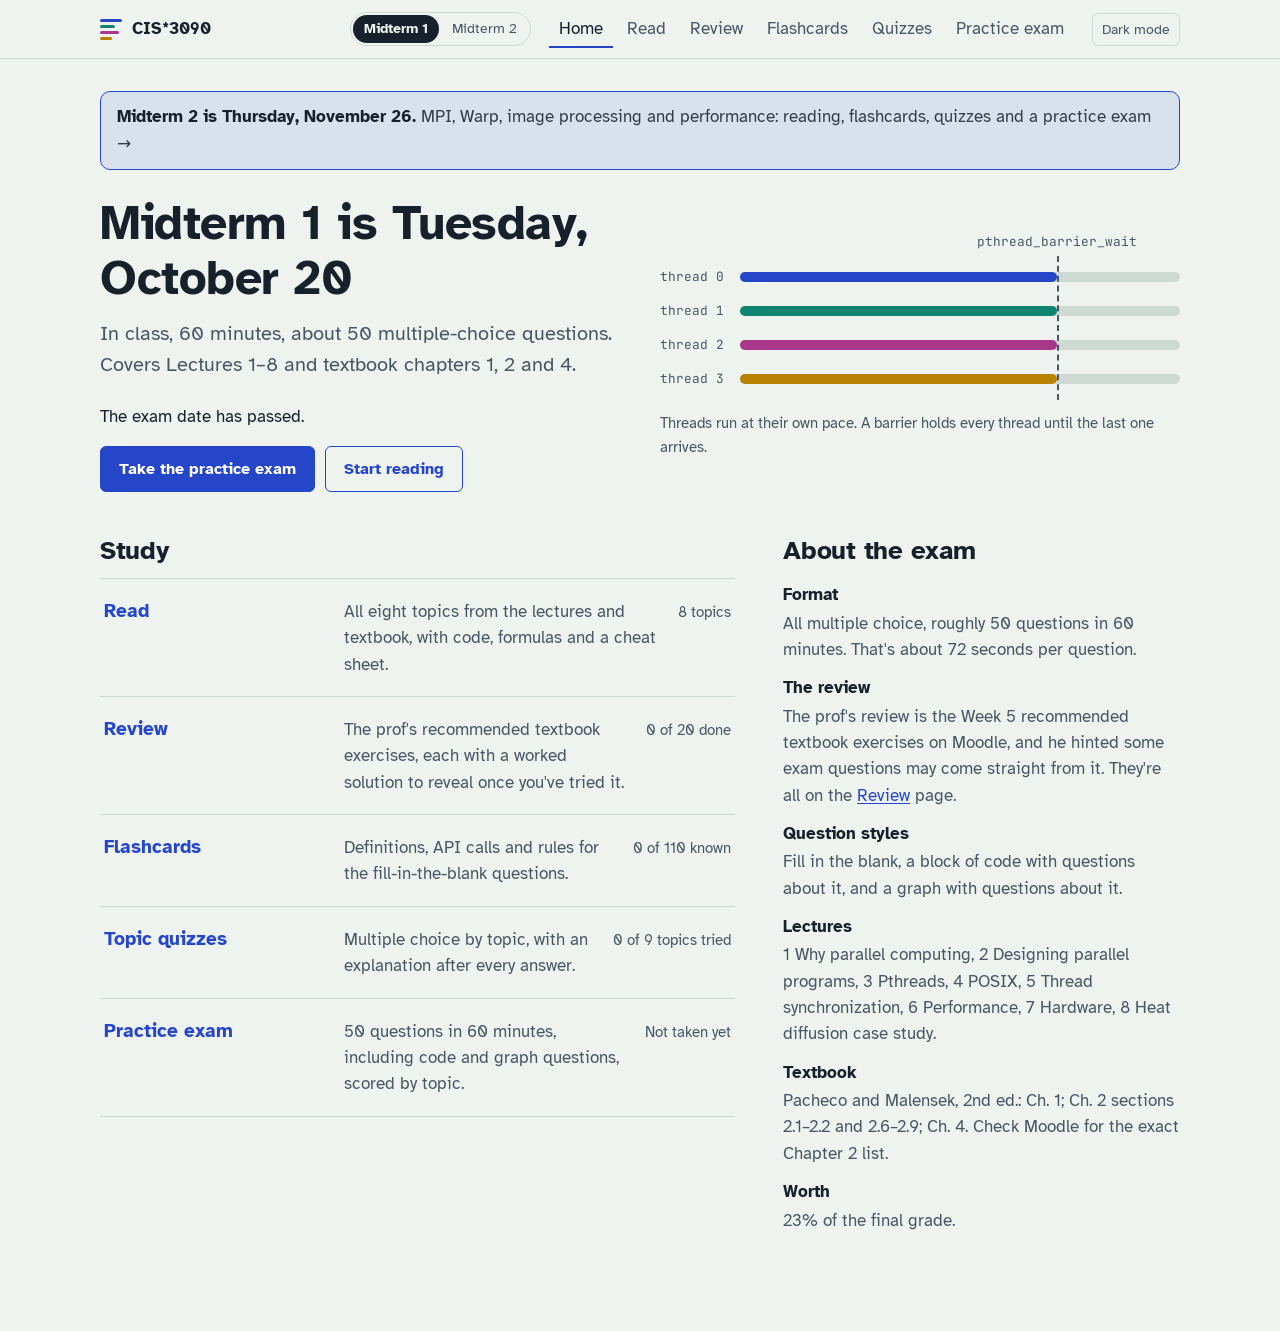
<file: index.html>
<!doctype html>
<html lang="en">
<head>
  <meta charset="utf-8">
  <meta name="viewport" content="width=device-width, initial-scale=1">
  <title>CIS*3090 Midterm 1 Study</title>
  <meta name="description" content="Reading, flashcards, topic quizzes and a timed practice exam for CIS*3090 Parallel Programming Midterm 1.">
  <link rel="preconnect" href="https://fonts.googleapis.com">
  <link rel="preconnect" href="https://fonts.gstatic.com" crossorigin>
  <link href="https://fonts.googleapis.com/css2?family=Atkinson+Hyperlegible:wght@400;700&family=JetBrains+Mono:wght@400;600&display=swap" rel="stylesheet">
  <link rel="stylesheet" href="assets/style.css">
  <link rel="icon" href="data:image/svg+xml,%3Csvg xmlns='http://www.w3.org/2000/svg' viewBox='0 0 16 16'%3E%3Crect y='1' width='16' height='2.5' rx='1' fill='%232546c9'/%3E%3Crect y='5' width='11' height='2.5' rx='1' fill='%230e8570'/%3E%3Crect y='9' width='14' height='2.5' rx='1' fill='%23a8378a'/%3E%3Crect y='13' width='8' height='2.5' rx='1' fill='%23b98200'/%3E%3C/svg%3E">
</head>
<body data-page="home">
  <header id="site-header"></header>
  <main>
    <a class="next-exam" href="m2/index.html"><strong>Midterm 2 is Thursday, November 26.</strong> <span>MPI, Warp, image processing and performance: reading, flashcards, quizzes and a practice exam →</span></a>
    <section class="hero">
      <div>
        <h1>Midterm 1 is Tuesday, October 20</h1>
        <p class="when">In class, 60 minutes, about 50 multiple-choice questions. Covers Lectures 1–8 and textbook chapters 1, 2 and 4.</p>
        <p class="countdown" id="countdown"></p>
        <div class="btn-row">
          <a class="btn" href="exam.html">Take the practice exam</a>
          <a class="btn secondary" href="read.html">Start reading</a>
        </div>
      </div>
      <figure class="lanes" aria-label="Four threads progress at different speeds and all stop at a barrier">
        <div class="lane-box">
          <span class="barrier-label" aria-hidden="true">pthread_barrier_wait</span>
          <div class="lane"><span class="lane-name">thread 0</span><div class="lane-track"><div class="lane-bar"></div></div></div>
          <div class="lane"><span class="lane-name">thread 1</span><div class="lane-track"><div class="lane-bar"></div></div></div>
          <div class="lane"><span class="lane-name">thread 2</span><div class="lane-track"><div class="lane-bar"></div></div></div>
          <div class="lane"><span class="lane-name">thread 3</span><div class="lane-track"><div class="lane-bar"></div></div></div>
          <div class="barrier-line" aria-hidden="true"></div>
        </div>
        <figcaption class="lanes-caption">Threads run at their own pace. A barrier holds every thread until the last one arrives.</figcaption>
      </figure>
    </section>

    <div class="home-grid">
      <section aria-labelledby="study-h">
        <h2 id="study-h" style="margin-top:0">Study</h2>
        <ul class="study-list">
          <li><a href="read.html"><span class="name">Read</span><span class="desc">All eight topics from the lectures and textbook, with code, formulas and a cheat sheet.</span><span class="stat" id="stat-read">8 topics</span></a></li>
          <li><a href="review.html"><span class="name">Review</span><span class="desc">The prof's recommended textbook exercises, each with a worked solution to reveal once you've tried it.</span><span class="stat" id="stat-review"></span></a></li>
          <li><a href="flashcards.html"><span class="name">Flashcards</span><span class="desc">Definitions, API calls and rules for the fill-in-the-blank questions.</span><span class="stat" id="stat-cards"></span></a></li>
          <li><a href="quiz.html"><span class="name">Topic quizzes</span><span class="desc">Multiple choice by topic, with an explanation after every answer.</span><span class="stat" id="stat-quiz"></span></a></li>
          <li><a href="exam.html"><span class="name">Practice exam</span><span class="desc">50 questions in 60 minutes, including code and graph questions, scored by topic.</span><span class="stat" id="stat-exam"></span></a></li>
        </ul>
      </section>

      <aside aria-labelledby="facts-h">
        <h2 id="facts-h" style="margin-top:0">About the exam</h2>
        <dl class="facts">
          <dt>Format</dt>
          <dd>All multiple choice, roughly 50 questions in 60 minutes. That's about 72 seconds per question.</dd>
          <dt>The review</dt>
          <dd>The prof's review is the Week 5 recommended textbook exercises on Moodle, and he hinted some exam questions may come straight from it. They're all on the <a href="review.html">Review</a> page.</dd>
          <dt>Question styles</dt>
          <dd>Fill in the blank, a block of code with questions about it, and a graph with questions about it.</dd>
          <dt>Lectures</dt>
          <dd>1 Why parallel computing, 2 Designing parallel programs, 3 Pthreads, 4 POSIX, 5 Thread synchronization, 6 Performance, 7 Hardware, 8 Heat diffusion case study.</dd>
          <dt>Textbook</dt>
          <dd>Pacheco and Malensek, 2nd ed.: Ch. 1; Ch. 2 sections 2.1–2.2 and 2.6–2.9; Ch. 4. Check Moodle for the exact Chapter 2 list.</dd>
          <dt>Worth</dt>
          <dd>23% of the final grade.</dd>
        </dl>
      </aside>
    </div>
  </main>

  <script src="assets/common.js"></script>
  <script src="data/flashcards.js"></script>
  <script src="data/bank.js"></script>
  <script src="data/review.js"></script>
  <script>
    (function () {
      const S = window.Study;
      const d = S.daysUntilExam();
      const cd = document.getElementById('countdown');
      if (d > 1) cd.innerHTML = '<strong>' + d + '</strong> days to go.';
      else if (d === 1) cd.innerHTML = '<strong>Tomorrow.</strong> Review the cheat sheet and sleep.';
      else if (d === 0) cd.innerHTML = '<strong>Today.</strong> Good luck.';
      else cd.textContent = 'The exam date has passed.';

      const known = S.store.get('cardsKnown', []);
      document.getElementById('stat-cards').textContent = known.length + ' of ' + window.FLASHCARDS.length + ' known';

      const rdone = S.store.get('reviewDone', []);
      document.getElementById('stat-review').textContent = rdone.length + ' of 20 done';

      const best = S.store.get('quizBest', {});
      const done = S.TOPIC_ORDER.filter(t => best[t]).length;
      document.getElementById('stat-quiz').textContent = done + ' of ' + S.TOPIC_ORDER.length + ' topics tried';

      const attempts = S.store.get('examAttempts', []);
      document.getElementById('stat-exam').textContent = attempts.length
        ? 'Best ' + Math.max.apply(null, attempts.map(a => Math.round(100 * a.score / a.total))) + '%'
        : 'Not taken yet';
    })();
  </script>
</body>
</html>
</file>
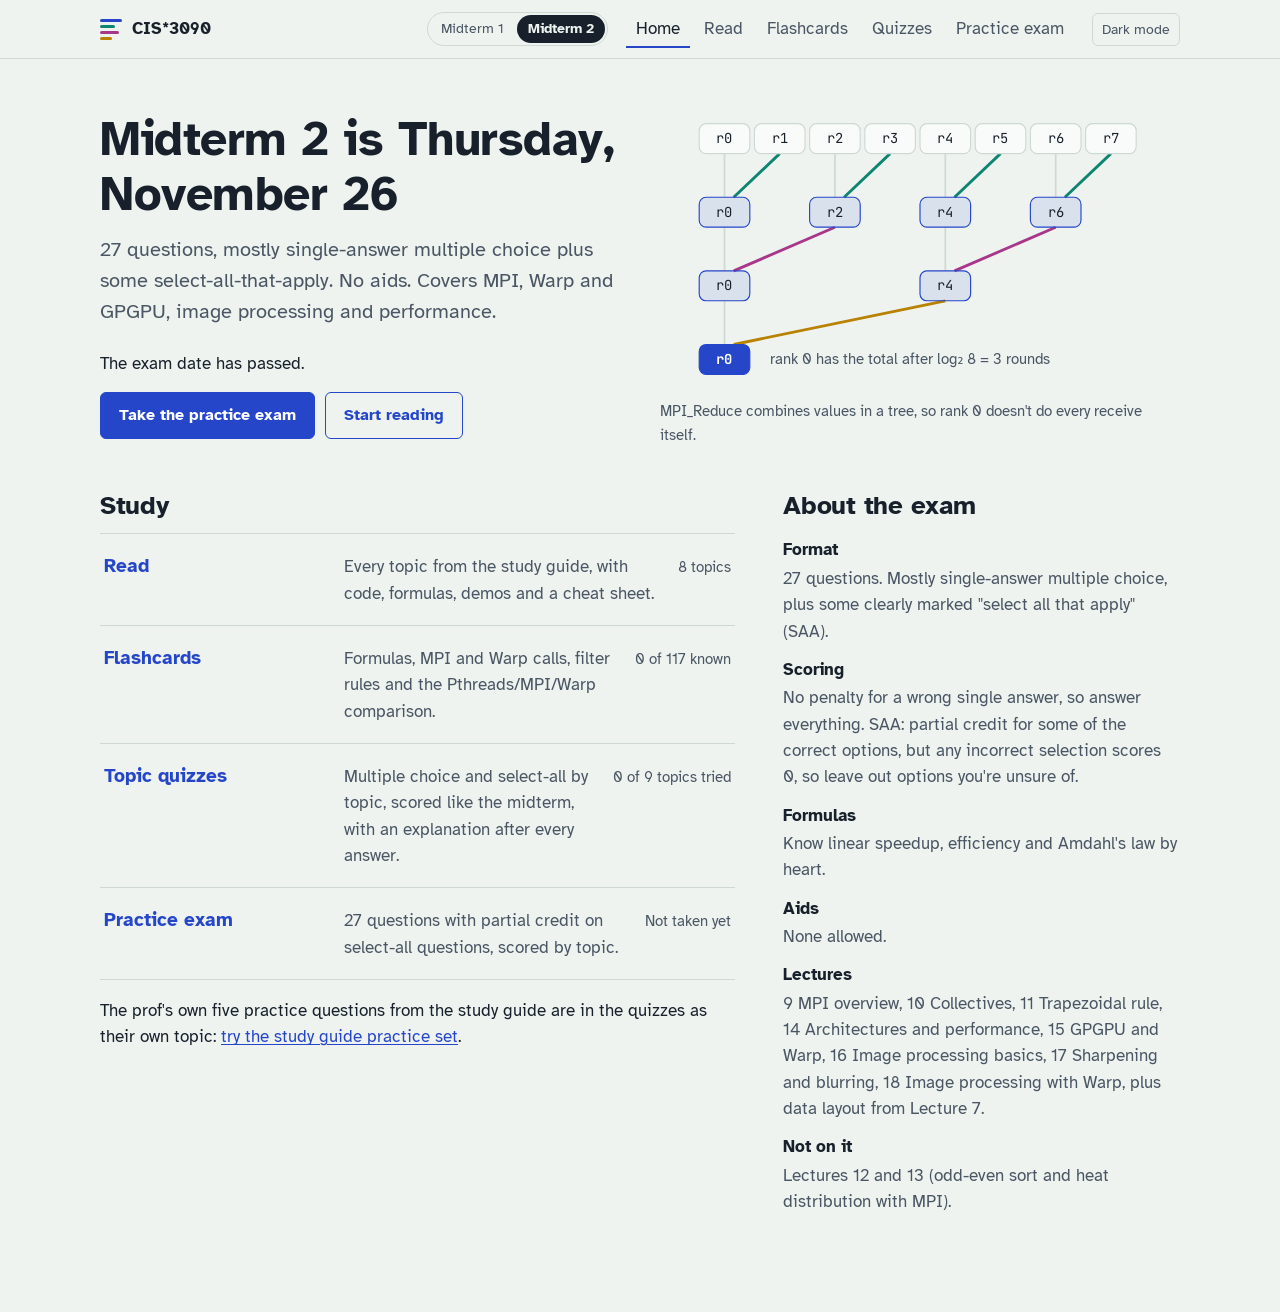
<file: m2/index.html>
<!doctype html>
<html lang="en" data-exam="mt2">
<head>
  <meta charset="utf-8">
  <meta name="viewport" content="width=device-width, initial-scale=1">
  <title>CIS*3090 Midterm 2 Study</title>
  <meta name="description" content="Reading, flashcards, topic quizzes and a timed practice exam for CIS*3090 Parallel Programming Midterm 2: MPI, Warp and image processing.">
  <link rel="preconnect" href="https://fonts.googleapis.com">
  <link rel="preconnect" href="https://fonts.gstatic.com" crossorigin>
  <link href="https://fonts.googleapis.com/css2?family=Atkinson+Hyperlegible:wght@400;700&family=JetBrains+Mono:wght@400;600&display=swap" rel="stylesheet">
  <link rel="stylesheet" href="../assets/style.css">
  <link rel="icon" href="data:image/svg+xml,%3Csvg xmlns='http://www.w3.org/2000/svg' viewBox='0 0 16 16'%3E%3Crect y='1' width='16' height='2.5' rx='1' fill='%232546c9'/%3E%3Crect y='5' width='11' height='2.5' rx='1' fill='%230e8570'/%3E%3Crect y='9' width='14' height='2.5' rx='1' fill='%23a8378a'/%3E%3Crect y='13' width='8' height='2.5' rx='1' fill='%23b98200'/%3E%3C/svg%3E">
</head>
<body data-page="home">
  <header id="site-header"></header>
  <main>
    <section class="hero">
      <div>
        <h1>Midterm 2 is Thursday, November 26</h1>
        <p class="when">27 questions, mostly single-answer multiple choice plus some select-all-that-apply. No aids. Covers MPI, Warp and GPGPU, image processing and performance.</p>
        <p class="countdown" id="countdown"></p>
        <div class="btn-row">
          <a class="btn" href="exam.html">Take the practice exam</a>
          <a class="btn secondary" href="read.html">Start reading</a>
        </div>
      </div>
      <figure class="tree-fig" aria-label="Eight MPI ranks combine their values in three rounds, ending on rank 0, as MPI_Reduce does">
        <svg viewBox="0 0 400 244" role="img" aria-hidden="true" font-family="var(--mono)" font-size="12"><line x1="30.0" y1="44" x2="30.0" y2="82" stroke="var(--rule)" stroke-width="1.5"/><line x1="78.0" y1="44" x2="38.0" y2="82" stroke="var(--t1)" stroke-width="2.5"/><line x1="126.0" y1="44" x2="126.0" y2="82" stroke="var(--rule)" stroke-width="1.5"/><line x1="174.0" y1="44" x2="134.0" y2="82" stroke="var(--t1)" stroke-width="2.5"/><line x1="222.0" y1="44" x2="222.0" y2="82" stroke="var(--rule)" stroke-width="1.5"/><line x1="270.0" y1="44" x2="230.0" y2="82" stroke="var(--t1)" stroke-width="2.5"/><line x1="318.0" y1="44" x2="318.0" y2="82" stroke="var(--rule)" stroke-width="1.5"/><line x1="366.0" y1="44" x2="326.0" y2="82" stroke="var(--t1)" stroke-width="2.5"/><line x1="30.0" y1="108" x2="30.0" y2="146" stroke="var(--rule)" stroke-width="1.5"/><line x1="126.0" y1="108" x2="38.0" y2="146" stroke="var(--t2)" stroke-width="2.5"/><line x1="222.0" y1="108" x2="222.0" y2="146" stroke="var(--rule)" stroke-width="1.5"/><line x1="318.0" y1="108" x2="230.0" y2="146" stroke="var(--t2)" stroke-width="2.5"/><line x1="30.0" y1="172" x2="30.0" y2="210" stroke="var(--rule)" stroke-width="1.5"/><line x1="222.0" y1="172" x2="38.0" y2="210" stroke="var(--t3)" stroke-width="2.5"/><rect x="8" y="18" width="44" height="26" rx="6" fill="var(--paper-2)" stroke="var(--rule)"/><rect x="56" y="18" width="44" height="26" rx="6" fill="var(--paper-2)" stroke="var(--rule)"/><rect x="104" y="18" width="44" height="26" rx="6" fill="var(--paper-2)" stroke="var(--rule)"/><rect x="152" y="18" width="44" height="26" rx="6" fill="var(--paper-2)" stroke="var(--rule)"/><rect x="200" y="18" width="44" height="26" rx="6" fill="var(--paper-2)" stroke="var(--rule)"/><rect x="248" y="18" width="44" height="26" rx="6" fill="var(--paper-2)" stroke="var(--rule)"/><rect x="296" y="18" width="44" height="26" rx="6" fill="var(--paper-2)" stroke="var(--rule)"/><rect x="344" y="18" width="44" height="26" rx="6" fill="var(--paper-2)" stroke="var(--rule)"/><rect x="8" y="82" width="44" height="26" rx="6" fill="var(--accent-soft)" stroke="var(--accent)"/><rect x="104" y="82" width="44" height="26" rx="6" fill="var(--accent-soft)" stroke="var(--accent)"/><rect x="200" y="82" width="44" height="26" rx="6" fill="var(--accent-soft)" stroke="var(--accent)"/><rect x="296" y="82" width="44" height="26" rx="6" fill="var(--accent-soft)" stroke="var(--accent)"/><rect x="8" y="146" width="44" height="26" rx="6" fill="var(--accent-soft)" stroke="var(--accent)"/><rect x="200" y="146" width="44" height="26" rx="6" fill="var(--accent-soft)" stroke="var(--accent)"/><rect x="8" y="210" width="44" height="26" rx="6" fill="var(--accent)" stroke="var(--accent)"/><text x="30.0" y="35" text-anchor="middle" fill="var(--ink)">r0</text><text x="78.0" y="35" text-anchor="middle" fill="var(--ink)">r1</text><text x="126.0" y="35" text-anchor="middle" fill="var(--ink)">r2</text><text x="174.0" y="35" text-anchor="middle" fill="var(--ink)">r3</text><text x="222.0" y="35" text-anchor="middle" fill="var(--ink)">r4</text><text x="270.0" y="35" text-anchor="middle" fill="var(--ink)">r5</text><text x="318.0" y="35" text-anchor="middle" fill="var(--ink)">r6</text><text x="366.0" y="35" text-anchor="middle" fill="var(--ink)">r7</text><text x="30.0" y="99" text-anchor="middle" fill="var(--ink)">r0</text><text x="126.0" y="99" text-anchor="middle" fill="var(--ink)">r2</text><text x="222.0" y="99" text-anchor="middle" fill="var(--ink)">r4</text><text x="318.0" y="99" text-anchor="middle" fill="var(--ink)">r6</text><text x="30.0" y="163" text-anchor="middle" fill="var(--ink)">r0</text><text x="222.0" y="163" text-anchor="middle" fill="var(--ink)">r4</text><text x="30.0" y="227" text-anchor="middle" fill="var(--accent-ink)" font-weight="700">r0</text><text x="70" y="227" fill="var(--ink-2)" font-family="var(--font)" font-size="13">rank 0 has the total after log₂ 8 = 3 rounds</text></svg>
        <figcaption class="lanes-caption">MPI_Reduce combines values in a tree, so rank 0 doesn't do every receive itself.</figcaption>
      </figure>
    </section>

    <div class="home-grid">
      <section aria-labelledby="study-h">
        <h2 id="study-h" style="margin-top:0">Study</h2>
        <ul class="study-list">
          <li><a href="read.html"><span class="name">Read</span><span class="desc">Every topic from the study guide, with code, formulas, demos and a cheat sheet.</span><span class="stat">8 topics</span></a></li>
          <li><a href="flashcards.html"><span class="name">Flashcards</span><span class="desc">Formulas, MPI and Warp calls, filter rules and the Pthreads/MPI/Warp comparison.</span><span class="stat" id="stat-cards"></span></a></li>
          <li><a href="quiz.html"><span class="name">Topic quizzes</span><span class="desc">Multiple choice and select-all by topic, scored like the midterm, with an explanation after every answer.</span><span class="stat" id="stat-quiz"></span></a></li>
          <li><a href="exam.html"><span class="name">Practice exam</span><span class="desc">27 questions with partial credit on select-all questions, scored by topic.</span><span class="stat" id="stat-exam"></span></a></li>
        </ul>
        <p style="margin-top:18px">The prof's own five practice questions from the study guide are in the quizzes as their own topic: <a href="quiz.html?topic=guide&amp;all=1">try the study guide practice set</a>.</p>
      </section>

      <aside aria-labelledby="facts-h">
        <h2 id="facts-h" style="margin-top:0">About the exam</h2>
        <dl class="facts">
          <dt>Format</dt>
          <dd>27 questions. Mostly single-answer multiple choice, plus some clearly marked "select all that apply" (SAA).</dd>
          <dt>Scoring</dt>
          <dd>No penalty for a wrong single answer, so answer everything. SAA: partial credit for some of the correct options, but any incorrect selection scores 0, so leave out options you're unsure of.</dd>
          <dt>Formulas</dt>
          <dd>Know linear speedup, efficiency and Amdahl's law by heart.</dd>
          <dt>Aids</dt>
          <dd>None allowed.</dd>
          <dt>Lectures</dt>
          <dd>9 MPI overview, 10 Collectives, 11 Trapezoidal rule, 14 Architectures and performance, 15 GPGPU and Warp, 16 Image processing basics, 17 Sharpening and blurring, 18 Image processing with Warp, plus data layout from Lecture 7.</dd>
          <dt>Not on it</dt>
          <dd>Lectures 12 and 13 (odd-even sort and heat distribution with MPI).</dd>
        </dl>
      </aside>
    </div>
  </main>

  <script src="../assets/common.js"></script>
  <script src="data/flashcards.js"></script>
  <script src="data/bank.js"></script>
  <script>
    (function () {
      const S = window.Study;
      const d = S.daysUntilExam();
      const cd = document.getElementById('countdown');
      if (d > 1) cd.innerHTML = '<strong>' + d + '</strong> days to go.';
      else if (d === 1) cd.innerHTML = '<strong>Tomorrow.</strong> Review the cheat sheet and sleep.';
      else if (d === 0) cd.innerHTML = '<strong>Today.</strong> Good luck.';
      else cd.textContent = 'The exam date has passed.';

      const known = S.store.get('cardsKnown', []);
      document.getElementById('stat-cards').textContent = known.length + ' of ' + window.FLASHCARDS.length + ' known';

      const best = S.store.get('quizBest', {});
      const done = S.TOPIC_ORDER.filter(t => best[t]).length;
      document.getElementById('stat-quiz').textContent = done + ' of ' + S.TOPIC_ORDER.length + ' topics tried';

      const attempts = S.store.get('examAttempts', []);
      document.getElementById('stat-exam').textContent = attempts.length
        ? 'Best ' + Math.max.apply(null, attempts.map(a => Math.round(100 * a.score / a.total))) + '%'
        : 'Not taken yet';
    })();
  </script>
</body>
</html>
</file>
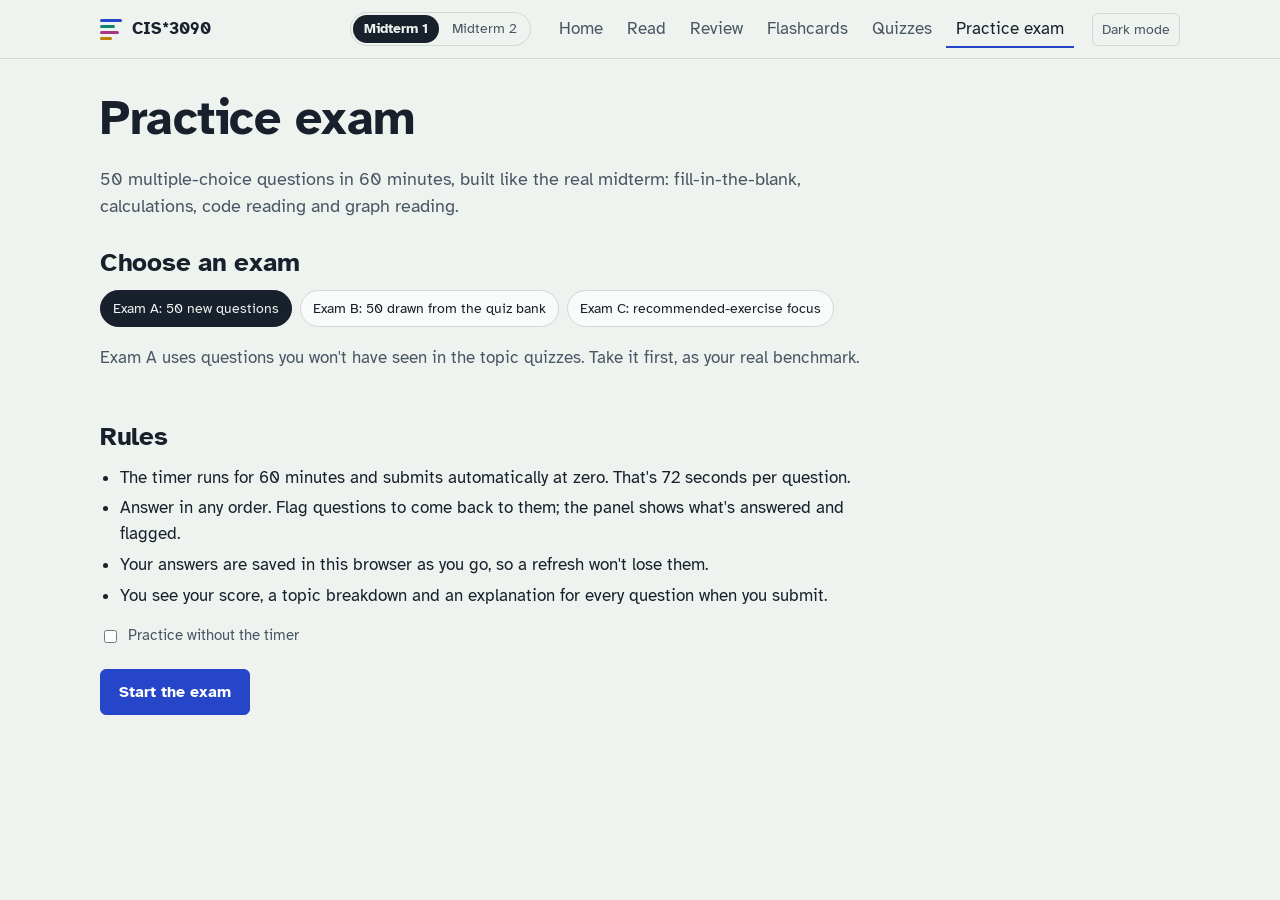
<file: exam.html>
<!doctype html>
<html lang="en">
<head>
  <meta charset="utf-8">
  <meta name="viewport" content="width=device-width, initial-scale=1">
  <title>Practice exam — CIS*3090 Midterm 1 Study</title>
  <link rel="preconnect" href="https://fonts.googleapis.com">
  <link rel="preconnect" href="https://fonts.gstatic.com" crossorigin>
  <link href="https://fonts.googleapis.com/css2?family=Atkinson+Hyperlegible:wght@400;700&family=JetBrains+Mono:wght@400;600&display=swap" rel="stylesheet">
  <link rel="stylesheet" href="assets/style.css">
</head>
<body data-page="exam">
  <header id="site-header"></header>
  <main>
    <!-- Start -->
    <div id="start" class="start-panel">
      <div class="page-head">
        <h1>Practice exam</h1>
        <p>50 multiple-choice questions in 60 minutes, built like the real midterm: fill-in-the-blank, calculations, code reading and graph reading.</p>
      </div>
      <h2 style="margin-top:0">Choose an exam</h2>
      <div class="chip-row" role="radiogroup" aria-label="Exam version" id="versions">
        <button class="chip" type="button" role="radio" data-v="A" aria-pressed="true" aria-checked="true">Exam A: 50 new questions</button>
        <button class="chip" type="button" role="radio" data-v="B" aria-pressed="false" aria-checked="false">Exam B: 50 drawn from the quiz bank</button>
        <button class="chip" type="button" role="radio" data-v="C" aria-pressed="false" aria-checked="false">Exam C: recommended-exercise focus</button>
      </div>
      <p class="muted" id="version-note">Exam A uses questions you won't have seen in the topic quizzes. Take it first, as your real benchmark.</p>
      <h2>Rules</h2>
      <ul class="rules">
        <li>The timer runs for 60 minutes and submits automatically at zero. That's 72 seconds per question.</li>
        <li>Answer in any order. Flag questions to come back to them; the panel shows what's answered and flagged.</li>
        <li>Your answers are saved in this browser as you go, so a refresh won't lose them.</li>
        <li>You see your score, a topic breakdown and an explanation for every question when you submit.</li>
      </ul>
      <p><label class="inline"><input type="checkbox" id="untimed"> Practice without the timer</label></p>
      <div class="btn-row" style="margin-top:18px">
        <button class="btn" type="button" id="begin">Start the exam</button>
        <button class="btn secondary" type="button" id="resume" hidden>Resume exam in progress</button>
      </div>
      <div id="history"></div>
    </div>

    <!-- In progress -->
    <div id="exam" hidden>
      <div class="exam-layout">
        <div id="questions"></div>
        <aside class="exam-side" id="side" aria-label="Exam progress">
          <div class="timer" id="timer" role="timer" aria-live="off">60:00</div>
          <div class="pace" id="pace"></div>
          <div class="btn-row" style="margin-bottom:8px">
            <button class="btn" type="button" id="submit">Submit exam</button>
            <button class="btn quiet grid-toggle" type="button" id="toggle-grid" aria-expanded="false">Questions</button>
          </div>
          <div class="qgrid" id="grid"></div>
          <div class="legend">
            <span><span class="kbd" style="background:var(--ink);color:var(--paper)">12</span> answered</span>
            <span><span class="kbd">12</span> not answered; a gold dot means flagged</span>
          </div>
        </aside>
      </div>
    </div>

    <!-- Results -->
    <div id="results" hidden>
      <div class="exam-layout">
        <div>
          <h1 id="res-title">Exam results</h1>
          <p class="score-big" id="res-score"></p>
          <p class="muted" id="res-sub"></p>
          <h2>By topic</h2>
          <div class="table-wrap"><table class="breakdown" id="by-topic"></table></div>
          <h2>By question type</h2>
          <div class="table-wrap"><table class="breakdown" id="by-kind"></table></div>
          <h2>Review</h2>
          <div class="chip-row" id="review-filter" role="group" aria-label="Show">
            <button class="chip" type="button" data-f="missed" aria-pressed="true">Missed</button>
            <button class="chip" type="button" data-f="flagged" aria-pressed="false">Flagged</button>
            <button class="chip" type="button" data-f="all" aria-pressed="false">All questions</button>
          </div>
          <div id="review"></div>
          <div class="btn-row" style="margin-top:20px">
            <button class="btn" type="button" id="new-exam">Take another exam</button>
            <a class="btn secondary" href="quiz.html">Practice weak topics</a>
          </div>
        </div>
        <aside class="exam-side">
          <div class="qgrid" id="res-grid" style="display:grid"></div>
          <div class="legend"><span>Green = correct, red = wrong or blank. Click a number to jump to it.</span></div>
        </aside>
      </div>
    </div>
  </main>

  <script src="assets/common.js"></script>
  <script src="data/bank.js"></script>
  <script src="data/review.js"></script>
  <script src="data/exam.js"></script>
  <script>
  (function () {
    const S = window.Study;
    const el = id => document.getElementById(id);
    const LETTERS = ['A', 'B', 'C', 'D'];
    const DURATION = 60 * 60 * 1000;
    const BY_ID = {};
    window.QUIZ_BANK.concat(window.EXAM_A).forEach(q => { BY_ID[q.id] = q; });

    let version = 'A', st = null, tick = null;

    /* ---------- start screen ---------- */
    el('versions').querySelectorAll('button').forEach(b => b.addEventListener('click', () => {
      version = b.dataset.v;
      el('versions').querySelectorAll('button').forEach(x => { x.setAttribute('aria-pressed', String(x === b)); x.setAttribute('aria-checked', String(x === b)); });
      el('version-note').textContent = version === 'A'
        ? 'Exam A uses questions you won\'t have seen in the topic quizzes. Take it first, as your real benchmark.'
        : version === 'C'
        ? 'Exam C has all 26 questions built from the prof\'s recommended exercises, plus 24 drawn from the other topics. The prof hinted some exam questions may come straight from that list.'
        : 'Exam B draws a fresh random 50 from the quiz bank each time, spread across all topics.';
    }));

    function buildExamC() {
      const review = window.REVIEW_BANK.slice();
      const others = S.shuffle(window.QUIZ_BANK.filter(q => q.topic !== 'review')).slice(0, 50 - review.length);
      return others.concat(review).sort((a, b) => S.TOPIC_ORDER.indexOf(a.topic) - S.TOPIC_ORDER.indexOf(b.topic));
    }

    function buildExamB() {
      const bank = window.QUIZ_BANK;
      const picked = [];
      S.TOPIC_ORDER.forEach(t => {
        const pool = S.shuffle(bank.filter(q => q.topic === t));
        picked.push.apply(picked, pool.slice(0, Math.round(50 * pool.length / bank.length)));
      });
      const rest = S.shuffle(bank.filter(q => picked.indexOf(q) < 0));
      while (picked.length < 50) picked.push(rest.shift());
      while (picked.length > 50) picked.pop();
      return picked.sort((a, b) => S.TOPIC_ORDER.indexOf(a.topic) - S.TOPIC_ORDER.indexOf(b.topic));
    }

    function begin() {
      const qs = version === 'A' ? window.EXAM_A.slice() : version === 'C' ? buildExamC() : buildExamB();
      const orders = {};
      qs.forEach(q => { orders[q.id] = S.optionOrder(q); });
      st = { version: version, ids: qs.map(q => q.id), orders: orders, answers: {}, flags: {}, start: Date.now(), timed: !el('untimed').checked };
      save();
      openExam();
    }

    function save() { S.store.set('examInProgress', st); }

    function showHistory() {
      const attempts = S.store.get('examAttempts', []);
      const inProgress = S.store.get('examInProgress', null);
      el('resume').hidden = !inProgress;
      if (!attempts.length) { el('history').innerHTML = ''; return; }
      el('history').innerHTML = '<h2>Past attempts</h2><div class="table-wrap"><table><thead><tr><th>Date</th><th>Exam</th><th>Score</th><th>Time used</th></tr></thead><tbody>' +
        attempts.slice().reverse().map(a => '<tr><td>' + new Date(a.when).toLocaleString() + '</td><td>' + a.version + '</td><td>' + a.score + ' / ' + a.total + ' (' + Math.round(100 * a.score / a.total) + '%)</td><td>' + fmtTime(a.used) + '</td></tr>').join('') +
        '</tbody></table></div>';
    }

    /* ---------- exam ---------- */
    function openExam() {
      el('start').hidden = true; el('results').hidden = true; el('exam').hidden = false;
      const qs = st.ids.map(id => BY_ID[id]);
      el('questions').innerHTML = qs.map((q, i) => {
        const ord = st.orders[q.id];
        return '<section class="exam-q" id="q-' + i + '">' +
          '<div class="q-meta"><span>Question ' + (i + 1) + ' of ' + qs.length + '</span><span>' + S.KIND_LABEL[q.kind] + '</span></div>' +
          S.stemHTML(q) +
          '<div class="options" role="radiogroup" aria-label="Question ' + (i + 1) + ' choices">' +
          ord.map((oi, k) => '<button class="option" type="button" role="radio" data-i="' + i + '" data-o="' + oi + '" aria-checked="' + (st.answers[q.id] === oi) + '"><span class="letter">' + LETTERS[k] + '</span><span>' + S.md(q.options[oi]) + '</span></button>').join('') +
          '</div><div class="btn-row"><button class="btn quiet flag-btn" type="button" data-i="' + i + '" aria-pressed="' + Boolean(st.flags[q.id]) + '">' + (st.flags[q.id] ? 'Flagged' : 'Flag for review') + '</button>' +
          '<button class="btn quiet clear-btn" type="button" data-i="' + i + '">Clear answer</button></div></section>';
      }).join('');

      el('questions').querySelectorAll('.option').forEach(b => b.addEventListener('click', () => {
        const i = Number(b.dataset.i), q = BY_ID[st.ids[i]];
        st.answers[q.id] = Number(b.dataset.o);
        b.parentElement.querySelectorAll('.option').forEach(x => x.setAttribute('aria-checked', String(x === b)));
        save(); updateGrid();
      }));
      el('questions').querySelectorAll('.flag-btn').forEach(b => b.addEventListener('click', () => {
        const q = BY_ID[st.ids[Number(b.dataset.i)]];
        st.flags[q.id] = !st.flags[q.id];
        b.setAttribute('aria-pressed', String(st.flags[q.id]));
        b.textContent = st.flags[q.id] ? 'Flagged' : 'Flag for review';
        save(); updateGrid();
      }));
      el('questions').querySelectorAll('.clear-btn').forEach(b => b.addEventListener('click', () => {
        const i = Number(b.dataset.i), q = BY_ID[st.ids[i]];
        delete st.answers[q.id];
        el('q-' + i).querySelectorAll('.option').forEach(x => x.setAttribute('aria-checked', 'false'));
        save(); updateGrid();
      }));

      el('grid').innerHTML = st.ids.map((id, i) => '<button type="button" data-i="' + i + '">' + (i + 1) + '</button>').join('');
      el('grid').querySelectorAll('button').forEach(b => b.addEventListener('click', () => jump(Number(b.dataset.i))));
      updateGrid();

      clearInterval(tick);
      if (st.timed) { tick = setInterval(updateTimer, 1000); updateTimer(); }
      else { el('timer').textContent = 'Untimed'; el('pace').textContent = ''; }
      window.scrollTo(0, 0);
    }

    function jump(i) {
      const target = el('q-' + i) || el('rq-' + i);
      if (target) target.scrollIntoView({ behavior: 'smooth', block: 'start' });
      el('side').classList.remove('open'); el('toggle-grid').setAttribute('aria-expanded', 'false');
    }

    function updateGrid() {
      const n = Object.keys(st.answers).length;
      el('grid').querySelectorAll('button').forEach((b, i) => {
        const id = st.ids[i];
        b.classList.toggle('answered', st.answers[id] !== undefined);
        b.classList.toggle('flagged', Boolean(st.flags[id]));
        b.setAttribute('aria-label', 'Question ' + (i + 1) + (st.answers[id] !== undefined ? ', answered' : ', not answered') + (st.flags[id] ? ', flagged' : ''));
      });
      el('submit').textContent = 'Submit exam (' + n + '/' + st.ids.length + ')';
      if (!st.timed) el('pace').textContent = n + ' of ' + st.ids.length + ' answered';
    }

    function fmtTime(ms) {
      const s = Math.max(0, Math.round(ms / 1000));
      return Math.floor(s / 60) + ':' + String(s % 60).padStart(2, '0');
    }

    function updateTimer() {
      const elapsed = Date.now() - st.start;
      const left = DURATION - elapsed;
      el('timer').textContent = fmtTime(left);
      el('timer').classList.toggle('low', left < 5 * 60 * 1000);
      const target = Math.min(st.ids.length, Math.floor(elapsed / 72000) + 1);
      const n = Object.keys(st.answers).length;
      el('pace').textContent = n + ' of ' + st.ids.length + ' answered. On a 72-second pace you\'d be at question ' + target + '.';
      if (left <= 0) { clearInterval(tick); submit(true); }
    }

    function submit(auto) {
      const blank = st.ids.length - Object.keys(st.answers).length;
      if (!auto && blank > 0 && !window.confirm(blank + ' question' + (blank === 1 ? ' is' : 's are') + ' unanswered. Submit anyway?')) return;
      clearInterval(tick);
      const qs = st.ids.map(id => BY_ID[id]);
      const score = qs.filter(q => st.answers[q.id] === q.answer).length;
      const used = Math.min(Date.now() - st.start, DURATION);
      const attempts = S.store.get('examAttempts', []);
      attempts.push({ when: Date.now(), version: st.version, score: score, total: qs.length, used: used });
      S.store.set('examAttempts', attempts);
      S.store.remove('examInProgress');
      showResults(qs, score, used, auto);
    }

    /* ---------- results ---------- */
    let reviewFilter = 'missed', lastQs = [];
    function showResults(qs, score, used, auto) {
      lastQs = qs;
      el('exam').hidden = true; el('results').hidden = false;
      const pct = Math.round(100 * score / qs.length);
      el('res-title').textContent = 'Exam ' + st.version + ' results';
      el('res-score').textContent = score + ' / ' + qs.length + ' (' + pct + '%)';
      el('res-sub').textContent = (auto ? 'Time ran out. ' : '') + (st.timed ? 'Time used: ' + fmtTime(used) + ' of 60:00.' : 'Untimed attempt.');

      function table(keys, keyOf, label) {
        const rows = keys.map(k => {
          const sub = qs.filter(q => keyOf(q) === k);
          if (!sub.length) return '';
          const right = sub.filter(q => st.answers[q.id] === q.answer).length;
          const p = Math.round(100 * right / sub.length);
          return '<tr><td>' + S.esc(label(k)) + '</td><td class="bar-cell"><div class="mini-bar"><span style="width:' + p + '%"></span></div></td><td>' + right + ' / ' + sub.length + '</td></tr>';
        }).join('');
        return '<thead><tr><th>Area</th><th class="bar-cell">Score</th><th>Correct</th></tr></thead><tbody>' + rows + '</tbody>';
      }
      el('by-topic').innerHTML = table(S.TOPIC_ORDER, q => q.topic, k => S.TOPICS[k]);
      el('by-kind').innerHTML = table(['concept', 'calc', 'code', 'graph'], q => q.kind, k => S.KIND_LABEL[k]);

      el('res-grid').innerHTML = qs.map((q, i) => '<button type="button" data-i="' + i + '" class="' + (st.answers[q.id] === q.answer ? 'right' : 'miss') + '">' + (i + 1) + '</button>').join('');
      el('res-grid').querySelectorAll('button').forEach(b => b.addEventListener('click', () => {
        if (reviewFilter !== 'all') setFilter('all');
        jump(Number(b.dataset.i));
      }));
      renderReview();
      window.scrollTo(0, 0);
    }

    function setFilter(f) {
      reviewFilter = f;
      el('review-filter').querySelectorAll('button').forEach(x => x.setAttribute('aria-pressed', String(x.dataset.f === f)));
      renderReview();
    }
    el('review-filter').querySelectorAll('button').forEach(b => b.addEventListener('click', () => setFilter(b.dataset.f)));

    function renderReview() {
      const items = lastQs.map((q, i) => ({ q: q, i: i })).filter(o => {
        const ok = st.answers[o.q.id] === o.q.answer;
        return reviewFilter === 'all' || (reviewFilter === 'missed' && !ok) || (reviewFilter === 'flagged' && st.flags[o.q.id]);
      });
      if (!items.length) {
        el('review').innerHTML = '<p>' + (reviewFilter === 'missed' ? 'You missed nothing.' : 'You didn\'t flag any questions.') + '</p>';
        return;
      }
      el('review').innerHTML = items.map(o => {
        const q = o.q, ord = st.orders[q.id], mine = st.answers[q.id], ok = mine === q.answer;
        return '<section class="exam-q" id="rq-' + o.i + '"><div class="q-meta"><span>Question ' + (o.i + 1) + '</span><span>' + S.TOPICS[q.topic] + '</span><span>' + S.KIND_LABEL[q.kind] + '</span></div>' +
          S.stemHTML(q) + '<div class="options">' +
          ord.map((oi, k) => '<div class="option' + (oi === q.answer ? ' correct' : (oi === mine ? ' wrong' : '')) + '"><span class="letter">' + LETTERS[k] + '</span><span>' + S.md(q.options[oi]) + '</span></div>').join('') +
          '</div><div class="feedback ' + (ok ? 'ok' : 'no') + '"><strong>' + (ok ? 'Correct.' : (mine === undefined ? 'Not answered.' : 'Incorrect.')) + '</strong>' + S.md(q.why) + '</div></section>';
      }).join('');
    }

    /* ---------- wiring ---------- */
    el('begin').addEventListener('click', () => {
      if (S.store.get('examInProgress', null) && !window.confirm('Start a new exam? Your exam in progress will be discarded.')) return;
      begin();
    });
    el('resume').addEventListener('click', () => {
      st = S.store.get('examInProgress', null);
      if (!st || !st.ids.every(id => BY_ID[id])) { S.store.remove('examInProgress'); showHistory(); return; }
      if (st.timed && Date.now() - st.start >= DURATION) { openExam(); submit(true); return; }
      openExam();
    });
    el('submit').addEventListener('click', () => submit(false));
    el('toggle-grid').addEventListener('click', () => {
      const open = el('side').classList.toggle('open');
      el('toggle-grid').setAttribute('aria-expanded', String(open));
    });
    el('new-exam').addEventListener('click', () => {
      el('results').hidden = true; el('start').hidden = false; showHistory(); window.scrollTo(0, 0);
    });

    showHistory();
  })();
  </script>
</body>
</html>
</file>
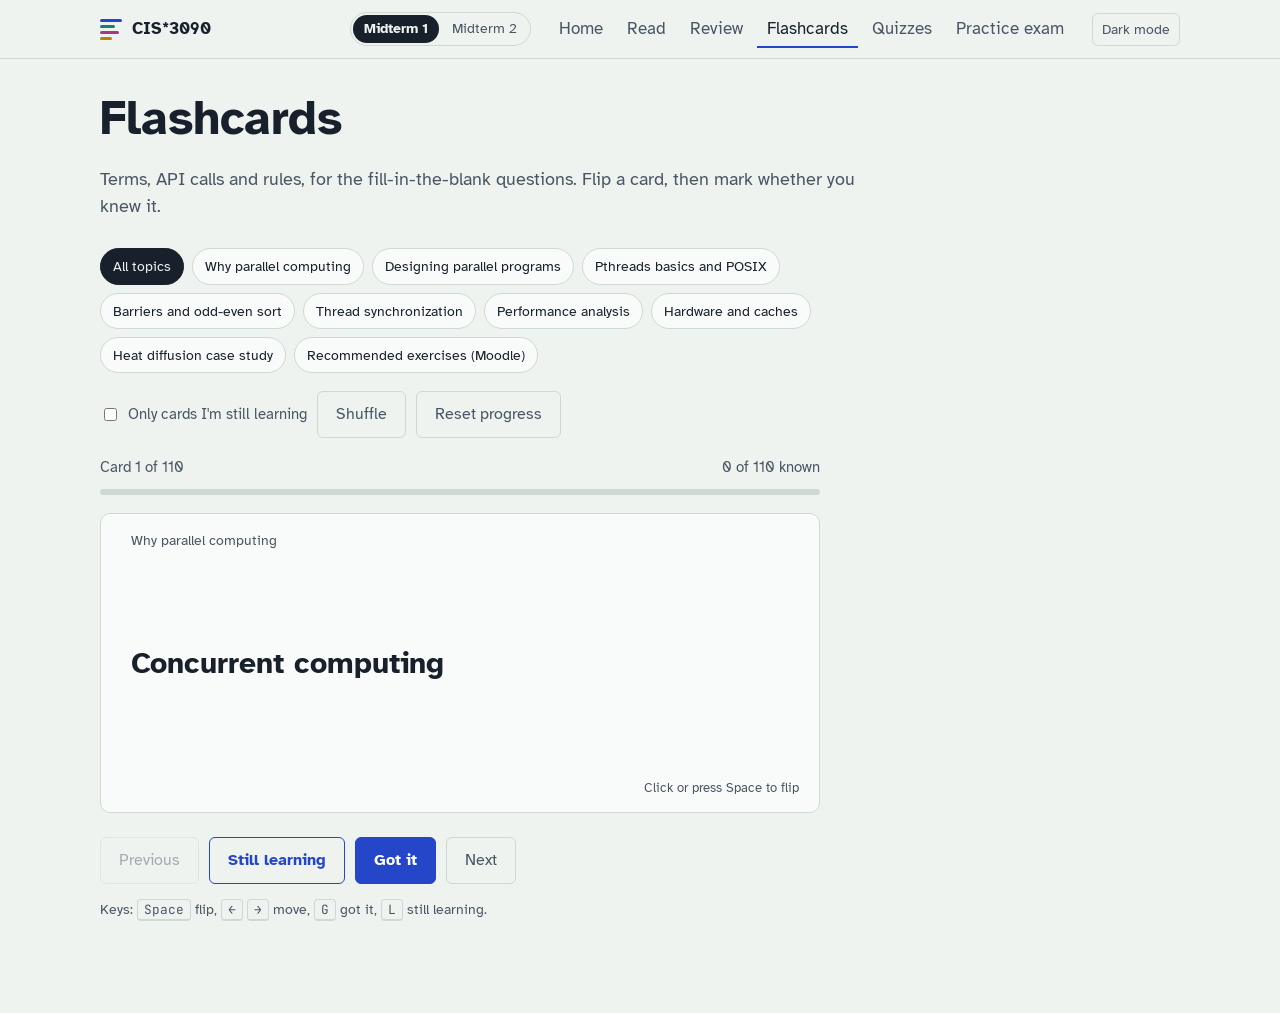
<file: flashcards.html>
<!doctype html>
<html lang="en">
<head>
  <meta charset="utf-8">
  <meta name="viewport" content="width=device-width, initial-scale=1">
  <title>Flashcards — CIS*3090 Midterm 1 Study</title>
  <link rel="preconnect" href="https://fonts.googleapis.com">
  <link rel="preconnect" href="https://fonts.gstatic.com" crossorigin>
  <link href="https://fonts.googleapis.com/css2?family=Atkinson+Hyperlegible:wght@400;700&family=JetBrains+Mono:wght@400;600&display=swap" rel="stylesheet">
  <link rel="stylesheet" href="assets/style.css">
</head>
<body data-page="flashcards">
  <header id="site-header"></header>
  <main>
    <div class="page-head">
      <h1>Flashcards</h1>
      <p>Terms, API calls and rules, for the fill-in-the-blank questions. Flip a card, then mark whether you knew it.</p>
    </div>

    <div class="fc-wrap">
      <div class="chip-row" id="topics" role="group" aria-label="Topic"></div>
      <div class="btn-row" style="margin-bottom:18px">
        <label class="inline"><input type="checkbox" id="learning-only"> Only cards I'm still learning</label>
        <button class="btn quiet" type="button" id="shuffle">Shuffle</button>
        <button class="btn quiet" type="button" id="reset">Reset progress</button>
      </div>

      <div class="fc-meta"><span id="position"></span><span id="known-count"></span></div>
      <div class="fc-progress" aria-hidden="true"><span id="known-bar"></span></div>

      <div id="stage">
        <div class="card-stage">
          <button class="flashcard" id="card" type="button" aria-live="polite">
            <div class="face front"><span class="topic-tag" id="front-topic"></span><div class="text" id="front-text"></div><span class="hint">Click or press Space to flip</span></div>
            <div class="face back"><span class="topic-tag" id="back-topic"></span><div class="text" id="back-text"></div></div>
          </button>
        </div>
        <div class="btn-row">
          <button class="btn quiet" type="button" id="prev">Previous</button>
          <button class="btn secondary" type="button" id="again">Still learning</button>
          <button class="btn" type="button" id="got">Got it</button>
          <button class="btn quiet" type="button" id="next">Next</button>
        </div>
        <p class="muted" style="margin-top:14px;font-size:0.9rem">Keys: <span class="kbd">Space</span> flip, <span class="kbd">←</span> <span class="kbd">→</span> move, <span class="kbd">G</span> got it, <span class="kbd">L</span> still learning.</p>
      </div>
      <div id="empty" hidden>
        <p class="lead"><strong>You know every card in this set.</strong></p>
        <p>Turn off "Only cards I'm still learning" to review them all, or pick another topic.</p>
      </div>
    </div>
  </main>

  <script src="assets/common.js"></script>
  <script src="data/flashcards.js"></script>
  <script>
  (function () {
    const S = window.Study;
    const ALL = window.FLASHCARDS.map((c, i) => Object.assign({ key: c.topic + ':' + c.front }, c));
    let known = new Set(S.store.get('cardsKnown', []));
    let topic = 'all', learningOnly = false, deck = [], pos = 0;

    const el = id => document.getElementById(id);
    const card = el('card');

    function saveKnown() { S.store.set('cardsKnown', Array.from(known)); }

    function buildTopics() {
      const host = el('topics');
      const opts = [['all', 'All topics']].concat(S.TOPIC_ORDER.filter(t => ALL.some(c => c.topic === t)).map(t => [t, S.TOPICS[t]]));
      host.innerHTML = opts.map(o => '<button class="chip" type="button" data-topic="' + o[0] + '" aria-pressed="' + (o[0] === topic) + '">' + S.esc(o[1]) + '</button>').join('');
      host.querySelectorAll('button').forEach(b => b.addEventListener('click', () => {
        topic = b.dataset.topic;
        host.querySelectorAll('button').forEach(x => x.setAttribute('aria-pressed', String(x === b)));
        buildDeck(false);
      }));
    }

    function buildDeck(shuffled) {
      let cards = ALL.filter(c => topic === 'all' || c.topic === topic);
      if (learningOnly) cards = cards.filter(c => !known.has(c.key));
      deck = shuffled ? S.shuffle(cards) : cards;
      pos = 0;
      render();
    }

    function render() {
      const inTopic = ALL.filter(c => topic === 'all' || c.topic === topic);
      const k = inTopic.filter(c => known.has(c.key)).length;
      el('known-count').textContent = k + ' of ' + inTopic.length + ' known';
      el('known-bar').style.width = (inTopic.length ? (100 * k / inTopic.length) : 0) + '%';
      if (!deck.length) {
        el('stage').hidden = true; el('empty').hidden = false; el('position').textContent = '';
        return;
      }
      el('stage').hidden = false; el('empty').hidden = true;
      const c = deck[pos];
      card.classList.remove('flipped');
      el('front-text').innerHTML = S.md(c.front);
      el('back-text').innerHTML = S.md(c.back);
      const t = S.TOPICS[c.topic] + (known.has(c.key) ? ', marked known' : '');
      el('front-topic').textContent = t; el('back-topic').textContent = t;
      el('position').textContent = 'Card ' + (pos + 1) + ' of ' + deck.length;
      el('prev').disabled = pos === 0;
    }

    function flip() { card.classList.toggle('flipped'); }
    function move(d) {
      if (!deck.length) return;
      pos = Math.min(Math.max(pos + d, 0), deck.length - 1);
      render();
    }
    function mark(isKnown) {
      if (!deck.length) return;
      const c = deck[pos];
      if (isKnown) known.add(c.key); else known.delete(c.key);
      saveKnown();
      if (learningOnly && isKnown) {
        deck.splice(pos, 1);
        if (pos >= deck.length) pos = Math.max(0, deck.length - 1);
        render();
      } else if (pos < deck.length - 1) { move(1); } else { render(); }
    }

    card.addEventListener('click', flip);
    el('prev').addEventListener('click', () => move(-1));
    el('next').addEventListener('click', () => move(1));
    el('got').addEventListener('click', () => mark(true));
    el('again').addEventListener('click', () => mark(false));
    el('shuffle').addEventListener('click', () => buildDeck(true));
    el('learning-only').addEventListener('change', e => { learningOnly = e.target.checked; buildDeck(false); });
    el('reset').addEventListener('click', () => {
      if (!window.confirm('Mark every card as still learning?')) return;
      known = new Set(); saveKnown(); buildDeck(false);
    });
    document.addEventListener('keydown', e => {
      if (e.target.closest && e.target.closest('input, select, textarea')) return;
      if (e.key === ' ' || e.key === 'Enter') { if (e.target === card || e.target === document.body) { e.preventDefault(); flip(); } }
      else if (e.key === 'ArrowRight') move(1);
      else if (e.key === 'ArrowLeft') move(-1);
      else if (e.key === 'g' || e.key === 'G') mark(true);
      else if (e.key === 'l' || e.key === 'L') mark(false);
    });

    buildTopics();
    buildDeck(false);
  })();
  </script>
</body>
</html>
</file>
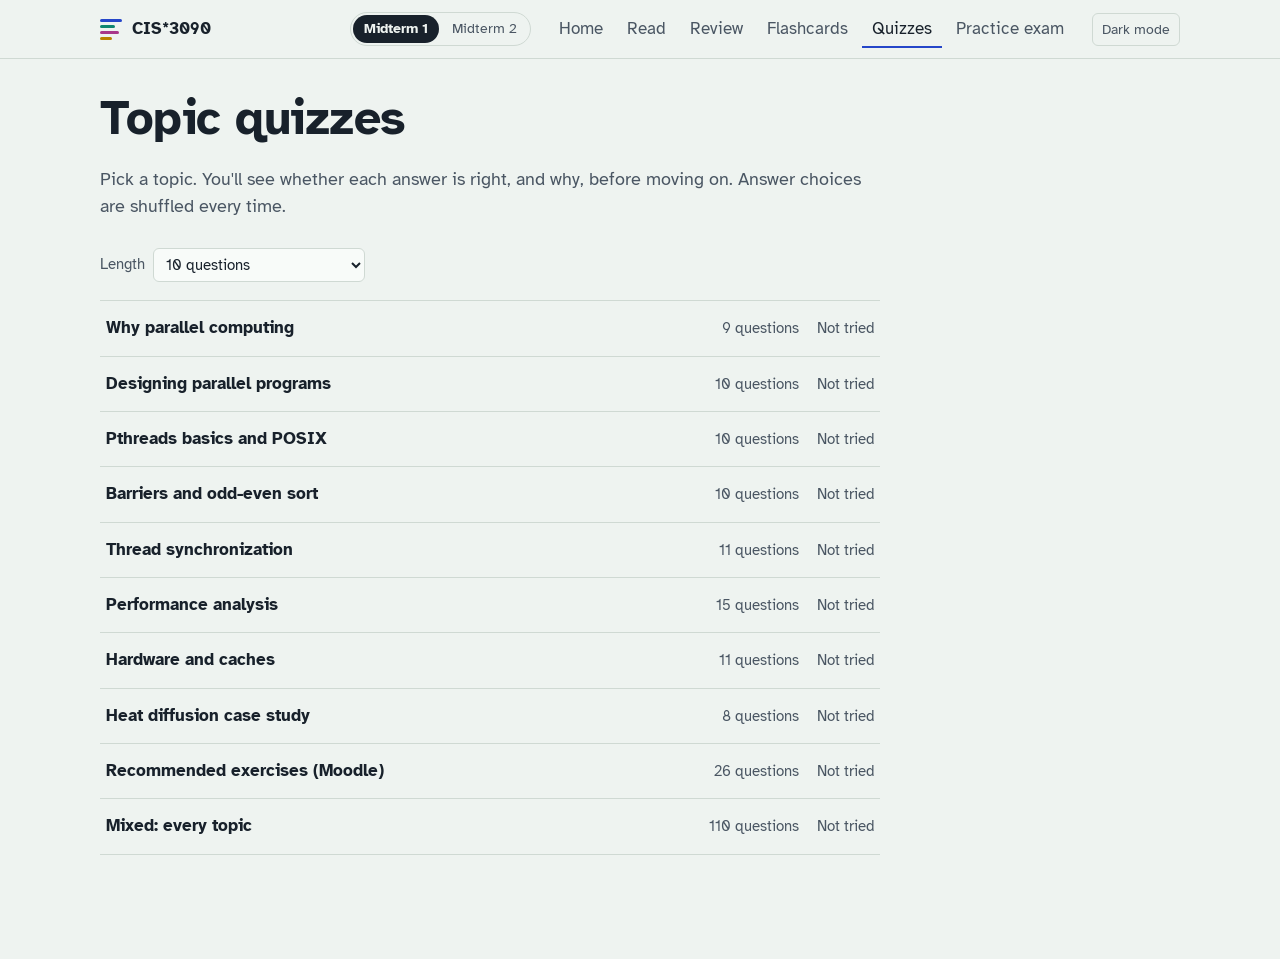
<file: quiz.html>
<!doctype html>
<html lang="en">
<head>
  <meta charset="utf-8">
  <meta name="viewport" content="width=device-width, initial-scale=1">
  <title>Quizzes — CIS*3090 Midterm 1 Study</title>
  <link rel="preconnect" href="https://fonts.googleapis.com">
  <link rel="preconnect" href="https://fonts.gstatic.com" crossorigin>
  <link href="https://fonts.googleapis.com/css2?family=Atkinson+Hyperlegible:wght@400;700&family=JetBrains+Mono:wght@400;600&display=swap" rel="stylesheet">
  <link rel="stylesheet" href="assets/style.css">
</head>
<body data-page="quiz">
  <header id="site-header"></header>
  <main>
    <div id="picker">
      <div class="page-head">
        <h1>Topic quizzes</h1>
        <p>Pick a topic. You'll see whether each answer is right, and why, before moving on. Answer choices are shuffled every time.</p>
      </div>
      <div class="btn-row" style="margin-bottom:18px">
        <label class="inline">Length
          <select id="length">
            <option value="10">10 questions</option>
            <option value="all">Every question in the topic</option>
          </select>
        </label>
      </div>
      <ul class="topic-picker" id="topic-list"></ul>
    </div>

    <div id="runner" hidden>
      <div class="qcard">
        <div class="progress-line" aria-hidden="true"><span id="bar"></span></div>
        <div class="q-meta"><span id="q-pos"></span><span id="q-topic"></span><span id="q-kind"></span></div>
        <div id="stem"></div>
        <div class="options" id="options" role="group" aria-label="Answer choices"></div>
        <div id="feedback"></div>
        <div class="btn-row">
          <button class="btn" type="button" id="next" hidden>Next question</button>
          <button class="btn quiet" type="button" id="quit">End quiz</button>
        </div>
        <p class="muted" style="margin-top:14px;font-size:0.9rem">Keys: <span class="kbd">A</span>–<span class="kbd">D</span> or <span class="kbd">1</span>–<span class="kbd">4</span> to answer, <span class="kbd">Enter</span> for the next question.</p>
      </div>
    </div>

    <div id="results" hidden>
      <div class="qcard">
        <h1 id="r-title">Quiz complete</h1>
        <p class="score-big" id="r-score"></p>
        <p class="muted" id="r-sub"></p>
        <div class="btn-row" style="margin:18px 0 30px">
          <button class="btn" type="button" id="retry-missed">Retry the ones I missed</button>
          <button class="btn secondary" type="button" id="again">New quiz on this topic</button>
          <button class="btn quiet" type="button" id="back">All topics</button>
        </div>
        <div id="review"></div>
      </div>
    </div>
  </main>

  <script src="assets/common.js"></script>
  <script src="data/bank.js"></script>
  <script src="data/review.js"></script>
  <script>
  (function () {
    const S = window.Study;
    const BANK = window.QUIZ_BANK;
    const el = id => document.getElementById(id);
    const LETTERS = ['A', 'B', 'C', 'D'];

    let topic = null, list = [], idx = 0, order = [], answered = false, results = [];

    function bestMap() { return S.store.get('quizBest', {}); }

    function buildPicker() {
      const best = bestMap();
      const rows = S.TOPIC_ORDER.map(t => {
        const n = BANK.filter(q => q.topic === t).length;
        const b = best[t];
        return '<li><button type="button" data-topic="' + t + '"><span class="t-name">' + S.esc(S.TOPICS[t]) + '</span>' +
          '<span class="t-count">' + n + ' questions</span>' +
          '<span class="t-best">' + (b ? 'Best ' + b.pct + '%' : 'Not tried') + '</span></button></li>';
      });
      const bm = best.mixed;
      rows.push('<li><button type="button" data-topic="mixed"><span class="t-name">Mixed: every topic</span>' +
        '<span class="t-count">' + BANK.length + ' questions</span>' +
        '<span class="t-best">' + (bm ? 'Best ' + bm.pct + '%' : 'Not tried') + '</span></button></li>');
      el('topic-list').innerHTML = rows.join('');
      el('topic-list').querySelectorAll('button').forEach(b => b.addEventListener('click', () => start(b.dataset.topic)));
    }

    function start(t, questions) {
      topic = t;
      if (questions) list = questions;
      else {
        const pool = t === 'mixed' ? BANK : BANK.filter(q => q.topic === t);
        const len = el('length').value === 'all' ? pool.length : Math.min(t === 'mixed' ? 20 : 10, pool.length);
        list = S.shuffle(pool).slice(0, len);
      }
      idx = 0; results = [];
      el('picker').hidden = true; el('results').hidden = true; el('runner').hidden = false;
      show();
      window.scrollTo(0, 0);
    }

    function show() {
      const q = list[idx];
      order = S.optionOrder(q);
      answered = false;
      el('bar').style.width = (100 * idx / list.length) + '%';
      el('q-pos').textContent = 'Question ' + (idx + 1) + ' of ' + list.length;
      el('q-topic').textContent = S.TOPICS[q.topic];
      el('q-kind').textContent = S.KIND_LABEL[q.kind];
      el('stem').innerHTML = S.stemHTML(q);
      el('options').innerHTML = order.map((oi, k) =>
        '<button class="option" type="button" data-k="' + k + '"><span class="letter">' + LETTERS[k] + '</span><span>' + S.md(q.options[oi]) + '</span></button>').join('');
      el('options').querySelectorAll('.option').forEach(b => b.addEventListener('click', () => answer(Number(b.dataset.k))));
      el('feedback').innerHTML = '';
      el('next').hidden = true;
    }

    function answer(k) {
      if (answered) return;
      answered = true;
      const q = list[idx];
      const chosen = order[k];
      const ok = chosen === q.answer;
      results.push({ q: q, chosen: chosen, ok: ok });
      const btns = el('options').querySelectorAll('.option');
      btns.forEach((b, j) => {
        b.disabled = true;
        if (order[j] === q.answer) b.classList.add('correct');
        else if (j === k) b.classList.add('wrong');
      });
      const correctLetter = LETTERS[order.indexOf(q.answer)];
      el('feedback').innerHTML = '<div class="feedback ' + (ok ? 'ok' : 'no') + '" role="status"><strong>' +
        (ok ? 'Correct.' : 'Not quite. The answer is ' + correctLetter + '.') + '</strong>' + S.md(q.why) + '</div>';
      el('next').hidden = false;
      el('next').textContent = idx === list.length - 1 ? 'See results' : 'Next question';
      el('next').focus();
    }

    function next() {
      if (!answered) return;
      if (idx < list.length - 1) { idx++; show(); window.scrollTo(0, 0); }
      else finish();
    }

    function finish() {
      el('runner').hidden = true; el('results').hidden = false;
      const score = results.filter(r => r.ok).length;
      const pct = Math.round(100 * score / results.length);
      el('r-score').textContent = score + ' / ' + results.length;
      el('r-title').textContent = (topic === 'mixed' ? 'Mixed quiz' : S.TOPICS[topic]) + ' complete';
      el('r-sub').textContent = pct + '%' + (pct >= 80 ? '. Solid — try the practice exam next.' : '. Reread this topic, then retry the ones you missed.');
      const best = bestMap();
      if (!best[topic] || pct > best[topic].pct) { best[topic] = { score: score, total: results.length, pct: pct }; S.store.set('quizBest', best); }
      const missed = results.filter(r => !r.ok);
      el('retry-missed').hidden = missed.length === 0;
      el('review').innerHTML = missed.length
        ? '<h2>Review what you missed</h2>' + missed.map(r =>
            '<div class="exam-q">' + S.stemHTML(r.q) +
            '<p><strong>Your answer:</strong> ' + S.md(r.q.options[r.chosen]) + '<br><strong>Correct:</strong> ' + S.md(r.q.options[r.q.answer]) + '</p>' +
            '<div class="feedback ok">' + S.md(r.q.why) + '</div></div>').join('')
        : '<p>No misses. Nice work.</p>';
      window.scrollTo(0, 0);
    }

    el('next').addEventListener('click', next);
    el('quit').addEventListener('click', () => { if (results.length) finish(); else back(); });
    function back() { el('runner').hidden = true; el('results').hidden = true; el('picker').hidden = false; buildPicker(); window.scrollTo(0, 0); }
    el('back').addEventListener('click', back);
    el('again').addEventListener('click', () => start(topic));
    el('retry-missed').addEventListener('click', () => start(topic, S.shuffle(results.filter(r => !r.ok).map(r => r.q))));

    document.addEventListener('keydown', e => {
      if (el('runner').hidden) return;
      if (e.target.closest && e.target.closest('select, input')) return;
      const key = e.key.toUpperCase();
      const k = LETTERS.indexOf(key) >= 0 ? LETTERS.indexOf(key) : ['1', '2', '3', '4'].indexOf(e.key);
      if (k >= 0 && !answered) { e.preventDefault(); answer(k); }
      else if (e.key === 'Enter' && answered && document.activeElement !== el('next')) { e.preventDefault(); next(); }
    });

    buildPicker();
    const want = new URLSearchParams(window.location.search).get('topic');
    if (want && (want === 'mixed' || S.TOPICS[want])) {
      if (new URLSearchParams(window.location.search).get('all')) el('length').value = 'all';
      start(want);
    }
  })();
  </script>
</body>
</html>
</file>
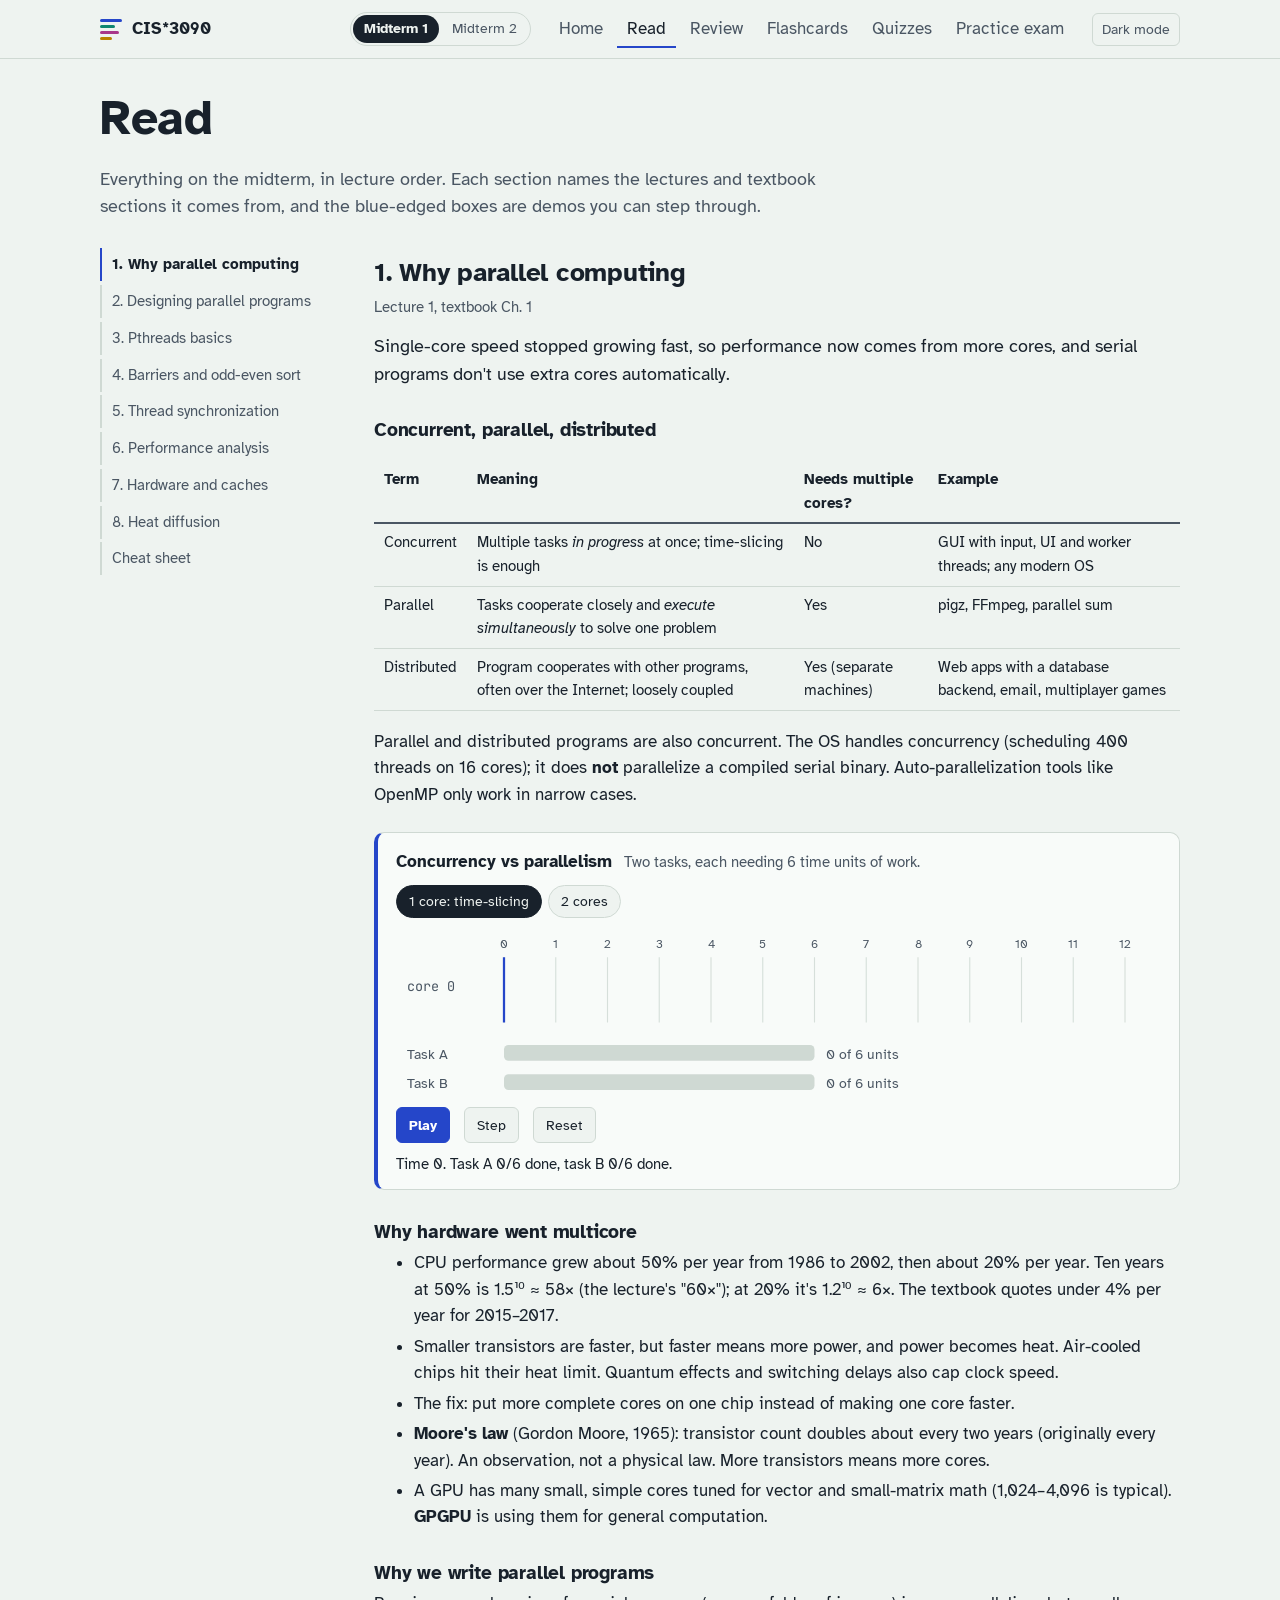
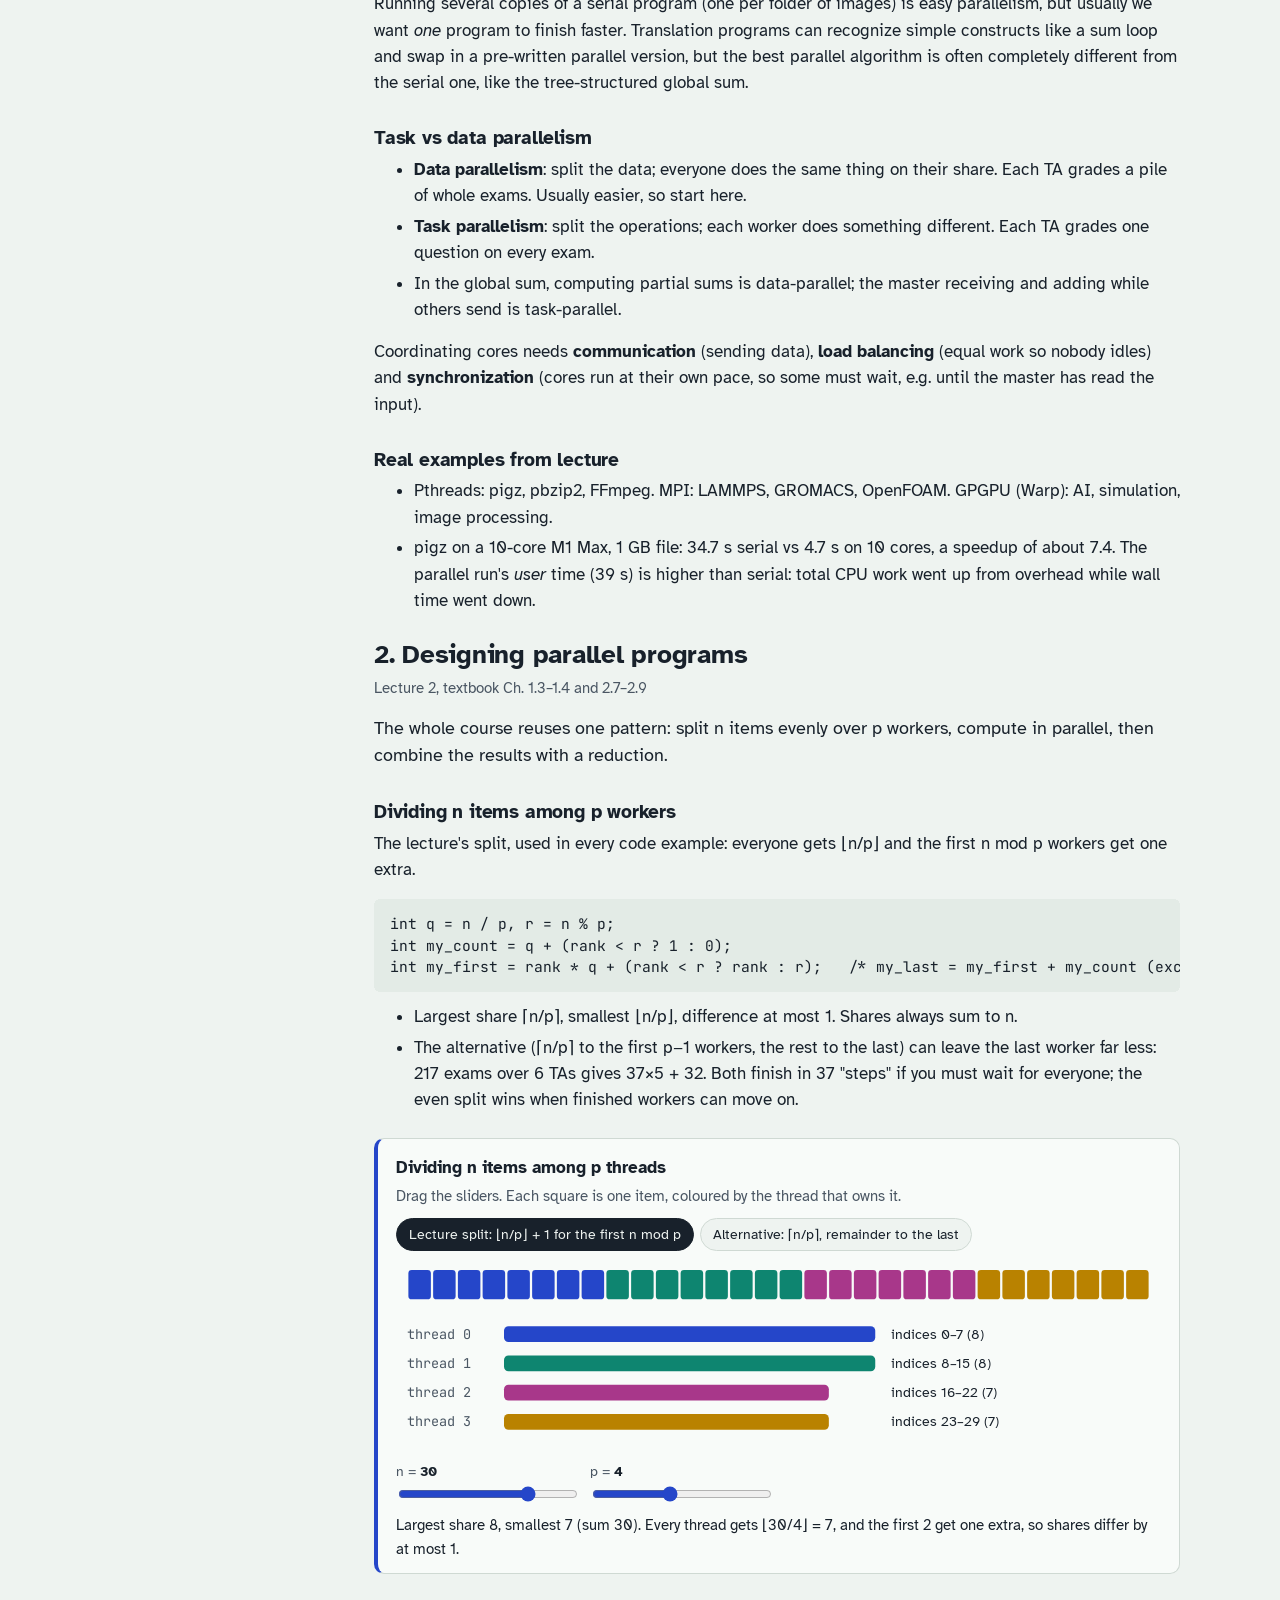
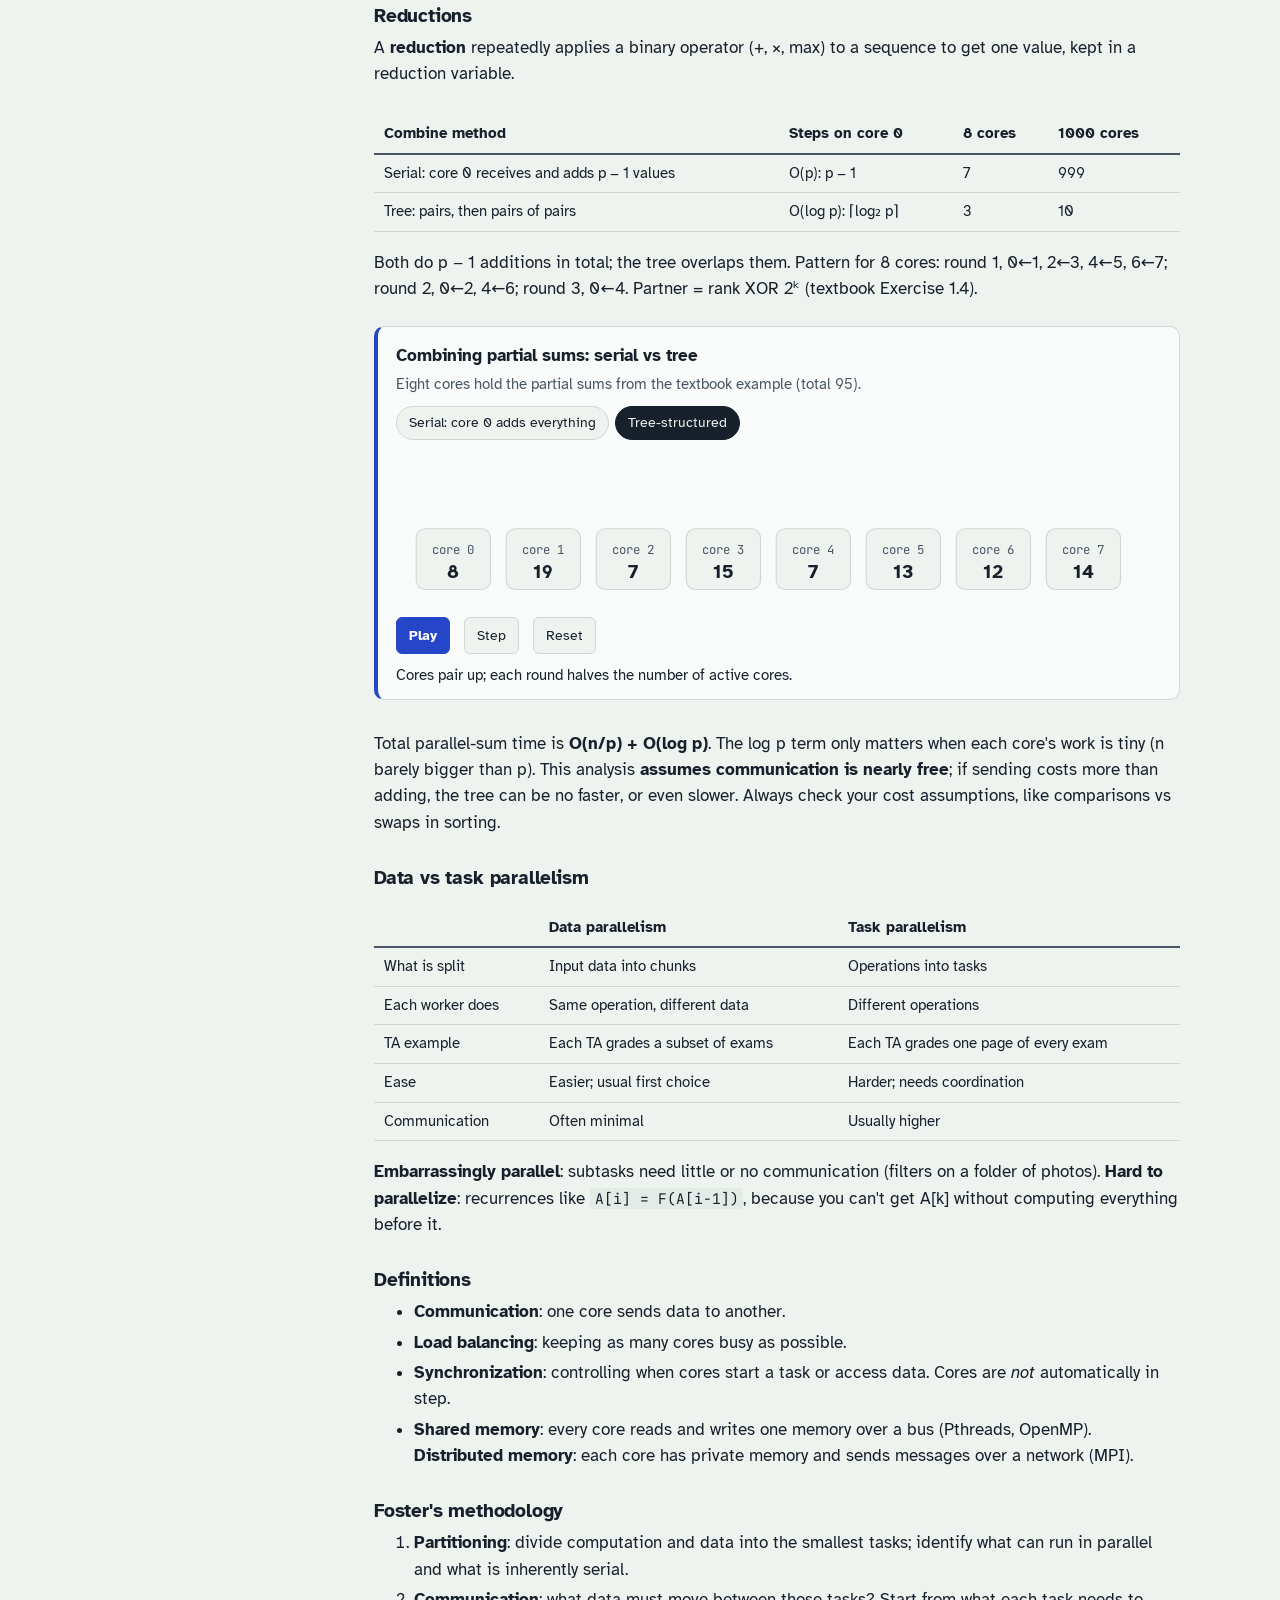
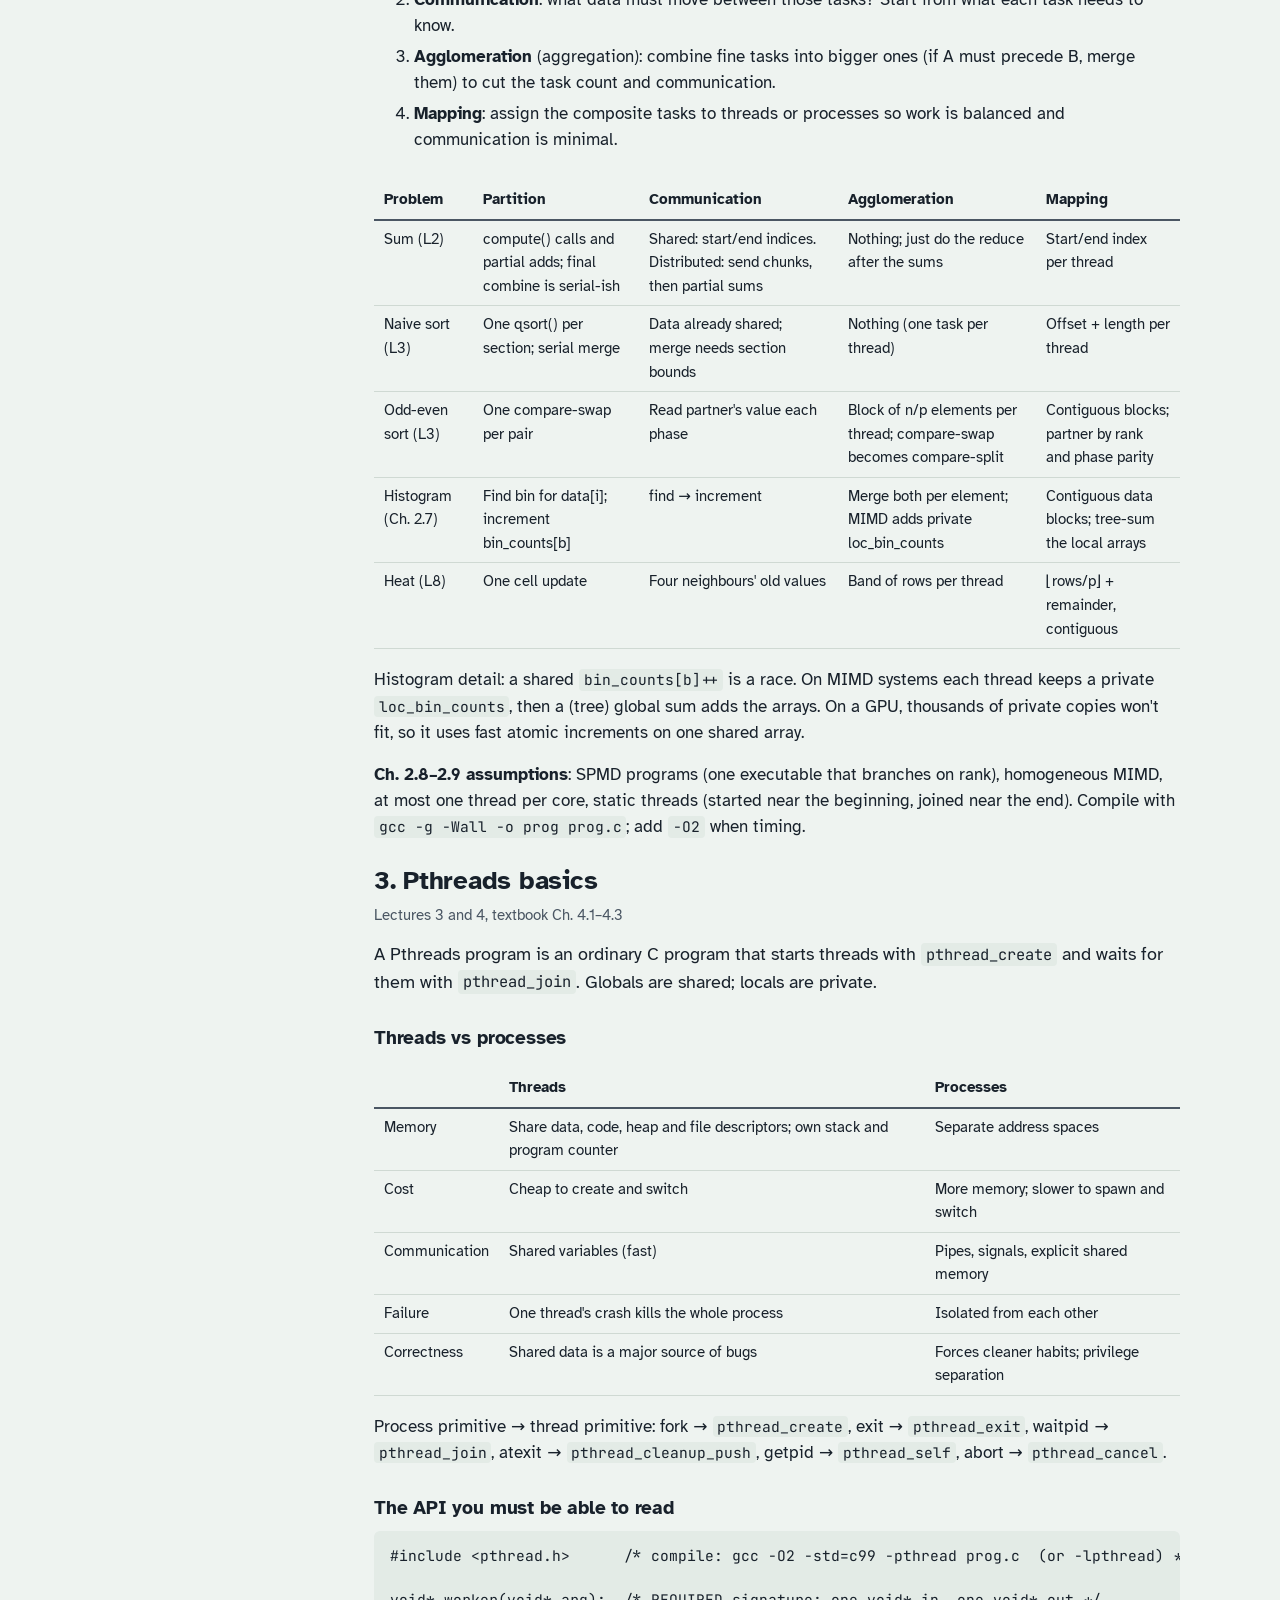
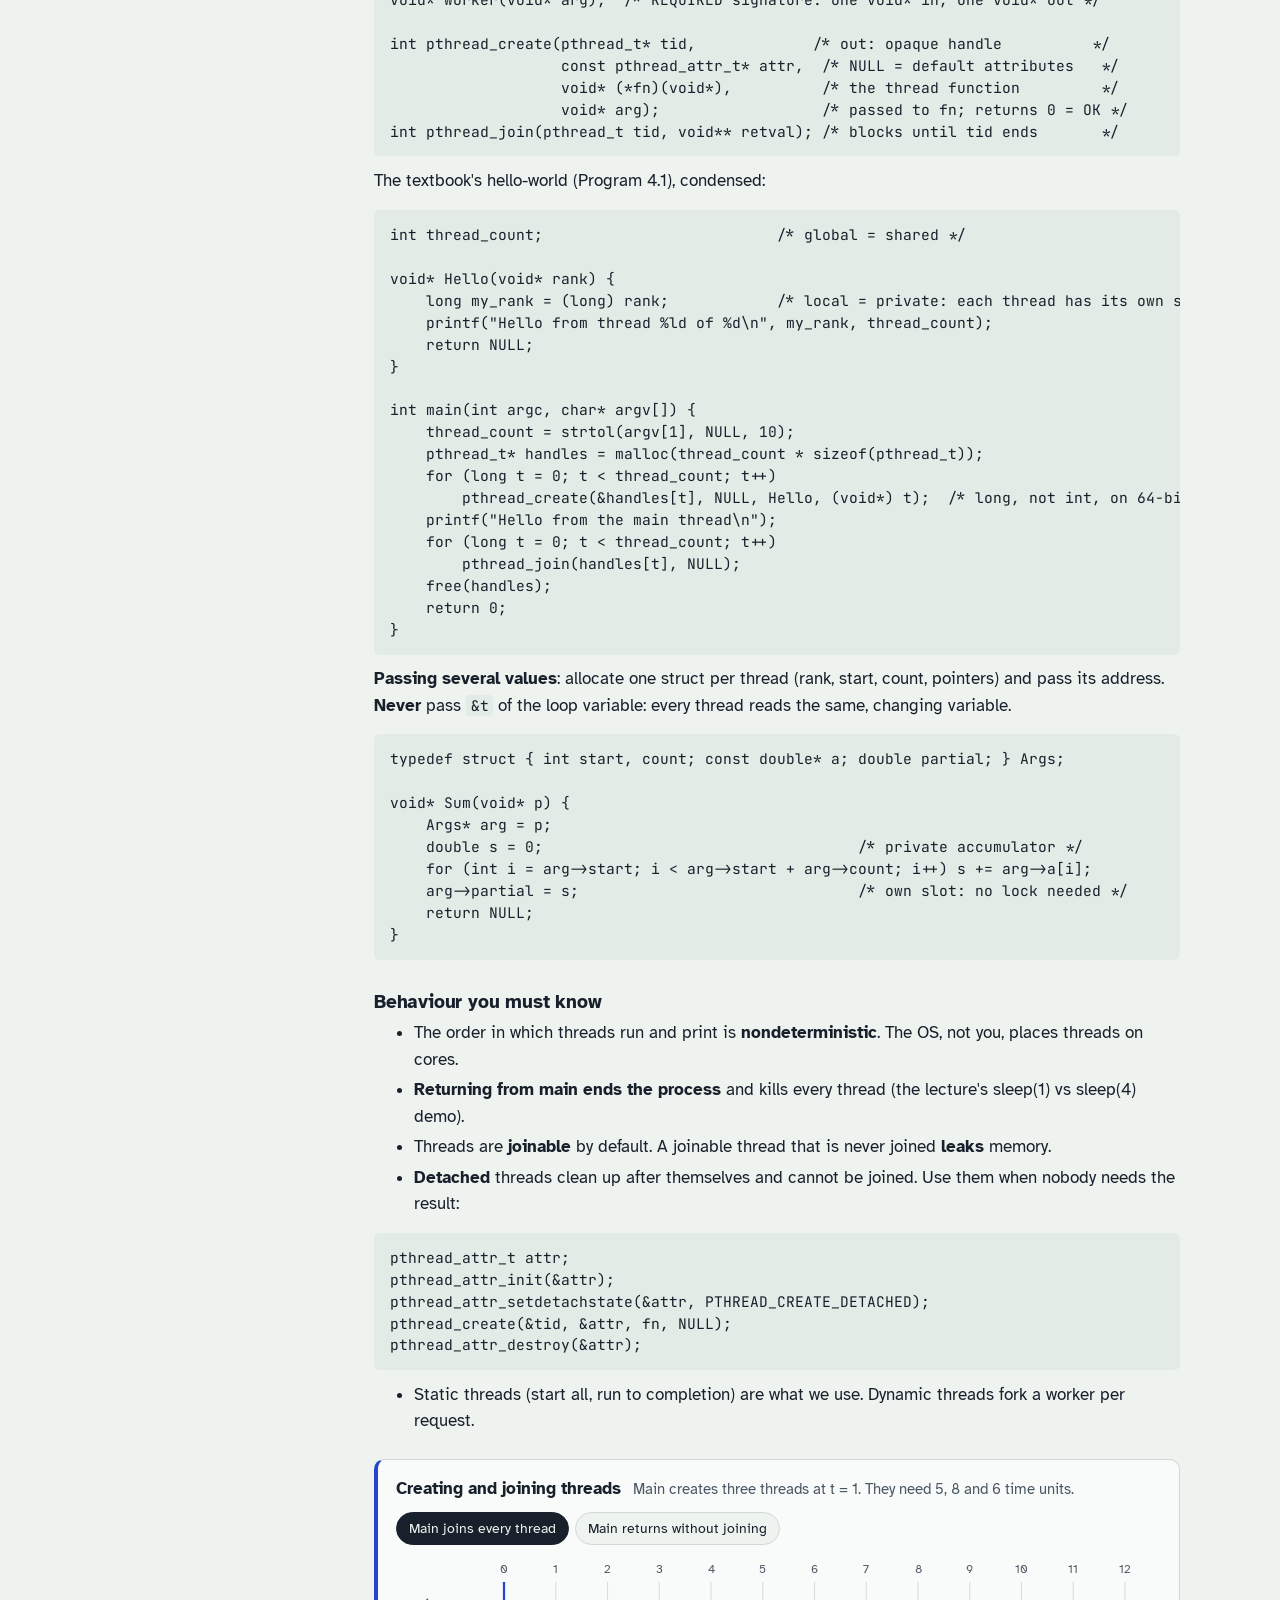
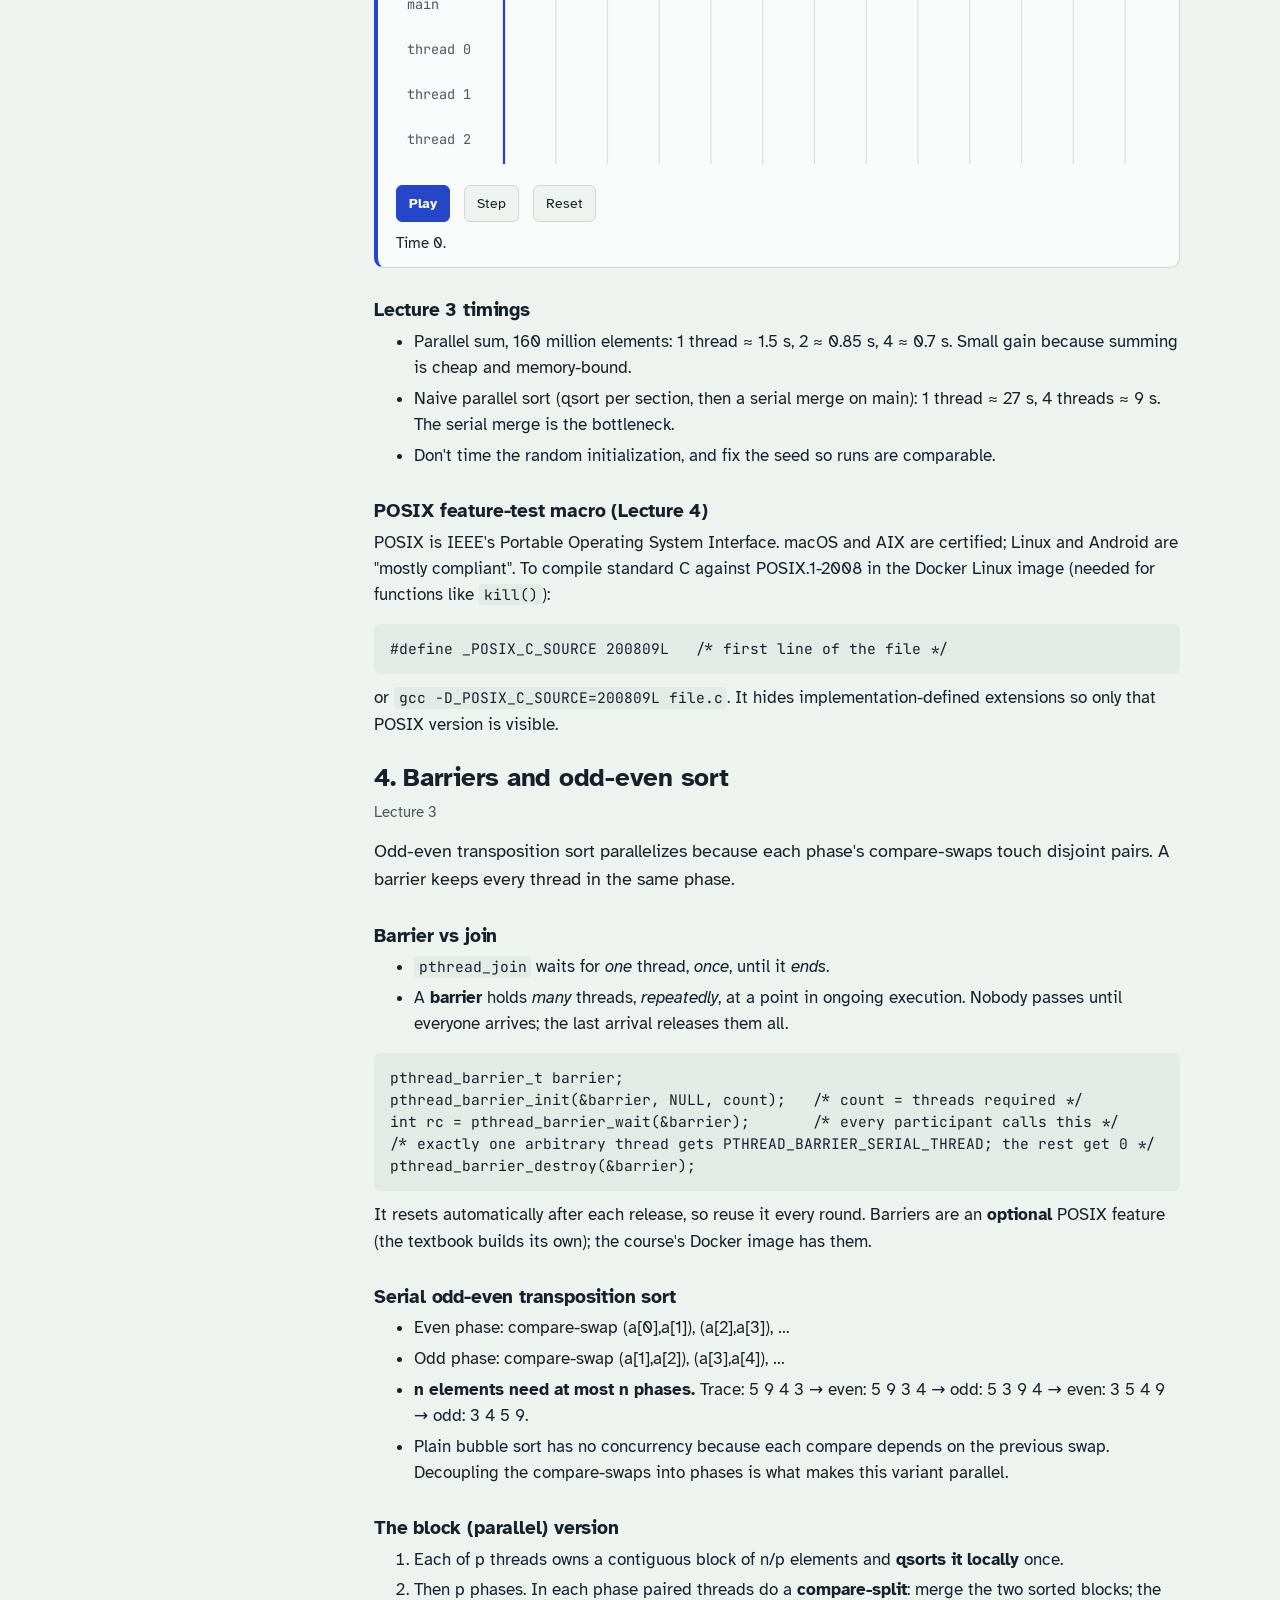
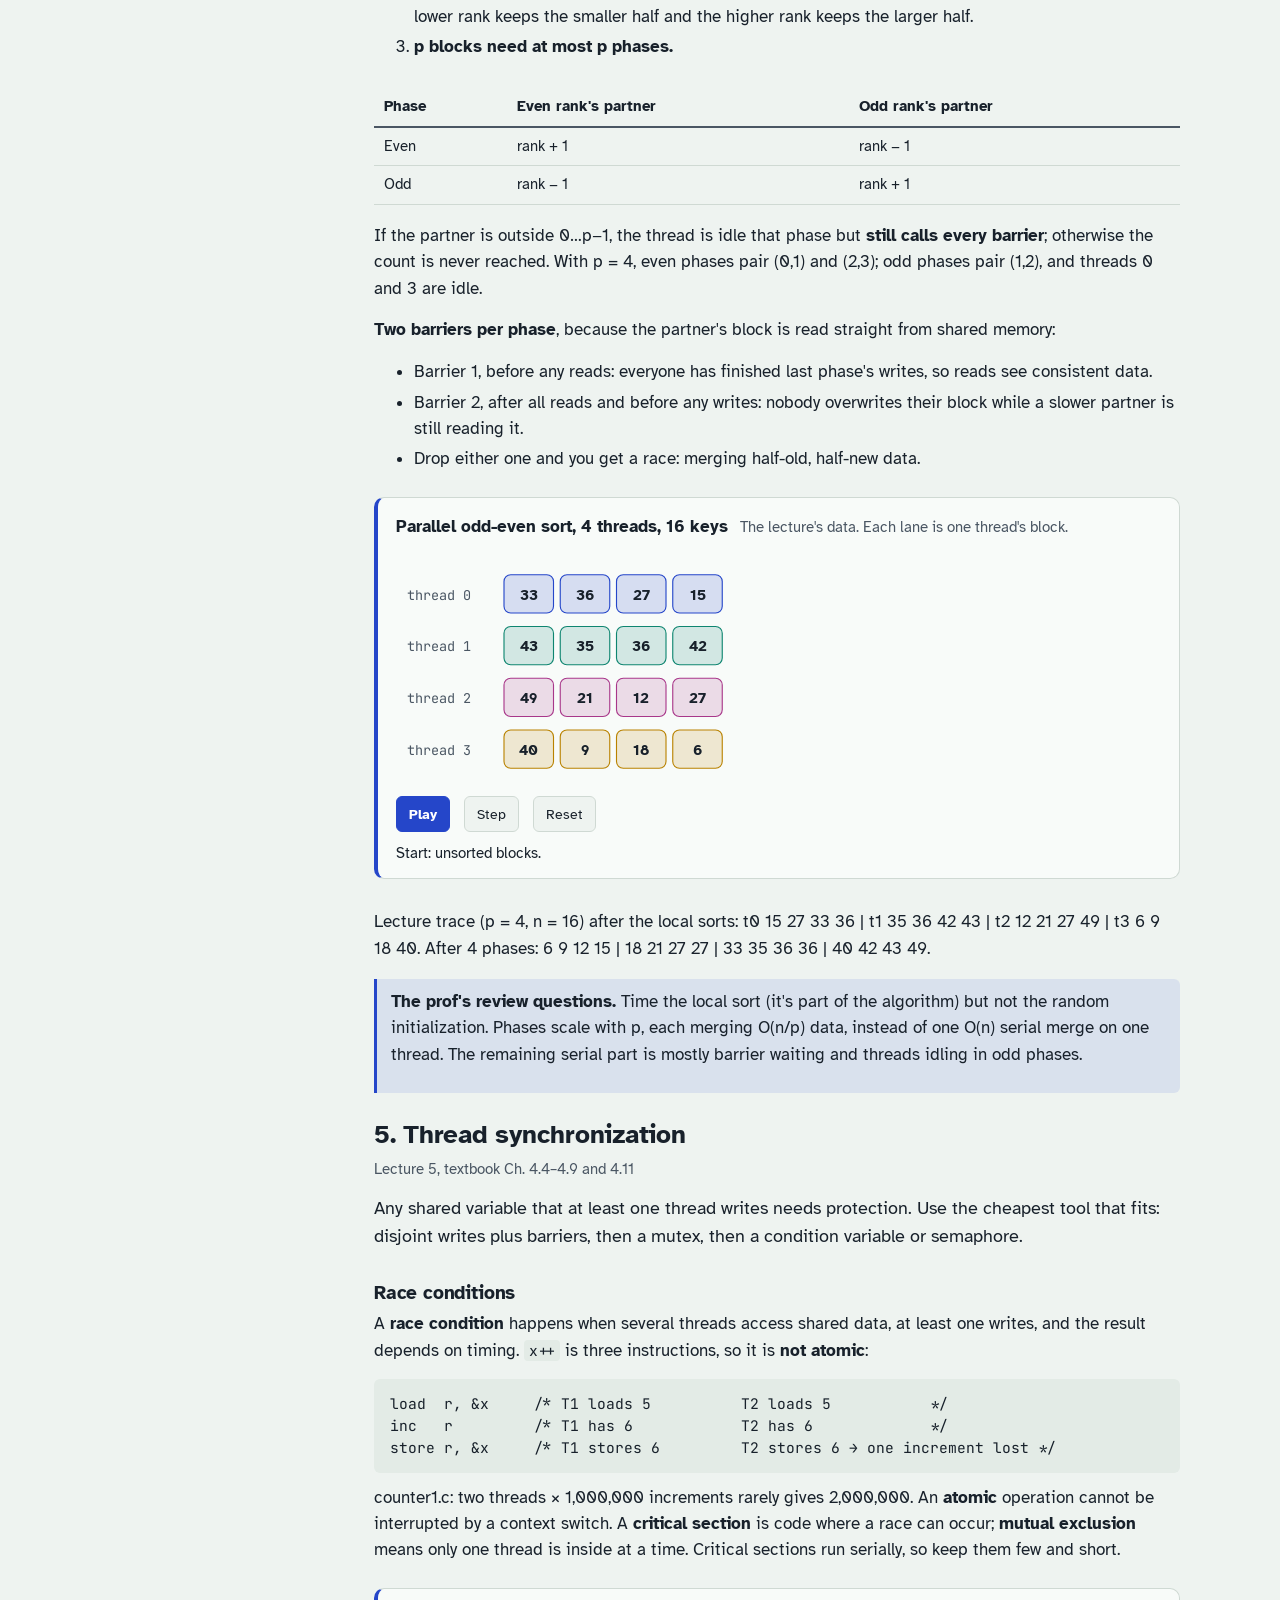
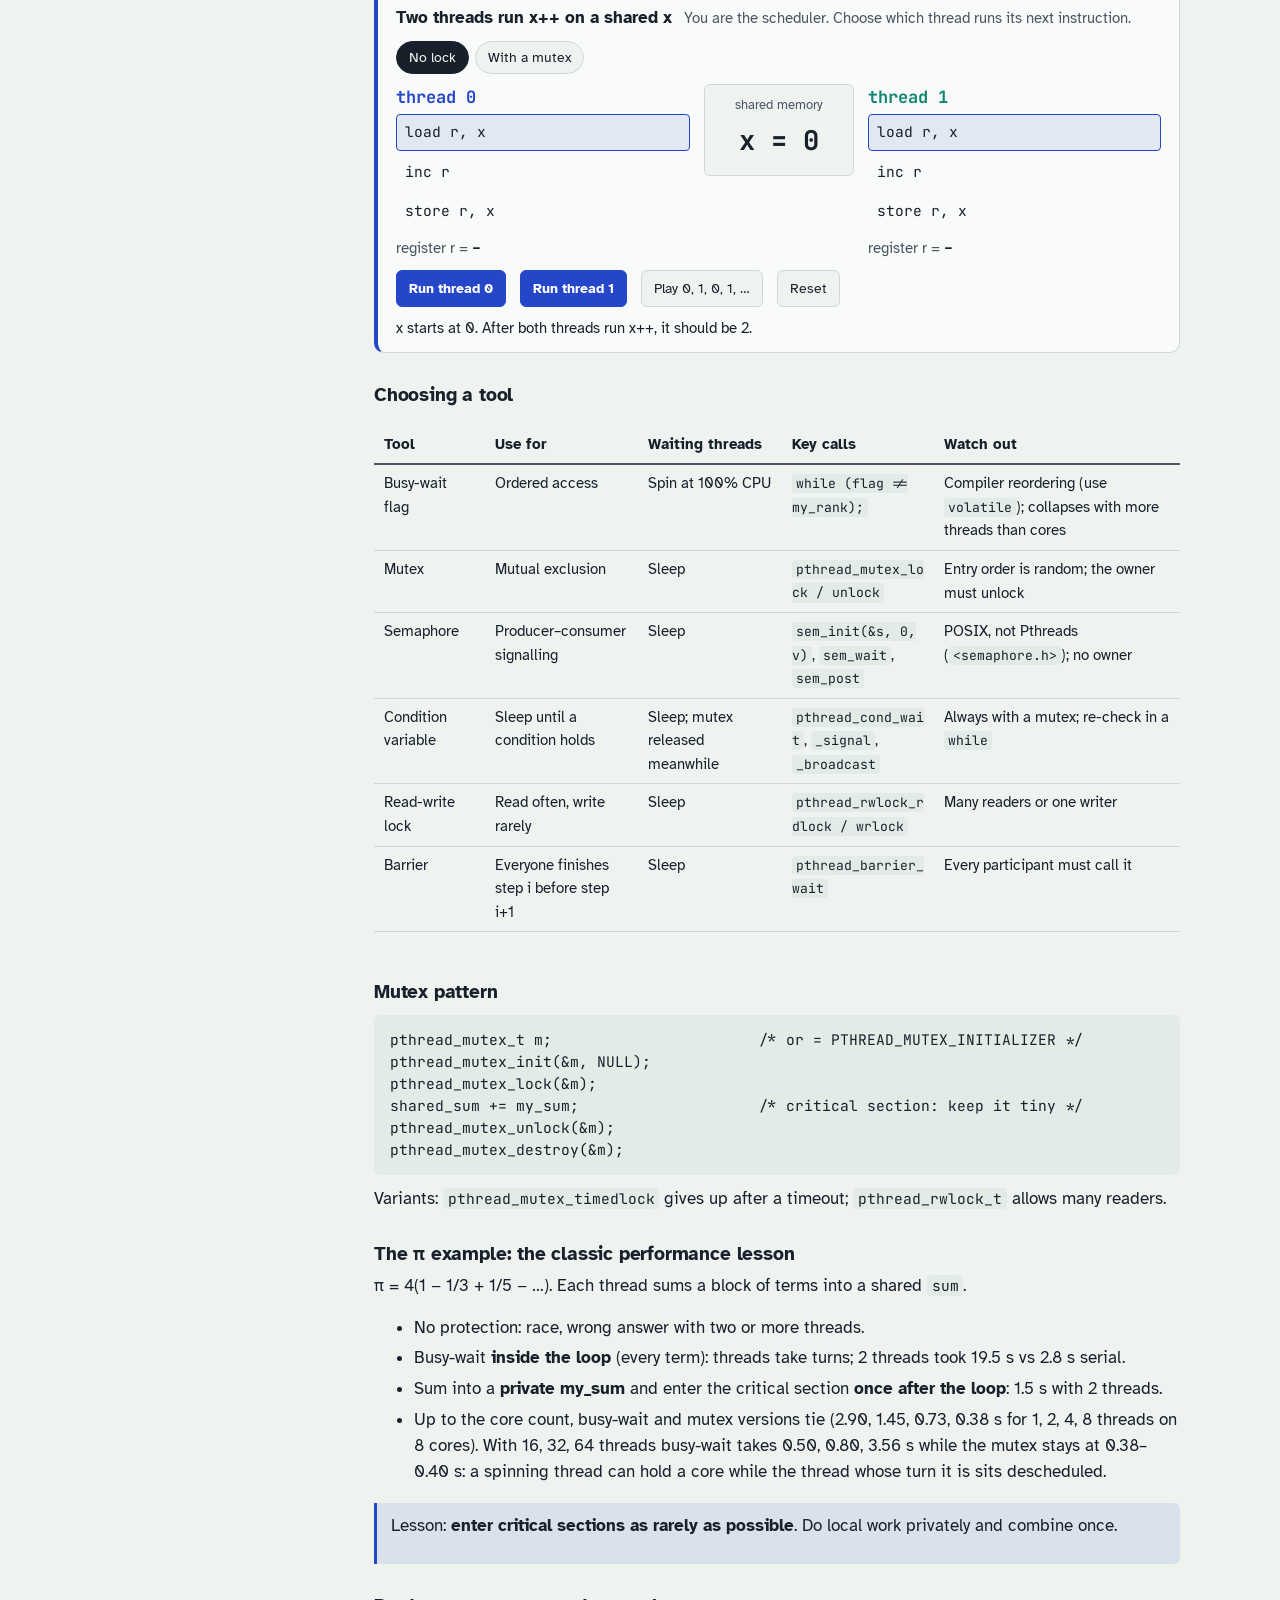
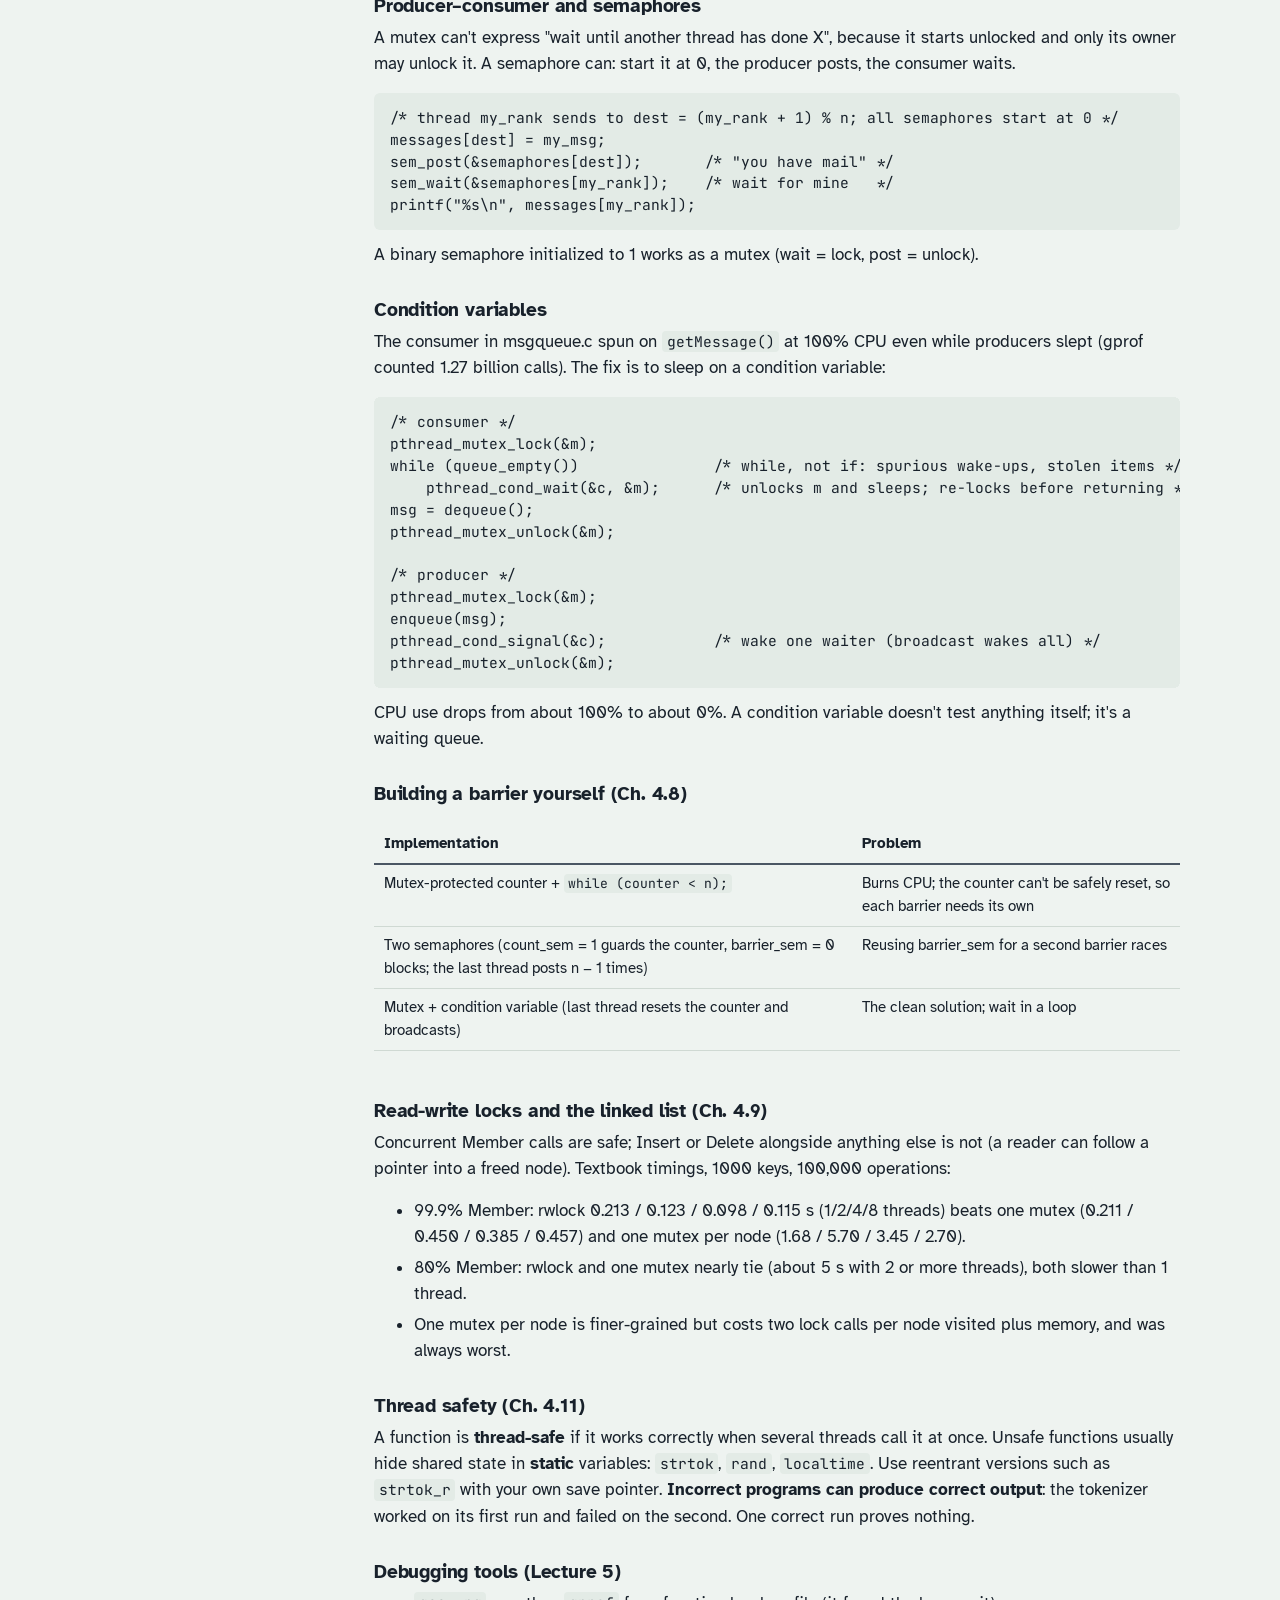
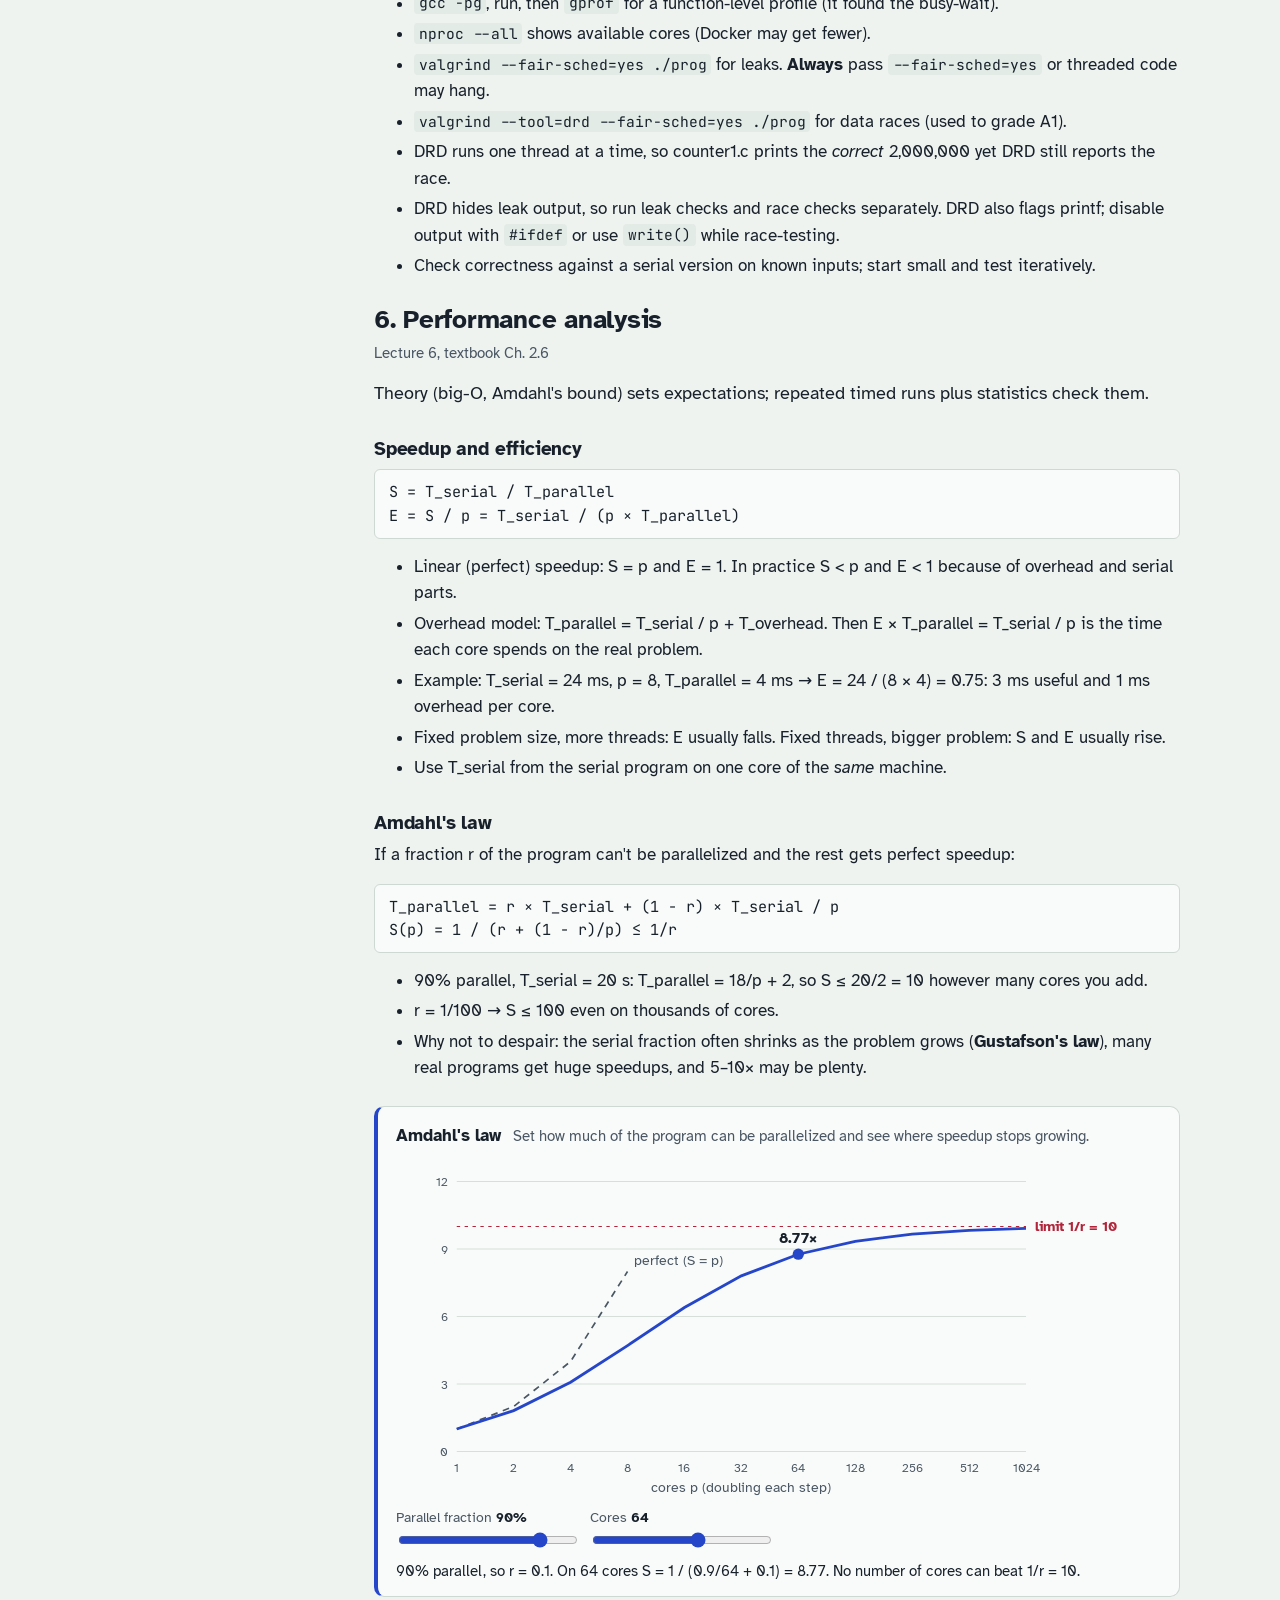
<file: read.html>
<!doctype html>
<html lang="en">
<head>
  <meta charset="utf-8">
  <meta name="viewport" content="width=device-width, initial-scale=1">
  <title>Read — CIS*3090 Midterm 1 Study</title>
  <link rel="preconnect" href="https://fonts.googleapis.com">
  <link rel="preconnect" href="https://fonts.gstatic.com" crossorigin>
  <link href="https://fonts.googleapis.com/css2?family=Atkinson+Hyperlegible:wght@400;700&family=JetBrains+Mono:wght@400;600&display=swap" rel="stylesheet">
  <link rel="stylesheet" href="assets/style.css">
</head>
<body data-page="read">
  <header id="site-header"></header>
  <main>
    <div class="page-head">
      <h1>Read</h1>
      <p>Everything on the midterm, in lecture order. Each section names the lectures and textbook sections it comes from, and the blue-edged boxes are demos you can step through.</p>
    </div>

    <div class="reading">
      <nav class="toc" aria-label="Sections">
        <ol>
          <li><a href="#why">1. Why parallel computing</a></li>
          <li><a href="#design">2. Designing parallel programs</a></li>
          <li><a href="#pthreads">3. Pthreads basics</a></li>
          <li><a href="#oddeven">4. Barriers and odd-even sort</a></li>
          <li><a href="#sync">5. Thread synchronization</a></li>
          <li><a href="#perf">6. Performance analysis</a></li>
          <li><a href="#hw">7. Hardware and caches</a></li>
          <li><a href="#heat">8. Heat diffusion</a></li>
          <li><a href="#cheat">Cheat sheet</a></li>
        </ol>
      </nav>

      <article class="article">

<!-- ================= 1 ================= -->
<section id="why">
<h2>1. Why parallel computing</h2>
<p class="source">Lecture 1, textbook Ch. 1</p>
<p class="lead">Single-core speed stopped growing fast, so performance now comes from more cores, and serial programs don't use extra cores automatically.</p>

<h3>Concurrent, parallel, distributed</h3>
<div class="table-wrap"><table>
<thead><tr><th>Term</th><th>Meaning</th><th>Needs multiple cores?</th><th>Example</th></tr></thead>
<tbody>
<tr><td>Concurrent</td><td>Multiple tasks <em>in progress</em> at once; time-slicing is enough</td><td>No</td><td>GUI with input, UI and worker threads; any modern OS</td></tr>
<tr><td>Parallel</td><td>Tasks cooperate closely and <em>execute simultaneously</em> to solve one problem</td><td>Yes</td><td>pigz, FFmpeg, parallel sum</td></tr>
<tr><td>Distributed</td><td>Program cooperates with other programs, often over the Internet; loosely coupled</td><td>Yes (separate machines)</td><td>Web apps with a database backend, email, multiplayer games</td></tr>
</tbody></table></div>
<p>Parallel and distributed programs are also concurrent. The OS handles concurrency (scheduling 400 threads on 16 cores); it does <strong>not</strong> parallelize a compiled serial binary. Auto-parallelization tools like OpenMP only work in narrow cases.</p>

<div class="demo" data-demo="concurrency"></div>
<h3>Why hardware went multicore</h3>
<ul>
<li>CPU performance grew about 50% per year from 1986 to 2002, then about 20% per year. Ten years at 50% is 1.5¹⁰ ≈ 58× (the lecture's "60×"); at 20% it's 1.2¹⁰ ≈ 6×. The textbook quotes under 4% per year for 2015–2017.</li>
<li>Smaller transistors are faster, but faster means more power, and power becomes heat. Air-cooled chips hit their heat limit. Quantum effects and switching delays also cap clock speed.</li>
<li>The fix: put more complete cores on one chip instead of making one core faster.</li>
<li><strong>Moore's law</strong> (Gordon Moore, 1965): transistor count doubles about every two years (originally every year). An observation, not a physical law. More transistors means more cores.</li>
<li>A GPU has many small, simple cores tuned for vector and small-matrix math (1,024–4,096 is typical). <strong>GPGPU</strong> is using them for general computation.</li>
</ul>

<h3>Why we write parallel programs</h3>
<p>Running several copies of a serial program (one per folder of images) is easy parallelism, but usually we want <em>one</em> program to finish faster. Translation programs can recognize simple constructs like a sum loop and swap in a pre-written parallel version, but the best parallel algorithm is often completely different from the serial one, like the tree-structured global sum.</p>

<h3>Task vs data parallelism</h3>
<ul>
<li><strong>Data parallelism</strong>: split the data; everyone does the same thing on their share. Each TA grades a pile of whole exams. Usually easier, so start here.</li>
<li><strong>Task parallelism</strong>: split the operations; each worker does something different. Each TA grades one question on every exam.</li>
<li>In the global sum, computing partial sums is data-parallel; the master receiving and adding while others send is task-parallel.</li>
</ul>
<p>Coordinating cores needs <strong>communication</strong> (sending data), <strong>load balancing</strong> (equal work so nobody idles) and <strong>synchronization</strong> (cores run at their own pace, so some must wait, e.g. until the master has read the input).</p>

<h3>Real examples from lecture</h3>
<ul>
<li>Pthreads: pigz, pbzip2, FFmpeg. MPI: LAMMPS, GROMACS, OpenFOAM. GPGPU (Warp): AI, simulation, image processing.</li>
<li>pigz on a 10-core M1 Max, 1 GB file: 34.7 s serial vs 4.7 s on 10 cores, a speedup of about 7.4. The parallel run's <em>user</em> time (39 s) is higher than serial: total CPU work went up from overhead while wall time went down.</li>
</ul>
</section>

<!-- ================= 2 ================= -->
<section id="design">
<h2>2. Designing parallel programs</h2>
<p class="source">Lecture 2, textbook Ch. 1.3–1.4 and 2.7–2.9</p>
<p class="lead">The whole course reuses one pattern: split n items evenly over p workers, compute in parallel, then combine the results with a reduction.</p>

<h3>Dividing n items among p workers</h3>
<p>The lecture's split, used in every code example: everyone gets ⌊n/p⌋ and the first n mod p workers get one extra.</p>
<pre><code>int q = n / p, r = n % p;
int my_count = q + (rank &lt; r ? 1 : 0);
int my_first = rank * q + (rank &lt; r ? rank : r);   /* my_last = my_first + my_count (exclusive) */</code></pre>
<ul>
<li>Largest share ⌈n/p⌉, smallest ⌊n/p⌋, difference at most 1. Shares always sum to n.</li>
<li>The alternative (⌈n/p⌉ to the first p−1 workers, the rest to the last) can leave the last worker far less: 217 exams over 6 TAs gives 37×5 + 32. Both finish in 37 "steps" if you must wait for everyone; the even split wins when finished workers can move on.</li>
</ul>

<div class="demo" data-demo="split"></div>
<h3>Reductions</h3>
<p>A <strong>reduction</strong> repeatedly applies a binary operator (+, ×, max) to a sequence to get one value, kept in a reduction variable.</p>
<div class="table-wrap"><table>
<thead><tr><th>Combine method</th><th>Steps on core 0</th><th>8 cores</th><th>1000 cores</th></tr></thead>
<tbody>
<tr><td>Serial: core 0 receives and adds p − 1 values</td><td>O(p): p − 1</td><td>7</td><td>999</td></tr>
<tr><td>Tree: pairs, then pairs of pairs</td><td>O(log p): ⌈log₂ p⌉</td><td>3</td><td>10</td></tr>
</tbody></table></div>
<p>Both do p − 1 additions in total; the tree overlaps them. Pattern for 8 cores: round 1, 0←1, 2←3, 4←5, 6←7; round 2, 0←2, 4←6; round 3, 0←4. Partner = rank XOR 2ᵏ (textbook Exercise 1.4).</p>
<div class="demo" data-demo="reduction"></div>
<p>Total parallel-sum time is <strong>O(n/p) + O(log p)</strong>. The log p term only matters when each core's work is tiny (n barely bigger than p). This analysis <strong>assumes communication is nearly free</strong>; if sending costs more than adding, the tree can be no faster, or even slower. Always check your cost assumptions, like comparisons vs swaps in sorting.</p>

<h3>Data vs task parallelism</h3>
<div class="table-wrap"><table>
<thead><tr><th></th><th>Data parallelism</th><th>Task parallelism</th></tr></thead>
<tbody>
<tr><td>What is split</td><td>Input data into chunks</td><td>Operations into tasks</td></tr>
<tr><td>Each worker does</td><td>Same operation, different data</td><td>Different operations</td></tr>
<tr><td>TA example</td><td>Each TA grades a subset of exams</td><td>Each TA grades one page of every exam</td></tr>
<tr><td>Ease</td><td>Easier; usual first choice</td><td>Harder; needs coordination</td></tr>
<tr><td>Communication</td><td>Often minimal</td><td>Usually higher</td></tr>
</tbody></table></div>
<p><strong>Embarrassingly parallel</strong>: subtasks need little or no communication (filters on a folder of photos). <strong>Hard to parallelize</strong>: recurrences like <code>A[i] = F(A[i-1])</code>, because you can't get A[k] without computing everything before it.</p>

<h3>Definitions</h3>
<ul>
<li><strong>Communication</strong>: one core sends data to another.</li>
<li><strong>Load balancing</strong>: keeping as many cores busy as possible.</li>
<li><strong>Synchronization</strong>: controlling when cores start a task or access data. Cores are <em>not</em> automatically in step.</li>
<li><strong>Shared memory</strong>: every core reads and writes one memory over a bus (Pthreads, OpenMP). <strong>Distributed memory</strong>: each core has private memory and sends messages over a network (MPI).</li>
</ul>

<h3>Foster's methodology</h3>
<ol>
<li><strong>Partitioning</strong>: divide computation and data into the smallest tasks; identify what can run in parallel and what is inherently serial.</li>
<li><strong>Communication</strong>: what data must move between those tasks? Start from what each task needs to know.</li>
<li><strong>Agglomeration</strong> (aggregation): combine fine tasks into bigger ones (if A must precede B, merge them) to cut the task count and communication.</li>
<li><strong>Mapping</strong>: assign the composite tasks to threads or processes so work is balanced and communication is minimal.</li>
</ol>
<div class="table-wrap"><table>
<thead><tr><th>Problem</th><th>Partition</th><th>Communication</th><th>Agglomeration</th><th>Mapping</th></tr></thead>
<tbody>
<tr><td>Sum (L2)</td><td>compute() calls and partial adds; final combine is serial-ish</td><td>Shared: start/end indices. Distributed: send chunks, then partial sums</td><td>Nothing; just do the reduce after the sums</td><td>Start/end index per thread</td></tr>
<tr><td>Naive sort (L3)</td><td>One qsort() per section; serial merge</td><td>Data already shared; merge needs section bounds</td><td>Nothing (one task per thread)</td><td>Offset + length per thread</td></tr>
<tr><td>Odd-even sort (L3)</td><td>One compare-swap per pair</td><td>Read partner's value each phase</td><td>Block of n/p elements per thread; compare-swap becomes compare-split</td><td>Contiguous blocks; partner by rank and phase parity</td></tr>
<tr><td>Histogram (Ch. 2.7)</td><td>Find bin for data[i]; increment bin_counts[b]</td><td>find → increment</td><td>Merge both per element; MIMD adds private loc_bin_counts</td><td>Contiguous data blocks; tree-sum the local arrays</td></tr>
<tr><td>Heat (L8)</td><td>One cell update</td><td>Four neighbours' old values</td><td>Band of rows per thread</td><td>⌊rows/p⌋ + remainder, contiguous</td></tr>
</tbody></table></div>
<p>Histogram detail: a shared <code>bin_counts[b]++</code> is a race. On MIMD systems each thread keeps a private <code>loc_bin_counts</code>, then a (tree) global sum adds the arrays. On a GPU, thousands of private copies won't fit, so it uses fast atomic increments on one shared array.</p>
<p><strong>Ch. 2.8–2.9 assumptions</strong>: SPMD programs (one executable that branches on rank), homogeneous MIMD, at most one thread per core, static threads (started near the beginning, joined near the end). Compile with <code>gcc -g -Wall -o prog prog.c</code>; add <code>-O2</code> when timing.</p>
</section>

<!-- ================= 3 ================= -->
<section id="pthreads">
<h2>3. Pthreads basics</h2>
<p class="source">Lectures 3 and 4, textbook Ch. 4.1–4.3</p>
<p class="lead">A Pthreads program is an ordinary C program that starts threads with <code>pthread_create</code> and waits for them with <code>pthread_join</code>. Globals are shared; locals are private.</p>

<h3>Threads vs processes</h3>
<div class="table-wrap"><table>
<thead><tr><th></th><th>Threads</th><th>Processes</th></tr></thead>
<tbody>
<tr><td>Memory</td><td>Share data, code, heap and file descriptors; own stack and program counter</td><td>Separate address spaces</td></tr>
<tr><td>Cost</td><td>Cheap to create and switch</td><td>More memory; slower to spawn and switch</td></tr>
<tr><td>Communication</td><td>Shared variables (fast)</td><td>Pipes, signals, explicit shared memory</td></tr>
<tr><td>Failure</td><td>One thread's crash kills the whole process</td><td>Isolated from each other</td></tr>
<tr><td>Correctness</td><td>Shared data is a major source of bugs</td><td>Forces cleaner habits; privilege separation</td></tr>
</tbody></table></div>
<p>Process primitive → thread primitive: fork → <code>pthread_create</code>, exit → <code>pthread_exit</code>, waitpid → <code>pthread_join</code>, atexit → <code>pthread_cleanup_push</code>, getpid → <code>pthread_self</code>, abort → <code>pthread_cancel</code>.</p>

<h3>The API you must be able to read</h3>
<pre><code>#include &lt;pthread.h&gt;      /* compile: gcc -O2 -std=c99 -pthread prog.c  (or -lpthread) */

void* worker(void* arg);  /* REQUIRED signature: one void* in, one void* out */

int pthread_create(pthread_t* tid,             /* out: opaque handle          */
                   const pthread_attr_t* attr,  /* NULL = default attributes   */
                   void* (*fn)(void*),          /* the thread function         */
                   void* arg);                  /* passed to fn; returns 0 = OK */
int pthread_join(pthread_t tid, void** retval); /* blocks until tid ends       */</code></pre>
<p>The textbook's hello-world (Program 4.1), condensed:</p>
<pre><code>int thread_count;                          /* global = shared */

void* Hello(void* rank) {
    long my_rank = (long) rank;            /* local = private: each thread has its own stack */
    printf("Hello from thread %ld of %d\n", my_rank, thread_count);
    return NULL;
}

int main(int argc, char* argv[]) {
    thread_count = strtol(argv[1], NULL, 10);
    pthread_t* handles = malloc(thread_count * sizeof(pthread_t));
    for (long t = 0; t &lt; thread_count; t++)
        pthread_create(&amp;handles[t], NULL, Hello, (void*) t);  /* long, not int, on 64-bit */
    printf("Hello from the main thread\n");
    for (long t = 0; t &lt; thread_count; t++)
        pthread_join(handles[t], NULL);
    free(handles);
    return 0;
}</code></pre>
<p><strong>Passing several values</strong>: allocate one struct per thread (rank, start, count, pointers) and pass its address. <strong>Never</strong> pass <code>&amp;t</code> of the loop variable: every thread reads the same, changing variable.</p>
<pre><code>typedef struct { int start, count; const double* a; double partial; } Args;

void* Sum(void* p) {
    Args* arg = p;
    double s = 0;                                   /* private accumulator */
    for (int i = arg-&gt;start; i &lt; arg-&gt;start + arg-&gt;count; i++) s += arg-&gt;a[i];
    arg-&gt;partial = s;                               /* own slot: no lock needed */
    return NULL;
}</code></pre>

<h3>Behaviour you must know</h3>
<ul>
<li>The order in which threads run and print is <strong>nondeterministic</strong>. The OS, not you, places threads on cores.</li>
<li><strong>Returning from main ends the process</strong> and kills every thread (the lecture's sleep(1) vs sleep(4) demo).</li>
<li>Threads are <strong>joinable</strong> by default. A joinable thread that is never joined <strong>leaks</strong> memory.</li>
<li><strong>Detached</strong> threads clean up after themselves and cannot be joined. Use them when nobody needs the result:</li>
</ul>
<pre><code>pthread_attr_t attr;
pthread_attr_init(&amp;attr);
pthread_attr_setdetachstate(&amp;attr, PTHREAD_CREATE_DETACHED);
pthread_create(&amp;tid, &amp;attr, fn, NULL);
pthread_attr_destroy(&amp;attr);</code></pre>
<ul>
<li>Static threads (start all, run to completion) are what we use. Dynamic threads fork a worker per request.</li>
</ul>

<div class="demo" data-demo="join"></div>
<h3>Lecture 3 timings</h3>
<ul>
<li>Parallel sum, 160 million elements: 1 thread ≈ 1.5 s, 2 ≈ 0.85 s, 4 ≈ 0.7 s. Small gain because summing is cheap and memory-bound.</li>
<li>Naive parallel sort (qsort per section, then a serial merge on main): 1 thread ≈ 27 s, 4 threads ≈ 9 s. The serial merge is the bottleneck.</li>
<li>Don't time the random initialization, and fix the seed so runs are comparable.</li>
</ul>

<h3>POSIX feature-test macro (Lecture 4)</h3>
<p>POSIX is IEEE's Portable Operating System Interface. macOS and AIX are certified; Linux and Android are "mostly compliant". To compile standard C against POSIX.1-2008 in the Docker Linux image (needed for functions like <code>kill()</code>):</p>
<pre><code>#define _POSIX_C_SOURCE 200809L   /* first line of the file */</code></pre>
<p>or <code>gcc -D_POSIX_C_SOURCE=200809L file.c</code>. It hides implementation-defined extensions so only that POSIX version is visible.</p>
</section>

<!-- ================= 4 ================= -->
<section id="oddeven">
<h2>4. Barriers and odd-even sort</h2>
<p class="source">Lecture 3</p>
<p class="lead">Odd-even transposition sort parallelizes because each phase's compare-swaps touch disjoint pairs. A barrier keeps every thread in the same phase.</p>

<h3>Barrier vs join</h3>
<ul>
<li><code>pthread_join</code> waits for <em>one</em> thread, <em>once</em>, until it <em>ends</em>.</li>
<li>A <strong>barrier</strong> holds <em>many</em> threads, <em>repeatedly</em>, at a point in ongoing execution. Nobody passes until everyone arrives; the last arrival releases them all.</li>
</ul>
<pre><code>pthread_barrier_t barrier;
pthread_barrier_init(&amp;barrier, NULL, count);   /* count = threads required */
int rc = pthread_barrier_wait(&amp;barrier);       /* every participant calls this */
/* exactly one arbitrary thread gets PTHREAD_BARRIER_SERIAL_THREAD; the rest get 0 */
pthread_barrier_destroy(&amp;barrier);</code></pre>
<p>It resets automatically after each release, so reuse it every round. Barriers are an <strong>optional</strong> POSIX feature (the textbook builds its own); the course's Docker image has them.</p>

<h3>Serial odd-even transposition sort</h3>
<ul>
<li>Even phase: compare-swap (a[0],a[1]), (a[2],a[3]), …</li>
<li>Odd phase: compare-swap (a[1],a[2]), (a[3],a[4]), …</li>
<li><strong>n elements need at most n phases.</strong> Trace: 5 9 4 3 → even: 5 9 3 4 → odd: 5 3 9 4 → even: 3 5 4 9 → odd: 3 4 5 9.</li>
<li>Plain bubble sort has no concurrency because each compare depends on the previous swap. Decoupling the compare-swaps into phases is what makes this variant parallel.</li>
</ul>

<h3>The block (parallel) version</h3>
<ol>
<li>Each of p threads owns a contiguous block of n/p elements and <strong>qsorts it locally</strong> once.</li>
<li>Then p phases. In each phase paired threads do a <strong>compare-split</strong>: merge the two sorted blocks; the lower rank keeps the smaller half and the higher rank keeps the larger half.</li>
<li><strong>p blocks need at most p phases.</strong></li>
</ol>
<div class="table-wrap"><table>
<thead><tr><th>Phase</th><th>Even rank's partner</th><th>Odd rank's partner</th></tr></thead>
<tbody>
<tr><td>Even</td><td>rank + 1</td><td>rank − 1</td></tr>
<tr><td>Odd</td><td>rank − 1</td><td>rank + 1</td></tr>
</tbody></table></div>
<p>If the partner is outside 0…p−1, the thread is idle that phase but <strong>still calls every barrier</strong>; otherwise the count is never reached. With p = 4, even phases pair (0,1) and (2,3); odd phases pair (1,2), and threads 0 and 3 are idle.</p>
<p><strong>Two barriers per phase</strong>, because the partner's block is read straight from shared memory:</p>
<ul>
<li>Barrier 1, before any reads: everyone has finished last phase's writes, so reads see consistent data.</li>
<li>Barrier 2, after all reads and before any writes: nobody overwrites their block while a slower partner is still reading it.</li>
<li>Drop either one and you get a race: merging half-old, half-new data.</li>
</ul>
<div class="demo" data-demo="oddeven"></div>
<p>Lecture trace (p = 4, n = 16) after the local sorts: t0 15 27 33 36 | t1 35 36 42 43 | t2 12 21 27 49 | t3 6 9 18 40. After 4 phases: 6 9 12 15 | 18 21 27 27 | 33 35 36 36 | 40 42 43 49.</p>
<div class="callout">
<p><strong>The prof's review questions.</strong> Time the local sort (it's part of the algorithm) but not the random initialization. Phases scale with p, each merging O(n/p) data, instead of one O(n) serial merge on one thread. The remaining serial part is mostly barrier waiting and threads idling in odd phases.</p>
</div>
</section>

<!-- ================= 5 ================= -->
<section id="sync">
<h2>5. Thread synchronization</h2>
<p class="source">Lecture 5, textbook Ch. 4.4–4.9 and 4.11</p>
<p class="lead">Any shared variable that at least one thread writes needs protection. Use the cheapest tool that fits: disjoint writes plus barriers, then a mutex, then a condition variable or semaphore.</p>

<h3>Race conditions</h3>
<p>A <strong>race condition</strong> happens when several threads access shared data, at least one writes, and the result depends on timing. <code>x++</code> is three instructions, so it is <strong>not atomic</strong>:</p>
<pre><code>load  r, &amp;x     /* T1 loads 5          T2 loads 5           */
inc   r         /* T1 has 6            T2 has 6             */
store r, &amp;x     /* T1 stores 6         T2 stores 6 → one increment lost */</code></pre>
<p>counter1.c: two threads × 1,000,000 increments rarely gives 2,000,000. An <strong>atomic</strong> operation cannot be interrupted by a context switch. A <strong>critical section</strong> is code where a race can occur; <strong>mutual exclusion</strong> means only one thread is inside at a time. Critical sections run serially, so keep them few and short.</p>

<div class="demo" data-demo="race"></div>
<h3>Choosing a tool</h3>
<div class="table-wrap"><table>
<thead><tr><th>Tool</th><th>Use for</th><th>Waiting threads</th><th>Key calls</th><th>Watch out</th></tr></thead>
<tbody>
<tr><td>Busy-wait flag</td><td>Ordered access</td><td>Spin at 100% CPU</td><td><code>while (flag != my_rank);</code></td><td>Compiler reordering (use <code>volatile</code>); collapses with more threads than cores</td></tr>
<tr><td>Mutex</td><td>Mutual exclusion</td><td>Sleep</td><td><code>pthread_mutex_lock / unlock</code></td><td>Entry order is random; the owner must unlock</td></tr>
<tr><td>Semaphore</td><td>Producer–consumer signalling</td><td>Sleep</td><td><code>sem_init(&amp;s, 0, v)</code>, <code>sem_wait</code>, <code>sem_post</code></td><td>POSIX, not Pthreads (<code>&lt;semaphore.h&gt;</code>); no owner</td></tr>
<tr><td>Condition variable</td><td>Sleep until a condition holds</td><td>Sleep; mutex released meanwhile</td><td><code>pthread_cond_wait</code>, <code>_signal</code>, <code>_broadcast</code></td><td>Always with a mutex; re-check in a <code>while</code></td></tr>
<tr><td>Read-write lock</td><td>Read often, write rarely</td><td>Sleep</td><td><code>pthread_rwlock_rdlock / wrlock</code></td><td>Many readers or one writer</td></tr>
<tr><td>Barrier</td><td>Everyone finishes step i before step i+1</td><td>Sleep</td><td><code>pthread_barrier_wait</code></td><td>Every participant must call it</td></tr>
</tbody></table></div>

<h3>Mutex pattern</h3>
<pre><code>pthread_mutex_t m;                       /* or = PTHREAD_MUTEX_INITIALIZER */
pthread_mutex_init(&amp;m, NULL);
pthread_mutex_lock(&amp;m);
shared_sum += my_sum;                    /* critical section: keep it tiny */
pthread_mutex_unlock(&amp;m);
pthread_mutex_destroy(&amp;m);</code></pre>
<p>Variants: <code>pthread_mutex_timedlock</code> gives up after a timeout; <code>pthread_rwlock_t</code> allows many readers.</p>

<h3>The π example: the classic performance lesson</h3>
<p>π = 4(1 − 1/3 + 1/5 − …). Each thread sums a block of terms into a shared <code>sum</code>.</p>
<ul>
<li>No protection: race, wrong answer with two or more threads.</li>
<li>Busy-wait <strong>inside the loop</strong> (every term): threads take turns; 2 threads took 19.5 s vs 2.8 s serial.</li>
<li>Sum into a <strong>private my_sum</strong> and enter the critical section <strong>once after the loop</strong>: 1.5 s with 2 threads.</li>
<li>Up to the core count, busy-wait and mutex versions tie (2.90, 1.45, 0.73, 0.38 s for 1, 2, 4, 8 threads on 8 cores). With 16, 32, 64 threads busy-wait takes 0.50, 0.80, 3.56 s while the mutex stays at 0.38–0.40 s: a spinning thread can hold a core while the thread whose turn it is sits descheduled.</li>
</ul>
<div class="callout"><p>Lesson: <strong>enter critical sections as rarely as possible</strong>. Do local work privately and combine once.</p></div>

<h3>Producer–consumer and semaphores</h3>
<p>A mutex can't express "wait until another thread has done X", because it starts unlocked and only its owner may unlock it. A semaphore can: start it at 0, the producer posts, the consumer waits.</p>
<pre><code>/* thread my_rank sends to dest = (my_rank + 1) % n; all semaphores start at 0 */
messages[dest] = my_msg;
sem_post(&amp;semaphores[dest]);       /* "you have mail" */
sem_wait(&amp;semaphores[my_rank]);    /* wait for mine   */
printf("%s\n", messages[my_rank]);</code></pre>
<p>A binary semaphore initialized to 1 works as a mutex (wait = lock, post = unlock).</p>

<h3>Condition variables</h3>
<p>The consumer in msgqueue.c spun on <code>getMessage()</code> at 100% CPU even while producers slept (gprof counted 1.27 billion calls). The fix is to sleep on a condition variable:</p>
<pre><code>/* consumer */
pthread_mutex_lock(&amp;m);
while (queue_empty())               /* while, not if: spurious wake-ups, stolen items */
    pthread_cond_wait(&amp;c, &amp;m);      /* unlocks m and sleeps; re-locks before returning */
msg = dequeue();
pthread_mutex_unlock(&amp;m);

/* producer */
pthread_mutex_lock(&amp;m);
enqueue(msg);
pthread_cond_signal(&amp;c);            /* wake one waiter (broadcast wakes all) */
pthread_mutex_unlock(&amp;m);</code></pre>
<p>CPU use drops from about 100% to about 0%. A condition variable doesn't test anything itself; it's a waiting queue.</p>

<h3>Building a barrier yourself (Ch. 4.8)</h3>
<div class="table-wrap"><table>
<thead><tr><th>Implementation</th><th>Problem</th></tr></thead>
<tbody>
<tr><td>Mutex-protected counter + <code>while (counter &lt; n);</code></td><td>Burns CPU; the counter can't be safely reset, so each barrier needs its own</td></tr>
<tr><td>Two semaphores (count_sem = 1 guards the counter, barrier_sem = 0 blocks; the last thread posts n − 1 times)</td><td>Reusing barrier_sem for a second barrier races</td></tr>
<tr><td>Mutex + condition variable (last thread resets the counter and broadcasts)</td><td>The clean solution; wait in a loop</td></tr>
</tbody></table></div>

<h3>Read-write locks and the linked list (Ch. 4.9)</h3>
<p>Concurrent Member calls are safe; Insert or Delete alongside anything else is not (a reader can follow a pointer into a freed node). Textbook timings, 1000 keys, 100,000 operations:</p>
<ul>
<li>99.9% Member: rwlock 0.213 / 0.123 / 0.098 / 0.115 s (1/2/4/8 threads) beats one mutex (0.211 / 0.450 / 0.385 / 0.457) and one mutex per node (1.68 / 5.70 / 3.45 / 2.70).</li>
<li>80% Member: rwlock and one mutex nearly tie (about 5 s with 2 or more threads), both slower than 1 thread.</li>
<li>One mutex per node is finer-grained but costs two lock calls per node visited plus memory, and was always worst.</li>
</ul>

<h3>Thread safety (Ch. 4.11)</h3>
<p>A function is <strong>thread-safe</strong> if it works correctly when several threads call it at once. Unsafe functions usually hide shared state in <strong>static</strong> variables: <code>strtok</code>, <code>rand</code>, <code>localtime</code>. Use reentrant versions such as <code>strtok_r</code> with your own save pointer. <strong>Incorrect programs can produce correct output</strong>: the tokenizer worked on its first run and failed on the second. One correct run proves nothing.</p>

<h3>Debugging tools (Lecture 5)</h3>
<ul>
<li><code>gcc -pg</code>, run, then <code>gprof</code> for a function-level profile (it found the busy-wait).</li>
<li><code>nproc --all</code> shows available cores (Docker may get fewer).</li>
<li><code>valgrind --fair-sched=yes ./prog</code> for leaks. <strong>Always</strong> pass <code>--fair-sched=yes</code> or threaded code may hang.</li>
<li><code>valgrind --tool=drd --fair-sched=yes ./prog</code> for data races (used to grade A1).</li>
<li>DRD runs one thread at a time, so counter1.c prints the <em>correct</em> 2,000,000 yet DRD still reports the race.</li>
<li>DRD hides leak output, so run leak checks and race checks separately. DRD also flags printf; disable output with <code>#ifdef</code> or use <code>write()</code> while race-testing.</li>
<li>Check correctness against a serial version on known inputs; start small and test iteratively.</li>
</ul>
</section>

<!-- ================= 6 ================= -->
<section id="perf">
<h2>6. Performance analysis</h2>
<p class="source">Lecture 6, textbook Ch. 2.6</p>
<p class="lead">Theory (big-O, Amdahl's bound) sets expectations; repeated timed runs plus statistics check them.</p>

<h3>Speedup and efficiency</h3>
<div class="formula">S = T_serial / T_parallel<br>E = S / p = T_serial / (p × T_parallel)</div>
<ul>
<li>Linear (perfect) speedup: S = p and E = 1. In practice S &lt; p and E &lt; 1 because of overhead and serial parts.</li>
<li>Overhead model: T_parallel = T_serial / p + T_overhead. Then E × T_parallel = T_serial / p is the time each core spends on the real problem.</li>
<li>Example: T_serial = 24 ms, p = 8, T_parallel = 4 ms → E = 24 / (8 × 4) = 0.75: 3 ms useful and 1 ms overhead per core.</li>
<li>Fixed problem size, more threads: E usually falls. Fixed threads, bigger problem: S and E usually rise.</li>
<li>Use T_serial from the serial program on one core of the <em>same</em> machine.</li>
</ul>

<h3>Amdahl's law</h3>
<p>If a fraction r of the program can't be parallelized and the rest gets perfect speedup:</p>
<div class="formula">T_parallel = r × T_serial + (1 − r) × T_serial / p<br>S(p) = 1 / (r + (1 − r)/p) ≤ 1/r</div>
<ul>
<li>90% parallel, T_serial = 20 s: T_parallel = 18/p + 2, so S ≤ 20/2 = 10 however many cores you add.</li>
<li>r = 1/100 → S ≤ 100 even on thousands of cores.</li>
<li>Why not to despair: the serial fraction often shrinks as the problem grows (<strong>Gustafson's law</strong>), many real programs get huge speedups, and 5–10× may be plenty.</li>
</ul>

<div class="demo" data-demo="amdahl"></div>
<h3>Scalability</h3>
<p>A program is <strong>scalable</strong> if, as p grows, you can grow the problem size at some rate that keeps E constant.</p>
<ul>
<li><strong>Strongly scalable</strong>: E stays constant with the problem size <em>fixed</em>.</li>
<li><strong>Weakly scalable</strong>: E stays constant when the problem size grows <em>at the same rate as</em> p.</li>
<li>Example: T_serial = n, T_parallel = n/p + 1 → E = n / (n + p). Multiply both n and p by k: E = kn / (kn + kp) = n / (n + p). Weakly scalable.</li>
</ul>

<h3>Taking timings</h3>
<ul>
<li>Time only the part you care about, not I/O or setup. The shell's <code>time</code> measures the whole program.</li>
<li>Report <strong>wall-clock</strong> time, not CPU time; CPU time misses time spent blocked.</li>
<li>Pattern: barrier → each thread records its start → work → each records its finish → take the <strong>max</strong> elapsed.</li>
<li>Check the timer's resolution; a millisecond timer can't time a 0.001 s run.</li>
<li>The textbook reports the <strong>minimum</strong> of several runs; the lecture wants the whole distribution analysed. Know both.</li>
<li>Run at most one thread per core; more adds scheduling time and variability.</li>
</ul>

<h3>Empirical analysis, the prof's way</h3>
<ol>
<li>Hypothesize: for the sum, run time ∝ n/p + log p, so doubling p roughly halves the time, doubling n roughly doubles it, and speedup stays below p.</li>
<li>Run each (n, p) combination many times (20–25), because run time varies.</li>
<li><strong>Plot the distribution</strong> (histograms, box plots) before computing anything.</li>
<li>Compare with a statistical test (paired t-test; p-value &lt; 0.05 means unlikely to be chance). Several t-tests need a Bonferroni correction.</li>
</ol>
<div class="table-wrap"><table>
<thead><tr><th>Histogram shape</th><th>Meaning</th><th>What to do</th></tr></thead>
<tbody>
<tr><td>One roughly symmetric hill</td><td>Fine</td><td>Mean and t-test are OK (the t-test assumes normality)</td></tr>
<tr><td>Right-skewed (tail to the right)</td><td>Common: mostly near best case, occasional slow runs from scheduling or other load</td><td>Run more trials; if it stays skewed, use the <strong>median</strong> and a test that doesn't assume normality</td></tr>
<tr><td>Left-skewed</td><td>Weird: rare fast runs</td><td>Investigate</td></tr>
<tr><td>Two or more hills (bimodal)</td><td>Several distinct run-time classes; any single average is meaningless</td><td>Run more trials (too few can fake hills), check the bin count, find the cause</td></tr>
<tr><td>Flat (uniform)</td><td>Run time is random; something is badly wrong</td><td>Investigate</td></tr>
</tbody></table></div>
<p><strong>Speedup plots</strong> catch problems run-time plots hide. Observed speedup should sit <em>below</em> the perfect line y = p. <strong>Superlinear</strong> speedup, above the line, from an algorithm that can't do that usually means cache effects (smaller per-core working sets fit in cache), user error, too few trials, a timing bug, or scheduler quirks on very short runs.</p>
<p>Lecture example (25 runs, means): serial ≈ 20 s, 2 cores ≈ 12 s, 4 ≈ 6.5 s, 8 ≈ 3.5 s → S ≈ 1.67, 3.08, 5.71 and E ≈ 0.83, 0.77, 0.71.</p>
</section>

<!-- ================= 7 ================= -->
<section id="hw">
<h2>7. Hardware and caches</h2>
<p class="source">Lecture 7, textbook Ch. 2.1–2.2 and 4.10</p>
<p class="lead">Memory is far slower than the CPU, so caches and contiguous data decide real performance. ILP is the CPU's own fine-grained parallelism; threads are ours.</p>

<h3>The von Neumann model</h3>
<ul>
<li>Main memory (addressed locations holding instructions <em>and</em> data), a CPU (control unit decides which instruction runs; the ALU or datapath executes it), registers, and an interconnect (bus). The program counter holds the next instruction's address.</li>
<li><strong>von Neumann bottleneck</strong>: the CPU–memory interconnect limits how fast instructions and data arrive. CPUs execute over 100× faster than they can fetch from memory, so the CPU starves for data.</li>
<li>A process is an executable plus memory (code, stack, heap), file descriptors, security information and state. Threads share most of that and keep their own stack and program counter.</li>
</ul>

<h3>Caches</h3>
<ul>
<li><strong>Hit</strong>: the data is in cache. <strong>Miss</strong>: fetch the whole <strong>cache line</strong> (typically 8–16 times one location, e.g. 64 bytes = 8 doubles), possibly stalling.</li>
<li>Levels: L1 (smallest, fastest, per core) → L2 → L3 (largest, slowest, often shared). Check L1 first, then L2, and so on, then memory.</li>
<li><strong>Spatial locality</strong>: the next access is nearby (z[i+1] after z[i]). <strong>Temporal locality</strong>: the same location again soon.</li>
<li><strong>Write-through</strong> updates memory on every write. <strong>Write-back</strong> marks the line dirty and writes it only when evicted.</li>
<li>Mappings (16-line memory, 4-line cache): fully associative = any slot; direct-mapped = slot is line mod 4; n-way set associative = one of n slots in a set. Eviction is usually least recently used.</li>
<li><strong>Row-major order</strong>: C stores A[i][j] row after row. With i outer and j inner you walk memory contiguously. Textbook: MAX = 4, lines of 4 doubles, a 2-line direct-mapped cache: row order 4 misses, column order 16 (every access). With MAX = 1000 row order ran about 3× faster.</li>
</ul>
<div class="demo" data-demo="cache"></div>
<p>The lecture's rules for cache-friendly data: structs instead of objects, no pointers inside structs, contiguous arrays instead of linked lists, 2D arrays as 1D arrays with index math (<code>a[i*N + j]</code>), and complex objects as several flat 1D buffers (vertex, index and texture buffers in a 3D model). Contiguous data is easy to cache <em>and</em> easy to transfer, which matters for MPI and GPUs.</p>

<h3>Virtual memory (Ch. 2.2.4)</h3>
<p>Main memory acts as a cache for disk (swap space). Blocks are <strong>pages</strong> (4–16 KB). An address is a virtual page number plus a byte offset; 4 KB pages use the low 12 bits as the offset because 2¹² = 4096. A <strong>page table</strong> maps virtual to physical pages; the <strong>TLB</strong> caches recent translations (16–512 entries). A page that's only on disk causes a <strong>page fault</strong>. Virtual memory always uses write-back.</p>

<h3>Instruction-level parallelism</h3>
<p>ILP is done by the CPU and compiler (e.g. <code>-O2</code>), not by you.</p>
<div class="table-wrap"><table>
<thead><tr><th></th><th>Pipelining</th><th>Multiple issue</th></tr></thead>
<tbody>
<tr><td>Idea</td><td>Different stages of different instructions at once, like an assembly line</td><td>The same operation several times at once on duplicated units</td></tr>
<tr><td>FP add example</td><td>7 stages: fetch, compare exponents, shift, add, normalize, round, store</td><td>Two FP adders compute z[0] and z[1] together: about 500 steps for 1000 adds</td></tr>
<tr><td>Limit</td><td>Runs at the speed of the slowest stage; stalls (operand not ready, cache miss)</td><td>Needs independent instructions</td></tr>
</tbody></table></div>
<p>Pipeline timing: k stages of 1 ns and n operations take k·n ns unpipelined and k + n − 1 ns pipelined. Textbook: 1000 adds, 7 stages → 7000 ns vs 1006 ns (about 7×).</p>
<ul>
<li><strong>Static</strong> multiple issue is scheduled at compile time; <strong>dynamic</strong> at run time (<strong>superscalar</strong>).</li>
<li><strong>Speculation</strong>: guess a branch outcome or that pointers don't alias, execute ahead, and discard the result if wrong. It hides stalls even on single-issue CPUs.</li>
<li>ILP fails on dependency chains like <code>f[i] = f[i-1] + f[i-2]</code> (Fibonacci).</li>
</ul>

<div class="demo" data-demo="pipeline"></div>
<h3>Threads and hyper-threading</h3>
<ul>
<li><strong>Thread-level parallelism</strong> (our threads) is <strong>coarser-grained</strong> than ILP: whole chunks of code instead of single instructions.</li>
<li>Hardware multithreading: fine-grained (switch threads every instruction), coarse-grained (switch only on long stalls), and <strong>SMT</strong> (several threads share a superscalar core's units at once).</li>
<li><strong>Hyper-threading</strong> is Intel's SMT: each physical core appears as two. When one thread stalls on memory the other runs. It helps somewhat, but <strong>one hyper-threaded core is slower than two physical cores</strong>.</li>
</ul>

<h3>Cache coherence and false sharing</h3>
<ul>
<li><strong>Cache coherence problem</strong>: two cores cache the same variable, one writes it, and the other may keep using its stale copy. Hardware fixes this by <strong>snooping</strong> (broadcast updates on the bus; other caches invalidate their copy) or with <strong>directories</strong> (a table of which cores hold each line; scales better).</li>
<li>Coherence works on whole <strong>cache lines</strong>: one write invalidates the entire line in other caches.</li>
<li><strong>False sharing</strong>: threads write <em>different</em> variables in the <em>same</em> line, so the line bounces between caches. Results stay correct; performance collapses.</li>
<li>Textbook matrix-vector multiply (same work, 4 threads): 8,000,000 × 8 had E = 0.707 and 8000 × 8000 had E = 0.750, but 8 × 8,000,000 had E = 0.290 (Table 4.5). There y is just 8 doubles (one cache line) and every thread updates 2 of them millions of times.</li>
<li>Fixes: accumulate in a <strong>private local variable</strong> and write the shared slot once, or <strong>pad</strong> each thread's data onto its own cache line.</li>
</ul>
</section>

<!-- ================= 8 ================= -->
<section id="heat">
<h2>8. Heat diffusion case study</h2>
<p class="source">Lecture 8</p>
<p class="lead">Each iteration, every interior cell becomes the average of its four neighbours' <em>old</em> values. Threads own bands of rows, and two barriers around one serial step make it race-free without locks.</p>

<h3>The model</h3>
<ul>
<li>A 2D grid: the outer ring is fixed <strong>cold</strong> (0), a centred K × K block is fixed <strong>hot</strong> (the "candle"), and everything else updates.</li>
<li>Update rule: <code>next[i][j] = 0.25 * (cur[i-1][j] + cur[i+1][j] + cur[i][j-1] + cur[i][j+1])</code>.</li>
<li><strong>Double buffering</strong> (ping-pong buffers): read only <code>cur</code>, write only <code>next</code>, swap at the end of each step. Without two grids you'd read neighbours already at step t+1. With them, any traversal order gives bit-identical results, which is what makes this easy to parallelize.</li>
<li>Each finished grid is a <strong>frame</strong>.</li>
<li>Stop when <code>max_diff &lt; EPSILON</code> (largest per-cell change, e.g. 10⁻⁴) <strong>or</strong> the iteration cap is reached. The 16 × 16 toy run converged in 69 iterations; 512 × 512 takes about 2200. It settles into a hot-to-cold gradient, never all cold, because the source stays on.</li>
</ul>

<h3>Foster's steps</h3>
<ol>
<li><strong>Partition</strong>: one task per cell. All cells in an iteration are independent; iteration t+1 depends on all of iteration t.</li>
<li><strong>Communication</strong>: each cell reads its four neighbours' old values. In shared memory that's just a read.</li>
<li><strong>Agglomerate</strong>: a contiguous band of <strong>rows</strong> per thread, because rows are contiguous in row-major memory. Fixed boundary rows 0 and N−1 aren't assigned to anyone.</li>
<li><strong>Map</strong>: ⌊updatableRows/p⌋ rows each, with the first (updatableRows mod p) threads getting one extra. 16 × 16 on 4 threads: 14 rows → rows 1–4, 5–8, 9–11, 12–14. Each thread reads one row above and one below its band.</li>
</ol>

<h3>The per-thread loop</h3>
<pre><code>while (1) {
    localMax = 0.0;
    for (i = rowStart; i &lt; rowEnd; i++)
        for (j = 1; j &lt; N-1; j++) {
            if (is_fixed(i,j)) { next[i][j] = cur[i][j]; continue; }
            next[i][j] = 0.25*(cur[i-1][j] + cur[i+1][j] + cur[i][j-1] + cur[i][j+1]);
            localMax = fmax(localMax, fabs(next[i][j] - cur[i][j]));
        }
    thread_max_diff[tid] = localMax;          /* own slot: no lock */
    pthread_barrier_wait(&amp;b1);               /* all of next[] and max_diff[] written */
    if (tid == 0) {                           /* serial section */
        globalMax = max over thread_max_diff[];
        swap(cur, next);
        if (iter % FRAME_STRIDE == 0) writeFrame(cur);
        if (globalMax &lt; EPSILON || iter &gt;= MAX_ITERS-1) converged = 1;
        iter++;
    }
    pthread_barrier_wait(&amp;b2);               /* everyone sees the swap and converged */
    if (converged) break;
}</code></pre>
<p><strong>Why no mutexes</strong>: writes are disjoint (each thread writes only its own rows of <code>next</code> and its own <code>thread_max_diff[tid]</code>), and barriers separate the parallel phase from thread 0's serial phase. A single-threaded section must be <strong>closed on both sides</strong>: barrier 1 so thread 0 reads finished data, barrier 2 so everyone else reads thread 0's results.</p>
<div class="demo" data-demo="heat"></div>
<p>Without barrier 2, fast threads start the next iteration before the swap and the converged flag are visible, so they read the wrong grid or miss termination. A misplaced barrier shows up as visible <strong>seams at band boundaries</strong> in the rendered frames.</p>
<p>The prof's correctness test: run with 1, 4 and 7 threads and diff the frames; they must be identical. This case study returns in the MPI unit, where reading a neighbour's row becomes a <strong>halo exchange</strong> of messages.</p>
</section>

<!-- ================= Cheat sheet ================= -->
<section id="cheat">
<h2>Cheat sheet</h2>
<p class="lead">Write this from memory two days before the exam, then compare.</p>
<div class="table-wrap"><table>
<thead><tr><th>Quantity</th><th>Formula</th></tr></thead>
<tbody>
<tr><td>Speedup</td><td>S = T_serial / T_parallel</td></tr>
<tr><td>Efficiency</td><td>E = S / p = T_serial / (p · T_parallel)</td></tr>
<tr><td>Overhead model</td><td>T_parallel = T_serial / p + T_overhead</td></tr>
<tr><td>Amdahl (serial fraction r)</td><td>S = 1 / (r + (1 − r)/p) ≤ 1/r</td></tr>
<tr><td>Parallel sum time</td><td>O(n/p) + O(log p)</td></tr>
<tr><td>Serial vs tree reduction</td><td>p − 1 vs ⌈log₂ p⌉ steps</td></tr>
<tr><td>Work split</td><td>count = ⌊n/p⌋ + (rank &lt; n mod p); first = rank·⌊n/p⌋ + min(rank, n mod p)</td></tr>
<tr><td>Odd-even sort phases</td><td>at most n (elements) or p (blocks)</td></tr>
<tr><td>Pipeline, k stages, n ops</td><td>unpipelined k·n; pipelined k + n − 1</td></tr>
<tr><td>10 years of growth</td><td>1.5¹⁰ ≈ 58; 1.2¹⁰ ≈ 6.2</td></tr>
<tr><td>Weak scalability check</td><td>E(kn, kp) = E(n, p)</td></tr>
</tbody></table></div>
<div class="table-wrap"><table>
<thead><tr><th>Need</th><th>Call</th></tr></thead>
<tbody>
<tr><td>Start and wait</td><td><code>pthread_create(&amp;tid, NULL, fn, arg)</code>, <code>pthread_join(tid, &amp;ret)</code></td></tr>
<tr><td>Detach</td><td><code>pthread_attr_init</code> → <code>pthread_attr_setdetachstate(&amp;a, PTHREAD_CREATE_DETACHED)</code> → create → <code>pthread_attr_destroy</code></td></tr>
<tr><td>Mutex</td><td><code>pthread_mutex_init(&amp;m, NULL)</code>, <code>_lock</code>, <code>_unlock</code>, <code>_destroy</code>, <code>PTHREAD_MUTEX_INITIALIZER</code></td></tr>
<tr><td>Condition variable</td><td><code>pthread_cond_wait(&amp;c, &amp;m)</code> inside a while loop, <code>_signal</code>, <code>_broadcast</code></td></tr>
<tr><td>Barrier</td><td><code>pthread_barrier_init(&amp;b, NULL, n)</code>, <code>pthread_barrier_wait(&amp;b)</code></td></tr>
<tr><td>Semaphore</td><td><code>#include &lt;semaphore.h&gt;</code>, <code>sem_init(&amp;s, 0, v)</code>, <code>sem_wait</code>, <code>sem_post</code></td></tr>
<tr><td>Read-write lock</td><td><code>pthread_rwlock_rdlock</code>, <code>_wrlock</code>, <code>_unlock</code></td></tr>
<tr><td>Build</td><td><code>gcc -O2 -std=c99 -pthread x.c</code>; <code>-D_POSIX_C_SOURCE=200809L</code></td></tr>
<tr><td>Check</td><td><code>valgrind --fair-sched=yes</code>, <code>valgrind --tool=drd --fair-sched=yes</code>, <code>gcc -pg</code> + <code>gprof</code>, <code>nproc --all</code></td></tr>
</tbody></table></div>
<h3>Pitfalls the exam can test</h3>
<ul>
<li>Passing <code>&amp;loop_var</code> to pthread_create; forgetting to join (leak); main returning early.</li>
<li>Locking inside a hot loop instead of once at the end.</li>
<li><code>if</code> instead of <code>while</code> around <code>pthread_cond_wait</code>.</li>
<li>An idle thread skipping a barrier.</li>
<li>Busy-waiting with optimization on, or with more threads than cores.</li>
<li>False sharing on neighbouring per-thread slots that are written repeatedly.</li>
<li>Using the mean on skewed or bimodal timing data; trusting one correct run.</li>
</ul>
</section>

      </article>
    </div>
  </main>
  <script src="assets/common.js"></script>
  <script src="assets/demos.js"></script>
  <script>
    (function () {
      const links = Array.from(document.querySelectorAll('.toc a'));
      const sections = links.map(a => document.querySelector(a.getAttribute('href')));
      if (!('IntersectionObserver' in window)) return;
      const obs = new IntersectionObserver(entries => {
        entries.forEach(e => {
          if (e.isIntersecting) {
            links.forEach(a => a.classList.toggle('active', a.getAttribute('href') === '#' + e.target.id));
          }
        });
      }, { rootMargin: '-20% 0px -70% 0px' });
      sections.forEach(s => s && obs.observe(s));
    })();
  </script>
</body>
</html>
</file>
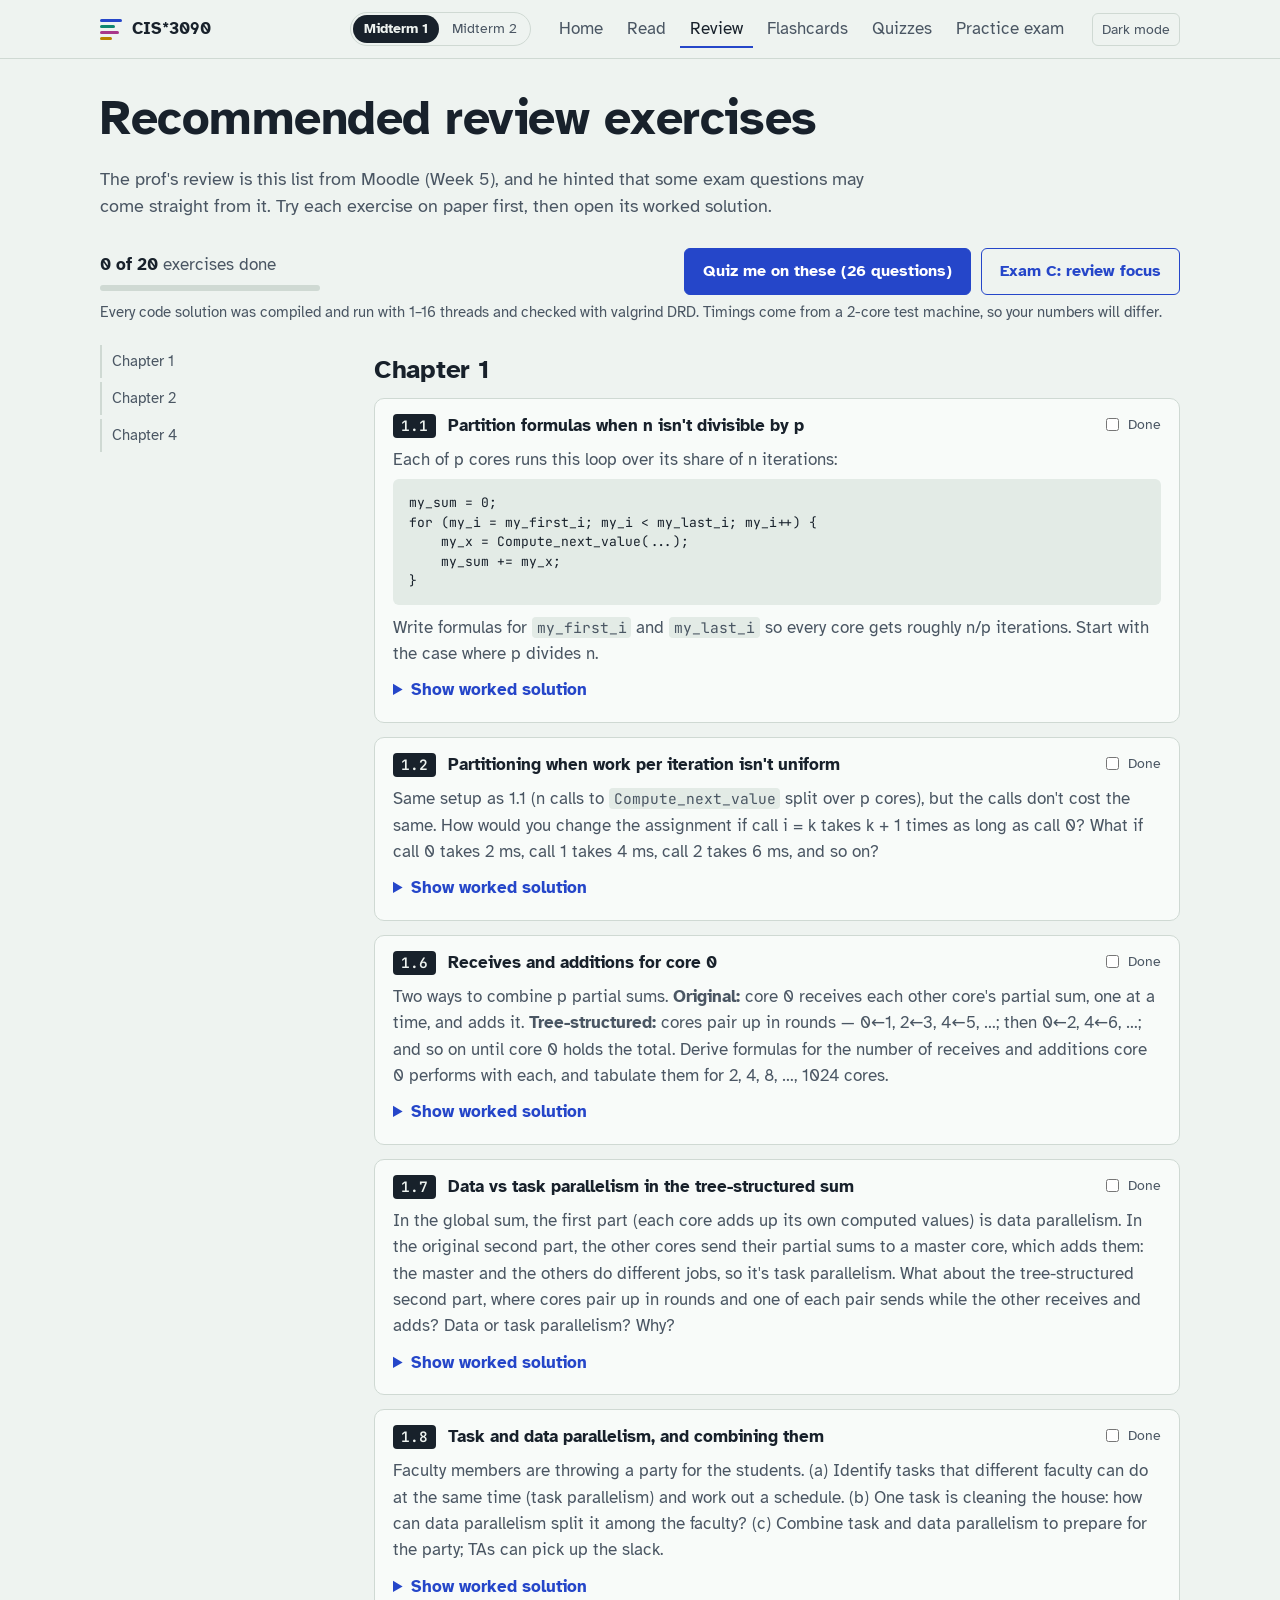
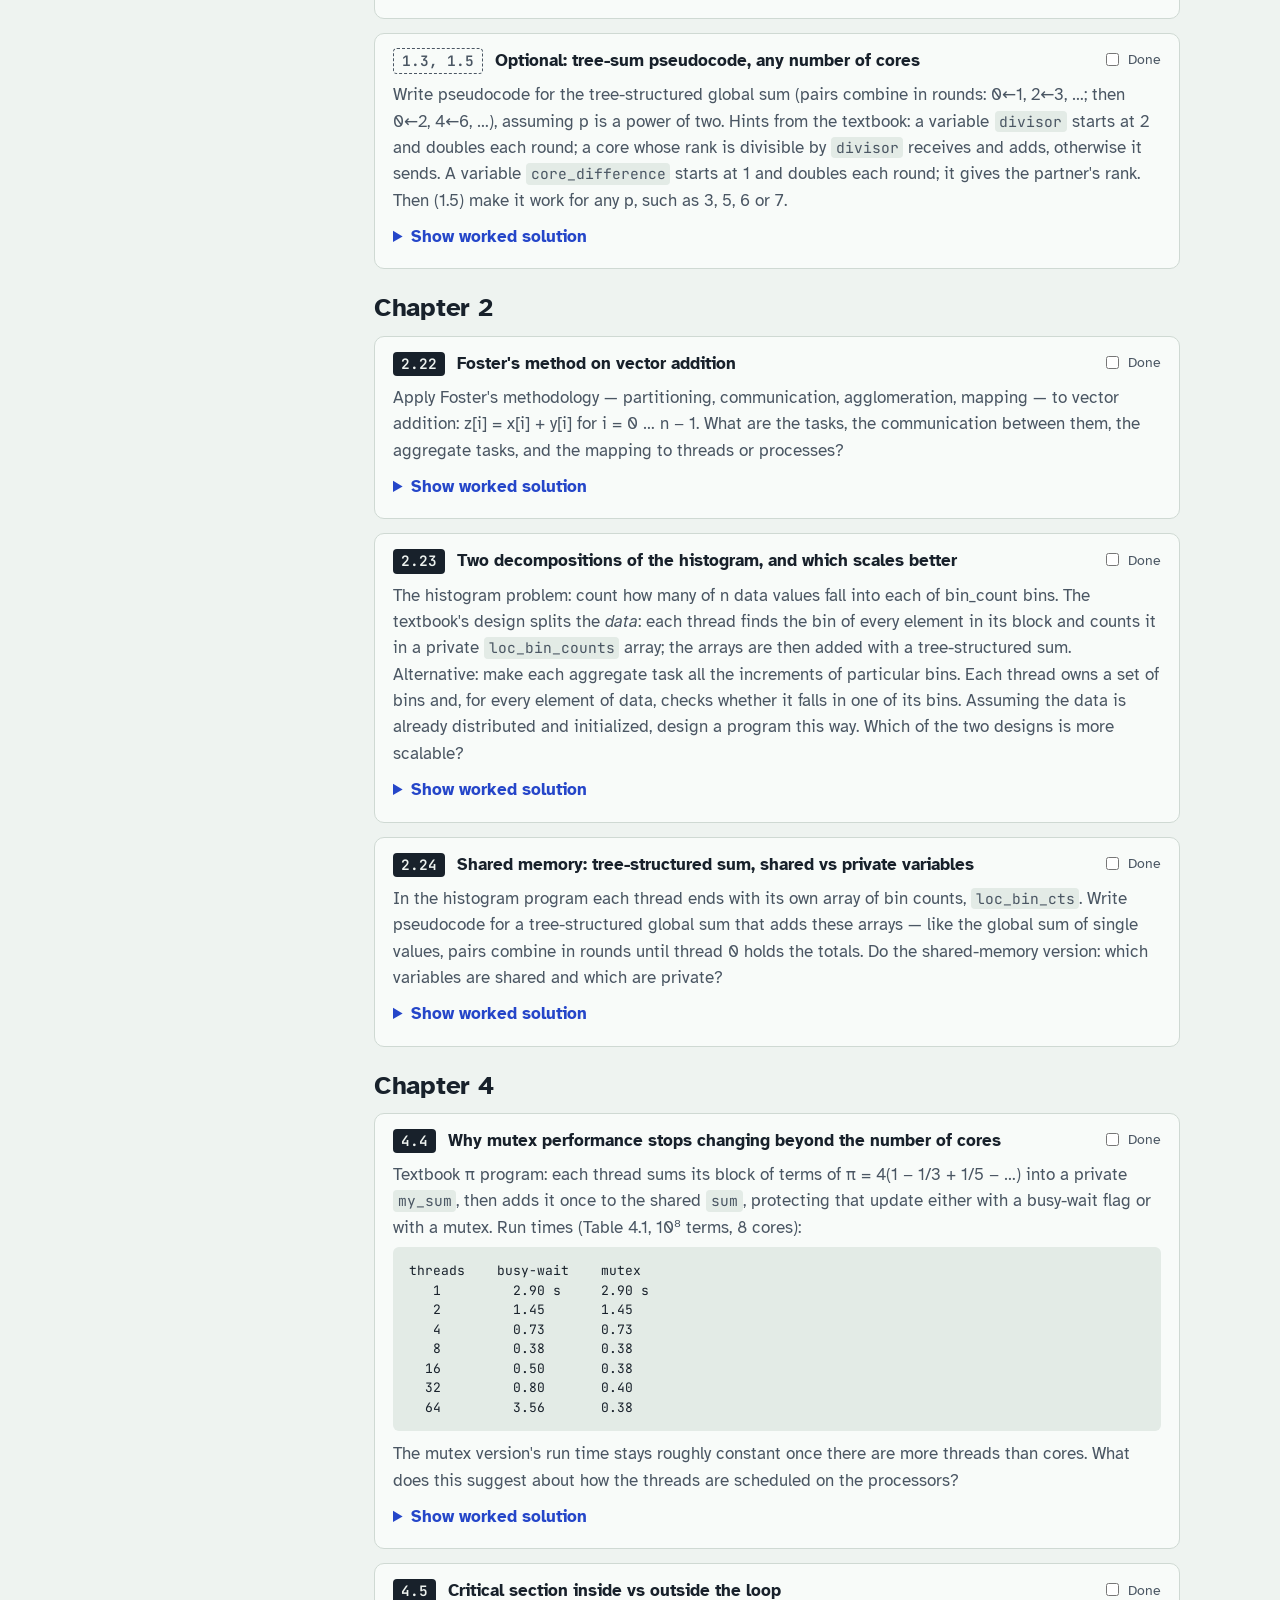
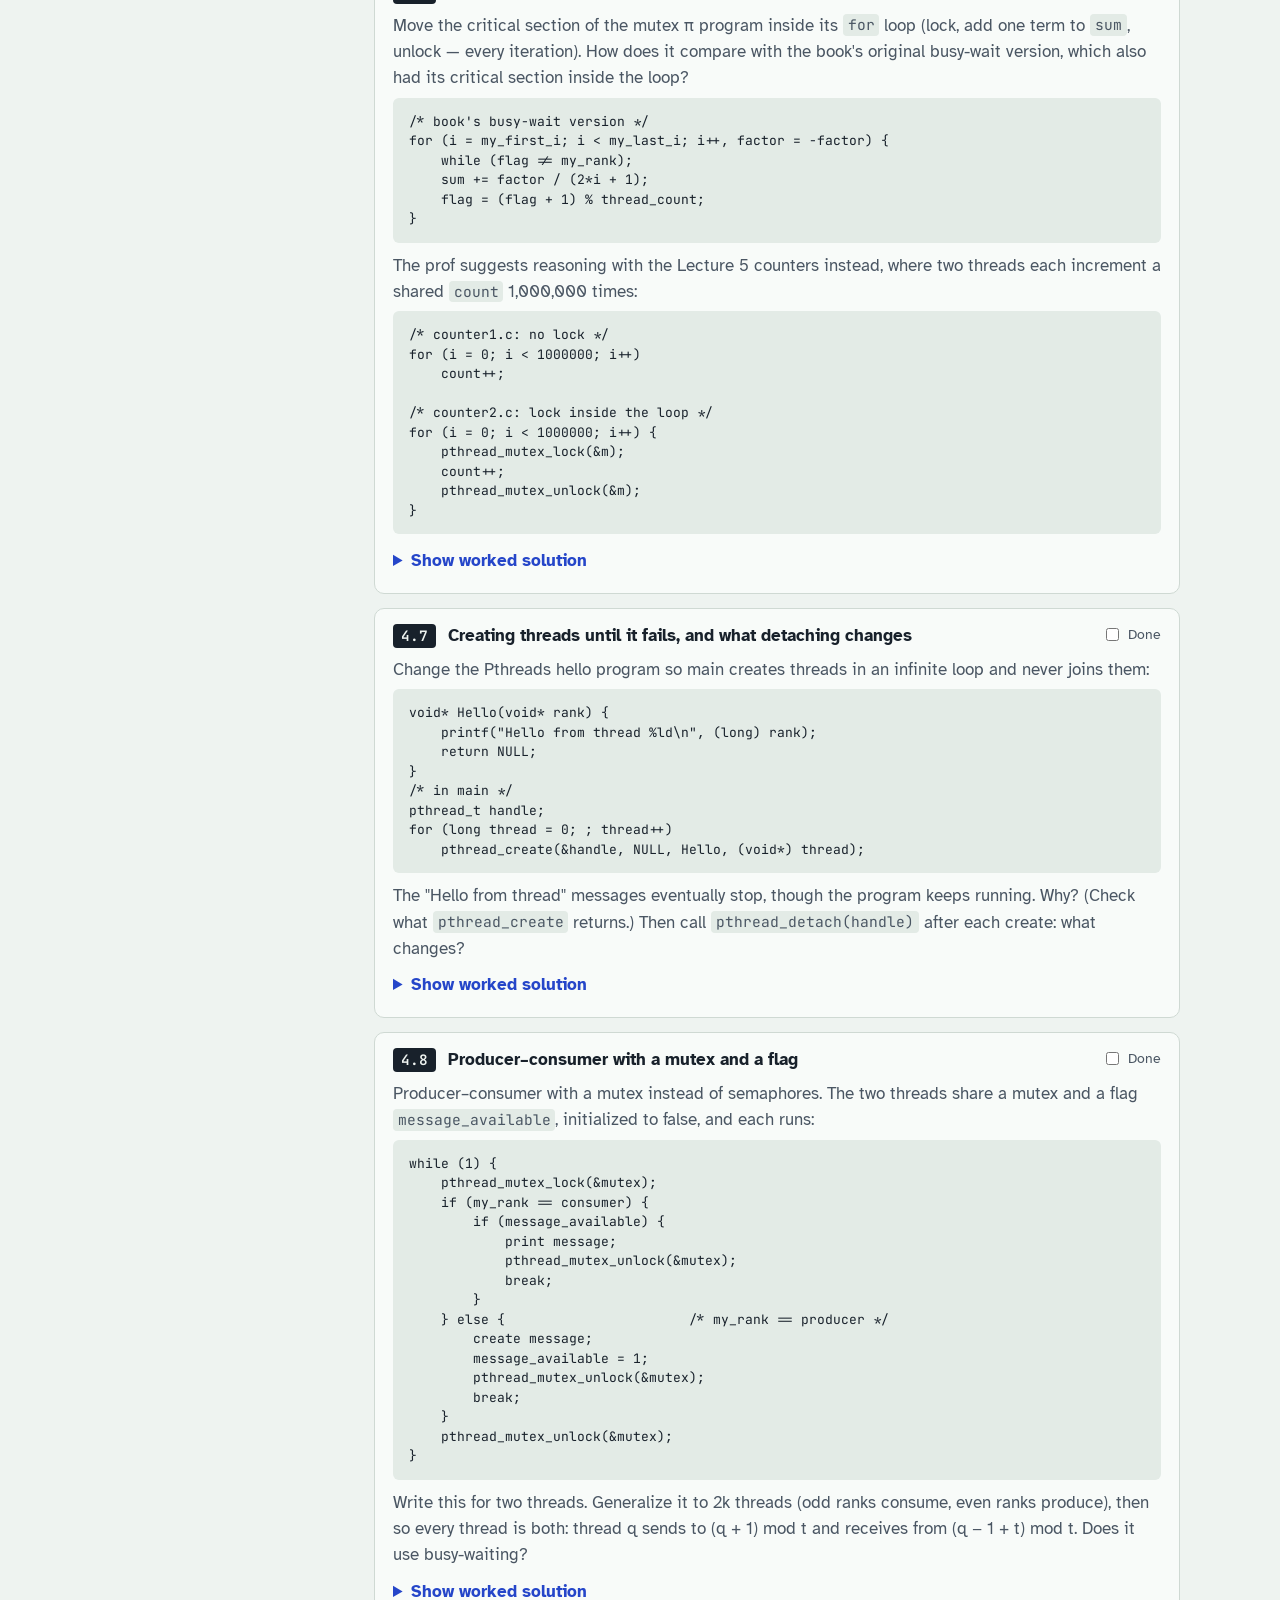
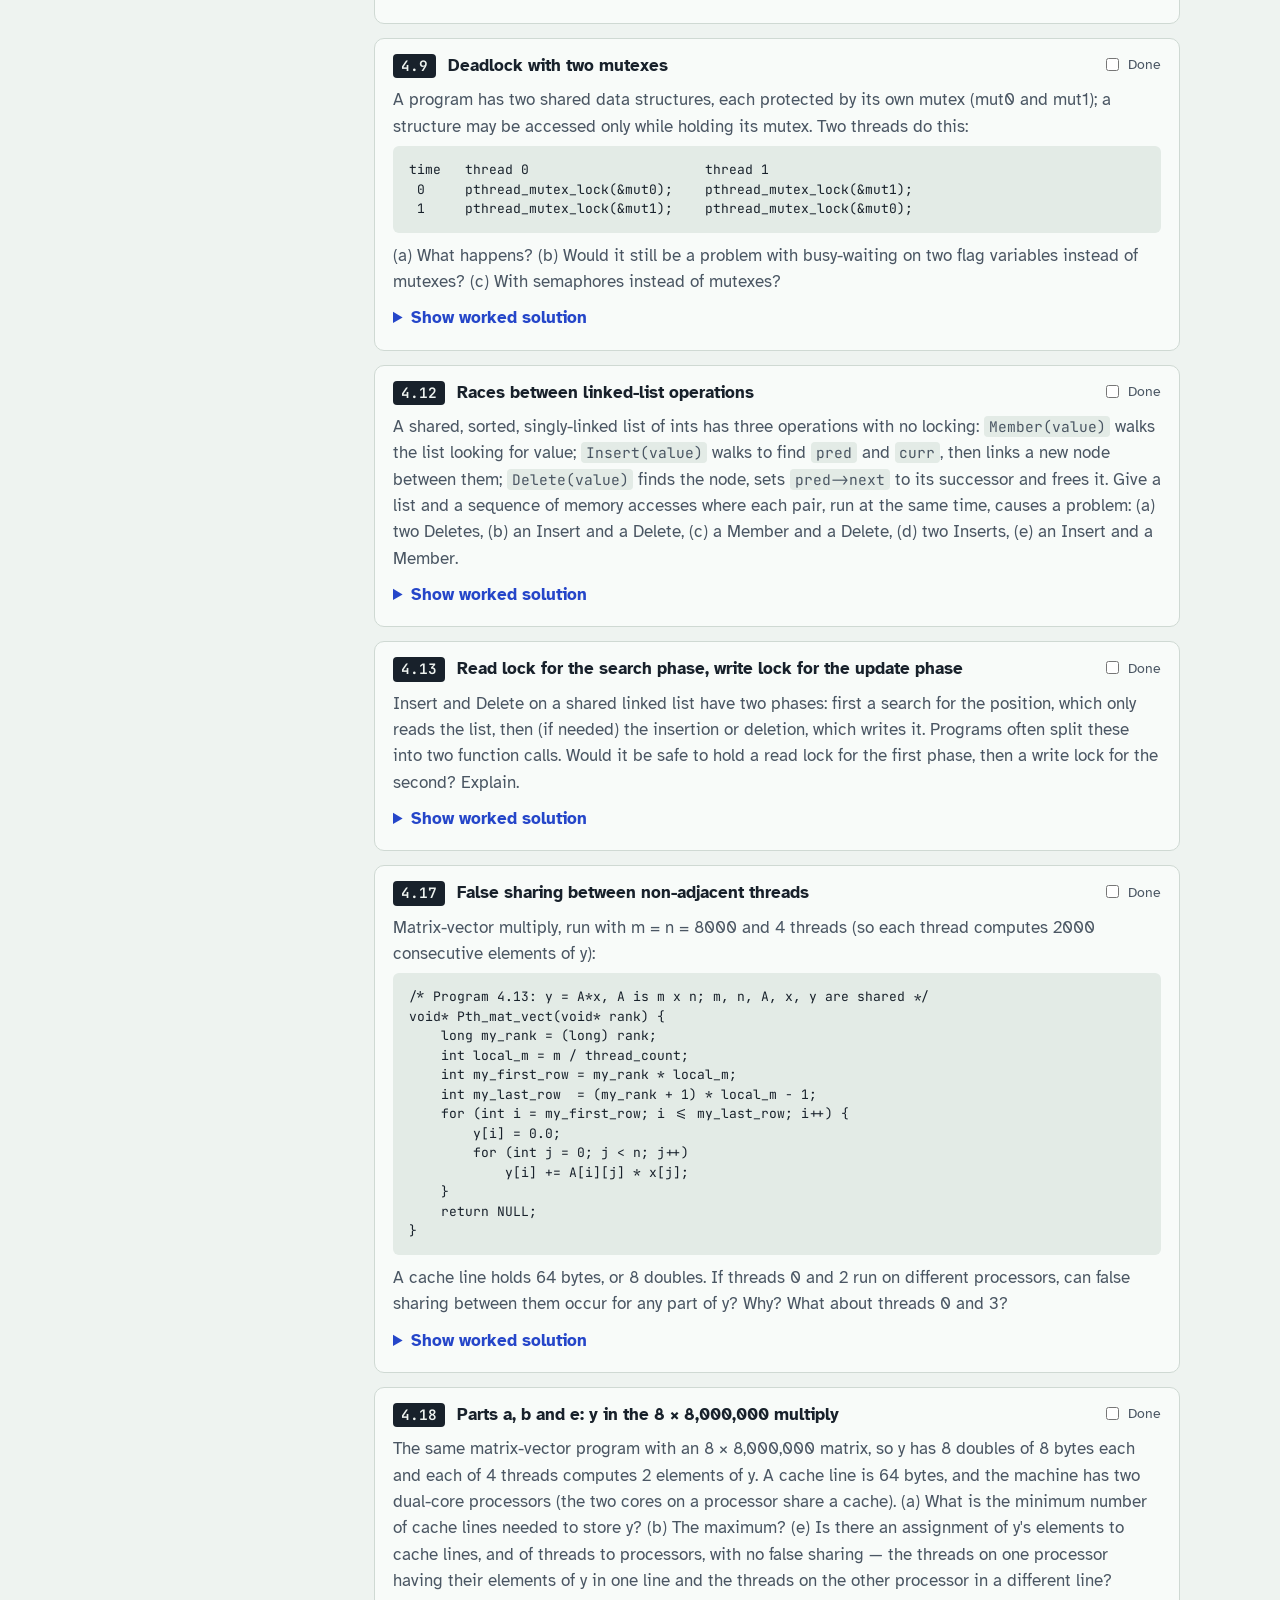
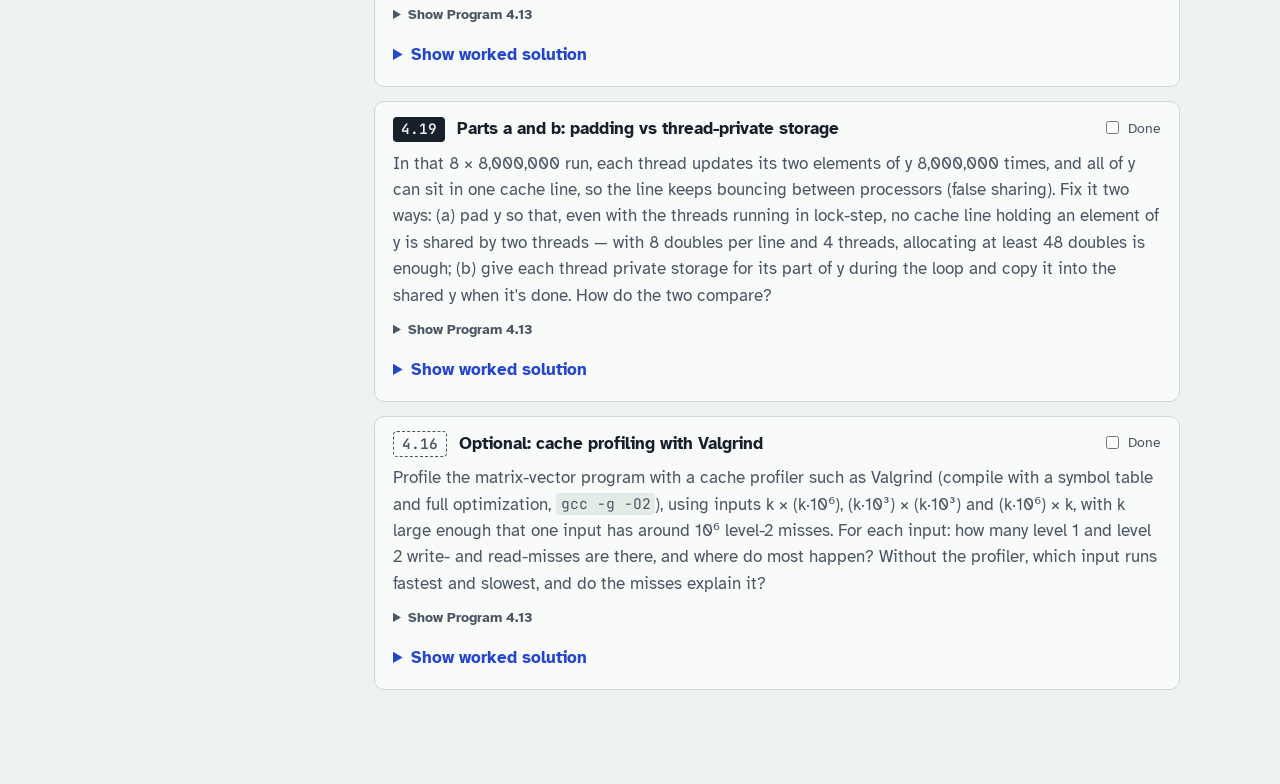
<file: review.html>
<!doctype html>
<html lang="en">
<head>
  <meta charset="utf-8">
  <meta name="viewport" content="width=device-width, initial-scale=1">
  <title>Review — CIS*3090 Midterm 1 Study</title>
  <link rel="preconnect" href="https://fonts.googleapis.com">
  <link rel="preconnect" href="https://fonts.gstatic.com" crossorigin>
  <link href="https://fonts.googleapis.com/css2?family=Atkinson+Hyperlegible:wght@400;700&family=JetBrains+Mono:wght@400;600&display=swap" rel="stylesheet">
  <link rel="stylesheet" href="assets/style.css">
</head>
<body data-page="review">
  <header id="site-header"></header>
  <main>
    <div class="page-head">
      <h1>Recommended review exercises</h1>
      <p>The prof's review is this list from Moodle (Week 5), and he hinted that some exam questions may come straight from it. Try each exercise on paper first, then open its worked solution.</p>
    </div>

    <div class="review-bar">
      <div><strong id="done-count">0 of 20</strong> <span class="muted">exercises done</span>
        <div class="fc-progress" aria-hidden="true"><span id="done-bar"></span></div></div>
      <div class="btn-row">
        <a class="btn" href="quiz.html?topic=review&amp;all=1">Quiz me on these (26 questions)</a>
        <a class="btn secondary" href="exam.html">Exam C: review focus</a>
      </div>
    </div>
    <p class="muted review-note">Every code solution was compiled and run with 1–16 threads and checked with valgrind DRD. Timings come from a 2-core test machine, so your numbers will differ.</p>

    <div class="reading">
      <nav class="toc" aria-label="Chapters">
        <ol>
          <li><a href="#ch1">Chapter 1</a></li>
          <li><a href="#ch2">Chapter 2</a></li>
          <li><a href="#ch4">Chapter 4</a></li>
        </ol>
      </nav>
      <article class="article">

<section id="ch1">
<h2>Chapter 1</h2>

<div class="ex" data-ex="1.1">
<div class="ex-head"><span class="ex-num">1.1</span><span class="ex-topic">Partition formulas when n isn't divisible by p</span><label class="ex-done"><input type="checkbox"> Done</label></div>
<p class="ex-prompt">Each of p cores runs this loop over its share of n iterations:</p>
<pre><code>my_sum = 0;
for (my_i = my_first_i; my_i &lt; my_last_i; my_i++) {
    my_x = Compute_next_value(...);
    my_sum += my_x;
}</code></pre>
<p class="ex-prompt">Write formulas for <code>my_first_i</code> and <code>my_last_i</code> so every core gets roughly n/p iterations. Start with the case where p divides n.</p>
<details><summary>Show worked solution</summary>
<p>If p divides n, every core gets n/p: <code>my_first_i = my_rank * n/p</code> and <code>my_last_i = my_first_i + n/p</code> (exclusive). Otherwise let q = ⌊n/p⌋ and r = n mod p; the first r cores take one extra.</p>
<pre><code>q = n / p;  r = n % p;
if (my_rank &lt; r) { my_count = q + 1;  my_first_i = my_rank * my_count; }
else             { my_count = q;      my_first_i = my_rank * q + r;   }
my_last_i = my_first_i + my_count;          /* exclusive */</code></pre>
<p>Check with n = 50, p = 8: q = 6 and r = 2, so cores 0–1 get 7 (indices 0–6, 7–13) and cores 2–7 get 6 (14–19 … 44–49). Shares differ by at most 1 and cover every index once.</p>
</details>
</div>

<div class="ex" data-ex="1.2">
<div class="ex-head"><span class="ex-num">1.2</span><span class="ex-topic">Partitioning when work per iteration isn't uniform</span><label class="ex-done"><input type="checkbox"> Done</label></div>
<p class="ex-prompt">Same setup as 1.1 (n calls to <code>Compute_next_value</code> split over p cores), but the calls don't cost the same. How would you change the assignment if call i = k takes k + 1 times as long as call 0? What if call 0 takes 2 ms, call 1 takes 4 ms, call 2 takes 6 ms, and so on?</p>
<details><summary>Show worked solution</summary>
<p>Both versions have the same shape (the second is just doubled). Equal-sized contiguous blocks are badly unbalanced: the last core gets the most expensive calls. Example with n = 24 and p = 8, three calls each; the total is 300 units, so the ideal is 37.5 per core.</p>
<div class="table-wrap"><table>
<thead><tr><th>Assignment</th><th>Core 0</th><th>Core 7</th><th>Slowest core</th></tr></thead>
<tbody>
<tr><td>Blocked: 0–2, 3–5, …</td><td>6</td><td>69</td><td>69</td></tr>
<tr><td>Cyclic: core c gets c, c + 8, c + 16</td><td>27</td><td>48</td><td>48</td></tr>
<tr><td>Snake: 0→7, then 7→0, then 0→7</td><td>34</td><td>41</td><td>41</td></tr>
</tbody></table></div>
<p>In milliseconds the blocked split gives core 0 12 ms and core 7 138 ms. Balance by work, not by count: deal calls out cyclically or in a snake, or choose block boundaries from the running total so each core gets about total/p.</p>
</details>
</div>

<div class="ex" data-ex="1.6">
<div class="ex-head"><span class="ex-num">1.6</span><span class="ex-topic">Receives and additions for core 0</span><label class="ex-done"><input type="checkbox"> Done</label></div>
<p class="ex-prompt">Two ways to combine p partial sums. <strong>Original:</strong> core 0 receives each other core's partial sum, one at a time, and adds it. <strong>Tree-structured:</strong> cores pair up in rounds — 0←1, 2←3, 4←5, …; then 0←2, 4←6, …; and so on until core 0 holds the total. Derive formulas for the number of receives and additions core 0 performs with each, and tabulate them for 2, 4, 8, …, 1024 cores.</p>
<details><summary>Show worked solution</summary>
<p>Original: p − 1 receives and p − 1 additions. Tree: log₂ p of each.</p>
<div class="table-wrap"><table>
<thead><tr><th>p</th><th>2</th><th>4</th><th>8</th><th>16</th><th>32</th><th>64</th><th>128</th><th>256</th><th>512</th><th>1024</th></tr></thead>
<tbody>
<tr><td>Original</td><td>1</td><td>3</td><td>7</td><td>15</td><td>31</td><td>63</td><td>127</td><td>255</td><td>511</td><td>1023</td></tr>
<tr><td>Tree</td><td>1</td><td>2</td><td>3</td><td>4</td><td>5</td><td>6</td><td>7</td><td>8</td><td>9</td><td>10</td></tr>
</tbody></table></div>
</details>
</div>

<div class="ex" data-ex="1.7">
<div class="ex-head"><span class="ex-num">1.7</span><span class="ex-topic">Data vs task parallelism in the tree-structured sum</span><label class="ex-done"><input type="checkbox"> Done</label></div>
<p class="ex-prompt">In the global sum, the first part (each core adds up its own computed values) is data parallelism. In the original second part, the other cores send their partial sums to a master core, which adds them: the master and the others do different jobs, so it's task parallelism. What about the tree-structured second part, where cores pair up in rounds and one of each pair sends while the other receives and adds? Data or task parallelism? Why?</p>
<details><summary>Show worked solution</summary>
<p><strong>Both.</strong> In each stage every receiving core does the same thing (receive a partial sum, add it) on different data: data parallelism. But in the same stage some cores send while others receive and add: different tasks, so task parallelism. The textbook called the original master-core combine task-parallel for exactly that reason.</p>
</details>
</div>

<div class="ex" data-ex="1.8">
<div class="ex-head"><span class="ex-num">1.8</span><span class="ex-topic">Task and data parallelism, and combining them</span><label class="ex-done"><input type="checkbox"> Done</label></div>
<p class="ex-prompt">Faculty members are throwing a party for the students. (a) Identify tasks that different faculty can do at the same time (task parallelism) and work out a schedule. (b) One task is cleaning the house: how can data parallelism split it among the faculty? (c) Combine task and data parallelism to prepare for the party; TAs can pick up the slack.</p>
<details><summary>Show worked solution</summary>
<ul>
<li><strong>Task parallelism</strong>: give each person a different job — shopping, cooking, cleaning, decorating, music. Schedule around dependencies: shop before cooking, clean before decorating, everything before the guests arrive. Independent jobs run at the same time.</li>
<li><strong>Data parallelism</strong> for cleaning: split the house by rooms; each person does the same cleaning jobs on their rooms.</li>
<li><strong>Combined</strong>: a team per job (task parallelism), the cleaning team splits the rooms (data parallelism), and TAs join whichever team has the most left (load balancing).</li>
</ul>
</details>
</div>

<div class="ex optional" data-ex="1.3">
<div class="ex-head"><span class="ex-num">1.3, 1.5</span><span class="ex-topic">Optional: tree-sum pseudocode, any number of cores</span><label class="ex-done"><input type="checkbox"> Done</label></div>
<p class="ex-prompt">Write pseudocode for the tree-structured global sum (pairs combine in rounds: 0←1, 2←3, …; then 0←2, 4←6, …), assuming p is a power of two. Hints from the textbook: a variable <code>divisor</code> starts at 2 and doubles each round; a core whose rank is divisible by <code>divisor</code> receives and adds, otherwise it sends. A variable <code>core_difference</code> starts at 1 and doubles each round; it gives the partner's rank. Then (1.5) make it work for any p, such as 3, 5, 6 or 7.</p>
<details><summary>Show worked solution</summary>
<pre><code>sum = my_sum;  divisor = 2;  core_difference = 1;
while (core_difference &lt; p) {
    if (my_rank % divisor == 0) {
        partner = my_rank + core_difference;
        if (partner &lt; p) {                /* 1.5: no partner, skip this stage */
            receive value from partner;
            sum += value;
        }
    } else {
        partner = my_rank - core_difference;
        send sum to partner;
        break;                             /* this core is finished */
    }
    divisor *= 2;  core_difference *= 2;
}
/* core 0 holds the global sum */</code></pre>
<p>The <code>partner &lt; p</code> test handles p that isn't a power of two: with p = 6, core 4 has no partner in stage 2 and simply waits for stage 3. Core 0 does ⌈log₂ p⌉ receives. Simulated correct for p = 1–16.</p>
</details>
</div>
</section>

<section id="ch2">
<h2>Chapter 2</h2>

<div class="ex" data-ex="2.22">
<div class="ex-head"><span class="ex-num">2.22</span><span class="ex-topic">Foster's method on vector addition</span><label class="ex-done"><input type="checkbox"> Done</label></div>
<p class="ex-prompt">Apply Foster's methodology — partitioning, communication, agglomeration, mapping — to vector addition: z[i] = x[i] + y[i] for i = 0 … n − 1. What are the tasks, the communication between them, the aggregate tasks, and the mapping to threads or processes?</p>
<details><summary>Show worked solution</summary>
<ol>
<li><strong>Partitioning</strong>: one task per element, computing x[i] + y[i]. Nothing is inherently serial.</li>
<li><strong>Communication</strong>: none between tasks; each needs only its own x[i] and y[i]. In distributed memory, each process is sent its chunk of x and y and z is gathered at the end.</li>
<li><strong>Agglomeration</strong>: tasks are identical and independent, so group a contiguous block of about n/p elements into one task.</li>
<li><strong>Mapping</strong>: one block per thread or process using the ⌊n/p⌋ + 1 split. Equal work and no communication: embarrassingly parallel.</li>
</ol>
</details>
</div>

<div class="ex" data-ex="2.23">
<div class="ex-head"><span class="ex-num">2.23</span><span class="ex-topic">Two decompositions of the histogram, and which scales better</span><label class="ex-done"><input type="checkbox"> Done</label></div>
<p class="ex-prompt">The histogram problem: count how many of n data values fall into each of bin_count bins. The textbook's design splits the <em>data</em>: each thread finds the bin of every element in its block and counts it in a private <code>loc_bin_counts</code> array; the arrays are then added with a tree-structured sum. Alternative: make each aggregate task all the increments of particular bins. Each thread owns a set of bins and, for every element of data, checks whether it falls in one of its bins. Assuming the data is already distributed and initialized, design a program this way. Which of the two designs is more scalable?</p>
<details><summary>Show worked solution</summary>
<p>Each thread owns a range of bins and scans <em>all</em> of data, counting only elements that land in its bins:</p>
<pre><code>/* thread my_rank owns bins my_first_bin .. my_last_bin */
for (i = 0; i &lt; data_count; i++) {
    b = Find_bin(data[i], bin_maxes, bin_count, min_meas);
    if (my_first_bin &lt;= b &amp;&amp; b &lt;= my_last_bin)
        bin_counts[b]++;          /* no race: only this thread updates these bins */
}</code></pre>
<p>It needs no locks and no final reduction, but every thread reads all n elements, so each thread's time stays O(n) however many threads you add; only the bin search gets cheaper. In distributed memory every process would also need all the data. The textbook's design (split the data, private loc_bin_counts, tree sum) does O(n/p) work per thread plus O(bin_count · log p) to combine, so <strong>the original design scales better</strong>.</p>
</details>
</div>

<div class="ex" data-ex="2.24">
<div class="ex-head"><span class="ex-num">2.24</span><span class="ex-topic">Shared memory: tree-structured sum, shared vs private variables</span><label class="ex-done"><input type="checkbox"> Done</label></div>
<p class="ex-prompt">In the histogram program each thread ends with its own array of bin counts, <code>loc_bin_cts</code>. Write pseudocode for a tree-structured global sum that adds these arrays — like the global sum of single values, pairs combine in rounds until thread 0 holds the totals. Do the shared-memory version: which variables are shared and which are private?</p>
<details><summary>Show worked solution</summary>
<pre><code>/* shared:  loc_bin_cts[thread_count][bin_count], bin_count, thread_count, barrier */
/* private: my_rank, divisor, diff, partner, b                                     */
divisor = 2;  diff = 1;
while (diff &lt; thread_count) {
    pthread_barrier_wait(&amp;barrier);              /* partner's counts are final */
    if (my_rank % divisor == 0) {
        partner = my_rank + diff;
        if (partner &lt; thread_count)
            for (b = 0; b &lt; bin_count; b++)
                loc_bin_cts[my_rank][b] += loc_bin_cts[partner][b];
    }
    divisor *= 2;  diff *= 2;
}
/* after the threads are joined, row 0 holds bin_counts */</code></pre>
<ul>
<li><strong>Shared</strong>: the loc_bin_cts rows (a partner must be able to read them), bin_count, thread_count and the barrier.</li>
<li><strong>Private</strong>: my_rank, divisor, diff, partner and the loop index b.</li>
<li>Nobody "sends" in shared memory: the receiver reads its partner's row directly, and the barrier at the top of each stage takes the place of send and receive.</li>
<li>Unlike the distributed version, no thread breaks out of the loop. Every thread must reach every barrier, or the others hang.</li>
</ul>
<p>Checked against a serial count for 1–16 threads, including non-powers of two; DRD reports 0 errors.</p>
</details>
</div>
</section>

<section id="ch4">
<h2>Chapter 4</h2>

<div class="ex" data-ex="4.4">
<div class="ex-head"><span class="ex-num">4.4</span><span class="ex-topic">Why mutex performance stops changing beyond the number of cores</span><label class="ex-done"><input type="checkbox"> Done</label></div>
<p class="ex-prompt">Textbook π program: each thread sums its block of terms of π = 4(1 − 1/3 + 1/5 − …) into a private <code>my_sum</code>, then adds it once to the shared <code>sum</code>, protecting that update either with a busy-wait flag or with a mutex. Run times (Table 4.1, 10⁸ terms, 8 cores):</p>
<pre><code>threads    busy-wait    mutex
   1         2.90 s     2.90 s
   2         1.45       1.45
   4         0.73       0.73
   8         0.38       0.38
  16         0.50       0.38
  32         0.80       0.40
  64         3.56       0.38</code></pre>
<p class="ex-prompt">The mutex version's run time stays roughly constant once there are more threads than cores. What does this suggest about how the threads are scheduled on the processors?</p>
<details><summary>Show worked solution</summary>
<p>A thread waiting for a mutex <strong>blocks</strong>: the OS takes it off the core and runs a thread that can do useful work. So no more threads than there are cores ever run at once, extra threads just wait their turn, and the total work stays the same, so the run time stays at the value set by the core count. Busy-waiting threads keep spinning on cores instead, which is why that version degrades. Table 4.1: the mutex version stays at 0.38–0.40 s from 8 to 64 threads on 8 cores.</p>
</details>
</div>

<div class="ex" data-ex="4.5">
<div class="ex-head"><span class="ex-num">4.5</span><span class="ex-topic">Critical section inside vs outside the loop</span><label class="ex-done"><input type="checkbox"> Done</label></div>
<p class="ex-prompt">Move the critical section of the mutex π program inside its <code>for</code> loop (lock, add one term to <code>sum</code>, unlock — every iteration). How does it compare with the book's original busy-wait version, which also had its critical section inside the loop?</p>
<pre><code>/* book's busy-wait version */
for (i = my_first_i; i &lt; my_last_i; i++, factor = -factor) {
    while (flag != my_rank);
    sum += factor / (2*i + 1);
    flag = (flag + 1) % thread_count;
}</code></pre>
<p class="ex-prompt">The prof suggests reasoning with the Lecture 5 counters instead, where two threads each increment a shared <code>count</code> 1,000,000 times:</p>
<pre><code>/* counter1.c: no lock */
for (i = 0; i &lt; 1000000; i++)
    count++;

/* counter2.c: lock inside the loop */
for (i = 0; i &lt; 1000000; i++) {
    pthread_mutex_lock(&amp;m);
    count++;
    pthread_mutex_unlock(&amp;m);
}</code></pre>
<details><summary>Show worked solution</summary>
<p>counter2.c locks around every <code>count++</code>. It's correct, but the critical section runs once per iteration, so the increments are fully serialized, every lock and unlock costs time, and the mutex and <code>count</code> bounce between the cores' caches. Counting into a private local and locking once after the loop is just as correct, with only p critical-section entries.</p>
<div class="table-wrap"><table>
<thead><tr><th>2 threads × 10,000,000 increments, 2-core machine</th><th>count</th><th>Time</th></tr></thead>
<tbody>
<tr><td>Serial (one thread, 20,000,000 increments)</td><td>20,000,000</td><td>0.05 s</td></tr>
<tr><td>No lock (counter1.c)</td><td>12,576,691 (wrong)</td><td>0.03 s</td></tr>
<tr><td>Lock inside the loop (counter2.c)</td><td>20,000,000</td><td>1.49 s</td></tr>
<tr><td>Private count, lock once after the loop</td><td>20,000,000</td><td>under 0.01 s</td></tr>
</tbody></table></div>
<p>Against the book's busy-wait-inside-the-loop version: with as many threads as cores the two are close (2 threads, 2 × 2,000,000 increments: busy-wait 0.32 s, mutex 0.28 s). With more threads than cores busy-waiting collapses — 4 threads on 2 cores took over 2 minutes busy-waiting against 0.63 s with the mutex — because the strict turn order makes threads spin while the thread whose turn it is sits descheduled.</p>
</details>
</div>

<div class="ex" data-ex="4.7">
<div class="ex-head"><span class="ex-num">4.7</span><span class="ex-topic">Creating threads until it fails, and what detaching changes</span><label class="ex-done"><input type="checkbox"> Done</label></div>
<p class="ex-prompt">Change the Pthreads hello program so main creates threads in an infinite loop and never joins them:</p>
<pre><code>void* Hello(void* rank) {
    printf("Hello from thread %ld\n", (long) rank);
    return NULL;
}
/* in main */
pthread_t handle;
for (long thread = 0; ; thread++)
    pthread_create(&amp;handle, NULL, Hello, (void*) thread);</code></pre>
<p class="ex-prompt">The "Hello from thread" messages eventually stop, though the program keeps running. Why? (Check what <code>pthread_create</code> returns.) Then call <code>pthread_detach(handle)</code> after each create: what changes?</p>
<details><summary>Show worked solution</summary>
<p>The messages stop because <code>pthread_create</code> starts returning an error: <strong>EAGAIN</strong>, "Resource temporarily unavailable". The threads are joinable and never joined, so each finished thread keeps its resources (stack, thread record) until somebody joins it, and the system runs out. A detached thread frees its resources as soon as it finishes, so creation keeps succeeding; only the number alive at the same moment is limited.</p>
<p>On the test machine the joinable version failed after 32,753 threads; the detached version created 200,000 with no failure and was stopped there.</p>
</details>
</div>

<div class="ex" data-ex="4.8">
<div class="ex-head"><span class="ex-num">4.8</span><span class="ex-topic">Producer–consumer with a mutex and a flag</span><label class="ex-done"><input type="checkbox"> Done</label></div>
<p class="ex-prompt">Producer–consumer with a mutex instead of semaphores. The two threads share a mutex and a flag <code>message_available</code>, initialized to false, and each runs:</p>
<pre><code>while (1) {
    pthread_mutex_lock(&amp;mutex);
    if (my_rank == consumer) {
        if (message_available) {
            print message;
            pthread_mutex_unlock(&amp;mutex);
            break;
        }
    } else {                       /* my_rank == producer */
        create message;
        message_available = 1;
        pthread_mutex_unlock(&amp;mutex);
        break;
    }
    pthread_mutex_unlock(&amp;mutex);
}</code></pre>
<p class="ex-prompt">Write this for two threads. Generalize it to 2k threads (odd ranks consume, even ranks produce), then so every thread is both: thread q sends to (q + 1) mod t and receives from (q − 1 + t) mod t. Does it use busy-waiting?</p>
<details><summary>Show worked solution</summary>
<p>With two threads the consumer loops lock, check the flag, unlock, until the producer sets it. For the ring, give each thread its own message slot, flag and mutex:</p>
<pre><code>/* shared: msg[t], available[t] (all 0), m[t]; dest = (my_rank + 1) % t */
pthread_mutex_lock(&amp;m[dest]);                     /* produce */
msg[dest] = my_msg;  available[dest] = 1;
pthread_mutex_unlock(&amp;m[dest]);

while (1) {                                        /* consume */
    pthread_mutex_lock(&amp;m[my_rank]);
    if (available[my_rank]) {
        printf("%s\n", msg[my_rank]);
        pthread_mutex_unlock(&amp;m[my_rank]);
        break;
    }
    pthread_mutex_unlock(&amp;m[my_rank]);
}</code></pre>
<p>For 2k threads with even producers and odd consumers, pair thread 2j with thread 2j + 1 and give each pair one slot. <strong>Yes, it busy-waits</strong>: the consumer keeps locking, checking and unlocking until the flag is set. In a 5-thread run one thread checked its empty flag 200,026 times before its message arrived. A semaphore or condition variable would let it sleep instead.</p>
</details>
</div>

<div class="ex" data-ex="4.9">
<div class="ex-head"><span class="ex-num">4.9</span><span class="ex-topic">Deadlock with two mutexes</span><label class="ex-done"><input type="checkbox"> Done</label></div>
<p class="ex-prompt">A program has two shared data structures, each protected by its own mutex (mut0 and mut1); a structure may be accessed only while holding its mutex. Two threads do this:</p>
<pre><code>time   thread 0                      thread 1
 0     pthread_mutex_lock(&amp;mut0);    pthread_mutex_lock(&amp;mut1);
 1     pthread_mutex_lock(&amp;mut1);    pthread_mutex_lock(&amp;mut0);</code></pre>
<p class="ex-prompt">(a) What happens? (b) Would it still be a problem with busy-waiting on two flag variables instead of mutexes? (c) With semaphores instead of mutexes?</p>
<details><summary>Show worked solution</summary>
<ul>
<li>(a) Each thread holds one mutex and asks for the one the other holds, so both block forever: <strong>deadlock</strong>. Run as written, the program was still stuck after 3 s.</li>
<li>(b) Busy-waiting with two flags: still a problem. Each thread spins forever on a flag the other will never clear, and burns a core doing it.</li>
<li>(c) Semaphores: still a problem. Each <code>sem_wait</code> blocks forever.</li>
<li>Fix in every case: acquire the locks in the <strong>same global order</strong> (e.g. always mut0 before mut1).</li>
</ul>
</details>
</div>

<div class="ex" data-ex="4.12">
<div class="ex-head"><span class="ex-num">4.12</span><span class="ex-topic">Races between linked-list operations</span><label class="ex-done"><input type="checkbox"> Done</label></div>
<p class="ex-prompt">A shared, sorted, singly-linked list of ints has three operations with no locking: <code>Member(value)</code> walks the list looking for value; <code>Insert(value)</code> walks to find <code>pred</code> and <code>curr</code>, then links a new node between them; <code>Delete(value)</code> finds the node, sets <code>pred-&gt;next</code> to its successor and frees it. Give a list and a sequence of memory accesses where each pair, run at the same time, causes a problem: (a) two Deletes, (b) an Insert and a Delete, (c) a Member and a Delete, (d) two Inserts, (e) an Insert and a Member.</p>
<details><summary>Show worked solution</summary>
<p>The list is 2 → 5 → 8; each row is one bad interleaving.</p>
<div class="table-wrap"><table>
<thead><tr><th>Pair</th><th>Interleaving</th><th>Result</th></tr></thead>
<tbody>
<tr><td>Two Deletes</td><td>T0 Delete(5) sets 2.next = 8 and frees 5; T1 Delete(8), which had already found pred 5, sets 5.next = NULL and frees 8</td><td>2.next points to freed memory, and T1 wrote into freed node 5. Deleting the same key twice frees it twice</td></tr>
<tr><td>Insert and Delete</td><td>T0 Insert(6) finds pred 5, curr 8; T1 Delete(5) sets 2.next = 8 and frees 5; T0 sets 5.next = 6</td><td>6 hangs off a freed node and is lost</td></tr>
<tr><td>Member and Delete</td><td>T0 Member(8) is on node 5; T1 deletes and frees 5; T0 follows 5.next</td><td>Reads freed memory: garbage or a segfault</td></tr>
<tr><td>Two Inserts</td><td>T0 Insert(5) and T1 Insert(6) on 2 → 8 both find pred 2, curr 8; T0 sets 2.next = 5, then T1 sets 2.next = 6</td><td>5 is lost: a leak and a wrong list</td></tr>
<tr><td>Insert and Member</td><td>T0 Member(5) while T1 Insert(5) runs</td><td>The answer depends on timing; if 2.next is published before the new node's next is set, Member can follow an unset pointer</td></tr>
</tbody></table></div>
</details>
</div>

<div class="ex" data-ex="4.13">
<div class="ex-head"><span class="ex-num">4.13</span><span class="ex-topic">Read lock for the search phase, write lock for the update phase</span><label class="ex-done"><input type="checkbox"> Done</label></div>
<p class="ex-prompt">Insert and Delete on a shared linked list have two phases: first a search for the position, which only reads the list, then (if needed) the insertion or deletion, which writes it. Programs often split these into two function calls. Would it be safe to hold a read lock for the first phase, then a write lock for the second? Explain.</p>
<details><summary>Show worked solution</summary>
<p><strong>No.</strong> Between releasing the read lock and getting the write lock, another thread can change the list: it can delete the pred or curr node you found (you then link into freed memory) or insert the same key (you then insert a duplicate). The position found in phase 1 can be stale by phase 2. Pthreads read-write locks can't be upgraded atomically either; asking for the write lock while still holding the read lock may deadlock or return an error. Hold the write lock for the whole Insert or Delete, or re-check the position after taking it.</p>
</details>
</div>

<div class="ex" data-ex="4.17">
<div class="ex-head"><span class="ex-num">4.17</span><span class="ex-topic">False sharing between non-adjacent threads</span><label class="ex-done"><input type="checkbox"> Done</label></div>
<p class="ex-prompt">Matrix-vector multiply, run with m = n = 8000 and 4 threads (so each thread computes 2000 consecutive elements of y):</p>
<pre><code>/* Program 4.13: y = A*x, A is m x n; m, n, A, x, y are shared */
void* Pth_mat_vect(void* rank) {
    long my_rank = (long) rank;
    int local_m = m / thread_count;
    int my_first_row = my_rank * local_m;
    int my_last_row  = (my_rank + 1) * local_m - 1;
    for (int i = my_first_row; i &lt;= my_last_row; i++) {
        y[i] = 0.0;
        for (int j = 0; j &lt; n; j++)
            y[i] += A[i][j] * x[j];
    }
    return NULL;
}</code></pre>
<p class="ex-prompt">A cache line holds 64 bytes, or 8 doubles. If threads 0 and 2 run on different processors, can false sharing between them occur for any part of y? Why? What about threads 0 and 3?</p>
<details><summary>Show worked solution</summary>
<p>Thread 0 computes y[0..1999], thread 1 y[2000..3999], thread 2 y[4000..5999] and thread 3 y[6000..7999]. A line holds 8 consecutive doubles. Thread 0's last element, y[1999], is 2001 elements from thread 2's first, y[4000] (and 4001 from thread 3's), so no line can hold elements of both. <strong>False sharing between 0 and 2, or 0 and 3, is impossible</strong>, whichever processors they're on. It can only happen at the boundary between adjacent threads (0–1, 1–2, 2–3), and even there it's unlikely: one thread touches the boundary at the end of its loop and the other at the start.</p>
</details>
</div>

<div class="ex" data-ex="4.18">
<div class="ex-head"><span class="ex-num">4.18</span><span class="ex-topic">Parts a, b and e: y in the 8 × 8,000,000 multiply</span><label class="ex-done"><input type="checkbox"> Done</label></div>
<p class="ex-prompt">The same matrix-vector program with an 8 × 8,000,000 matrix, so y has 8 doubles of 8 bytes each and each of 4 threads computes 2 elements of y. A cache line is 64 bytes, and the machine has two dual-core processors (the two cores on a processor share a cache). (a) What is the minimum number of cache lines needed to store y? (b) The maximum? (e) Is there an assignment of y's elements to cache lines, and of threads to processors, with no false sharing — the threads on one processor having their elements of y in one line and the threads on the other processor in a different line?</p><details class="ctx-fold"><summary>Show Program 4.13</summary><pre><code>/* Program 4.13: y = A*x, A is m x n; m, n, A, x, y are shared */
void* Pth_mat_vect(void* rank) {
    long my_rank = (long) rank;
    int local_m = m / thread_count;
    int my_first_row = my_rank * local_m;
    int my_last_row  = (my_rank + 1) * local_m - 1;
    for (int i = my_first_row; i &lt;= my_last_row; i++) {
        y[i] = 0.0;
        for (int j = 0; j &lt; n; j++)
            y[i] += A[i][j] * x[j];
    }
    return NULL;
}</code></pre></details>
<details><summary>Show worked solution</summary>
<ul>
<li>(a) <strong>1 line</strong>, when y[0] starts a cache line.</li>
<li>(b) <strong>2 lines</strong>: any other alignment splits y across two lines, and a 64-byte vector can never touch three.</li>
<li>(e) <strong>Yes.</strong> Each thread owns two elements: t0 y[0..1], t1 y[2..3], t2 y[4..5], t3 y[6..7]. If the line boundary falls between y[3] and y[4], and threads 0 and 1 share one processor while 2 and 3 share the other, each processor's threads write only their own line. Across all 8 alignments × 3 ways to pair the threads (parts c, d, f), this is the only one of the 24 arrangements with no false sharing (part g).</li>
</ul>
</details>
</div>

<div class="ex" data-ex="4.19">
<div class="ex-head"><span class="ex-num">4.19</span><span class="ex-topic">Parts a and b: padding vs thread-private storage</span><label class="ex-done"><input type="checkbox"> Done</label></div>
<p class="ex-prompt">In that 8 × 8,000,000 run, each thread updates its two elements of y 8,000,000 times, and all of y can sit in one cache line, so the line keeps bouncing between processors (false sharing). Fix it two ways: (a) pad y so that, even with the threads running in lock-step, no cache line holding an element of y is shared by two threads — with 8 doubles per line and 4 threads, allocating at least 48 doubles is enough; (b) give each thread private storage for its part of y during the loop and copy it into the shared y when it's done. How do the two compare?</p><details class="ctx-fold"><summary>Show Program 4.13</summary><pre><code>/* Program 4.13: y = A*x, A is m x n; m, n, A, x, y are shared */
void* Pth_mat_vect(void* rank) {
    long my_rank = (long) rank;
    int local_m = m / thread_count;
    int my_first_row = my_rank * local_m;
    int my_last_row  = (my_rank + 1) * local_m - 1;
    for (int i = my_first_row; i &lt;= my_last_row; i++) {
        y[i] = 0.0;
        for (int j = 0; j &lt; n; j++)
            y[i] += A[i][j] * x[j];
    }
    return NULL;
}</code></pre></details>
<details><summary>Show worked solution</summary>
<ul>
<li>(a) <strong>Padding</strong>: spread y so no cache line ever holds elements of two threads, whatever the alignment. With 4 threads and 8 doubles per line, allocate 48 doubles and let thread t use y[8 + 10t] and y[9 + 10t]: neighbouring threads' elements are 9 apart and the ends are padded, which was checked for all 8 alignments. It costs memory and makes indexing awkward.</li>
<li>(b) <strong>Thread-private storage</strong>: each thread accumulates its rows in a local array on its own stack, then copies the results into the shared y once at the end. The shared line is written a handful of times instead of 16,000,000, with no padding or alignment assumptions.</li>
</ul>
<p>Both should bring the 8 × 8,000,000 efficiency (0.290 with 4 threads in Table 4.5) up toward the other inputs'; (b) is simpler and at least as fast.</p>
</details>
</div>

<div class="ex optional" data-ex="4.16">
<div class="ex-head"><span class="ex-num">4.16</span><span class="ex-topic">Optional: cache profiling with Valgrind</span><label class="ex-done"><input type="checkbox"> Done</label></div>
<p class="ex-prompt">Profile the matrix-vector program with a cache profiler such as Valgrind (compile with a symbol table and full optimization, <code>gcc -g -O2</code>), using inputs k × (k·10⁶), (k·10³) × (k·10³) and (k·10⁶) × k, with k large enough that one input has around 10⁶ level-2 misses. For each input: how many level 1 and level 2 write- and read-misses are there, and where do most happen? Without the profiler, which input runs fastest and slowest, and do the misses explain it?</p><details class="ctx-fold"><summary>Show Program 4.13</summary><pre><code>/* Program 4.13: y = A*x, A is m x n; m, n, A, x, y are shared */
void* Pth_mat_vect(void* rank) {
    long my_rank = (long) rank;
    int local_m = m / thread_count;
    int my_first_row = my_rank * local_m;
    int my_last_row  = (my_rank + 1) * local_m - 1;
    for (int i = my_first_row; i &lt;= my_last_row; i++) {
        y[i] = 0.0;
        for (int j = 0; j &lt; n; j++)
            y[i] += A[i][j] * x[j];
    }
    return NULL;
}</code></pre></details>
<details><summary>Show worked solution</summary>
<p>Compile with <code>gcc -g -O2</code>, run <code>valgrind --tool=cachegrind ./prog</code>, then read the counts with <code>cg_annotate</code>. Expected pattern (Section 4.10):</p>
<ul>
<li>Most <strong>write-misses</strong> with 8,000,000 × 8, at <code>y[i] = 0.0</code>: 8,000,000 elements of y are initialized.</li>
<li>Most <strong>read-misses</strong> with 8 × 8,000,000, in the inner loop reading x, which has 8,000,000 elements.</li>
<li>8000 × 8000 is fastest. Table 4.5's one-thread times: 0.393 s, 0.345 s and 0.441 s.</li>
</ul>
</details>
</div>
</section>

      </article>
    </div>
  </main>
  <script src="assets/common.js"></script>
  <script>
  (function () {
    const S = window.Study;
    const exs = Array.from(document.querySelectorAll('.ex'));
    let done = new Set(S.store.get('reviewDone', []));
    function update() {
      exs.forEach(ex => { const on = done.has(ex.dataset.ex); ex.classList.toggle('is-done', on); ex.querySelector('.ex-done input').checked = on; });
      const n = exs.filter(ex => done.has(ex.dataset.ex)).length;
      document.getElementById('done-count').textContent = n + ' of ' + exs.length;
      document.getElementById('done-bar').style.width = (100 * n / exs.length) + '%';
    }
    exs.forEach(ex => ex.querySelector('.ex-done input').addEventListener('change', e => {
      if (e.target.checked) done.add(ex.dataset.ex); else done.delete(ex.dataset.ex);
      S.store.set('reviewDone', Array.from(done)); update();
    }));
    update();
  })();
  </script>
</body>
</html>
</file>
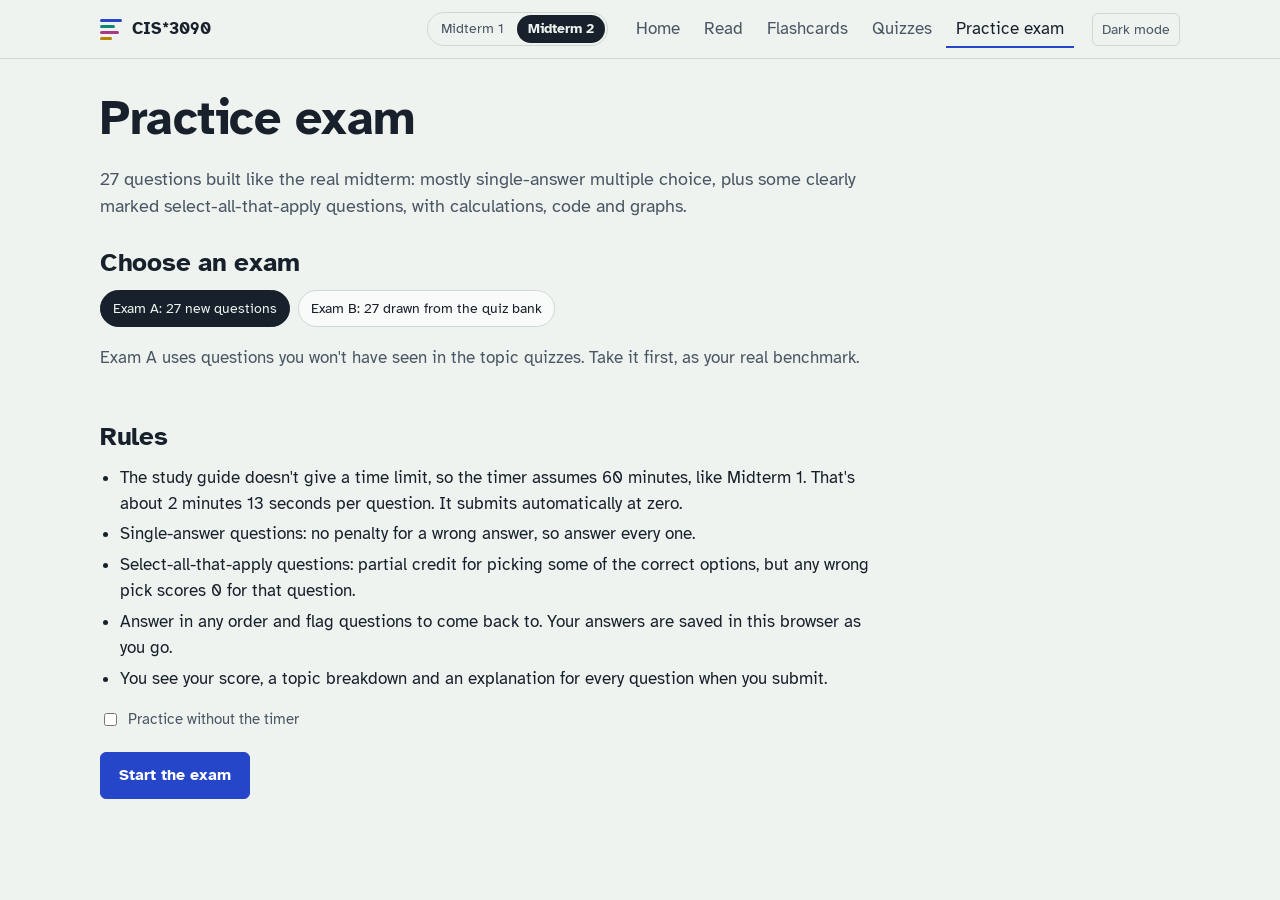
<file: m2/exam.html>
<!doctype html>
<html lang="en" data-exam="mt2">
<head>
  <meta charset="utf-8">
  <meta name="viewport" content="width=device-width, initial-scale=1">
  <title>Practice exam — CIS*3090 Midterm 2 Study</title>
  <link rel="preconnect" href="https://fonts.googleapis.com">
  <link rel="preconnect" href="https://fonts.gstatic.com" crossorigin>
  <link href="https://fonts.googleapis.com/css2?family=Atkinson+Hyperlegible:wght@400;700&family=JetBrains+Mono:wght@400;600&display=swap" rel="stylesheet">
  <link rel="stylesheet" href="../assets/style.css">
</head>
<body data-page="exam">
  <header id="site-header"></header>
  <main>
    <!-- Start -->
    <div id="start" class="start-panel">
      <div class="page-head">
        <h1>Practice exam</h1>
        <p>27 questions built like the real midterm: mostly single-answer multiple choice, plus some clearly marked select-all-that-apply questions, with calculations, code and graphs.</p>
      </div>
      <h2 style="margin-top:0">Choose an exam</h2>
      <div class="chip-row" role="radiogroup" aria-label="Exam version" id="versions">
        <button class="chip" type="button" role="radio" data-v="A" aria-pressed="true" aria-checked="true">Exam A: 27 new questions</button>
        <button class="chip" type="button" role="radio" data-v="B" aria-pressed="false" aria-checked="false">Exam B: 27 drawn from the quiz bank</button>
      </div>
      <p class="muted" id="version-note">Exam A uses questions you won't have seen in the topic quizzes. Take it first, as your real benchmark.</p>
      <h2>Rules</h2>
      <ul class="rules">
        <li>The study guide doesn't give a time limit, so the timer assumes 60 minutes, like Midterm 1. That's about 2 minutes 13 seconds per question. It submits automatically at zero.</li>
        <li>Single-answer questions: no penalty for a wrong answer, so answer every one.</li>
        <li>Select-all-that-apply questions: partial credit for picking some of the correct options, but any wrong pick scores 0 for that question.</li>
        <li>Answer in any order and flag questions to come back to. Your answers are saved in this browser as you go.</li>
        <li>You see your score, a topic breakdown and an explanation for every question when you submit.</li>
      </ul>
      <p><label class="inline"><input type="checkbox" id="untimed"> Practice without the timer</label></p>
      <div class="btn-row" style="margin-top:18px">
        <button class="btn" type="button" id="begin">Start the exam</button>
        <button class="btn secondary" type="button" id="resume" hidden>Resume exam in progress</button>
      </div>
      <div id="history"></div>
    </div>

    <!-- In progress -->
    <div id="exam" hidden>
      <div class="exam-layout">
        <div id="questions"></div>
        <aside class="exam-side" id="side" aria-label="Exam progress">
          <div class="timer" id="timer" role="timer" aria-live="off">60:00</div>
          <div class="pace" id="pace"></div>
          <div class="btn-row" style="margin-bottom:8px">
            <button class="btn" type="button" id="submit">Submit exam</button>
            <button class="btn quiet grid-toggle" type="button" id="toggle-grid" aria-expanded="false">Questions</button>
          </div>
          <div class="qgrid" id="grid"></div>
          <div class="legend">
            <span><span class="kbd" style="background:var(--ink);color:var(--paper)">12</span> answered</span>
            <span><span class="kbd">12</span> not answered; a gold dot means flagged</span>
          </div>
        </aside>
      </div>
    </div>

    <!-- Results -->
    <div id="results" hidden>
      <div class="exam-layout">
        <div>
          <h1 id="res-title">Exam results</h1>
          <p class="score-big" id="res-score"></p>
          <p class="muted" id="res-sub"></p>
          <h2>By topic</h2>
          <div class="table-wrap"><table class="breakdown" id="by-topic"></table></div>
          <h2>By question type</h2>
          <div class="table-wrap"><table class="breakdown" id="by-kind"></table></div>
          <h2>Review</h2>
          <div class="chip-row" id="review-filter" role="group" aria-label="Show">
            <button class="chip" type="button" data-f="missed" aria-pressed="true">Missed</button>
            <button class="chip" type="button" data-f="flagged" aria-pressed="false">Flagged</button>
            <button class="chip" type="button" data-f="all" aria-pressed="false">All questions</button>
          </div>
          <div id="review"></div>
          <div class="btn-row" style="margin-top:20px">
            <button class="btn" type="button" id="new-exam">Take another exam</button>
            <a class="btn secondary" href="quiz.html">Practice weak topics</a>
          </div>
        </div>
        <aside class="exam-side">
          <div class="qgrid" id="res-grid" style="display:grid"></div>
          <div class="legend"><span>Green = full marks, gold = partial credit, red = wrong or blank. Click a number to jump to it.</span></div>
        </aside>
      </div>
    </div>
  </main>

  <script src="../assets/common.js"></script>
  <script src="data/bank.js"></script>
  <script src="data/exam.js"></script>
  <script>
  (function () {
    const S = window.Study;
    const el = id => document.getElementById(id);
    const LETTERS = ['A', 'B', 'C', 'D', 'E'];
    const N_QUESTIONS = 27;
    const DURATION = 60 * 60 * 1000;
    const PACE = DURATION / N_QUESTIONS;
    const BY_ID = {};
    window.QUIZ_BANK.concat(window.EXAM_A).forEach(q => { BY_ID[q.id] = q; });

    let version = 'A', st = null, tick = null;

    /* ---------- start screen ---------- */
    el('versions').querySelectorAll('button').forEach(b => b.addEventListener('click', () => {
      version = b.dataset.v;
      el('versions').querySelectorAll('button').forEach(x => { x.setAttribute('aria-pressed', String(x === b)); x.setAttribute('aria-checked', String(x === b)); });
      el('version-note').textContent = version === 'A'
        ? 'Exam A uses questions you won\'t have seen in the topic quizzes. Take it first, as your real benchmark.'
        : 'Exam B draws a fresh random 27 from the quiz bank each time, spread across all topics.';
    }));

    function buildExamB() {
      const bank = window.QUIZ_BANK;
      const picked = [];
      S.TOPIC_ORDER.forEach(t => {
        const pool = S.shuffle(bank.filter(q => q.topic === t));
        picked.push.apply(picked, pool.slice(0, Math.round(N_QUESTIONS * pool.length / bank.length)));
      });
      const rest = S.shuffle(bank.filter(q => picked.indexOf(q) < 0));
      while (picked.length < N_QUESTIONS) picked.push(rest.shift());
      while (picked.length > N_QUESTIONS) picked.splice(Math.floor(Math.random() * picked.length), 1);
      return picked.sort((a, b) => S.TOPIC_ORDER.indexOf(a.topic) - S.TOPIC_ORDER.indexOf(b.topic));
    }

    function begin() {
      const qs = version === 'A' ? window.EXAM_A.slice() : buildExamB();
      const orders = {};
      qs.forEach(q => { orders[q.id] = S.optionOrder(q); });
      st = { version: version, ids: qs.map(q => q.id), orders: orders, answers: {}, flags: {}, start: Date.now(), timed: !el('untimed').checked };
      save();
      openExam();
    }

    function save() { S.store.set('examInProgress', st); }
    const isAnswered = id => st.answers[id] !== undefined && !(Array.isArray(st.answers[id]) && !st.answers[id].length);
    const creditOf = q => (isAnswered(q.id) ? S.credit(q, st.answers[q.id]) : 0);

    function showHistory() {
      const attempts = S.store.get('examAttempts', []);
      const inProgress = S.store.get('examInProgress', null);
      el('resume').hidden = !inProgress;
      if (!attempts.length) { el('history').innerHTML = ''; return; }
      el('history').innerHTML = '<h2>Past attempts</h2><div class="table-wrap"><table><thead><tr><th>Date</th><th>Exam</th><th>Score</th><th>Time used</th></tr></thead><tbody>' +
        attempts.slice().reverse().map(a => '<tr><td>' + new Date(a.when).toLocaleString() + '</td><td>' + a.version + '</td><td>' + S.fmtCredit(a.score) + ' / ' + a.total + ' (' + Math.round(100 * a.score / a.total) + '%)</td><td>' + fmtTime(a.used) + '</td></tr>').join('') +
        '</tbody></table></div>';
    }

    /* ---------- exam ---------- */
    function optionsHTML(q, i) {
      const ord = st.orders[q.id], multi = S.isMulti(q), mine = st.answers[q.id];
      const on = oi => (multi ? Array.isArray(mine) && mine.indexOf(oi) >= 0 : mine === oi);
      return '<div class="options' + (multi ? ' multi' : '') + '" role="' + (multi ? 'group' : 'radiogroup') + '" aria-label="Question ' + (i + 1) + ' choices">' +
        ord.map((oi, k) => '<button class="option" type="button" role="' + (multi ? 'checkbox' : 'radio') + '" data-i="' + i + '" data-o="' + oi + '" aria-checked="' + on(oi) + '"><span class="letter">' + LETTERS[k] + '</span><span>' + S.md(q.options[oi]) + '</span></button>').join('') +
        '</div>';
    }

    function openExam() {
      el('start').hidden = true; el('results').hidden = true; el('exam').hidden = false;
      const qs = st.ids.map(id => BY_ID[id]);
      el('questions').innerHTML = qs.map((q, i) =>
        '<section class="exam-q" id="q-' + i + '">' +
        '<div class="q-meta"><span>Question ' + (i + 1) + ' of ' + qs.length + '</span><span>' + S.KIND_LABEL[q.kind] + '</span></div>' +
        S.stemHTML(q) + optionsHTML(q, i) +
        '<div class="btn-row"><button class="btn quiet flag-btn" type="button" data-i="' + i + '" aria-pressed="' + Boolean(st.flags[q.id]) + '">' + (st.flags[q.id] ? 'Flagged' : 'Flag for review') + '</button>' +
        '<button class="btn quiet clear-btn" type="button" data-i="' + i + '">Clear answer</button></div></section>').join('');

      el('questions').querySelectorAll('.option').forEach(b => b.addEventListener('click', () => {
        const i = Number(b.dataset.i), q = BY_ID[st.ids[i]], oi = Number(b.dataset.o);
        if (S.isMulti(q)) {
          const cur = Array.isArray(st.answers[q.id]) ? st.answers[q.id].slice() : [];
          const at = cur.indexOf(oi);
          if (at >= 0) cur.splice(at, 1); else cur.push(oi);
          if (cur.length) st.answers[q.id] = cur; else delete st.answers[q.id];
          b.setAttribute('aria-checked', String(at < 0));
        } else {
          st.answers[q.id] = oi;
          b.parentElement.querySelectorAll('.option').forEach(x => x.setAttribute('aria-checked', String(x === b)));
        }
        save(); updateGrid();
      }));
      el('questions').querySelectorAll('.flag-btn').forEach(b => b.addEventListener('click', () => {
        const q = BY_ID[st.ids[Number(b.dataset.i)]];
        st.flags[q.id] = !st.flags[q.id];
        b.setAttribute('aria-pressed', String(st.flags[q.id]));
        b.textContent = st.flags[q.id] ? 'Flagged' : 'Flag for review';
        save(); updateGrid();
      }));
      el('questions').querySelectorAll('.clear-btn').forEach(b => b.addEventListener('click', () => {
        const i = Number(b.dataset.i), q = BY_ID[st.ids[i]];
        delete st.answers[q.id];
        el('q-' + i).querySelectorAll('.option').forEach(x => x.setAttribute('aria-checked', 'false'));
        save(); updateGrid();
      }));

      el('grid').innerHTML = st.ids.map((id, i) => '<button type="button" data-i="' + i + '">' + (i + 1) + '</button>').join('');
      el('grid').querySelectorAll('button').forEach(b => b.addEventListener('click', () => jump(Number(b.dataset.i))));
      updateGrid();

      clearInterval(tick);
      if (st.timed) { tick = setInterval(updateTimer, 1000); updateTimer(); }
      else { el('timer').textContent = 'Untimed'; el('pace').textContent = ''; }
      window.scrollTo(0, 0);
    }

    function jump(i) {
      const target = el('q-' + i) || el('rq-' + i);
      if (target) target.scrollIntoView({ behavior: 'smooth', block: 'start' });
      el('side').classList.remove('open'); el('toggle-grid').setAttribute('aria-expanded', 'false');
    }

    function answeredCount() { return st.ids.filter(isAnswered).length; }

    function updateGrid() {
      const n = answeredCount();
      el('grid').querySelectorAll('button').forEach((b, i) => {
        const id = st.ids[i];
        b.classList.toggle('answered', isAnswered(id));
        b.classList.toggle('flagged', Boolean(st.flags[id]));
        b.setAttribute('aria-label', 'Question ' + (i + 1) + (isAnswered(id) ? ', answered' : ', not answered') + (st.flags[id] ? ', flagged' : ''));
      });
      el('submit').textContent = 'Submit exam (' + n + '/' + st.ids.length + ')';
      if (!st.timed) el('pace').textContent = n + ' of ' + st.ids.length + ' answered';
    }

    function fmtTime(ms) {
      const s = Math.max(0, Math.round(ms / 1000));
      return Math.floor(s / 60) + ':' + String(s % 60).padStart(2, '0');
    }

    function updateTimer() {
      const elapsed = Date.now() - st.start;
      const left = DURATION - elapsed;
      el('timer').textContent = fmtTime(left);
      el('timer').classList.toggle('low', left < 5 * 60 * 1000);
      const target = Math.min(st.ids.length, Math.floor(elapsed / PACE) + 1);
      el('pace').textContent = answeredCount() + ' of ' + st.ids.length + ' answered. On pace you\'d be at question ' + target + '.';
      if (left <= 0) { clearInterval(tick); submit(true); }
    }

    function submit(auto) {
      const blank = st.ids.length - answeredCount();
      if (!auto && blank > 0 && !window.confirm(blank + ' question' + (blank === 1 ? ' is' : 's are') + ' unanswered. Submit anyway?')) return;
      clearInterval(tick);
      const qs = st.ids.map(id => BY_ID[id]);
      const score = Math.round(qs.reduce((s, q) => s + creditOf(q), 0) * 100) / 100;
      const used = Math.min(Date.now() - st.start, DURATION);
      const attempts = S.store.get('examAttempts', []);
      attempts.push({ when: Date.now(), version: st.version, score: score, total: qs.length, used: used });
      S.store.set('examAttempts', attempts);
      S.store.remove('examInProgress');
      showResults(qs, score, used, auto);
    }

    /* ---------- results ---------- */
    let reviewFilter = 'missed', lastQs = [];
    function showResults(qs, score, used, auto) {
      lastQs = qs;
      el('exam').hidden = true; el('results').hidden = false;
      const pct = Math.round(100 * score / qs.length);
      el('res-title').textContent = 'Exam ' + st.version + ' results';
      el('res-score').textContent = S.fmtCredit(score) + ' / ' + qs.length + ' (' + pct + '%)';
      el('res-sub').textContent = (auto ? 'Time ran out. ' : '') + (st.timed ? 'Time used: ' + fmtTime(used) + ' of 60:00.' : 'Untimed attempt.');

      function table(keys, keyOf, label) {
        const rows = keys.map(k => {
          const sub = qs.filter(q => keyOf(q) === k);
          if (!sub.length) return '';
          const got = Math.round(sub.reduce((s, q) => s + creditOf(q), 0) * 100) / 100;
          const p = Math.round(100 * got / sub.length);
          return '<tr><td>' + S.esc(label(k)) + '</td><td class="bar-cell"><div class="mini-bar"><span style="width:' + p + '%"></span></div></td><td>' + S.fmtCredit(got) + ' / ' + sub.length + '</td></tr>';
        }).join('');
        return '<thead><tr><th>Area</th><th class="bar-cell">Score</th><th>Marks</th></tr></thead><tbody>' + rows + '</tbody>';
      }
      el('by-topic').innerHTML = table(S.TOPIC_ORDER, q => q.topic, k => S.TOPICS[k]);
      el('by-kind').innerHTML = table(['concept', 'calc', 'code', 'graph', 'saa'], q => (S.isMulti(q) ? 'saa' : q.kind), k => (k === 'saa' ? 'Select all that apply' : S.KIND_LABEL[k]));

      el('res-grid').innerHTML = qs.map((q, i) => {
        const c = creditOf(q);
        return '<button type="button" data-i="' + i + '" class="' + (c === 1 ? 'right' : c > 0 ? 'part' : 'miss') + '">' + (i + 1) + '</button>';
      }).join('');
      el('res-grid').querySelectorAll('button').forEach(b => b.addEventListener('click', () => {
        if (reviewFilter !== 'all') setFilter('all');
        jump(Number(b.dataset.i));
      }));
      renderReview();
      window.scrollTo(0, 0);
    }

    function setFilter(f) {
      reviewFilter = f;
      el('review-filter').querySelectorAll('button').forEach(x => x.setAttribute('aria-pressed', String(x.dataset.f === f)));
      renderReview();
    }
    el('review-filter').querySelectorAll('button').forEach(b => b.addEventListener('click', () => setFilter(b.dataset.f)));

    function renderReview() {
      const items = lastQs.map((q, i) => ({ q: q, i: i })).filter(o => {
        const full = creditOf(o.q) === 1;
        return reviewFilter === 'all' || (reviewFilter === 'missed' && !full) || (reviewFilter === 'flagged' && st.flags[o.q.id]);
      });
      if (!items.length) {
        el('review').innerHTML = '<p>' + (reviewFilter === 'missed' ? 'You missed nothing.' : 'You didn\'t flag any questions.') + '</p>';
        return;
      }
      el('review').innerHTML = items.map(o => {
        const q = o.q, ord = st.orders[q.id], multi = S.isMulti(q), mine = st.answers[q.id], c = creditOf(q);
        const right = multi ? q.answer : [q.answer];
        const picked = mine === undefined ? [] : (multi ? mine : [mine]);
        const head = c === 1 ? 'Correct.' : c > 0 ? 'Partial credit: ' + S.fmtCredit(c) + '.' : (!isAnswered(q.id) ? 'Not answered.' : (multi ? 'Scores 0: at least one pick is wrong.' : 'Incorrect.'));
        return '<section class="exam-q" id="rq-' + o.i + '"><div class="q-meta"><span>Question ' + (o.i + 1) + '</span><span>' + S.TOPICS[q.topic] + '</span><span>' + S.KIND_LABEL[q.kind] + '</span></div>' +
          S.stemHTML(q) + '<div class="options' + (multi ? ' multi' : '') + '">' +
          ord.map((oi, k) => {
            const isR = right.indexOf(oi) >= 0, isP = picked.indexOf(oi) >= 0;
            const cls = isR && isP ? ' correct' : isR ? (multi ? ' missed' : ' correct') : isP ? ' wrong' : '';
            return '<div class="option' + cls + '"><span class="letter">' + LETTERS[k] + '</span><span>' + S.md(q.options[oi]) + '</span></div>';
          }).join('') +
          '</div><div class="feedback ' + (c === 1 ? 'ok' : c > 0 ? 'part' : 'no') + '"><strong>' + head + '</strong>' + S.md(q.why) + '</div></section>';
      }).join('');
    }

    /* ---------- wiring ---------- */
    el('begin').addEventListener('click', () => {
      if (S.store.get('examInProgress', null) && !window.confirm('Start a new exam? Your exam in progress will be discarded.')) return;
      begin();
    });
    el('resume').addEventListener('click', () => {
      st = S.store.get('examInProgress', null);
      if (!st || !st.ids.every(id => BY_ID[id])) { S.store.remove('examInProgress'); showHistory(); return; }
      if (st.timed && Date.now() - st.start >= DURATION) { openExam(); submit(true); return; }
      openExam();
    });
    el('submit').addEventListener('click', () => submit(false));
    el('toggle-grid').addEventListener('click', () => {
      const open = el('side').classList.toggle('open');
      el('toggle-grid').setAttribute('aria-expanded', String(open));
    });
    el('new-exam').addEventListener('click', () => {
      el('results').hidden = true; el('start').hidden = false; showHistory(); window.scrollTo(0, 0);
    });

    showHistory();
  })();
  </script>
</body>
</html>
</file>
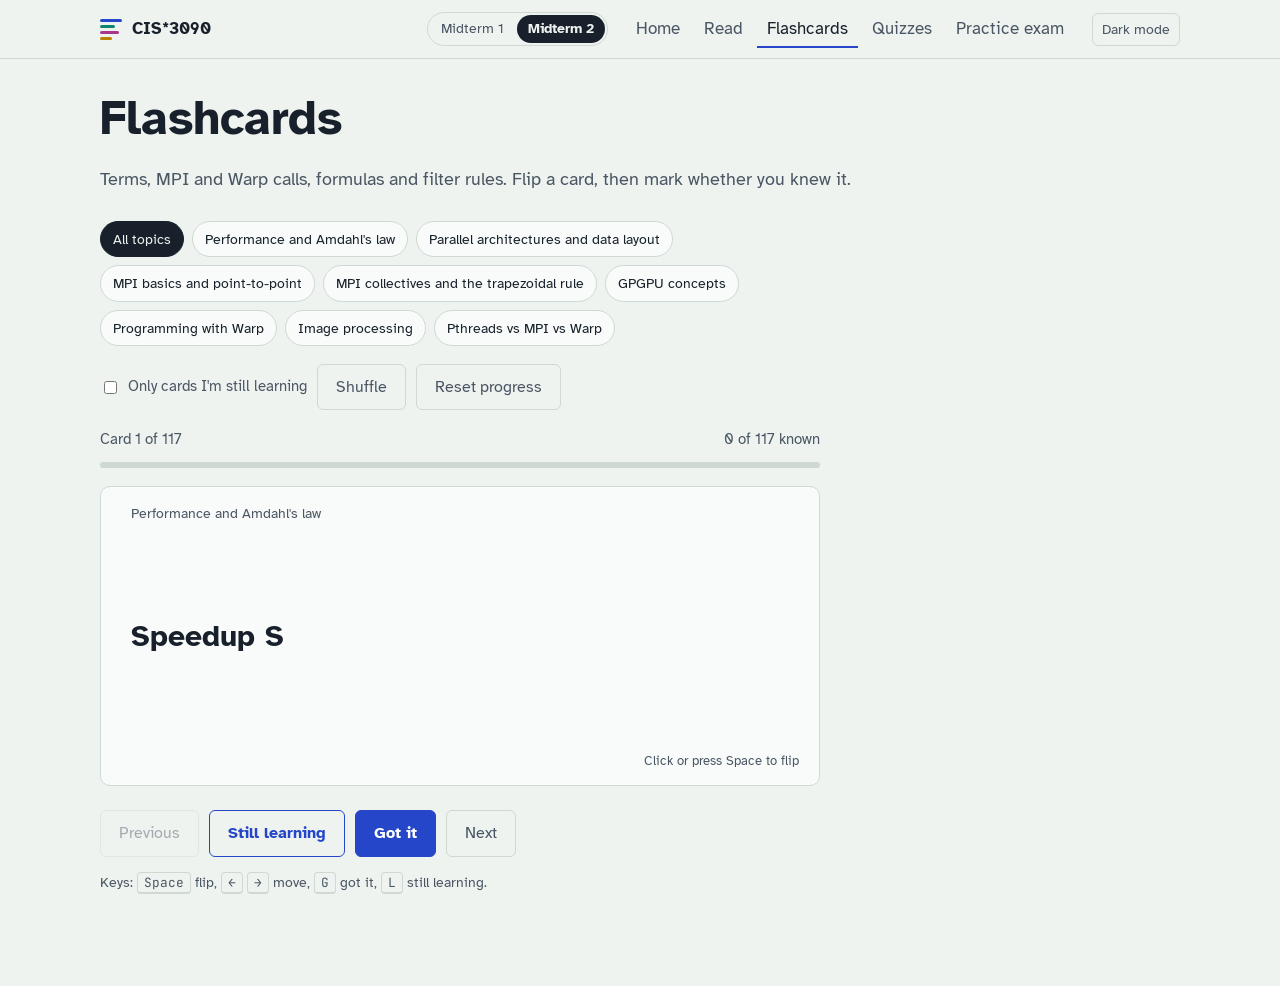
<file: m2/flashcards.html>
<!doctype html>
<html lang="en" data-exam="mt2">
<head>
  <meta charset="utf-8">
  <meta name="viewport" content="width=device-width, initial-scale=1">
  <title>Flashcards — CIS*3090 Midterm 2 Study</title>
  <link rel="preconnect" href="https://fonts.googleapis.com">
  <link rel="preconnect" href="https://fonts.gstatic.com" crossorigin>
  <link href="https://fonts.googleapis.com/css2?family=Atkinson+Hyperlegible:wght@400;700&family=JetBrains+Mono:wght@400;600&display=swap" rel="stylesheet">
  <link rel="stylesheet" href="../assets/style.css">
</head>
<body data-page="flashcards">
  <header id="site-header"></header>
  <main>
    <div class="page-head">
      <h1>Flashcards</h1>
      <p>Terms, MPI and Warp calls, formulas and filter rules. Flip a card, then mark whether you knew it.</p>
    </div>

    <div class="fc-wrap">
      <div class="chip-row" id="topics" role="group" aria-label="Topic"></div>
      <div class="btn-row" style="margin-bottom:18px">
        <label class="inline"><input type="checkbox" id="learning-only"> Only cards I'm still learning</label>
        <button class="btn quiet" type="button" id="shuffle">Shuffle</button>
        <button class="btn quiet" type="button" id="reset">Reset progress</button>
      </div>

      <div class="fc-meta"><span id="position"></span><span id="known-count"></span></div>
      <div class="fc-progress" aria-hidden="true"><span id="known-bar"></span></div>

      <div id="stage">
        <div class="card-stage">
          <button class="flashcard" id="card" type="button" aria-live="polite">
            <div class="face front"><span class="topic-tag" id="front-topic"></span><div class="text" id="front-text"></div><span class="hint">Click or press Space to flip</span></div>
            <div class="face back"><span class="topic-tag" id="back-topic"></span><div class="text" id="back-text"></div></div>
          </button>
        </div>
        <div class="btn-row">
          <button class="btn quiet" type="button" id="prev">Previous</button>
          <button class="btn secondary" type="button" id="again">Still learning</button>
          <button class="btn" type="button" id="got">Got it</button>
          <button class="btn quiet" type="button" id="next">Next</button>
        </div>
        <p class="muted" style="margin-top:14px;font-size:0.9rem">Keys: <span class="kbd">Space</span> flip, <span class="kbd">←</span> <span class="kbd">→</span> move, <span class="kbd">G</span> got it, <span class="kbd">L</span> still learning.</p>
      </div>
      <div id="empty" hidden>
        <p class="lead"><strong>You know every card in this set.</strong></p>
        <p>Turn off "Only cards I'm still learning" to review them all, or pick another topic.</p>
      </div>
    </div>
  </main>

  <script src="../assets/common.js"></script>
  <script src="data/flashcards.js"></script>
  <script>
  (function () {
    const S = window.Study;
    const ALL = window.FLASHCARDS.map((c, i) => Object.assign({ key: c.topic + ':' + c.front }, c));
    let known = new Set(S.store.get('cardsKnown', []));
    let topic = 'all', learningOnly = false, deck = [], pos = 0;

    const el = id => document.getElementById(id);
    const card = el('card');

    function saveKnown() { S.store.set('cardsKnown', Array.from(known)); }

    function buildTopics() {
      const host = el('topics');
      const opts = [['all', 'All topics']].concat(S.TOPIC_ORDER.filter(t => ALL.some(c => c.topic === t)).map(t => [t, S.TOPICS[t]]));
      host.innerHTML = opts.map(o => '<button class="chip" type="button" data-topic="' + o[0] + '" aria-pressed="' + (o[0] === topic) + '">' + S.esc(o[1]) + '</button>').join('');
      host.querySelectorAll('button').forEach(b => b.addEventListener('click', () => {
        topic = b.dataset.topic;
        host.querySelectorAll('button').forEach(x => x.setAttribute('aria-pressed', String(x === b)));
        buildDeck(false);
      }));
    }

    function buildDeck(shuffled) {
      let cards = ALL.filter(c => topic === 'all' || c.topic === topic);
      if (learningOnly) cards = cards.filter(c => !known.has(c.key));
      deck = shuffled ? S.shuffle(cards) : cards;
      pos = 0;
      render();
    }

    function render() {
      const inTopic = ALL.filter(c => topic === 'all' || c.topic === topic);
      const k = inTopic.filter(c => known.has(c.key)).length;
      el('known-count').textContent = k + ' of ' + inTopic.length + ' known';
      el('known-bar').style.width = (inTopic.length ? (100 * k / inTopic.length) : 0) + '%';
      if (!deck.length) {
        el('stage').hidden = true; el('empty').hidden = false; el('position').textContent = '';
        return;
      }
      el('stage').hidden = false; el('empty').hidden = true;
      const c = deck[pos];
      card.classList.remove('flipped');
      el('front-text').innerHTML = S.md(c.front);
      el('back-text').innerHTML = S.md(c.back);
      const t = S.TOPICS[c.topic] + (known.has(c.key) ? ', marked known' : '');
      el('front-topic').textContent = t; el('back-topic').textContent = t;
      el('position').textContent = 'Card ' + (pos + 1) + ' of ' + deck.length;
      el('prev').disabled = pos === 0;
    }

    function flip() { card.classList.toggle('flipped'); }
    function move(d) {
      if (!deck.length) return;
      pos = Math.min(Math.max(pos + d, 0), deck.length - 1);
      render();
    }
    function mark(isKnown) {
      if (!deck.length) return;
      const c = deck[pos];
      if (isKnown) known.add(c.key); else known.delete(c.key);
      saveKnown();
      if (learningOnly && isKnown) {
        deck.splice(pos, 1);
        if (pos >= deck.length) pos = Math.max(0, deck.length - 1);
        render();
      } else if (pos < deck.length - 1) { move(1); } else { render(); }
    }

    card.addEventListener('click', flip);
    el('prev').addEventListener('click', () => move(-1));
    el('next').addEventListener('click', () => move(1));
    el('got').addEventListener('click', () => mark(true));
    el('again').addEventListener('click', () => mark(false));
    el('shuffle').addEventListener('click', () => buildDeck(true));
    el('learning-only').addEventListener('change', e => { learningOnly = e.target.checked; buildDeck(false); });
    el('reset').addEventListener('click', () => {
      if (!window.confirm('Mark every card as still learning?')) return;
      known = new Set(); saveKnown(); buildDeck(false);
    });
    document.addEventListener('keydown', e => {
      if (e.target.closest && e.target.closest('input, select, textarea')) return;
      if (e.key === ' ' || e.key === 'Enter') { if (e.target === card || e.target === document.body) { e.preventDefault(); flip(); } }
      else if (e.key === 'ArrowRight') move(1);
      else if (e.key === 'ArrowLeft') move(-1);
      else if (e.key === 'g' || e.key === 'G') mark(true);
      else if (e.key === 'l' || e.key === 'L') mark(false);
    });

    buildTopics();
    buildDeck(false);
  })();
  </script>
</body>
</html>
</file>
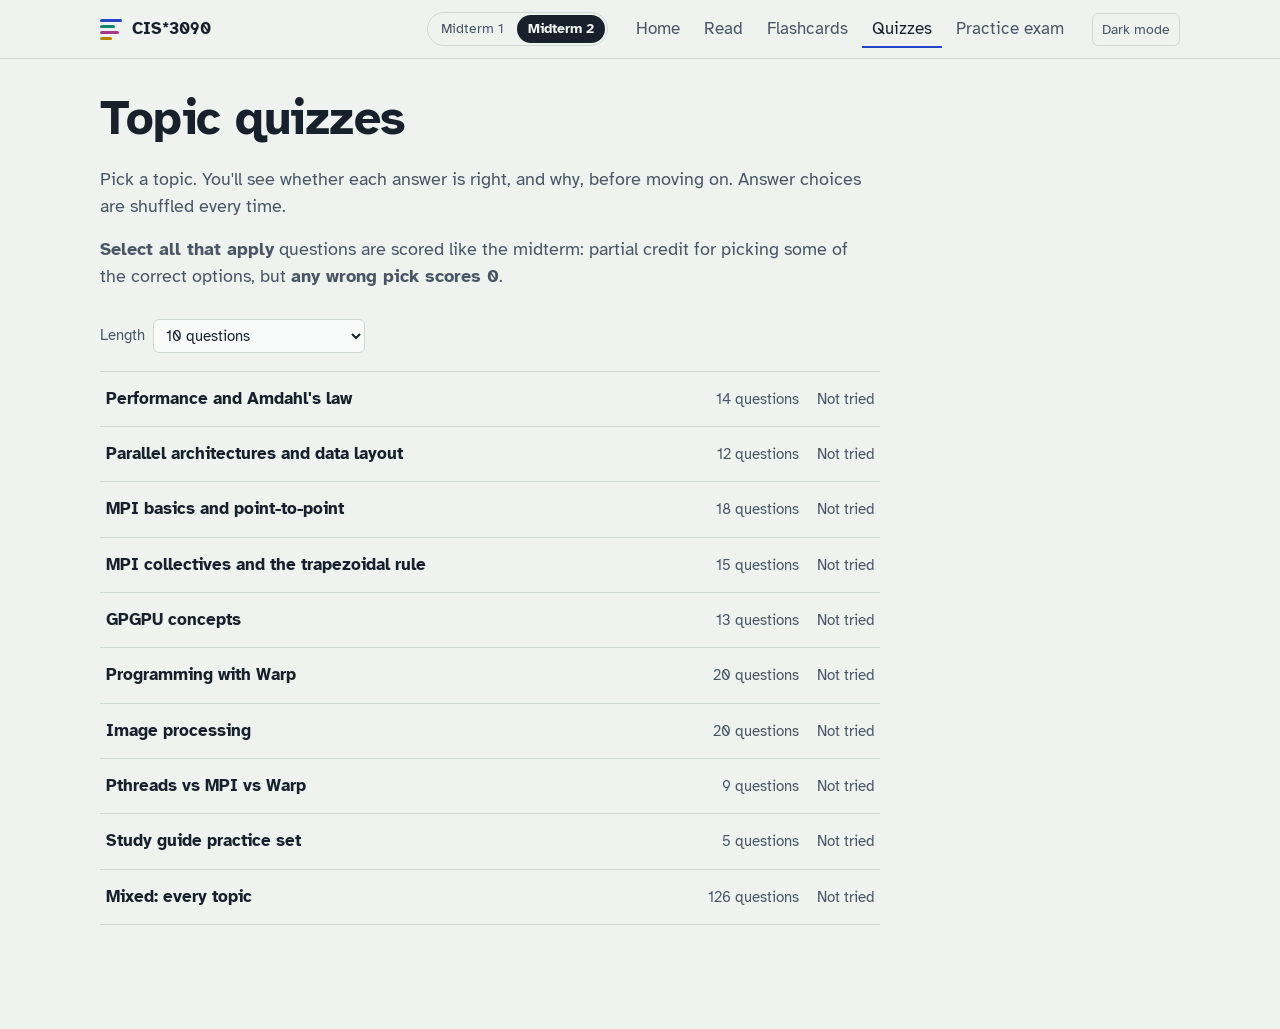
<file: m2/quiz.html>
<!doctype html>
<html lang="en" data-exam="mt2">
<head>
  <meta charset="utf-8">
  <meta name="viewport" content="width=device-width, initial-scale=1">
  <title>Quizzes — CIS*3090 Midterm 2 Study</title>
  <link rel="preconnect" href="https://fonts.googleapis.com">
  <link rel="preconnect" href="https://fonts.gstatic.com" crossorigin>
  <link href="https://fonts.googleapis.com/css2?family=Atkinson+Hyperlegible:wght@400;700&family=JetBrains+Mono:wght@400;600&display=swap" rel="stylesheet">
  <link rel="stylesheet" href="../assets/style.css">
</head>
<body data-page="quiz">
  <header id="site-header"></header>
  <main>
    <div id="picker">
      <div class="page-head">
        <h1>Topic quizzes</h1>
        <p>Pick a topic. You'll see whether each answer is right, and why, before moving on. Answer choices are shuffled every time.</p>
        <p><strong>Select all that apply</strong> questions are scored like the midterm: partial credit for picking some of the correct options, but <strong>any wrong pick scores 0</strong>.</p>
      </div>
      <div class="btn-row" style="margin-bottom:18px">
        <label class="inline">Length
          <select id="length">
            <option value="10">10 questions</option>
            <option value="all">Every question in the topic</option>
          </select>
        </label>
      </div>
      <ul class="topic-picker" id="topic-list"></ul>
    </div>

    <div id="runner" hidden>
      <div class="qcard">
        <div class="progress-line" aria-hidden="true"><span id="bar"></span></div>
        <div class="q-meta"><span id="q-pos"></span><span id="q-topic"></span><span id="q-kind"></span></div>
        <div id="stem"></div>
        <div class="options" id="options" role="group" aria-label="Answer choices"></div>
        <div id="feedback"></div>
        <div class="btn-row">
          <button class="btn" type="button" id="check" hidden>Check answer</button>
          <button class="btn" type="button" id="next" hidden>Next question</button>
          <button class="btn quiet" type="button" id="quit">End quiz</button>
        </div>
        <p class="muted" style="margin-top:14px;font-size:0.9rem">Keys: <span class="kbd">A</span>–<span class="kbd">E</span> or <span class="kbd">1</span>–<span class="kbd">5</span> to answer (or toggle, on select-all questions), <span class="kbd">Enter</span> to check or go on.</p>
      </div>
    </div>

    <div id="results" hidden>
      <div class="qcard">
        <h1 id="r-title">Quiz complete</h1>
        <p class="score-big" id="r-score"></p>
        <p class="muted" id="r-sub"></p>
        <div class="btn-row" style="margin:18px 0 30px">
          <button class="btn" type="button" id="retry-missed">Retry the ones I missed</button>
          <button class="btn secondary" type="button" id="again">New quiz on this topic</button>
          <button class="btn quiet" type="button" id="back">All topics</button>
        </div>
        <div id="review"></div>
      </div>
    </div>
  </main>

  <script src="../assets/common.js"></script>
  <script src="data/bank.js"></script>
  <script>
  (function () {
    const S = window.Study;
    const BANK = window.QUIZ_BANK;
    const el = id => document.getElementById(id);
    const LETTERS = ['A', 'B', 'C', 'D', 'E'];

    let topic = null, list = [], idx = 0, order = [], answered = false, results = [], picks = new Set();

    function bestMap() { return S.store.get('quizBest', {}); }

    function buildPicker() {
      const best = bestMap();
      const rows = S.TOPIC_ORDER.map(t => {
        const n = BANK.filter(q => q.topic === t).length;
        const b = best[t];
        return '<li><button type="button" data-topic="' + t + '"><span class="t-name">' + S.esc(S.TOPICS[t]) + '</span>' +
          '<span class="t-count">' + n + ' questions</span>' +
          '<span class="t-best">' + (b ? 'Best ' + b.pct + '%' : 'Not tried') + '</span></button></li>';
      });
      const bm = best.mixed;
      rows.push('<li><button type="button" data-topic="mixed"><span class="t-name">Mixed: every topic</span>' +
        '<span class="t-count">' + BANK.length + ' questions</span>' +
        '<span class="t-best">' + (bm ? 'Best ' + bm.pct + '%' : 'Not tried') + '</span></button></li>');
      el('topic-list').innerHTML = rows.join('');
      el('topic-list').querySelectorAll('button').forEach(b => b.addEventListener('click', () => start(b.dataset.topic)));
    }

    function start(t, questions) {
      topic = t;
      if (questions) list = questions;
      else {
        const pool = t === 'mixed' ? BANK : BANK.filter(q => q.topic === t);
        const len = el('length').value === 'all' ? pool.length : Math.min(t === 'mixed' ? 20 : 10, pool.length);
        list = S.shuffle(pool).slice(0, len);
      }
      idx = 0; results = [];
      el('picker').hidden = true; el('results').hidden = true; el('runner').hidden = false;
      show();
      window.scrollTo(0, 0);
    }

    function show() {
      const q = list[idx], multi = S.isMulti(q);
      order = S.optionOrder(q);
      answered = false; picks = new Set();
      el('bar').style.width = (100 * idx / list.length) + '%';
      el('q-pos').textContent = 'Question ' + (idx + 1) + ' of ' + list.length;
      el('q-topic').textContent = S.TOPICS[q.topic];
      el('q-kind').textContent = S.KIND_LABEL[q.kind];
      el('stem').innerHTML = S.stemHTML(q);
      el('options').className = 'options' + (multi ? ' multi' : '');
      el('options').innerHTML = order.map((oi, k) =>
        '<button class="option" type="button" data-k="' + k + '"' + (multi ? ' role="checkbox" aria-checked="false"' : '') + '><span class="letter">' + LETTERS[k] + '</span><span>' + S.md(q.options[oi]) + '</span></button>').join('');
      el('options').querySelectorAll('.option').forEach(b => b.addEventListener('click', () => choose(Number(b.dataset.k))));
      el('feedback').innerHTML = '';
      el('next').hidden = true;
      el('check').hidden = !multi;
      el('check').disabled = true;
    }

    function choose(k) {
      if (answered) return;
      if (!S.isMulti(list[idx])) { answer(order[k]); return; }
      if (picks.has(k)) picks.delete(k); else picks.add(k);
      const b = el('options').querySelectorAll('.option')[k];
      b.setAttribute('aria-checked', String(picks.has(k)));
      el('check').disabled = picks.size === 0;
    }

    function answer(chosen) {
      if (answered) return;
      answered = true;
      const q = list[idx], multi = S.isMulti(q);
      const c = S.credit(q, chosen);
      results.push({ q: q, chosen: chosen, credit: c });
      const correctSet = multi ? q.answer : [q.answer];
      const chosenSet = multi ? chosen : [chosen];
      el('options').querySelectorAll('.option').forEach((b, j) => {
        b.disabled = true;
        const oi = order[j], isRight = correctSet.indexOf(oi) >= 0, isPicked = chosenSet.indexOf(oi) >= 0;
        if (isRight && isPicked) b.classList.add('correct');
        else if (isRight) b.classList.add(multi ? 'missed' : 'correct');
        else if (isPicked) b.classList.add('wrong');
      });
      const letters = correctSet.map(oi => LETTERS[order.indexOf(oi)]).sort().join(', ');
      let cls, head;
      if (c === 1) { cls = 'ok'; head = 'Correct.'; }
      else if (c > 0) { cls = 'part'; head = 'Partial credit: ' + S.fmtCredit(c) + '. You found ' + chosenSet.length + ' of the ' + correctSet.length + ' correct options (' + letters + '); dashed borders mark the ones you missed.'; }
      else if (multi && chosenSet.some(oi => correctSet.indexOf(oi) < 0)) { cls = 'no'; head = 'Scores 0: at least one pick is wrong. The correct options are ' + letters + '.'; }
      else { cls = 'no'; head = 'Not quite. The answer is ' + letters + '.'; }
      el('feedback').innerHTML = '<div class="feedback ' + cls + '" role="status"><strong>' + S.esc(head) + '</strong>' + S.md(q.why) + '</div>';
      el('check').hidden = true;
      el('next').hidden = false;
      el('next').textContent = idx === list.length - 1 ? 'See results' : 'Next question';
      el('next').focus();
    }

    function check() {
      if (answered || !picks.size) return;
      answer(Array.from(picks).map(k => order[k]));
    }

    function next() {
      if (!answered) return;
      if (idx < list.length - 1) { idx++; show(); window.scrollTo(0, 0); }
      else finish();
    }

    function optionList(q, idxs) {
      const arr = Array.isArray(idxs) ? idxs : [idxs];
      return arr.map(i => S.md(q.options[i])).join('<br>');
    }

    function finish() {
      el('runner').hidden = true; el('results').hidden = false;
      const score = results.reduce((s, r) => s + r.credit, 0);
      const pct = Math.round(100 * score / results.length);
      el('r-score').textContent = S.fmtCredit(Math.round(score * 100) / 100) + ' / ' + results.length;
      el('r-title').textContent = (topic === 'mixed' ? 'Mixed quiz' : S.TOPICS[topic]) + ' complete';
      el('r-sub').textContent = pct + '%' + (pct >= 80 ? '. Solid. Try the practice exam next.' : '. Reread this topic, then retry the ones you missed.');
      const best = bestMap();
      if (!best[topic] || pct > best[topic].pct) { best[topic] = { score: score, total: results.length, pct: pct }; S.store.set('quizBest', best); }
      const missed = results.filter(r => r.credit < 1);
      el('retry-missed').hidden = missed.length === 0;
      el('review').innerHTML = missed.length
        ? '<h2>Review what you missed</h2>' + missed.map(r =>
            '<div class="exam-q">' + S.stemHTML(r.q) +
            '<p><strong>Your answer' + (S.isMulti(r.q) ? 's' : '') + ':</strong><br>' + optionList(r.q, r.chosen) +
            '<br><strong>Correct:</strong><br>' + optionList(r.q, r.q.answer) +
            (r.credit > 0 ? '<br><em>Partial credit ' + S.fmtCredit(r.credit) + '</em>' : '') + '</p>' +
            '<div class="feedback ok">' + S.md(r.q.why) + '</div></div>').join('')
        : '<p>No misses. Nice work.</p>';
      window.scrollTo(0, 0);
    }

    el('check').addEventListener('click', check);
    el('next').addEventListener('click', next);
    el('quit').addEventListener('click', () => { if (results.length) finish(); else back(); });
    function back() { el('runner').hidden = true; el('results').hidden = true; el('picker').hidden = false; buildPicker(); window.scrollTo(0, 0); }
    el('back').addEventListener('click', back);
    el('again').addEventListener('click', () => start(topic));
    el('retry-missed').addEventListener('click', () => start(topic, S.shuffle(results.filter(r => r.credit < 1).map(r => r.q))));

    document.addEventListener('keydown', e => {
      if (el('runner').hidden) return;
      if (e.target.closest && e.target.closest('select, input')) return;
      const n = list[idx] ? list[idx].options.length : 4;
      const key = e.key.toUpperCase();
      let k = LETTERS.indexOf(key);
      if (k < 0) k = ['1', '2', '3', '4', '5'].indexOf(e.key);
      if (k >= 0 && k < n && !answered) { e.preventDefault(); choose(k); }
      else if (e.key === 'Enter') {
        if (!answered && S.isMulti(list[idx]) && picks.size && document.activeElement !== el('check')) { e.preventDefault(); check(); }
        else if (answered && document.activeElement !== el('next')) { e.preventDefault(); next(); }
      }
    });

    buildPicker();
    const params = new URLSearchParams(window.location.search);
    const want = params.get('topic');
    if (want && (want === 'mixed' || S.TOPICS[want])) {
      if (params.get('all')) el('length').value = 'all';
      start(want);
    }
  })();
  </script>
</body>
</html>
</file>
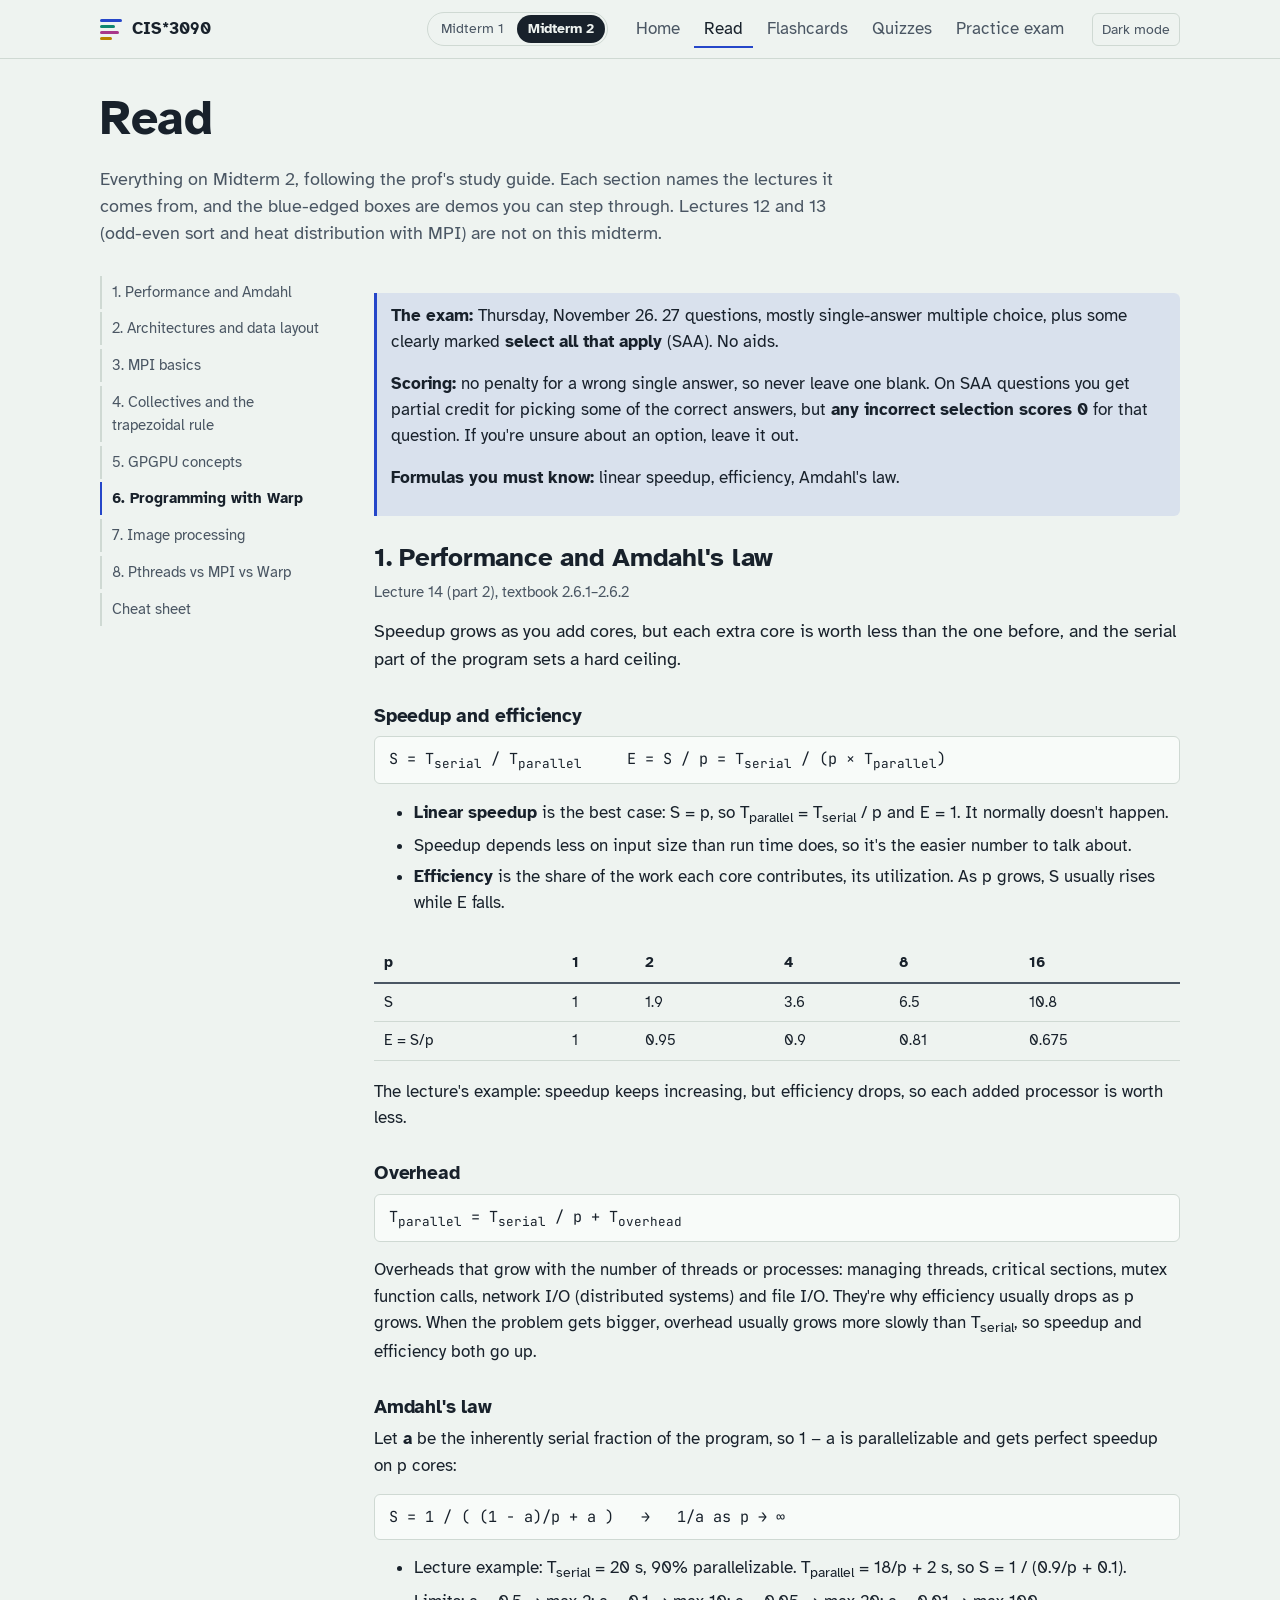
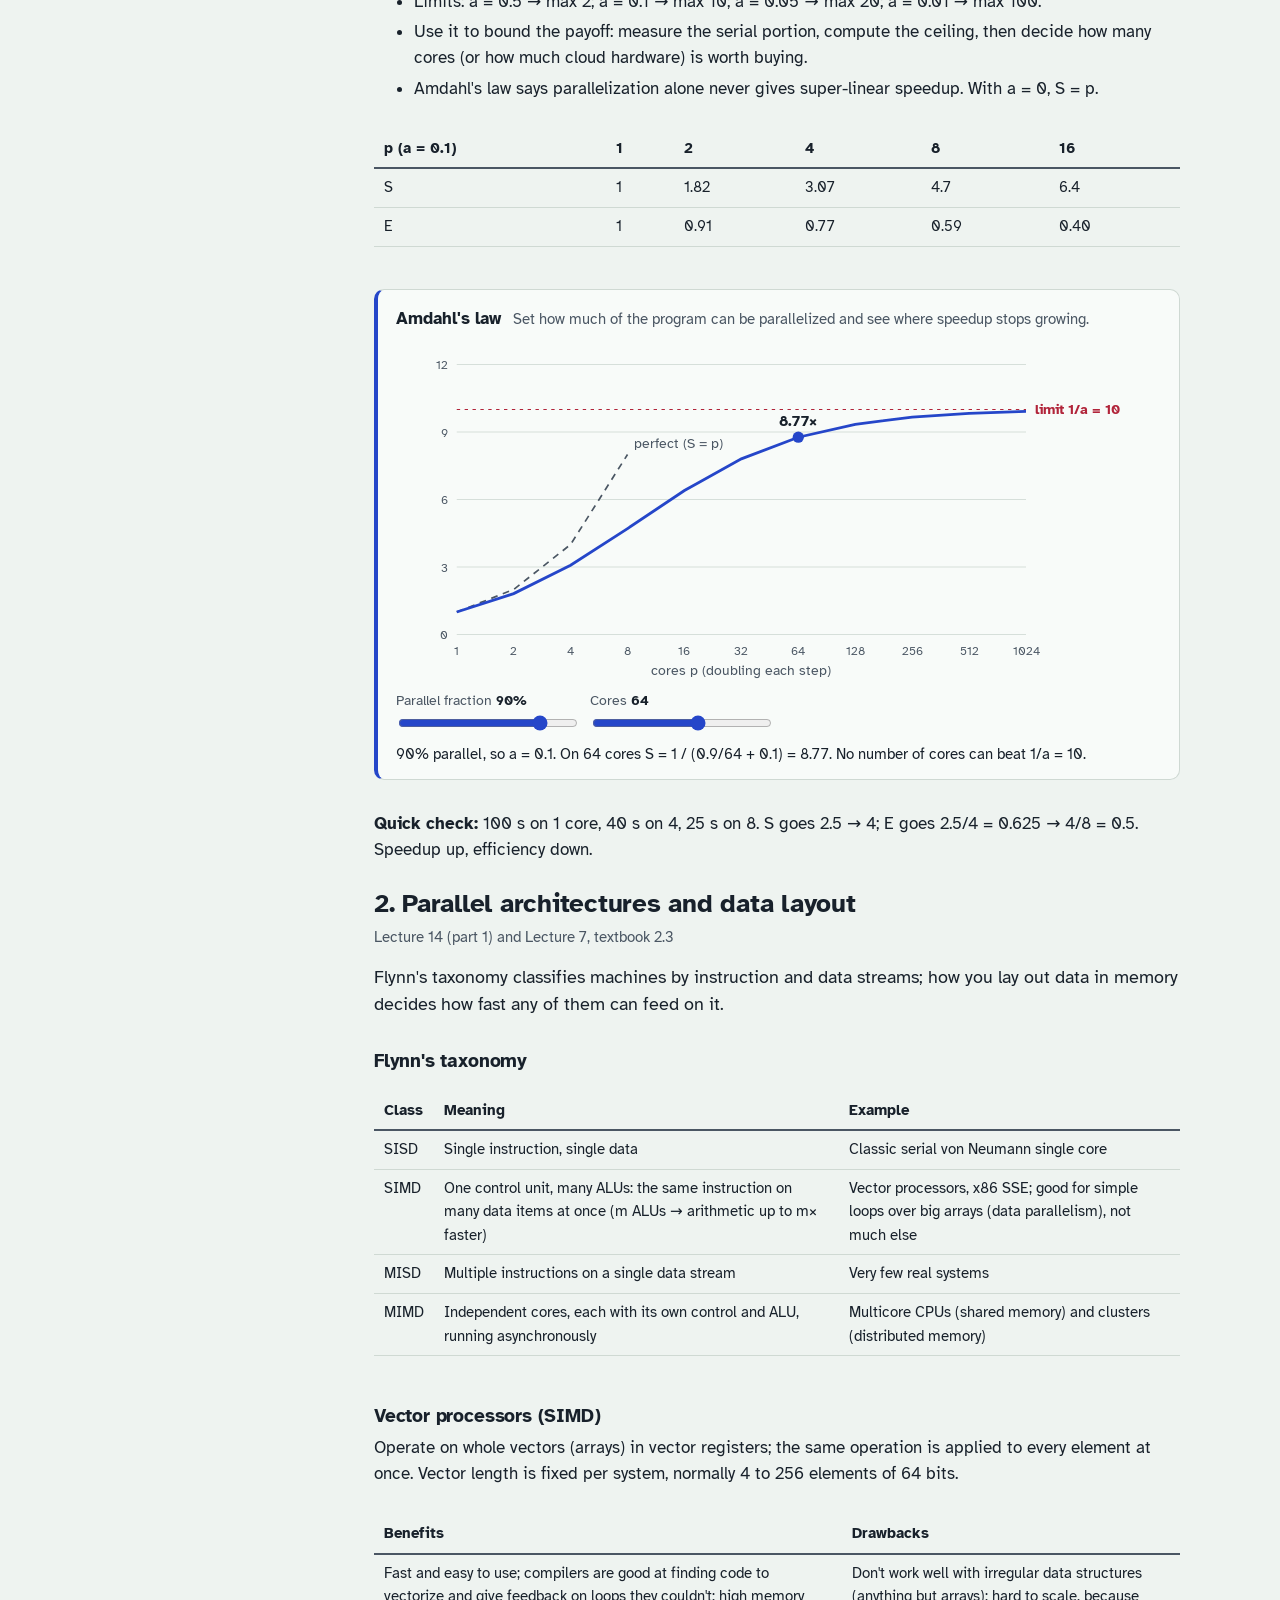
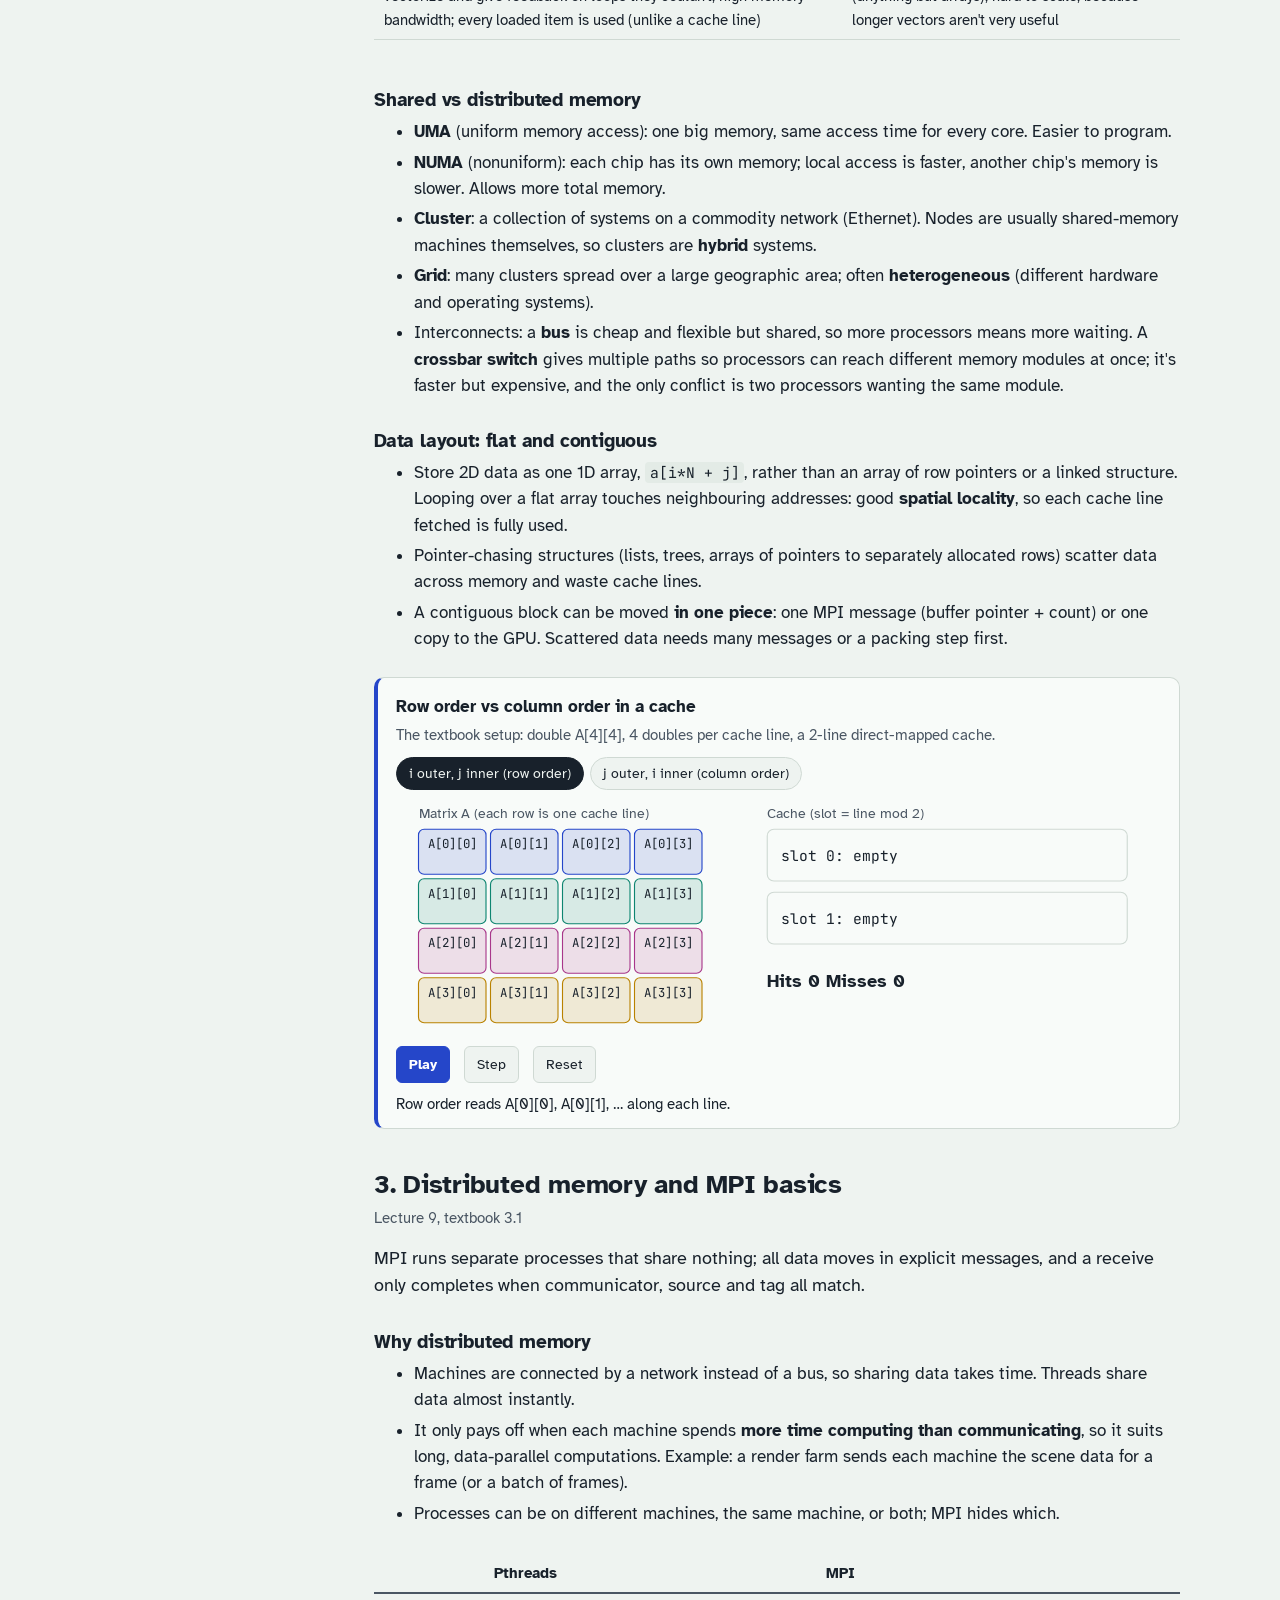
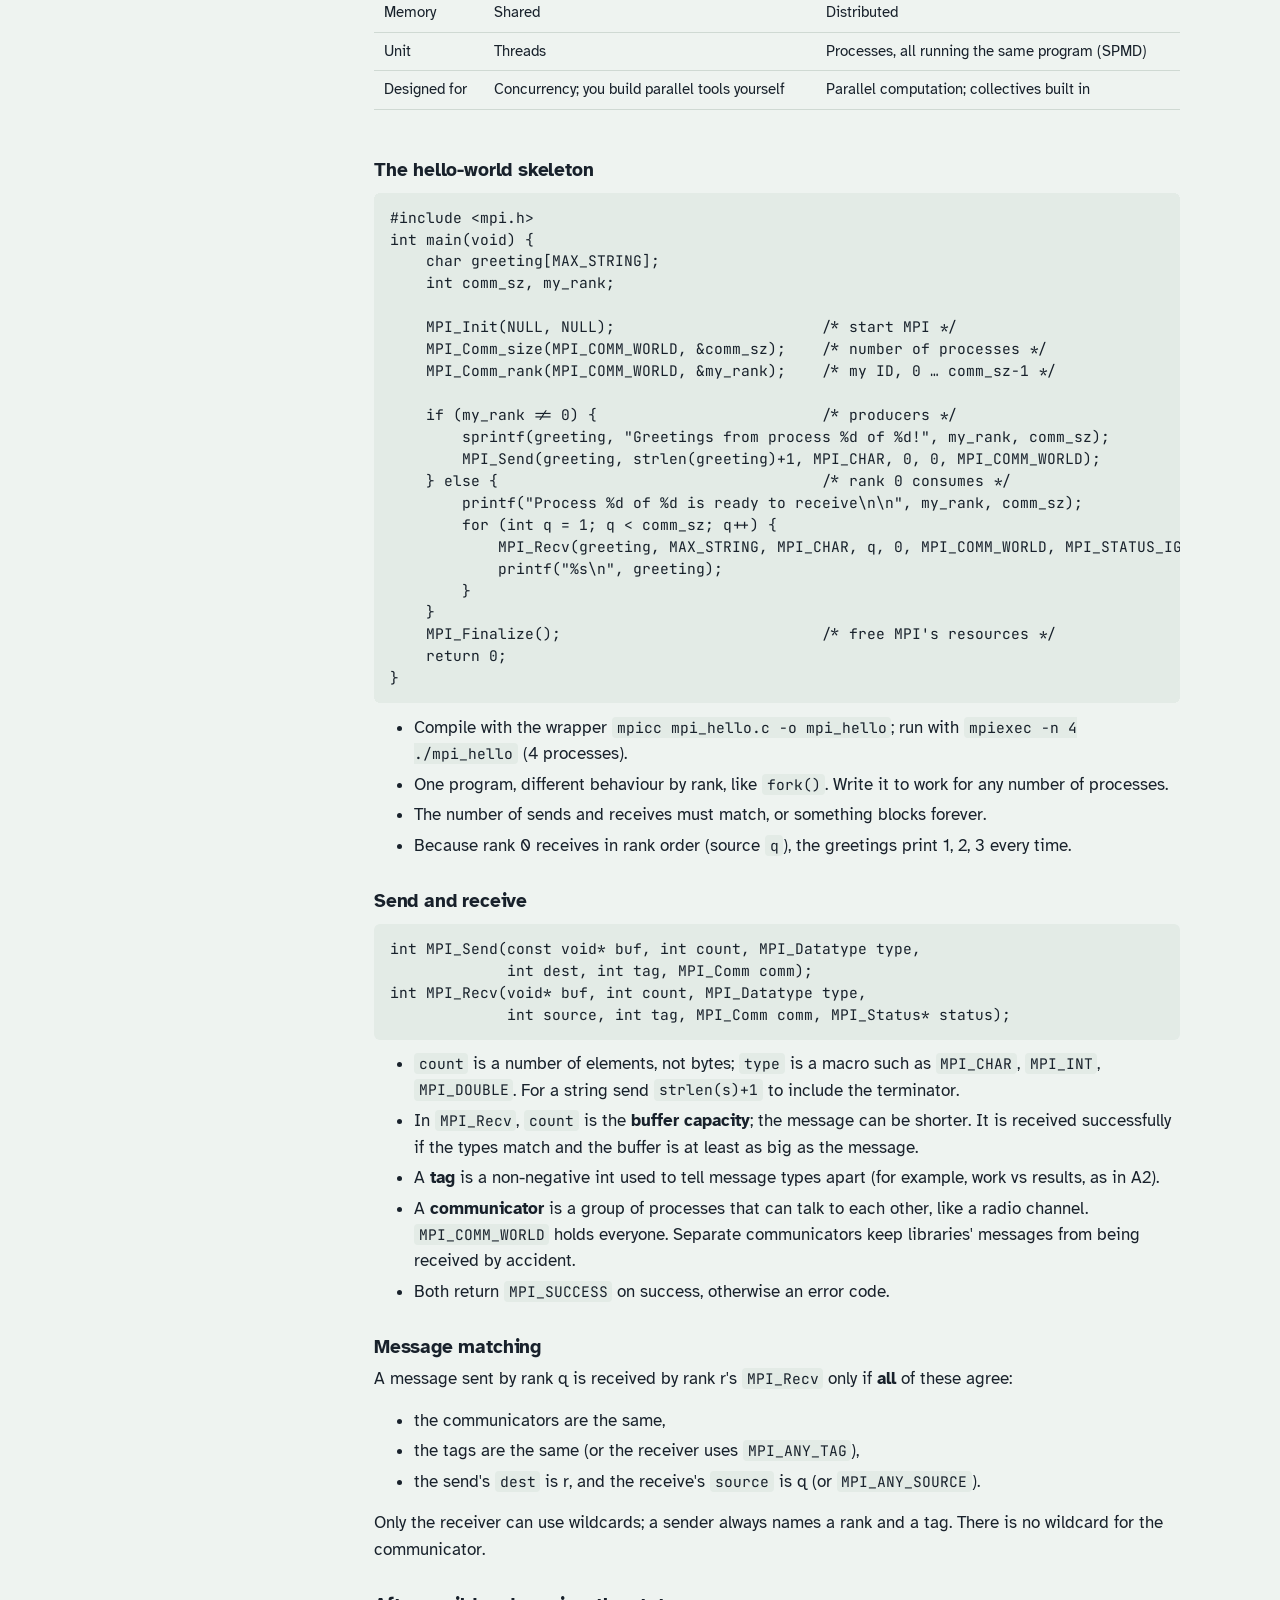
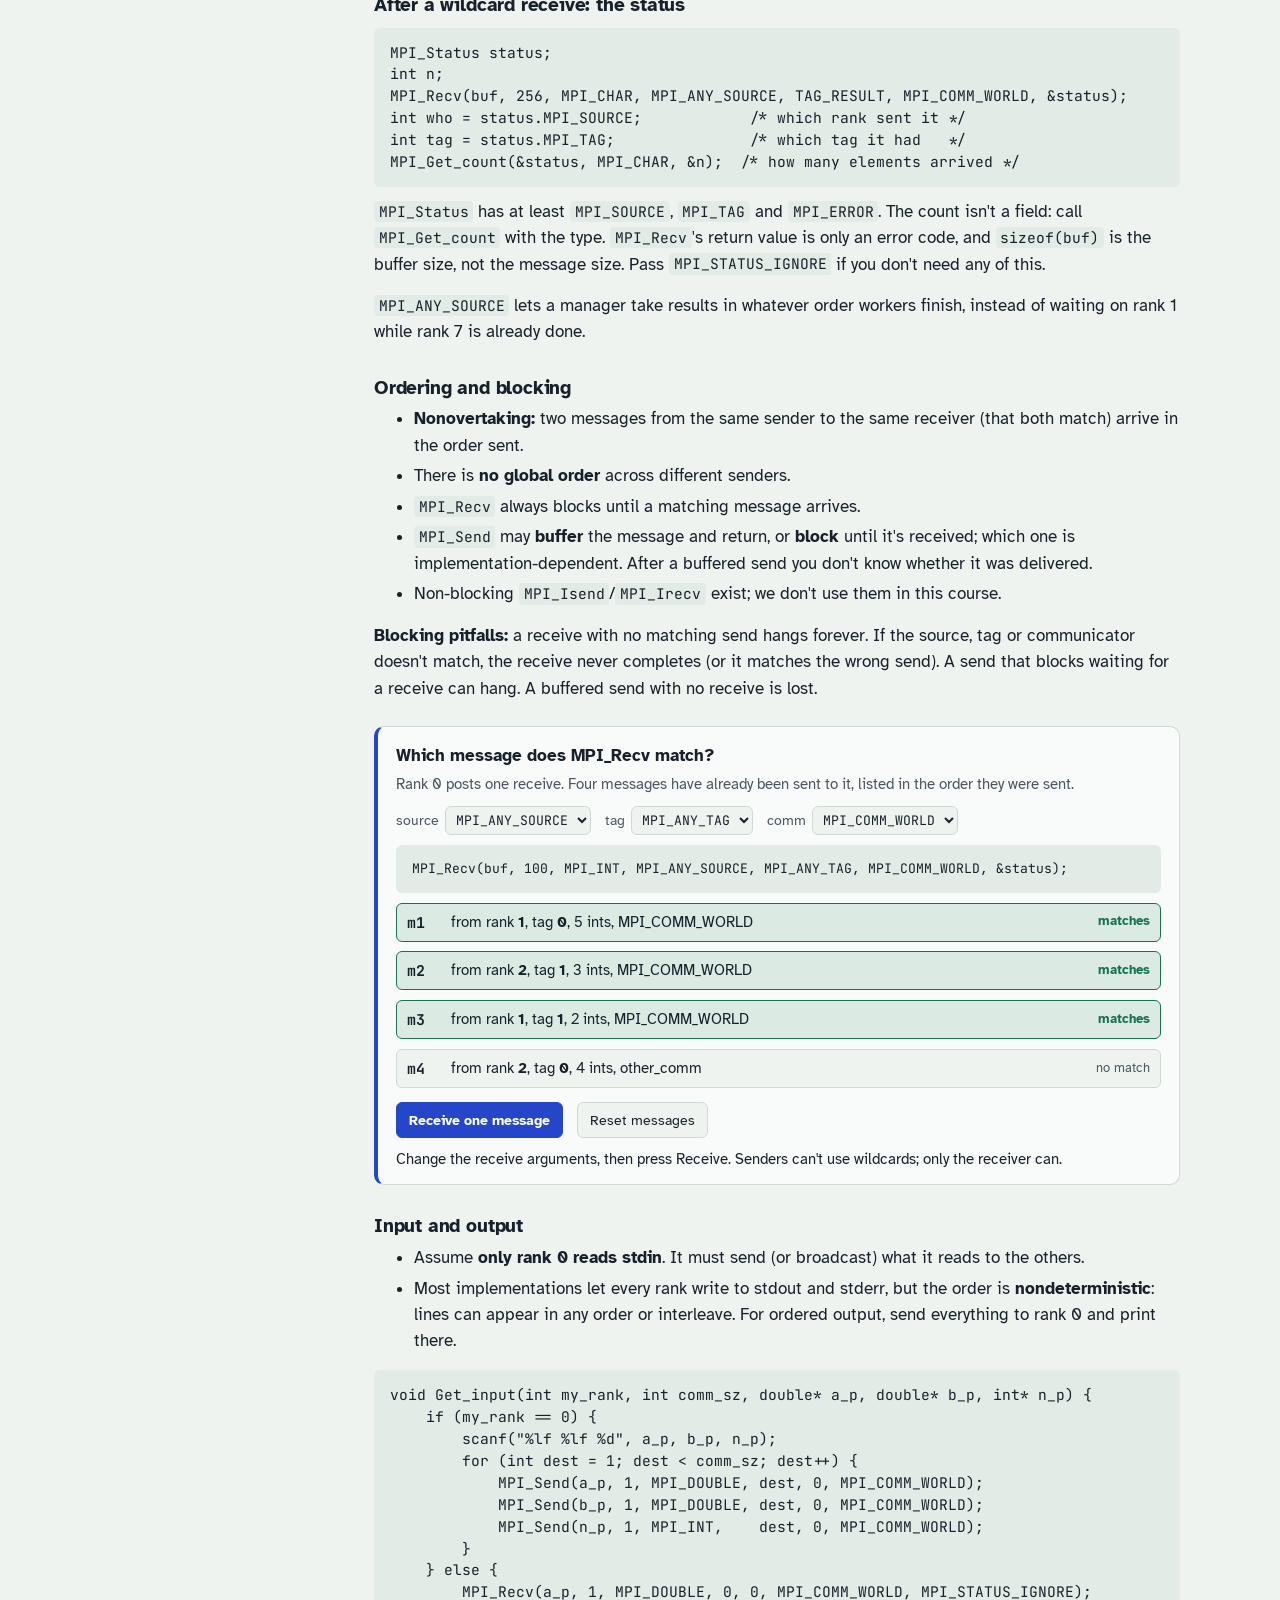
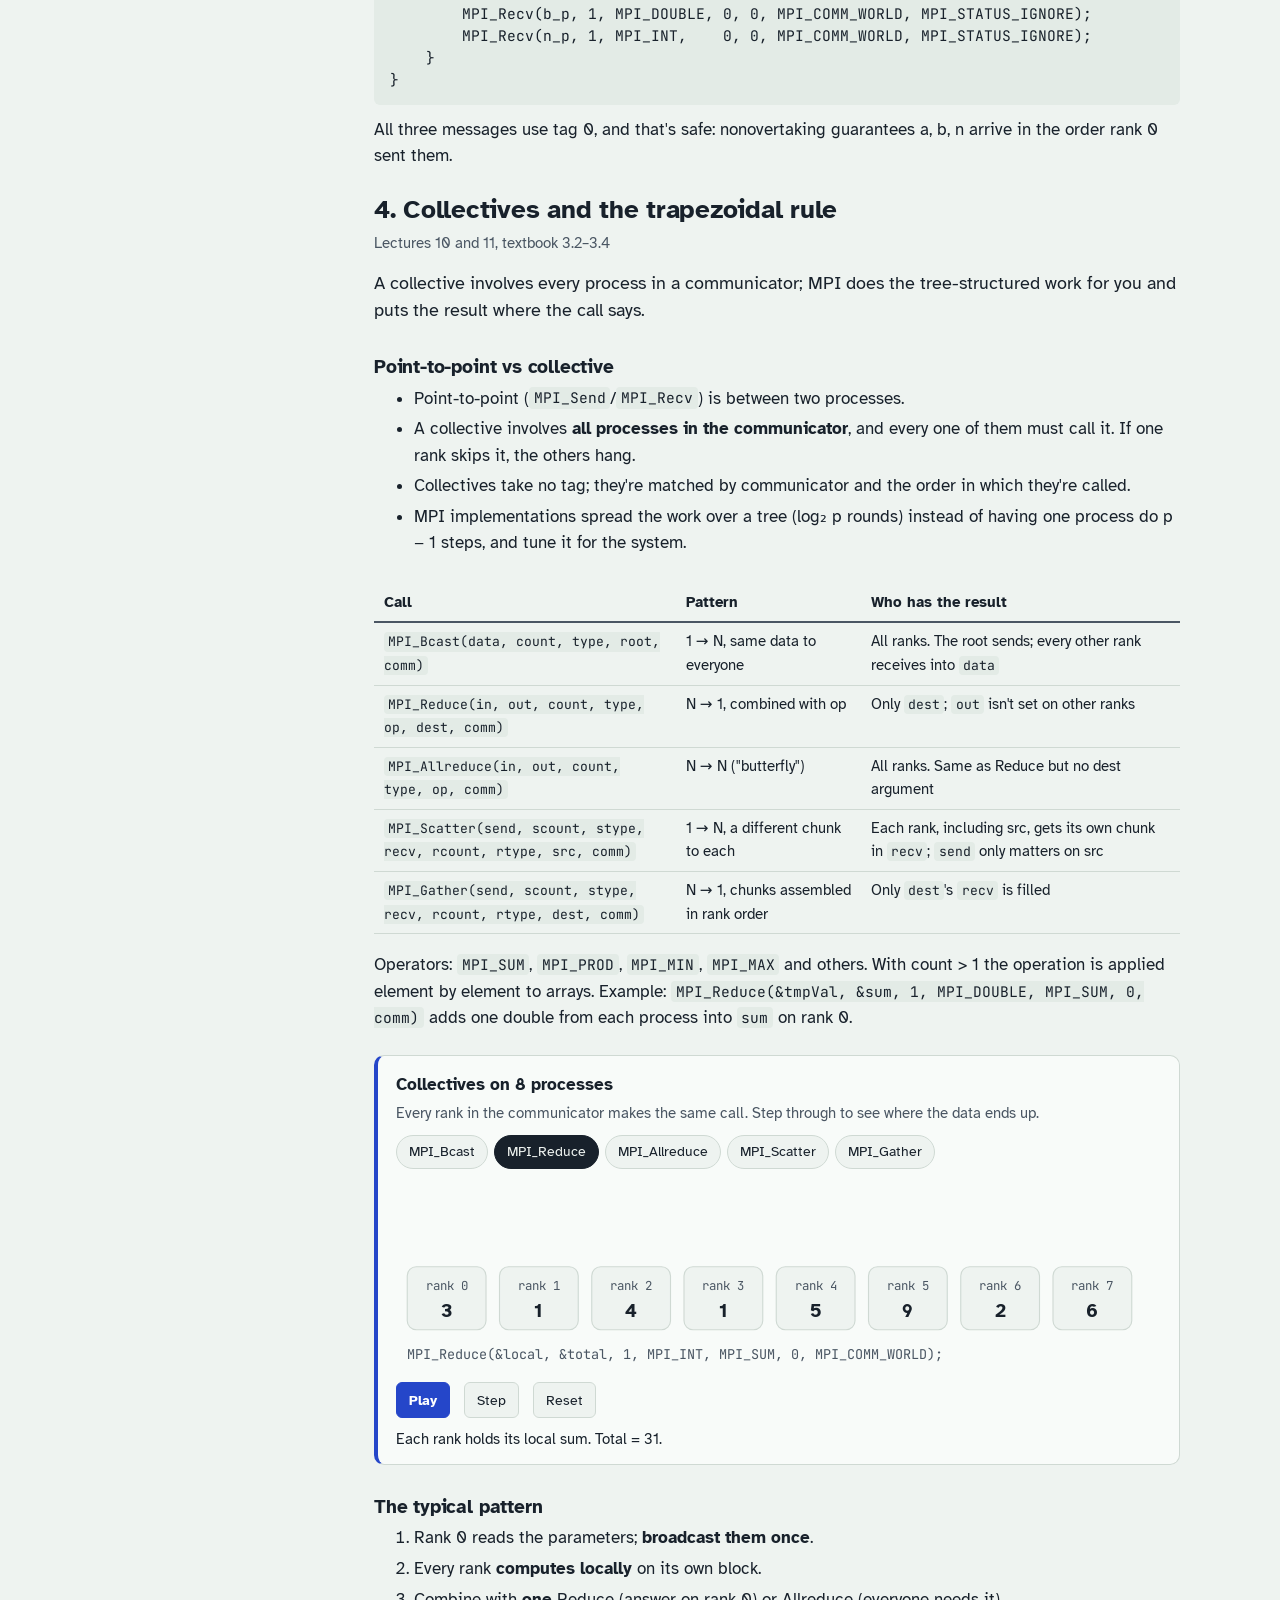
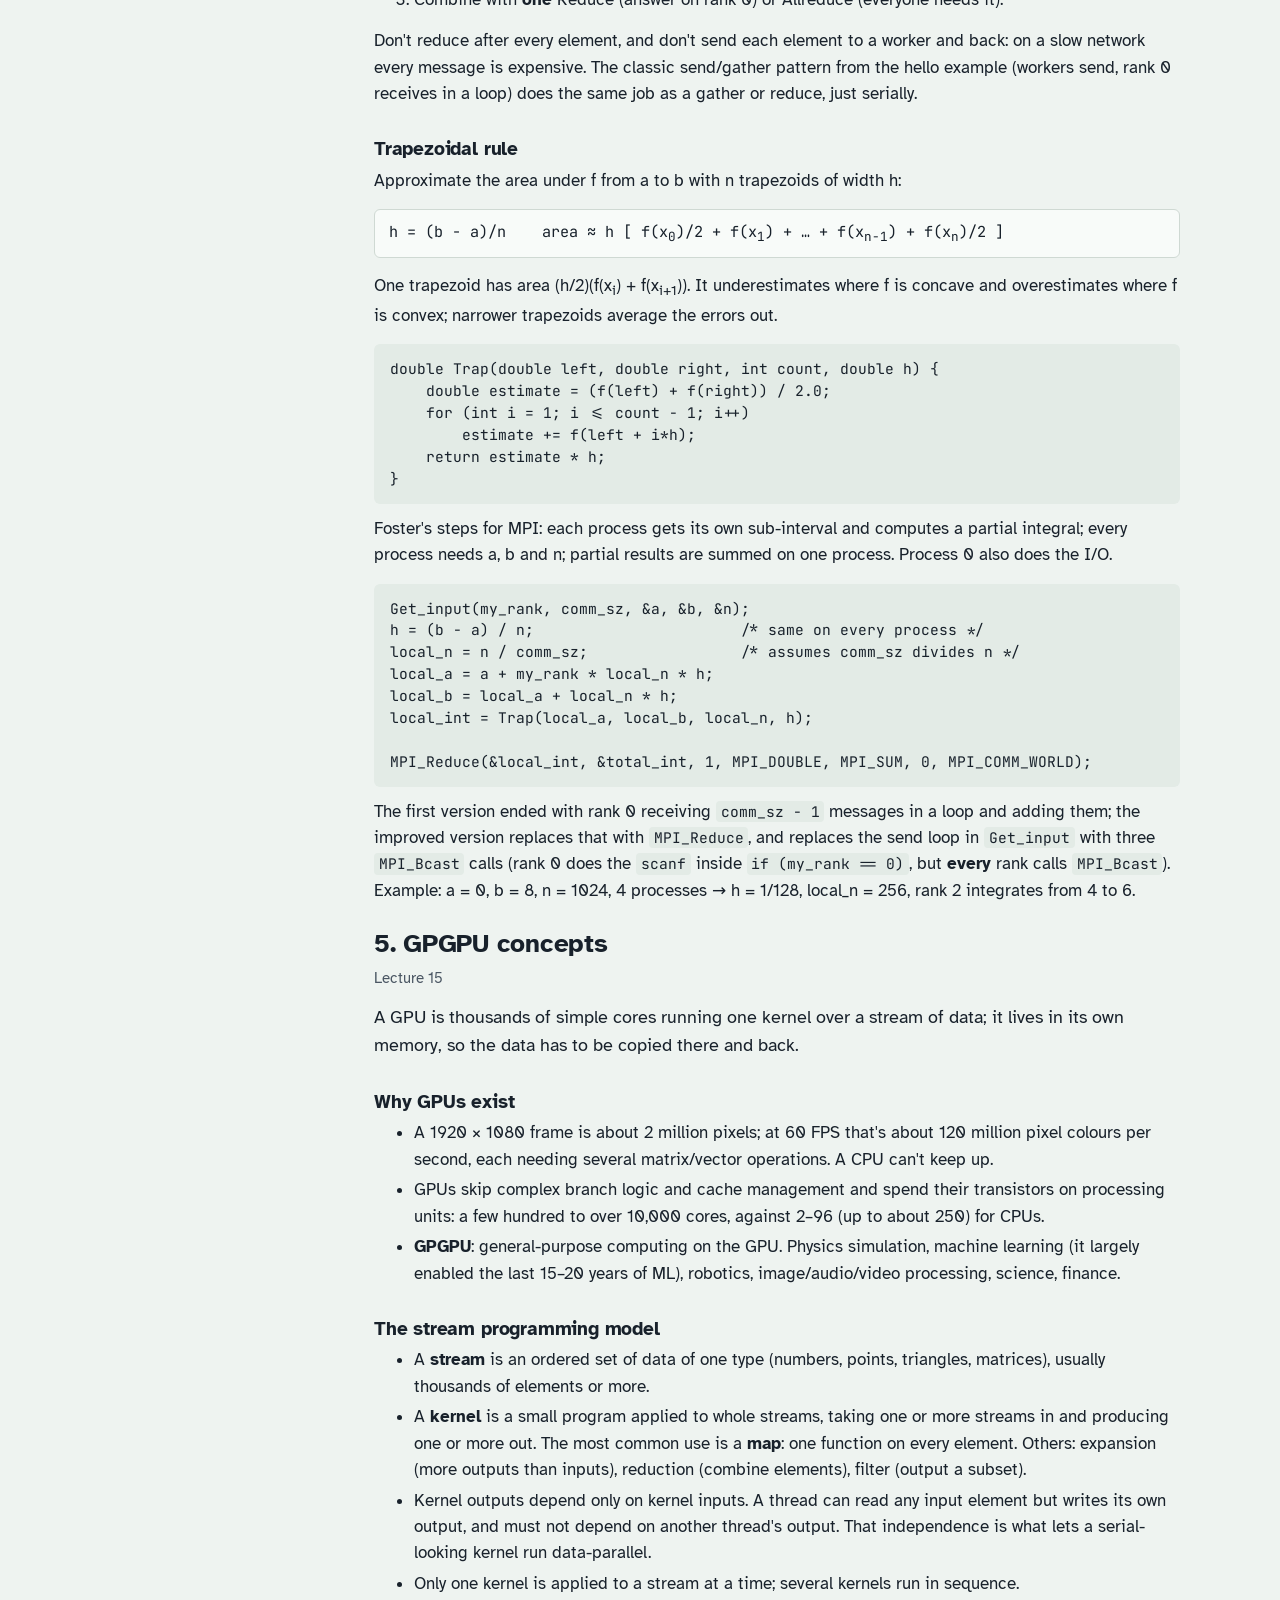
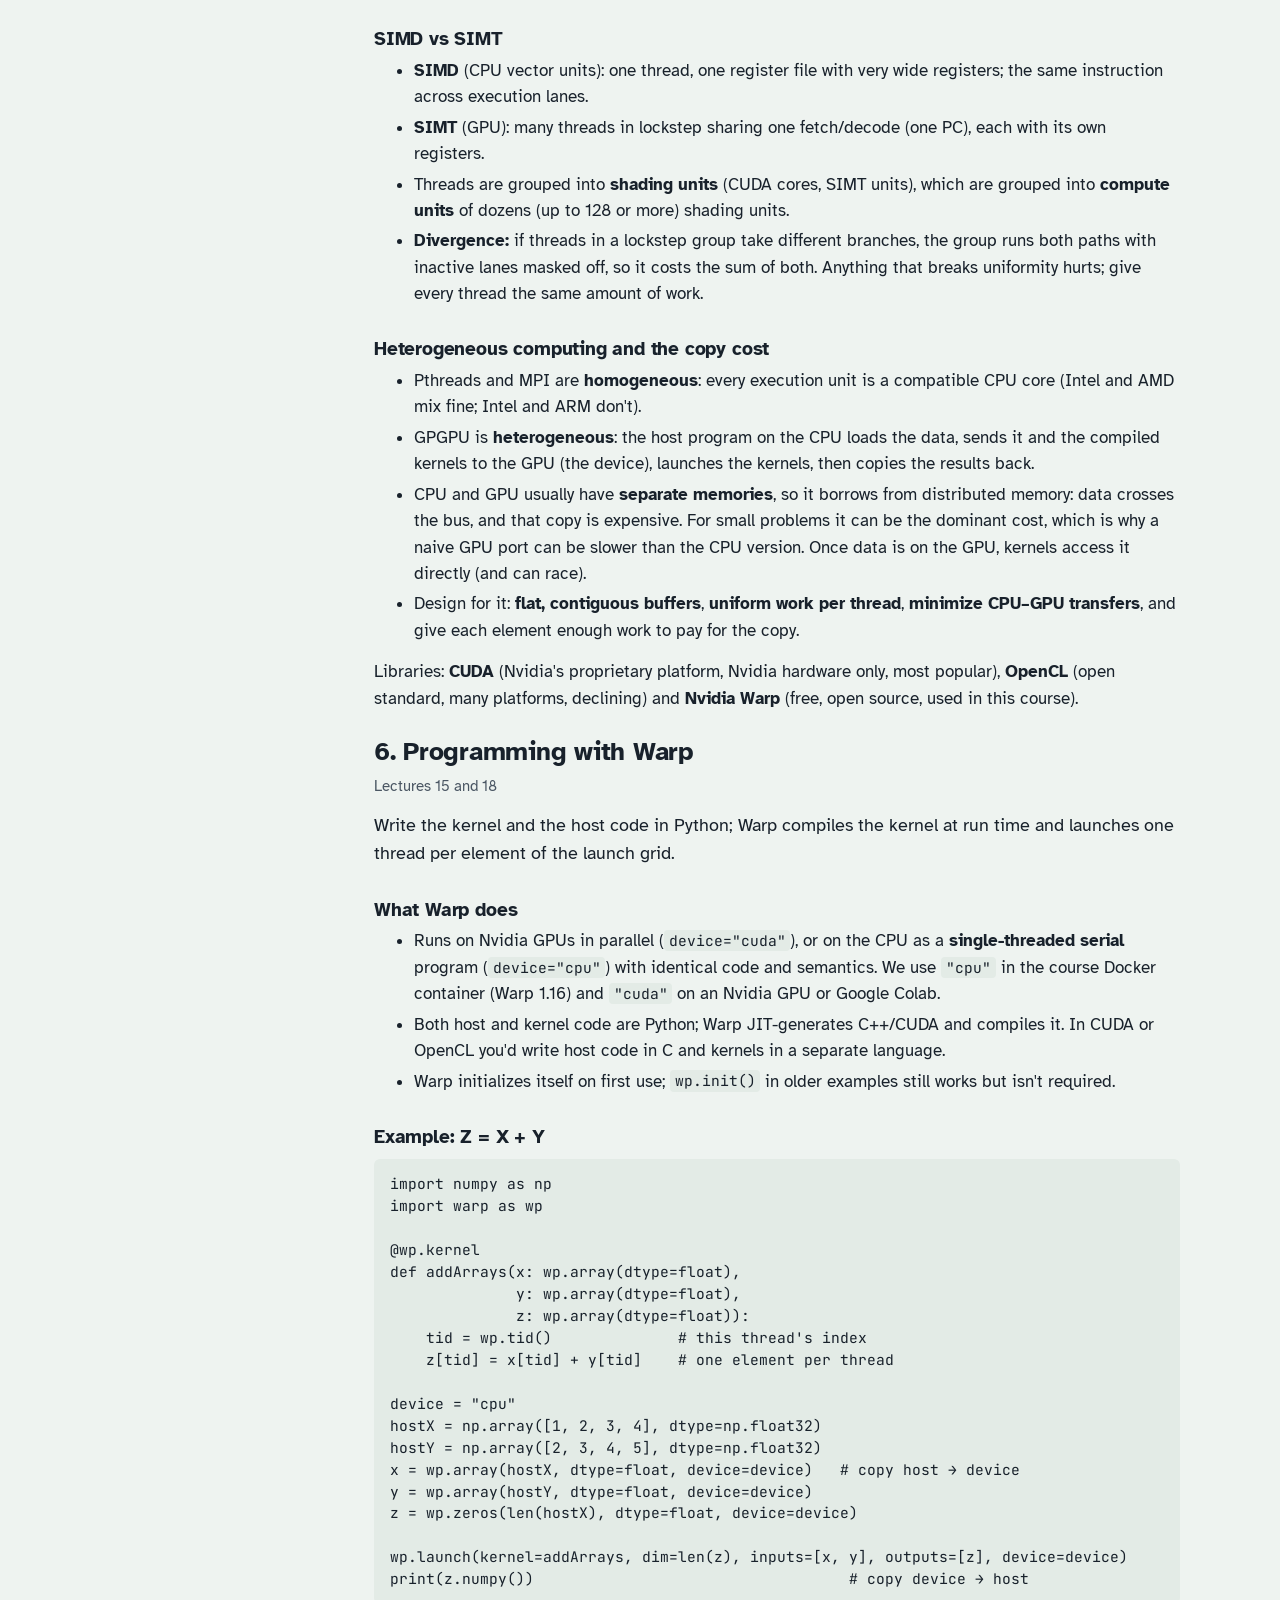
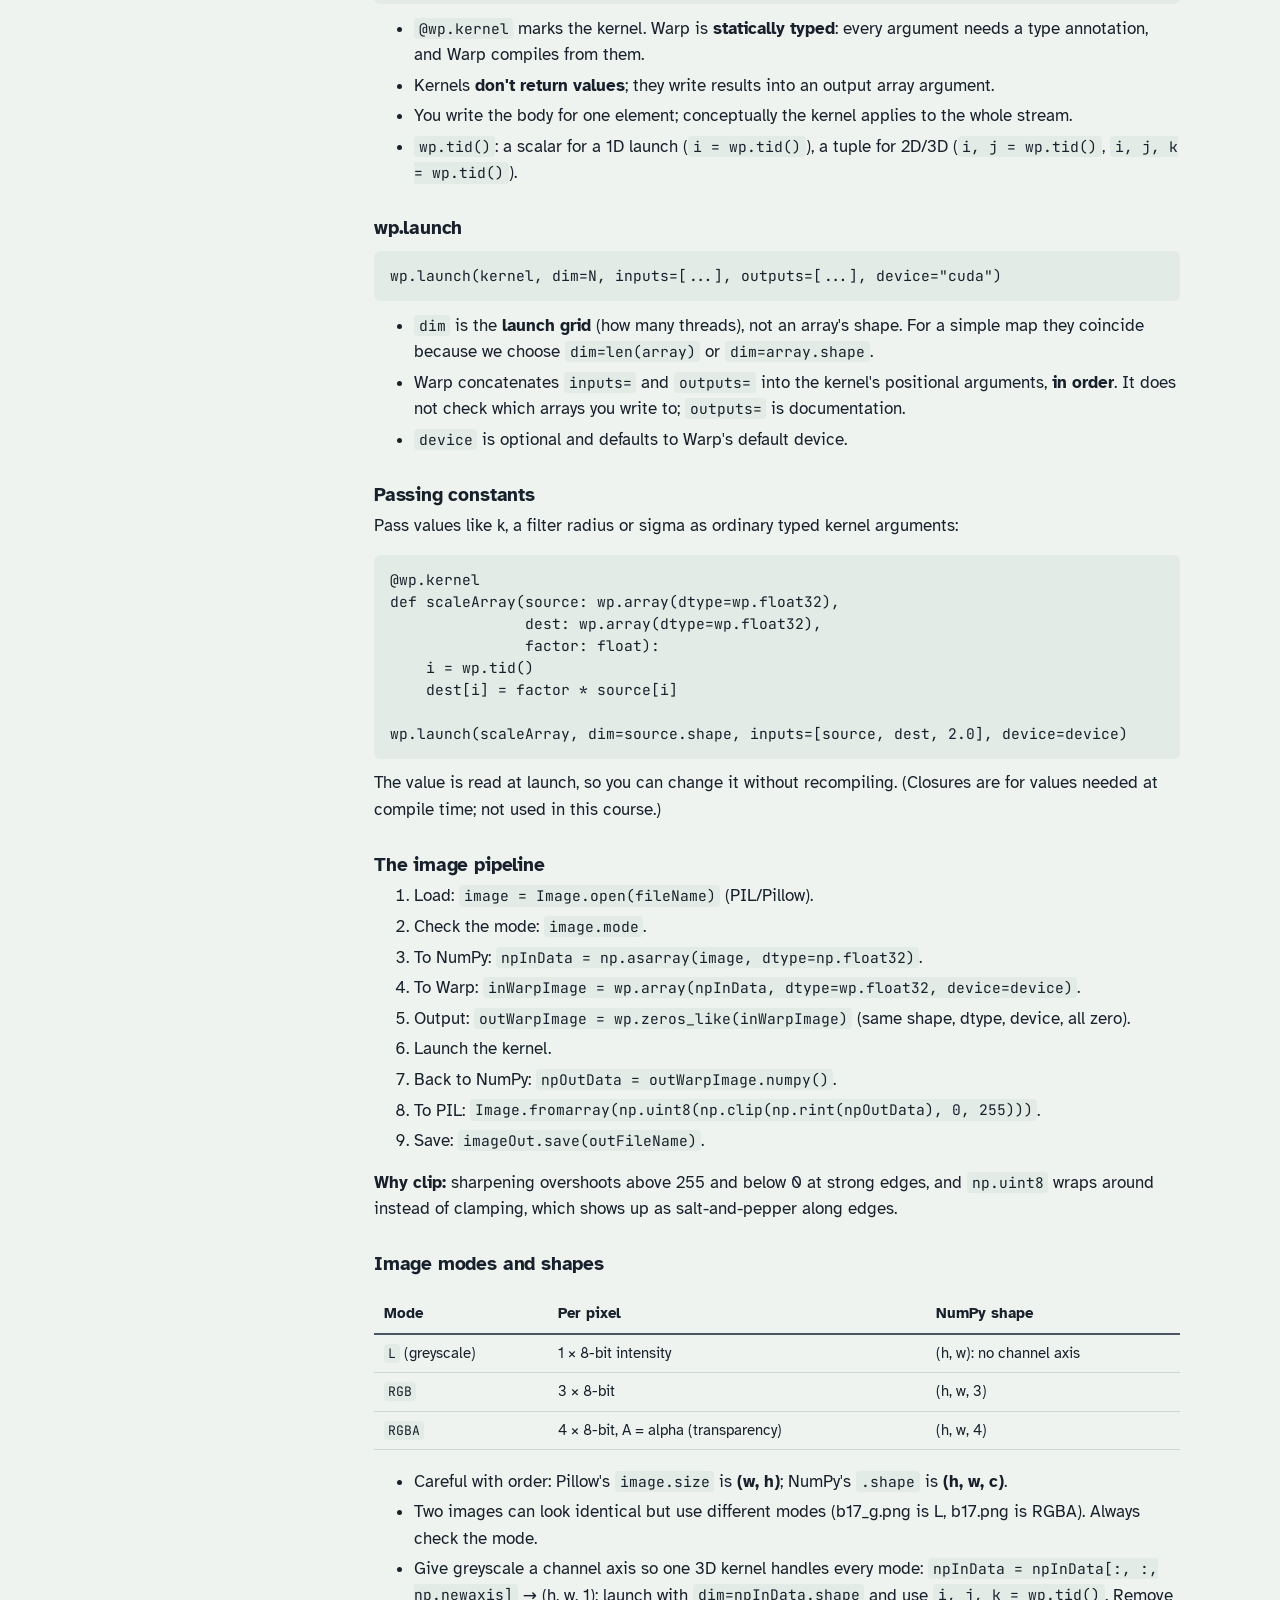
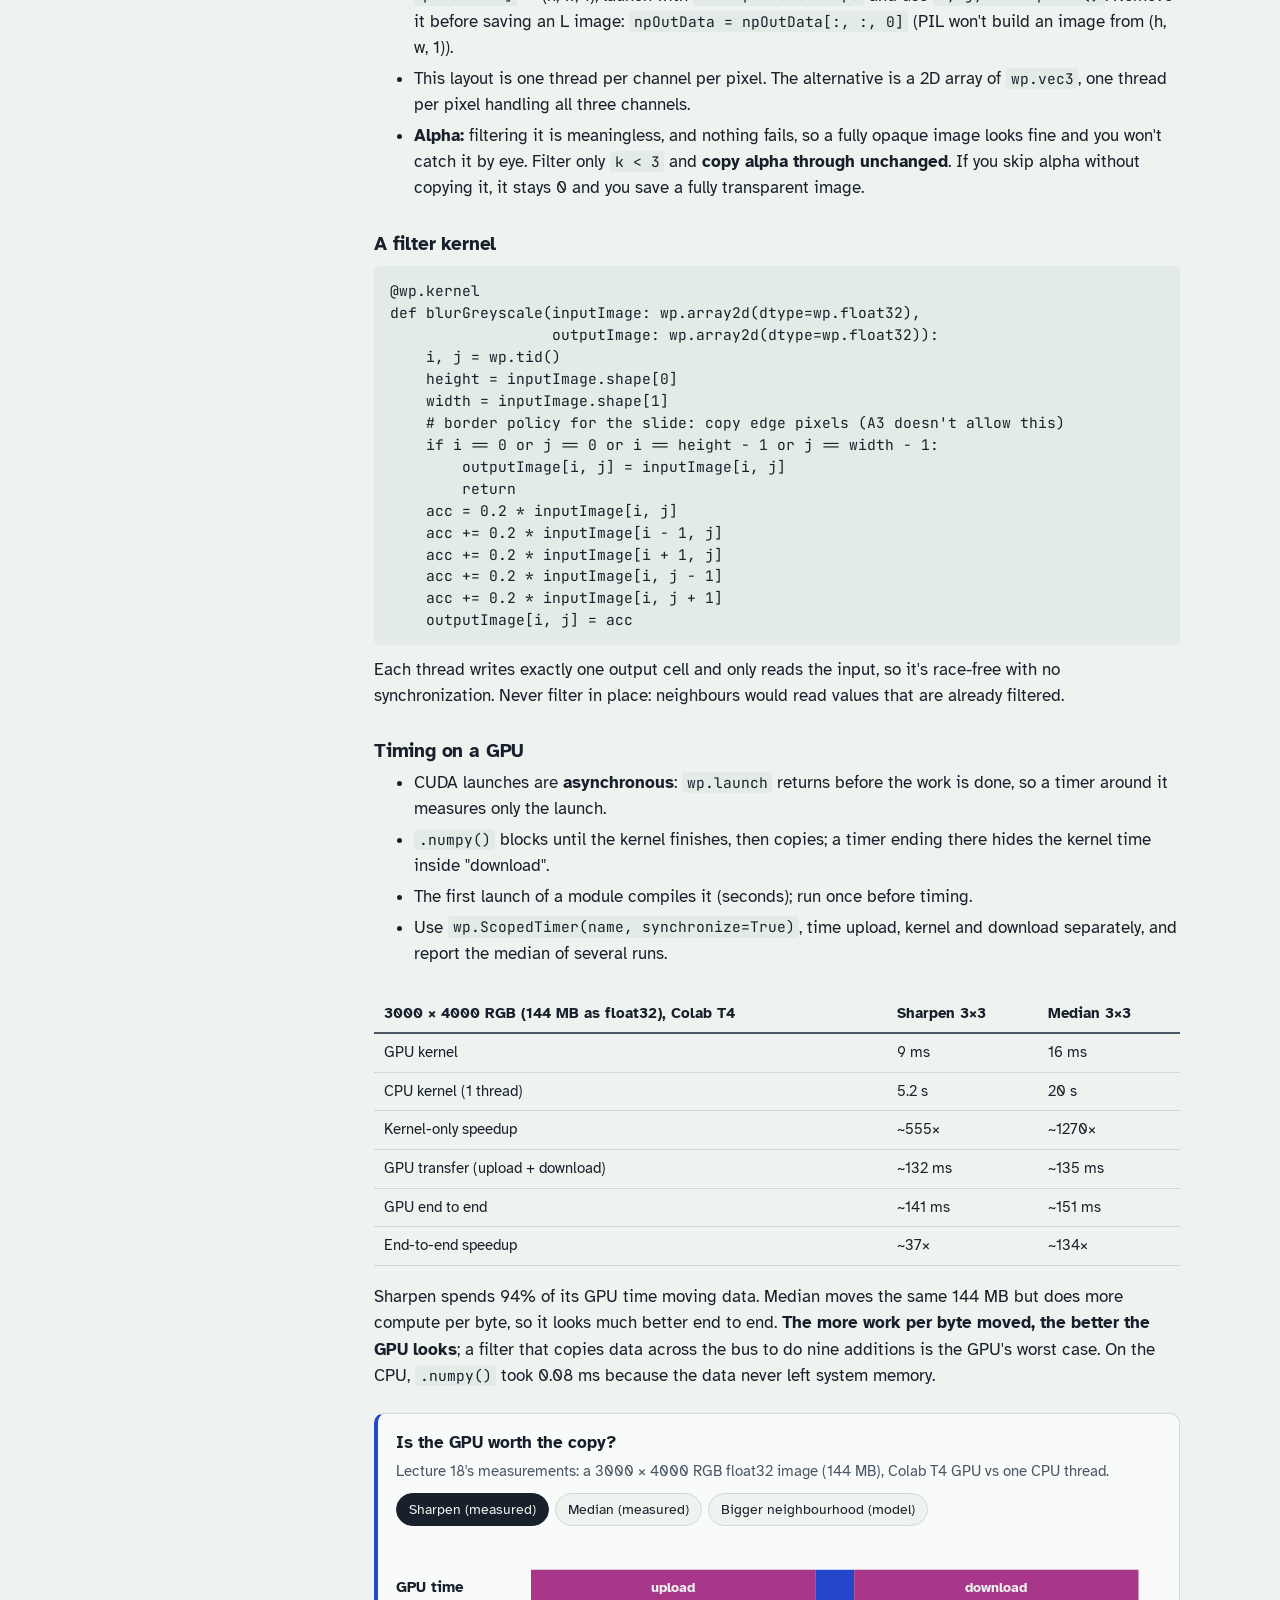
<file: m2/read.html>
<!doctype html>
<html lang="en" data-exam="mt2">
<head>
  <meta charset="utf-8">
  <meta name="viewport" content="width=device-width, initial-scale=1">
  <title>Read — CIS*3090 Midterm 2 Study</title>
  <link rel="preconnect" href="https://fonts.googleapis.com">
  <link rel="preconnect" href="https://fonts.gstatic.com" crossorigin>
  <link href="https://fonts.googleapis.com/css2?family=Atkinson+Hyperlegible:wght@400;700&family=JetBrains+Mono:wght@400;600&display=swap" rel="stylesheet">
  <link rel="stylesheet" href="../assets/style.css">
</head>
<body data-page="read">
  <header id="site-header"></header>
  <main>
    <div class="page-head">
      <h1>Read</h1>
      <p>Everything on Midterm 2, following the prof's study guide. Each section names the lectures it comes from, and the blue-edged boxes are demos you can step through. Lectures 12 and 13 (odd-even sort and heat distribution with MPI) are not on this midterm.</p>
    </div>

    <div class="reading">
      <nav class="toc" aria-label="Sections">
        <ol>
          <li><a href="#perf">1. Performance and Amdahl</a></li>
          <li><a href="#arch">2. Architectures and data layout</a></li>
          <li><a href="#mpi">3. MPI basics</a></li>
          <li><a href="#coll">4. Collectives and the trapezoidal rule</a></li>
          <li><a href="#gpu">5. GPGPU concepts</a></li>
          <li><a href="#warp">6. Programming with Warp</a></li>
          <li><a href="#img">7. Image processing</a></li>
          <li><a href="#compare">8. Pthreads vs MPI vs Warp</a></li>
          <li><a href="#cheat">Cheat sheet</a></li>
        </ol>
      </nav>

      <article class="article">

<div class="callout">
<p><strong>The exam:</strong> Thursday, November 26. 27 questions, mostly single-answer multiple choice, plus some clearly marked <strong>select all that apply</strong> (SAA). No aids.</p>
<p><strong>Scoring:</strong> no penalty for a wrong single answer, so never leave one blank. On SAA questions you get partial credit for picking some of the correct answers, but <strong>any incorrect selection scores 0</strong> for that question. If you're unsure about an option, leave it out.</p>
<p><strong>Formulas you must know:</strong> linear speedup, efficiency, Amdahl's law.</p>
</div>

<!-- ================= 1 ================= -->
<section id="perf">
<h2>1. Performance and Amdahl's law</h2>
<p class="source">Lecture 14 (part 2), textbook 2.6.1–2.6.2</p>
<p class="lead">Speedup grows as you add cores, but each extra core is worth less than the one before, and the serial part of the program sets a hard ceiling.</p>

<h3>Speedup and efficiency</h3>
<div class="formula">S = T<sub>serial</sub> / T<sub>parallel</sub> &nbsp;&nbsp;&nbsp; E = S / p = T<sub>serial</sub> / (p × T<sub>parallel</sub>)</div>
<ul>
<li><strong>Linear speedup</strong> is the best case: S = p, so T<sub>parallel</sub> = T<sub>serial</sub> / p and E = 1. It normally doesn't happen.</li>
<li>Speedup depends less on input size than run time does, so it's the easier number to talk about.</li>
<li><strong>Efficiency</strong> is the share of the work each core contributes, its utilization. As p grows, S usually rises while E falls.</li>
</ul>
<div class="table-wrap"><table>
<thead><tr><th>p</th><th>1</th><th>2</th><th>4</th><th>8</th><th>16</th></tr></thead>
<tbody>
<tr><td>S</td><td>1</td><td>1.9</td><td>3.6</td><td>6.5</td><td>10.8</td></tr>
<tr><td>E = S/p</td><td>1</td><td>0.95</td><td>0.9</td><td>0.81</td><td>0.675</td></tr>
</tbody></table></div>
<p>The lecture's example: speedup keeps increasing, but efficiency drops, so each added processor is worth less.</p>

<h3>Overhead</h3>
<div class="formula">T<sub>parallel</sub> = T<sub>serial</sub> / p + T<sub>overhead</sub></div>
<p>Overheads that grow with the number of threads or processes: managing threads, critical sections, mutex function calls, network I/O (distributed systems) and file I/O. They're why efficiency usually drops as p grows. When the problem gets bigger, overhead usually grows more slowly than T<sub>serial</sub>, so speedup and efficiency both go up.</p>

<h3>Amdahl's law</h3>
<p>Let <strong>a</strong> be the inherently serial fraction of the program, so 1 − a is parallelizable and gets perfect speedup on p cores:</p>
<div class="formula">S = 1 / ( (1 − a)/p + a ) &nbsp;&nbsp;→&nbsp;&nbsp; 1/a as p → ∞</div>
<ul>
<li>Lecture example: T<sub>serial</sub> = 20 s, 90% parallelizable. T<sub>parallel</sub> = 18/p + 2 s, so S = 1 / (0.9/p + 0.1).</li>
<li>Limits: a = 0.5 → max 2; a = 0.1 → max 10; a = 0.05 → max 20; a = 0.01 → max 100.</li>
<li>Use it to bound the payoff: measure the serial portion, compute the ceiling, then decide how many cores (or how much cloud hardware) is worth buying.</li>
<li>Amdahl's law says parallelization alone never gives super-linear speedup. With a = 0, S = p.</li>
</ul>
<div class="table-wrap"><table>
<thead><tr><th>p (a = 0.1)</th><th>1</th><th>2</th><th>4</th><th>8</th><th>16</th></tr></thead>
<tbody>
<tr><td>S</td><td>1</td><td>1.82</td><td>3.07</td><td>4.7</td><td>6.4</td></tr>
<tr><td>E</td><td>1</td><td>0.91</td><td>0.77</td><td>0.59</td><td>0.40</td></tr>
</tbody></table></div>
<div class="demo" data-demo="amdahl"></div>
<p><strong>Quick check:</strong> 100 s on 1 core, 40 s on 4, 25 s on 8. S goes 2.5 → 4; E goes 2.5/4 = 0.625 → 4/8 = 0.5. Speedup up, efficiency down.</p>
</section>

<!-- ================= 2 ================= -->
<section id="arch">
<h2>2. Parallel architectures and data layout</h2>
<p class="source">Lecture 14 (part 1) and Lecture 7, textbook 2.3</p>
<p class="lead">Flynn's taxonomy classifies machines by instruction and data streams; how you lay out data in memory decides how fast any of them can feed on it.</p>

<h3>Flynn's taxonomy</h3>
<div class="table-wrap"><table>
<thead><tr><th>Class</th><th>Meaning</th><th>Example</th></tr></thead>
<tbody>
<tr><td>SISD</td><td>Single instruction, single data</td><td>Classic serial von Neumann single core</td></tr>
<tr><td>SIMD</td><td>One control unit, many ALUs: the same instruction on many data items at once (m ALUs → arithmetic up to m× faster)</td><td>Vector processors, x86 SSE; good for simple loops over big arrays (data parallelism), not much else</td></tr>
<tr><td>MISD</td><td>Multiple instructions on a single data stream</td><td>Very few real systems</td></tr>
<tr><td>MIMD</td><td>Independent cores, each with its own control and ALU, running asynchronously</td><td>Multicore CPUs (shared memory) and clusters (distributed memory)</td></tr>
</tbody></table></div>

<h3>Vector processors (SIMD)</h3>
<p>Operate on whole vectors (arrays) in vector registers; the same operation is applied to every element at once. Vector length is fixed per system, normally 4 to 256 elements of 64 bits.</p>
<div class="table-wrap"><table>
<thead><tr><th>Benefits</th><th>Drawbacks</th></tr></thead>
<tbody><tr>
<td>Fast and easy to use; compilers are good at finding code to vectorize and give feedback on loops they couldn't; high memory bandwidth; every loaded item is used (unlike a cache line)</td>
<td>Don't work well with irregular data structures (anything but arrays); hard to scale, because longer vectors aren't very useful</td>
</tr></tbody></table></div>

<h3>Shared vs distributed memory</h3>
<ul>
<li><strong>UMA</strong> (uniform memory access): one big memory, same access time for every core. Easier to program.</li>
<li><strong>NUMA</strong> (nonuniform): each chip has its own memory; local access is faster, another chip's memory is slower. Allows more total memory.</li>
<li><strong>Cluster</strong>: a collection of systems on a commodity network (Ethernet). Nodes are usually shared-memory machines themselves, so clusters are <strong>hybrid</strong> systems.</li>
<li><strong>Grid</strong>: many clusters spread over a large geographic area; often <strong>heterogeneous</strong> (different hardware and operating systems).</li>
<li>Interconnects: a <strong>bus</strong> is cheap and flexible but shared, so more processors means more waiting. A <strong>crossbar switch</strong> gives multiple paths so processors can reach different memory modules at once; it's faster but expensive, and the only conflict is two processors wanting the same module.</li>
</ul>

<h3>Data layout: flat and contiguous</h3>
<ul>
<li>Store 2D data as one 1D array, <code>a[i*N + j]</code>, rather than an array of row pointers or a linked structure. Looping over a flat array touches neighbouring addresses: good <strong>spatial locality</strong>, so each cache line fetched is fully used.</li>
<li>Pointer-chasing structures (lists, trees, arrays of pointers to separately allocated rows) scatter data across memory and waste cache lines.</li>
<li>A contiguous block can be moved <strong>in one piece</strong>: one MPI message (buffer pointer + count) or one copy to the GPU. Scattered data needs many messages or a packing step first.</li>
</ul>
<div class="demo" data-demo="cache"></div>
</section>

<!-- ================= 3 ================= -->
<section id="mpi">
<h2>3. Distributed memory and MPI basics</h2>
<p class="source">Lecture 9, textbook 3.1</p>
<p class="lead">MPI runs separate processes that share nothing; all data moves in explicit messages, and a receive only completes when communicator, source and tag all match.</p>

<h3>Why distributed memory</h3>
<ul>
<li>Machines are connected by a network instead of a bus, so sharing data takes time. Threads share data almost instantly.</li>
<li>It only pays off when each machine spends <strong>more time computing than communicating</strong>, so it suits long, data-parallel computations. Example: a render farm sends each machine the scene data for a frame (or a batch of frames).</li>
<li>Processes can be on different machines, the same machine, or both; MPI hides which.</li>
</ul>
<div class="table-wrap"><table>
<thead><tr><th></th><th>Pthreads</th><th>MPI</th></tr></thead>
<tbody>
<tr><td>Memory</td><td>Shared</td><td>Distributed</td></tr>
<tr><td>Unit</td><td>Threads</td><td>Processes, all running the same program (SPMD)</td></tr>
<tr><td>Designed for</td><td>Concurrency; you build parallel tools yourself</td><td>Parallel computation; collectives built in</td></tr>
</tbody></table></div>

<h3>The hello-world skeleton</h3>
<pre><code>#include &lt;mpi.h&gt;
int main(void) {
    char greeting[MAX_STRING];
    int comm_sz, my_rank;

    MPI_Init(NULL, NULL);                       /* start MPI */
    MPI_Comm_size(MPI_COMM_WORLD, &amp;comm_sz);    /* number of processes */
    MPI_Comm_rank(MPI_COMM_WORLD, &amp;my_rank);    /* my ID, 0 … comm_sz-1 */

    if (my_rank != 0) {                         /* producers */
        sprintf(greeting, "Greetings from process %d of %d!", my_rank, comm_sz);
        MPI_Send(greeting, strlen(greeting)+1, MPI_CHAR, 0, 0, MPI_COMM_WORLD);
    } else {                                    /* rank 0 consumes */
        printf("Process %d of %d is ready to receive\n\n", my_rank, comm_sz);
        for (int q = 1; q &lt; comm_sz; q++) {
            MPI_Recv(greeting, MAX_STRING, MPI_CHAR, q, 0, MPI_COMM_WORLD, MPI_STATUS_IGNORE);
            printf("%s\n", greeting);
        }
    }
    MPI_Finalize();                             /* free MPI's resources */
    return 0;
}</code></pre>
<ul>
<li>Compile with the wrapper <code>mpicc mpi_hello.c -o mpi_hello</code>; run with <code>mpiexec -n 4 ./mpi_hello</code> (4 processes).</li>
<li>One program, different behaviour by rank, like <code>fork()</code>. Write it to work for any number of processes.</li>
<li>The number of sends and receives must match, or something blocks forever.</li>
<li>Because rank 0 receives in rank order (source <code>q</code>), the greetings print 1, 2, 3 every time.</li>
</ul>

<h3>Send and receive</h3>
<pre><code>int MPI_Send(const void* buf, int count, MPI_Datatype type,
             int dest, int tag, MPI_Comm comm);
int MPI_Recv(void* buf, int count, MPI_Datatype type,
             int source, int tag, MPI_Comm comm, MPI_Status* status);</code></pre>
<ul>
<li><code>count</code> is a number of elements, not bytes; <code>type</code> is a macro such as <code>MPI_CHAR</code>, <code>MPI_INT</code>, <code>MPI_DOUBLE</code>. For a string send <code>strlen(s)+1</code> to include the terminator.</li>
<li>In <code>MPI_Recv</code>, <code>count</code> is the <strong>buffer capacity</strong>; the message can be shorter. It is received successfully if the types match and the buffer is at least as big as the message.</li>
<li>A <strong>tag</strong> is a non-negative int used to tell message types apart (for example, work vs results, as in A2).</li>
<li>A <strong>communicator</strong> is a group of processes that can talk to each other, like a radio channel. <code>MPI_COMM_WORLD</code> holds everyone. Separate communicators keep libraries' messages from being received by accident.</li>
<li>Both return <code>MPI_SUCCESS</code> on success, otherwise an error code.</li>
</ul>

<h3>Message matching</h3>
<p>A message sent by rank q is received by rank r's <code>MPI_Recv</code> only if <strong>all</strong> of these agree:</p>
<ul>
<li>the communicators are the same,</li>
<li>the tags are the same (or the receiver uses <code>MPI_ANY_TAG</code>),</li>
<li>the send's <code>dest</code> is r, and the receive's <code>source</code> is q (or <code>MPI_ANY_SOURCE</code>).</li>
</ul>
<p>Only the receiver can use wildcards; a sender always names a rank and a tag. There is no wildcard for the communicator.</p>

<h3>After a wildcard receive: the status</h3>
<pre><code>MPI_Status status;
int n;
MPI_Recv(buf, 256, MPI_CHAR, MPI_ANY_SOURCE, TAG_RESULT, MPI_COMM_WORLD, &amp;status);
int who = status.MPI_SOURCE;            /* which rank sent it */
int tag = status.MPI_TAG;               /* which tag it had   */
MPI_Get_count(&amp;status, MPI_CHAR, &amp;n);  /* how many elements arrived */</code></pre>
<p><code>MPI_Status</code> has at least <code>MPI_SOURCE</code>, <code>MPI_TAG</code> and <code>MPI_ERROR</code>. The count isn't a field: call <code>MPI_Get_count</code> with the type. <code>MPI_Recv</code>'s return value is only an error code, and <code>sizeof(buf)</code> is the buffer size, not the message size. Pass <code>MPI_STATUS_IGNORE</code> if you don't need any of this.</p>
<p><code>MPI_ANY_SOURCE</code> lets a manager take results in whatever order workers finish, instead of waiting on rank 1 while rank 7 is already done.</p>

<h3>Ordering and blocking</h3>
<ul>
<li><strong>Nonovertaking:</strong> two messages from the same sender to the same receiver (that both match) arrive in the order sent.</li>
<li>There is <strong>no global order</strong> across different senders.</li>
<li><code>MPI_Recv</code> always blocks until a matching message arrives.</li>
<li><code>MPI_Send</code> may <strong>buffer</strong> the message and return, or <strong>block</strong> until it's received; which one is implementation-dependent. After a buffered send you don't know whether it was delivered.</li>
<li>Non-blocking <code>MPI_Isend</code>/<code>MPI_Irecv</code> exist; we don't use them in this course.</li>
</ul>
<p><strong>Blocking pitfalls:</strong> a receive with no matching send hangs forever. If the source, tag or communicator doesn't match, the receive never completes (or it matches the wrong send). A send that blocks waiting for a receive can hang. A buffered send with no receive is lost.</p>
<div class="demo" data-demo="matching"></div>

<h3>Input and output</h3>
<ul>
<li>Assume <strong>only rank 0 reads stdin</strong>. It must send (or broadcast) what it reads to the others.</li>
<li>Most implementations let every rank write to stdout and stderr, but the order is <strong>nondeterministic</strong>: lines can appear in any order or interleave. For ordered output, send everything to rank 0 and print there.</li>
</ul>
<pre><code>void Get_input(int my_rank, int comm_sz, double* a_p, double* b_p, int* n_p) {
    if (my_rank == 0) {
        scanf("%lf %lf %d", a_p, b_p, n_p);
        for (int dest = 1; dest &lt; comm_sz; dest++) {
            MPI_Send(a_p, 1, MPI_DOUBLE, dest, 0, MPI_COMM_WORLD);
            MPI_Send(b_p, 1, MPI_DOUBLE, dest, 0, MPI_COMM_WORLD);
            MPI_Send(n_p, 1, MPI_INT,    dest, 0, MPI_COMM_WORLD);
        }
    } else {
        MPI_Recv(a_p, 1, MPI_DOUBLE, 0, 0, MPI_COMM_WORLD, MPI_STATUS_IGNORE);
        MPI_Recv(b_p, 1, MPI_DOUBLE, 0, 0, MPI_COMM_WORLD, MPI_STATUS_IGNORE);
        MPI_Recv(n_p, 1, MPI_INT,    0, 0, MPI_COMM_WORLD, MPI_STATUS_IGNORE);
    }
}</code></pre>
<p>All three messages use tag 0, and that's safe: nonovertaking guarantees a, b, n arrive in the order rank 0 sent them.</p>
</section>

<!-- ================= 4 ================= -->
<section id="coll">
<h2>4. Collectives and the trapezoidal rule</h2>
<p class="source">Lectures 10 and 11, textbook 3.2–3.4</p>
<p class="lead">A collective involves every process in a communicator; MPI does the tree-structured work for you and puts the result where the call says.</p>

<h3>Point-to-point vs collective</h3>
<ul>
<li>Point-to-point (<code>MPI_Send</code>/<code>MPI_Recv</code>) is between two processes.</li>
<li>A collective involves <strong>all processes in the communicator</strong>, and every one of them must call it. If one rank skips it, the others hang.</li>
<li>Collectives take no tag; they're matched by communicator and the order in which they're called.</li>
<li>MPI implementations spread the work over a tree (log₂ p rounds) instead of having one process do p − 1 steps, and tune it for the system.</li>
</ul>

<div class="table-wrap"><table>
<thead><tr><th>Call</th><th>Pattern</th><th>Who has the result</th></tr></thead>
<tbody>
<tr><td><code>MPI_Bcast(data, count, type, root, comm)</code></td><td>1 → N, same data to everyone</td><td>All ranks. The root sends; every other rank receives into <code>data</code></td></tr>
<tr><td><code>MPI_Reduce(in, out, count, type, op, dest, comm)</code></td><td>N → 1, combined with op</td><td>Only <code>dest</code>; <code>out</code> isn't set on other ranks</td></tr>
<tr><td><code>MPI_Allreduce(in, out, count, type, op, comm)</code></td><td>N → N ("butterfly")</td><td>All ranks. Same as Reduce but no dest argument</td></tr>
<tr><td><code>MPI_Scatter(send, scount, stype, recv, rcount, rtype, src, comm)</code></td><td>1 → N, a different chunk to each</td><td>Each rank, including src, gets its own chunk in <code>recv</code>; <code>send</code> only matters on src</td></tr>
<tr><td><code>MPI_Gather(send, scount, stype, recv, rcount, rtype, dest, comm)</code></td><td>N → 1, chunks assembled in rank order</td><td>Only <code>dest</code>'s <code>recv</code> is filled</td></tr>
</tbody></table></div>
<p>Operators: <code>MPI_SUM</code>, <code>MPI_PROD</code>, <code>MPI_MIN</code>, <code>MPI_MAX</code> and others. With count &gt; 1 the operation is applied element by element to arrays. Example: <code>MPI_Reduce(&amp;tmpVal, &amp;sum, 1, MPI_DOUBLE, MPI_SUM, 0, comm)</code> adds one double from each process into <code>sum</code> on rank 0.</p>
<div class="demo" data-demo="collectives"></div>

<h3>The typical pattern</h3>
<ol>
<li>Rank 0 reads the parameters; <strong>broadcast them once</strong>.</li>
<li>Every rank <strong>computes locally</strong> on its own block.</li>
<li>Combine with <strong>one</strong> Reduce (answer on rank 0) or Allreduce (everyone needs it).</li>
</ol>
<p>Don't reduce after every element, and don't send each element to a worker and back: on a slow network every message is expensive. The classic send/gather pattern from the hello example (workers send, rank 0 receives in a loop) does the same job as a gather or reduce, just serially.</p>

<h3>Trapezoidal rule</h3>
<p>Approximate the area under f from a to b with n trapezoids of width h:</p>
<div class="formula">h = (b − a)/n &nbsp;&nbsp; area ≈ h [ f(x<sub>0</sub>)/2 + f(x<sub>1</sub>) + … + f(x<sub>n−1</sub>) + f(x<sub>n</sub>)/2 ]</div>
<p>One trapezoid has area (h/2)(f(x<sub>i</sub>) + f(x<sub>i+1</sub>)). It underestimates where f is concave and overestimates where f is convex; narrower trapezoids average the errors out.</p>
<pre><code>double Trap(double left, double right, int count, double h) {
    double estimate = (f(left) + f(right)) / 2.0;
    for (int i = 1; i &lt;= count - 1; i++)
        estimate += f(left + i*h);
    return estimate * h;
}</code></pre>
<p>Foster's steps for MPI: each process gets its own sub-interval and computes a partial integral; every process needs a, b and n; partial results are summed on one process. Process 0 also does the I/O.</p>
<pre><code>Get_input(my_rank, comm_sz, &amp;a, &amp;b, &amp;n);
h = (b - a) / n;                       /* same on every process */
local_n = n / comm_sz;                 /* assumes comm_sz divides n */
local_a = a + my_rank * local_n * h;
local_b = local_a + local_n * h;
local_int = Trap(local_a, local_b, local_n, h);

MPI_Reduce(&amp;local_int, &amp;total_int, 1, MPI_DOUBLE, MPI_SUM, 0, MPI_COMM_WORLD);</code></pre>
<p>The first version ended with rank 0 receiving <code>comm_sz − 1</code> messages in a loop and adding them; the improved version replaces that with <code>MPI_Reduce</code>, and replaces the send loop in <code>Get_input</code> with three <code>MPI_Bcast</code> calls (rank 0 does the <code>scanf</code> inside <code>if (my_rank == 0)</code>, but <strong>every</strong> rank calls <code>MPI_Bcast</code>). Example: a = 0, b = 8, n = 1024, 4 processes → h = 1/128, local_n = 256, rank 2 integrates from 4 to 6.</p>
</section>

<!-- ================= 5 ================= -->
<section id="gpu">
<h2>5. GPGPU concepts</h2>
<p class="source">Lecture 15</p>
<p class="lead">A GPU is thousands of simple cores running one kernel over a stream of data; it lives in its own memory, so the data has to be copied there and back.</p>

<h3>Why GPUs exist</h3>
<ul>
<li>A 1920 × 1080 frame is about 2 million pixels; at 60 FPS that's about 120 million pixel colours per second, each needing several matrix/vector operations. A CPU can't keep up.</li>
<li>GPUs skip complex branch logic and cache management and spend their transistors on processing units: a few hundred to over 10,000 cores, against 2–96 (up to about 250) for CPUs.</li>
<li><strong>GPGPU</strong>: general-purpose computing on the GPU. Physics simulation, machine learning (it largely enabled the last 15–20 years of ML), robotics, image/audio/video processing, science, finance.</li>
</ul>

<h3>The stream programming model</h3>
<ul>
<li>A <strong>stream</strong> is an ordered set of data of one type (numbers, points, triangles, matrices), usually thousands of elements or more.</li>
<li>A <strong>kernel</strong> is a small program applied to whole streams, taking one or more streams in and producing one or more out. The most common use is a <strong>map</strong>: one function on every element. Others: expansion (more outputs than inputs), reduction (combine elements), filter (output a subset).</li>
<li>Kernel outputs depend only on kernel inputs. A thread can read any input element but writes its own output, and must not depend on another thread's output. That independence is what lets a serial-looking kernel run data-parallel.</li>
<li>Only one kernel is applied to a stream at a time; several kernels run in sequence.</li>
</ul>

<h3>SIMD vs SIMT</h3>
<ul>
<li><strong>SIMD</strong> (CPU vector units): one thread, one register file with very wide registers; the same instruction across execution lanes.</li>
<li><strong>SIMT</strong> (GPU): many threads in lockstep sharing one fetch/decode (one PC), each with its own registers.</li>
<li>Threads are grouped into <strong>shading units</strong> (CUDA cores, SIMT units), which are grouped into <strong>compute units</strong> of dozens (up to 128 or more) shading units.</li>
<li><strong>Divergence:</strong> if threads in a lockstep group take different branches, the group runs both paths with inactive lanes masked off, so it costs the sum of both. Anything that breaks uniformity hurts; give every thread the same amount of work.</li>
</ul>

<h3>Heterogeneous computing and the copy cost</h3>
<ul>
<li>Pthreads and MPI are <strong>homogeneous</strong>: every execution unit is a compatible CPU core (Intel and AMD mix fine; Intel and ARM don't).</li>
<li>GPGPU is <strong>heterogeneous</strong>: the host program on the CPU loads the data, sends it and the compiled kernels to the GPU (the device), launches the kernels, then copies the results back.</li>
<li>CPU and GPU usually have <strong>separate memories</strong>, so it borrows from distributed memory: data crosses the bus, and that copy is expensive. For small problems it can be the dominant cost, which is why a naive GPU port can be slower than the CPU version. Once data is on the GPU, kernels access it directly (and can race).</li>
<li>Design for it: <strong>flat, contiguous buffers</strong>, <strong>uniform work per thread</strong>, <strong>minimize CPU–GPU transfers</strong>, and give each element enough work to pay for the copy.</li>
</ul>
<p>Libraries: <strong>CUDA</strong> (Nvidia's proprietary platform, Nvidia hardware only, most popular), <strong>OpenCL</strong> (open standard, many platforms, declining) and <strong>Nvidia Warp</strong> (free, open source, used in this course).</p>
</section>

<!-- ================= 6 ================= -->
<section id="warp">
<h2>6. Programming with Warp</h2>
<p class="source">Lectures 15 and 18</p>
<p class="lead">Write the kernel and the host code in Python; Warp compiles the kernel at run time and launches one thread per element of the launch grid.</p>

<h3>What Warp does</h3>
<ul>
<li>Runs on Nvidia GPUs in parallel (<code>device="cuda"</code>), or on the CPU as a <strong>single-threaded serial</strong> program (<code>device="cpu"</code>) with identical code and semantics. We use <code>"cpu"</code> in the course Docker container (Warp 1.16) and <code>"cuda"</code> on an Nvidia GPU or Google Colab.</li>
<li>Both host and kernel code are Python; Warp JIT-generates C++/CUDA and compiles it. In CUDA or OpenCL you'd write host code in C and kernels in a separate language.</li>
<li>Warp initializes itself on first use; <code>wp.init()</code> in older examples still works but isn't required.</li>
</ul>

<h3>Example: Z = X + Y</h3>
<pre><code>import numpy as np
import warp as wp

@wp.kernel
def addArrays(x: wp.array(dtype=float),
              y: wp.array(dtype=float),
              z: wp.array(dtype=float)):
    tid = wp.tid()              # this thread's index
    z[tid] = x[tid] + y[tid]    # one element per thread

device = "cpu"
hostX = np.array([1, 2, 3, 4], dtype=np.float32)
hostY = np.array([2, 3, 4, 5], dtype=np.float32)
x = wp.array(hostX, dtype=float, device=device)   # copy host → device
y = wp.array(hostY, dtype=float, device=device)
z = wp.zeros(len(hostX), dtype=float, device=device)

wp.launch(kernel=addArrays, dim=len(z), inputs=[x, y], outputs=[z], device=device)
print(z.numpy())                                   # copy device → host</code></pre>
<ul>
<li><code>@wp.kernel</code> marks the kernel. Warp is <strong>statically typed</strong>: every argument needs a type annotation, and Warp compiles from them.</li>
<li>Kernels <strong>don't return values</strong>; they write results into an output array argument.</li>
<li>You write the body for one element; conceptually the kernel applies to the whole stream.</li>
<li><code>wp.tid()</code>: a scalar for a 1D launch (<code>i = wp.tid()</code>), a tuple for 2D/3D (<code>i, j = wp.tid()</code>, <code>i, j, k = wp.tid()</code>).</li>
</ul>

<h3>wp.launch</h3>
<pre><code>wp.launch(kernel, dim=N, inputs=[...], outputs=[...], device="cuda")</code></pre>
<ul>
<li><code>dim</code> is the <strong>launch grid</strong> (how many threads), not an array's shape. For a simple map they coincide because we choose <code>dim=len(array)</code> or <code>dim=array.shape</code>.</li>
<li>Warp concatenates <code>inputs=</code> and <code>outputs=</code> into the kernel's positional arguments, <strong>in order</strong>. It does not check which arrays you write to; <code>outputs=</code> is documentation.</li>
<li><code>device</code> is optional and defaults to Warp's default device.</li>
</ul>

<h3>Passing constants</h3>
<p>Pass values like k, a filter radius or sigma as ordinary typed kernel arguments:</p>
<pre><code>@wp.kernel
def scaleArray(source: wp.array(dtype=wp.float32),
               dest: wp.array(dtype=wp.float32),
               factor: float):
    i = wp.tid()
    dest[i] = factor * source[i]

wp.launch(scaleArray, dim=source.shape, inputs=[source, dest, 2.0], device=device)</code></pre>
<p>The value is read at launch, so you can change it without recompiling. (Closures are for values needed at compile time; not used in this course.)</p>

<h3>The image pipeline</h3>
<ol>
<li>Load: <code>image = Image.open(fileName)</code> (PIL/Pillow).</li>
<li>Check the mode: <code>image.mode</code>.</li>
<li>To NumPy: <code>npInData = np.asarray(image, dtype=np.float32)</code>.</li>
<li>To Warp: <code>inWarpImage = wp.array(npInData, dtype=wp.float32, device=device)</code>.</li>
<li>Output: <code>outWarpImage = wp.zeros_like(inWarpImage)</code> (same shape, dtype, device, all zero).</li>
<li>Launch the kernel.</li>
<li>Back to NumPy: <code>npOutData = outWarpImage.numpy()</code>.</li>
<li>To PIL: <code>Image.fromarray(np.uint8(np.clip(np.rint(npOutData), 0, 255)))</code>.</li>
<li>Save: <code>imageOut.save(outFileName)</code>.</li>
</ol>
<p><strong>Why clip:</strong> sharpening overshoots above 255 and below 0 at strong edges, and <code>np.uint8</code> wraps around instead of clamping, which shows up as salt-and-pepper along edges.</p>

<h3>Image modes and shapes</h3>
<div class="table-wrap"><table>
<thead><tr><th>Mode</th><th>Per pixel</th><th>NumPy shape</th></tr></thead>
<tbody>
<tr><td><code>L</code> (greyscale)</td><td>1 × 8-bit intensity</td><td>(h, w): no channel axis</td></tr>
<tr><td><code>RGB</code></td><td>3 × 8-bit</td><td>(h, w, 3)</td></tr>
<tr><td><code>RGBA</code></td><td>4 × 8-bit, A = alpha (transparency)</td><td>(h, w, 4)</td></tr>
</tbody></table></div>
<ul>
<li>Careful with order: Pillow's <code>image.size</code> is <strong>(w, h)</strong>; NumPy's <code>.shape</code> is <strong>(h, w, c)</strong>.</li>
<li>Two images can look identical but use different modes (b17_g.png is L, b17.png is RGBA). Always check the mode.</li>
<li>Give greyscale a channel axis so one 3D kernel handles every mode: <code>npInData = npInData[:, :, np.newaxis]</code> → (h, w, 1); launch with <code>dim=npInData.shape</code> and use <code>i, j, k = wp.tid()</code>. Remove it before saving an L image: <code>npOutData = npOutData[:, :, 0]</code> (PIL won't build an image from (h, w, 1)).</li>
<li>This layout is one thread per channel per pixel. The alternative is a 2D array of <code>wp.vec3</code>, one thread per pixel handling all three channels.</li>
<li><strong>Alpha:</strong> filtering it is meaningless, and nothing fails, so a fully opaque image looks fine and you won't catch it by eye. Filter only <code>k &lt; 3</code> and <strong>copy alpha through unchanged</strong>. If you skip alpha without copying it, it stays 0 and you save a fully transparent image.</li>
</ul>

<h3>A filter kernel</h3>
<pre><code>@wp.kernel
def blurGreyscale(inputImage: wp.array2d(dtype=wp.float32),
                  outputImage: wp.array2d(dtype=wp.float32)):
    i, j = wp.tid()
    height = inputImage.shape[0]
    width = inputImage.shape[1]
    # border policy for the slide: copy edge pixels (A3 doesn't allow this)
    if i == 0 or j == 0 or i == height - 1 or j == width - 1:
        outputImage[i, j] = inputImage[i, j]
        return
    acc = 0.2 * inputImage[i, j]
    acc += 0.2 * inputImage[i - 1, j]
    acc += 0.2 * inputImage[i + 1, j]
    acc += 0.2 * inputImage[i, j - 1]
    acc += 0.2 * inputImage[i, j + 1]
    outputImage[i, j] = acc</code></pre>
<p>Each thread writes exactly one output cell and only reads the input, so it's race-free with no synchronization. Never filter in place: neighbours would read values that are already filtered.</p>

<h3>Timing on a GPU</h3>
<ul>
<li>CUDA launches are <strong>asynchronous</strong>: <code>wp.launch</code> returns before the work is done, so a timer around it measures only the launch.</li>
<li><code>.numpy()</code> blocks until the kernel finishes, then copies; a timer ending there hides the kernel time inside "download".</li>
<li>The first launch of a module compiles it (seconds); run once before timing.</li>
<li>Use <code>wp.ScopedTimer(name, synchronize=True)</code>, time upload, kernel and download separately, and report the median of several runs.</li>
</ul>
<div class="table-wrap"><table>
<thead><tr><th>3000 × 4000 RGB (144 MB as float32), Colab T4</th><th>Sharpen 3×3</th><th>Median 3×3</th></tr></thead>
<tbody>
<tr><td>GPU kernel</td><td>9 ms</td><td>16 ms</td></tr>
<tr><td>CPU kernel (1 thread)</td><td>5.2 s</td><td>20 s</td></tr>
<tr><td>Kernel-only speedup</td><td>~555×</td><td>~1270×</td></tr>
<tr><td>GPU transfer (upload + download)</td><td>~132 ms</td><td>~135 ms</td></tr>
<tr><td>GPU end to end</td><td>~141 ms</td><td>~151 ms</td></tr>
<tr><td>End-to-end speedup</td><td>~37×</td><td>~134×</td></tr>
</tbody></table></div>
<p>Sharpen spends 94% of its GPU time moving data. Median moves the same 144 MB but does more compute per byte, so it looks much better end to end. <strong>The more work per byte moved, the better the GPU looks</strong>; a filter that copies data across the bus to do nine additions is the GPU's worst case. On the CPU, <code>.numpy()</code> took 0.08 ms because the data never left system memory.</p>
<div class="demo" data-demo="transfer"></div>
</section>

<!-- ================= 7 ================= -->
<section id="img">
<h2>7. Image processing</h2>
<p class="source">Lectures 16 and 17</p>
<p class="lead">Most filters are a convolution: each output pixel is a weighted sum of its input neighbourhood. Smoothing kernels sum to 1, sharpening kernels sum to 0, and the border needs a policy.</p>

<h3>Images and neighbourhoods</h3>
<ul>
<li>A greyscale image is one matrix of intensities; a colour image is three (R, G, B) or four (RGBA). Simple algorithms treat each colour channel as its own greyscale image.</li>
<li><strong>4-neighbours</strong> of (x, y): (x±1, y) and (x, y±1). Add the four diagonals for the <strong>8-neighbours</strong>.</li>
<li><strong>Filtering</strong> (image restoration or enhancement): removing noise, sharpening, contrast enhancement.</li>
</ul>

<h3>Discrete convolution</h3>
<div class="formula">g(x, y) = Σ<sub>i=−1..1</sub> Σ<sub>j=−1..1</sub> w(i, j) · f(x + i, y + j)</div>
<ol>
<li>Centre the kernel on pixel P (so it needs odd dimensions: 3 × 3, 5 × 5, …).</li>
<li>Multiply each pixel in the k × k neighbourhood by the kernel coefficient over it.</li>
<li>Sum the products.</li>
<li>Write the (normalized) sum to P's position in the <strong>output</strong> image.</li>
</ol>
<ul>
<li>A kernel is also called a <strong>mask</strong> or a <strong>filter</strong>. <strong>Uniform</strong>: every coefficient the same; <strong>nonuniform</strong>: different weights; <strong>omnidirectional</strong>: same response in every direction.</li>
<li><strong>Normalization</strong>: divide by the sum of the coefficients, usually written outside the matrix (1/9, 1/25). Then a constant area stays the same and the filter adds no bias: the mean intensity is preserved. If you forget, a 3 × 3 box filter makes the image about 9× brighter, and most of it clips to 255.</li>
<li>Shapes: rectangular 5 × 5 (1/25), circular pill-box (1/21, corners zero), pyramidal (1/81, weights 1-2-3-2-1 outer products), cone, Gaussian.</li>
</ul>
<p>Worked example from the lecture (3 × 3 mean): neighbours 131, 134, 193, 251, 249, 221, 220, 206, 230 sum to 1835; ÷ 9 ≈ 204.</p>
<div class="demo" data-demo="convolution"></div>

<h3>Border strategies</h3>
<p>Convolution needs the whole kernel inside the image. A 3 × 3 kernel can process only the (M − 2) × (N − 2) interior; in general a kernel with half-size (m₂, n₂) processes (M − 2m₂) × (N − 2n₂), so 5 × 5 → (M − 4) × (N − 4), 7 × 7 → (M − 6) × (N − 6).</p>
<div class="table-wrap"><table>
<thead><tr><th>Strategy</th><th>What it does</th><th>Output size</th><th>Border pixels</th></tr></thead>
<tbody>
<tr><td>Copy of input pixels</td><td>Where convolution isn't possible, copy the input pixel</td><td>Same as input</td><td>Unprocessed (a frame of original pixels)</td></tr>
<tr><td>Truncation of the image</td><td>Drop pixels where convolution isn't possible</td><td>Smaller, and offset relative to the input</td><td>Gone</td></tr>
<tr><td>Truncation of the kernel</td><td>Special-case the borders with modified kernels that only cover pixels inside</td><td>Same as input</td><td>Processed; adds considerable complexity</td></tr>
<tr><td>Reflection</td><td>An index outside the image is mirrored back inside, as if the image were mirrored at its edges</td><td>Same as input</td><td>Processed. The most useful option</td></tr>
<tr><td>Circular indexing</td><td>The image wraps around in every direction</td><td>Same as input</td><td>Processed with pixels from the far side. Rarely used</td></tr>
</tbody></table></div>

<h3>Low-pass, high-pass, sharpening</h3>
<ul>
<li><strong>Low-pass filter</strong> (LPF): smoothing / de-noising. It passes low spatial frequencies and removes large, sudden, closely spaced intensity changes, whether they're noise or fine detail.</li>
<li><strong>High-pass filter</strong> (HPF): image minus its low-pass version; keeps sudden changes such as object boundaries. An omnidirectional HPF kernel is positive at the centre and negative around it, and its coefficients <strong>sum to zero</strong>:
<pre><code>−1 −1 −1
−1  8 −1
−1 −1 −1</code></pre>
In a constant or slowly changing area it gives zero or near zero; at a rapid change it gives a large value. Sharpening also amplifies noise, so de-noise first.</li>
<li><strong>High-boost filter</strong>: part of the high-pass added back to the image.</li>
</ul>

<h3>Unsharp masking</h3>
<div class="formula">g = f − S(f) &nbsp;&nbsp;&nbsp;&nbsp; f<sub>UM</sub> = f + k · g</div>
<ul>
<li>S(f) is a blurred version of f, so g is the <strong>edge image</strong>: the original minus its blur.</li>
<li>k controls sharpening strength; reasonable values are 0.2 to 0.7. With k &gt; 1 it's called a high-boost filter.</li>
<li>It's multi-step: blur, subtract, scale, add.</li>
<li>Limitations: <strong>noise sensitivity</strong> (it emphasizes high frequencies) and <strong>overshoot</strong> at sharp edges: the edge gets steeper by getting taller, so values go past 0 and 255 and must be clipped.</li>
<li>History: Schreiber (1970), for newspaper wirephotos, based on photographic masking.</li>
</ul>

<h3>Smoothing filters</h3>
<ul>
<li><strong>Mean</strong> (box, sliding mean) filter: replace each pixel by the average of its neighbourhood. Reduces noise (effective against Gaussian noise) but blurs edges, because edges are sharp transitions too. Bigger kernels or repeated passes blur more. It's the opposite of sharpening.</li>
<li><strong>Gaussian</strong> filter: nonuniform weights w(i, j) = e<sup>−(i² + j²)/(2σ²)</sup> for i, j from −⌊3σ⌋ to ⌊3σ⌋ (weights beyond 3σ are negligible). More weight in the centre; larger σ means a wider kernel and more blurring; rotationally symmetric (isotropic), so no directional bias. σ² = 1 gives a 7 × 7 kernel with centre 159/1000.</li>
<li><strong>Median</strong> filter (a rank or order-statistic filter, non-linear): sort the neighbourhood and take the middle value. Removes <strong>impulse (salt-and-pepper) noise</strong> when noisy pixels are less than half the neighbourhood. It doesn't compress the brightness range, so it keeps edges sharp, including straight edges. But it's non-specific: any structure smaller than half the neighbourhood (a thin line, a small object) is removed too. Repeated passes cause posterization.</li>
</ul>
<p>Lecture example: the 25 values in a 5 × 5 neighbourhood sorted ascending; the 13th (middle) is 98, so the pixel becomes 98.</p>
<div class="demo" data-demo="median"></div>

<h3>Implementation habits</h3>
<ul>
<li>Store 2D images as 1D, contiguous arrays (or one Warp array), never as arrays of separate rows.</li>
<li>Read from the input, write to a separate output; avoid unnecessary copies, especially between host and device.</li>
</ul>
</section>

<!-- ================= 8 ================= -->
<section id="compare">
<h2>8. Pthreads vs MPI vs Warp</h2>
<p class="source">Study guide synthesis of Lectures 3–18</p>
<p class="lead">The same question asked three ways: where does the data live, who runs the code, and what does the library do for you.</p>
<div class="table-wrap"><table>
<thead><tr><th></th><th>Pthreads</th><th>MPI</th><th>Warp</th></tr></thead>
<tbody>
<tr><td>Memory and communication</td><td>Shared address space; synchronize with mutexes, condition variables, atomics</td><td>Separate processes; message passing (point-to-point and collectives)</td><td>Separate host and device memory; data is copied to the device and kernels work on GPU memory</td></tr>
<tr><td>Execution target</td><td>Threads on one shared-memory machine</td><td>Processes on one or more nodes (CPUs)</td><td>Heterogeneous: CPU host + Nvidia GPU, or CPU fallback (serial)</td></tr>
<tr><td>Built-in facilities</td><td>Barriers (<code>pthread_barrier_wait</code>); reductions are DIY, no collectives</td><td>Rich collectives: Bcast, Reduce, Allreduce, Scatter, Gather, …</td><td>Kernel launches over N elements</td></tr>
<tr><td>Best fit</td><td>Fine-grained updates to shared state, with careful synchronization</td><td>Large independent chunks; modest communication between steps</td><td>Large, data-parallel maps with uniform work and enough work per element to pay for the copies</td></tr>
<tr><td>Common pitfalls</td><td>Data races, deadlocks, oversubscription (more threads than cores)</td><td>Mismatched tags/ranks, deadlocks, frequent small messages between machines</td><td>Excessive host–device copies, non-contiguous data, problems too small to pay for the copies</td></tr>
<tr><td>Thread/process ID</td><td>Rank you pass in yourself</td><td><code>MPI_Comm_rank</code></td><td><code>wp.tid()</code></td></tr>
<tr><td>Homogeneous?</td><td>Yes</td><td>Yes (compatible CPUs)</td><td>No: heterogeneous</td></tr>
</tbody></table></div>
</section>

<!-- ================= Cheat sheet ================= -->
<section id="cheat">
<h2>Cheat sheet</h2>
<div class="table-wrap"><table>
<thead><tr><th>Topic</th><th>Remember</th></tr></thead>
<tbody>
<tr><td>Speedup / efficiency</td><td>S = T<sub>s</sub>/T<sub>p</sub>; E = S/p; linear S = p, E = 1</td></tr>
<tr><td>Overhead</td><td>T<sub>p</sub> = T<sub>s</sub>/p + T<sub>overhead</sub>; per-core overhead = T<sub>p</sub> − T<sub>s</sub>/p</td></tr>
<tr><td>Amdahl</td><td>S = 1/((1−a)/p + a) → 1/a. a = 0.1 → max 10; a = 0.05 → 20; a = 0.2 → 5</td></tr>
<tr><td>Flynn</td><td>SISD serial; SIMD vector/SSE; MISD rare; MIMD multicore and clusters</td></tr>
<tr><td>Vector processors</td><td>4–256 × 64-bit; easy, compilers vectorize, high bandwidth, all loaded data used; bad with irregular data, hard to scale</td></tr>
<tr><td>MPI setup</td><td><code>MPI_Init</code>, <code>MPI_Comm_size</code>, <code>MPI_Comm_rank</code>, <code>MPI_Finalize</code>; <code>mpicc</code>, <code>mpiexec -n 4</code></td></tr>
<tr><td>Matching</td><td>Communicator + source + tag must agree; wildcards only on receive: <code>MPI_ANY_SOURCE</code>, <code>MPI_ANY_TAG</code></td></tr>
<tr><td>Status</td><td><code>status.MPI_SOURCE</code>, <code>status.MPI_TAG</code>, <code>MPI_Get_count(&amp;status, type, &amp;n)</code></td></tr>
<tr><td>Order</td><td>Nonovertaking per sender; no order across senders; Recv always blocks; Send may buffer or block</td></tr>
<tr><td>I/O</td><td>Only rank 0 reads stdin; stdout from many ranks is unordered</td></tr>
<tr><td>Collectives</td><td>Everyone calls; no tags. Bcast → all; Reduce → dest only; Allreduce → all, no dest; Scatter splits; Gather assembles on dest</td></tr>
<tr><td>Trapezoid</td><td>h = (b−a)/n; local_n = n/comm_sz; local_a = a + rank·local_n·h; one MPI_Reduce</td></tr>
<tr><td>GPU</td><td>Stream + kernel; SIMT lockstep; divergence runs both paths; heterogeneous; copies are expensive</td></tr>
<tr><td>Warp</td><td><code>@wp.kernel</code>, typed args, no return, <code>wp.tid()</code>, <code>wp.array</code>, <code>wp.zeros(_like)</code>, <code>wp.launch(k, dim, inputs, outputs, device)</code>, <code>.numpy()</code></td></tr>
<tr><td>Devices</td><td><code>"cpu"</code> serial (Docker); <code>"cuda"</code> parallel on Nvidia</td></tr>
<tr><td>Image I/O</td><td>PIL → <code>np.asarray(..., float32)</code> → <code>wp.array</code> → kernel → <code>.numpy()</code> → clip/rint/uint8 → <code>Image.fromarray</code></td></tr>
<tr><td>Shapes</td><td>L (h, w); RGB (h, w, 3); RGBA (h, w, 4); <code>image.size</code> is (w, h)</td></tr>
<tr><td>Alpha</td><td>Filter k &lt; 3, copy alpha through</td></tr>
<tr><td>Convolution</td><td>Weighted sum of neighbourhood; smoothing kernel sums to 1; HPF sums to 0</td></tr>
<tr><td>Borders</td><td>Copy (same size, raw frame), truncate image (smaller), truncate kernel (special kernels), reflect (most useful), circular (rare)</td></tr>
<tr><td>Unsharp mask</td><td>g = f − blur(f); f<sub>UM</sub> = f + k·g; k 0.2–0.7; k &gt; 1 high-boost; noise + overshoot</td></tr>
<tr><td>Gaussian / median</td><td>Gaussian: centre-weighted, σ ↑ more blur, isotropic. Median: kills impulse noise &lt; half window, keeps edges, removes thin lines</td></tr>
</tbody></table></div>
<h3>Pitfalls the exam can test</h3>
<ul>
<li>Choosing one message per element over a slow network, or an Allreduce inside the inner loop.</li>
<li>Expecting <code>MPI_Recv</code> to return the count, or <code>status.MPI_TAG</code> to hold the sender.</li>
<li>Calling a collective on only some ranks; expecting Reduce's result on every rank.</li>
<li>Assuming messages from different senders arrive in rank order.</li>
<li>Thinking <code>device="cpu"</code> runs in parallel.</li>
<li>Returning a value from a Warp kernel, or leaving out type annotations.</li>
<li>Forgetting to normalize a smoothing kernel; filtering the alpha channel; saving without clipping.</li>
<li>Porting a tiny or low-work-per-byte problem to the GPU and expecting a speedup.</li>
</ul>
</section>

      </article>
    </div>
  </main>
  <script src="../assets/common.js"></script>
  <script src="../assets/demos.js"></script>
  <script src="../assets/demos2.js"></script>
  <script>
    (function () {
      const links = Array.from(document.querySelectorAll('.toc a'));
      const sections = links.map(a => document.querySelector(a.getAttribute('href')));
      if (!('IntersectionObserver' in window)) return;
      const obs = new IntersectionObserver(entries => {
        entries.forEach(e => {
          if (e.isIntersecting) {
            links.forEach(a => a.classList.toggle('active', a.getAttribute('href') === '#' + e.target.id));
          }
        });
      }, { rootMargin: '-20% 0px -70% 0px' });
      sections.forEach(s => s && obs.observe(s));
    })();
  </script>
</body>
</html>
</file>
<file: assets/style.css>
/* CIS*3090 Midterm 1 study site
   Palette: celadon paper, slate ink, cobalt actions, four "thread" colours used only for thread lanes. */

:root {
  --paper: #eef3f0;
  --paper-2: #f8fbf9;
  --ink: #18212b;
  --ink-2: #4a5663;
  --rule: #cfd9d3;
  --accent: #2546c9;
  --accent-ink: #ffffff;
  --accent-soft: rgba(37, 70, 201, 0.10);
  --ok: #17734f;
  --ok-soft: rgba(23, 115, 79, 0.12);
  --bad: #b1243a;
  --bad-soft: rgba(177, 36, 58, 0.10);
  --t0: #2546c9;
  --t1: #0e8570;
  --t2: #a8378a;
  --t3: #b98200;
  --code-bg: #e3ebe6;
  --chart-grid: #d6dfda;
  --chart-muted: #a3aeb8;
  --radius-s: 6px;
  --radius-m: 10px;
  --font: 'Atkinson Hyperlegible', system-ui, -apple-system, 'Segoe UI', sans-serif;
  --mono: 'JetBrains Mono', ui-monospace, 'SFMono-Regular', Menlo, Consolas, monospace;
  --measure: 70ch;
  color-scheme: light;
}

@media (prefers-color-scheme: dark) {
  :root:not([data-theme='light']) {
    --paper: #10161d; --paper-2: #161e27; --ink: #e5eaef; --ink-2: #9ba7b3; --rule: #29333e;
    --accent: #8099ff; --accent-ink: #0d1430; --accent-soft: rgba(128, 153, 255, 0.14);
    --ok: #52c493; --ok-soft: rgba(82, 196, 147, 0.14); --bad: #f27a8c; --bad-soft: rgba(242, 122, 140, 0.13);
    --t0: #8099ff; --t1: #3fc4a9; --t2: #e077c4; --t3: #e7b445;
    --code-bg: #1b252f; --chart-grid: #2a3540; --chart-muted: #6b7885;
    color-scheme: dark;
  }
}
:root[data-theme='dark'] {
  --paper: #10161d; --paper-2: #161e27; --ink: #e5eaef; --ink-2: #9ba7b3; --rule: #29333e;
  --accent: #8099ff; --accent-ink: #0d1430; --accent-soft: rgba(128, 153, 255, 0.14);
  --ok: #52c493; --ok-soft: rgba(82, 196, 147, 0.14); --bad: #f27a8c; --bad-soft: rgba(242, 122, 140, 0.13);
  --t0: #8099ff; --t1: #3fc4a9; --t2: #e077c4; --t3: #e7b445;
  --code-bg: #1b252f; --chart-grid: #2a3540; --chart-muted: #6b7885;
  color-scheme: dark;
}

* { box-sizing: border-box; }
[hidden] { display: none !important; }
html { -webkit-text-size-adjust: 100%; }
body {
  margin: 0;
  background: var(--paper);
  color: var(--ink);
  font-family: var(--font);
  font-size: 1.0625rem;
  line-height: 1.55;
}
a { color: var(--accent); text-underline-offset: 2px; }
:focus-visible { outline: 3px solid var(--accent); outline-offset: 2px; border-radius: 3px; }
code, pre { font-family: var(--mono); font-size: 0.86em; }
code { background: var(--code-bg); padding: 0.08em 0.32em; border-radius: 4px; }
pre {
  background: var(--code-bg); padding: 14px 16px; border-radius: var(--radius-s);
  overflow-x: auto; line-height: 1.5; margin: 0.8em 0;
}
pre code { background: none; padding: 0; font-size: 1em; }
:not(pre) > code { overflow-wrap: anywhere; }
h1, h2, h3 { line-height: 1.15; letter-spacing: -0.01em; }
h1 { font-size: clamp(2rem, 4.5vw, 3rem); margin: 0 0 0.4em; }
h2 { font-size: 1.6rem; margin: 2em 0 0.5em; }
h3 { font-size: 1.2rem; margin: 1.6em 0 0.4em; }
p, ul, ol { margin: 0 0 0.9em; }
li { margin-bottom: 0.25em; }
table { border-collapse: collapse; width: 100%; margin: 0.8em 0 1.2em; font-size: 0.95rem; }
th, td { text-align: left; padding: 7px 10px; border-bottom: 1px solid var(--rule); vertical-align: top; }
th { font-weight: 700; border-bottom: 2px solid var(--ink-2); }
.table-wrap { overflow-x: auto; }
.muted { color: var(--ink-2); }
.visually-hidden { position: absolute; width: 1px; height: 1px; overflow: hidden; clip: rect(0 0 0 0); white-space: nowrap; }

/* ---------- Header ---------- */
.site-header {
  border-bottom: 1px solid var(--rule);
  background: var(--paper);
  position: sticky; top: 0; z-index: 20;
}
.site-header .inner {
  max-width: 1120px; margin: 0 auto; padding: 10px 20px;
  display: flex; align-items: center; gap: 18px; flex-wrap: wrap;
}
.brand { font-weight: 700; color: var(--ink); text-decoration: none; margin-right: auto; display: flex; align-items: center; gap: 10px; }
.brand-mark { display: inline-grid; gap: 3px; width: 22px; }
.brand-mark span { display: block; height: 3px; border-radius: 2px; }
.brand-mark span:nth-child(1) { background: var(--t0); width: 100%; }
.brand-mark span:nth-child(2) { background: var(--t1); width: 70%; }
.brand-mark span:nth-child(3) { background: var(--t2); width: 85%; }
.brand-mark span:nth-child(4) { background: var(--t3); width: 55%; }
.site-nav { display: flex; gap: 4px; flex-wrap: wrap; }
.site-nav a {
  color: var(--ink-2); text-decoration: none; padding: 6px 10px; border-radius: var(--radius-s);
}
.site-nav a:hover { color: var(--ink); background: var(--accent-soft); }
.site-nav a[aria-current='page'] { color: var(--ink); box-shadow: inset 0 -2px 0 var(--accent); border-radius: 0; }
.exam-switch { display: inline-flex; border: 1px solid var(--rule); border-radius: 999px; padding: 2px; gap: 2px; }
.exam-switch a {
  color: var(--ink-2); text-decoration: none; font-size: 0.88rem; padding: 3px 11px; border-radius: 999px; white-space: nowrap;
}
.exam-switch a:hover { color: var(--ink); background: var(--accent-soft); }
.exam-switch a[aria-current='true'] { background: var(--ink); color: var(--paper); font-weight: 700; }
.theme-toggle {
  background: none; border: 1px solid var(--rule); color: var(--ink-2); border-radius: var(--radius-s);
  padding: 5px 9px; cursor: pointer; font: inherit; font-size: 0.85rem;
}

/* ---------- Page frame ---------- */
main { max-width: 1120px; margin: 0 auto; padding: 32px 20px 80px; }
.page-head { max-width: var(--measure); margin-bottom: 28px; }
.page-head p { color: var(--ink-2); font-size: 1.1rem; }

/* ---------- Buttons & controls ---------- */
.btn {
  display: inline-flex; align-items: center; justify-content: center; gap: 8px;
  font: inherit; font-weight: 700; font-size: 0.98rem;
  padding: 10px 18px; border-radius: var(--radius-s); cursor: pointer;
  border: 1px solid var(--accent); background: var(--accent); color: var(--accent-ink);
  text-decoration: none;
}
.btn:hover { filter: brightness(1.08); }
.btn.secondary { background: transparent; color: var(--accent); }
.btn.quiet { background: transparent; color: var(--ink-2); border-color: var(--rule); font-weight: 400; }
.btn:disabled { opacity: 0.45; cursor: not-allowed; filter: none; }
.btn-row { display: flex; gap: 10px; flex-wrap: wrap; align-items: center; }
.chip-row { display: flex; gap: 8px; flex-wrap: wrap; margin: 0 0 18px; }
.chip {
  font: inherit; font-size: 0.9rem; padding: 6px 12px; border-radius: 999px; cursor: pointer;
  border: 1px solid var(--rule); background: var(--paper-2); color: var(--ink);
}
.chip[aria-pressed='true'] { background: var(--ink); color: var(--paper); border-color: var(--ink); }
label.inline { display: inline-flex; align-items: center; gap: 8px; color: var(--ink-2); font-size: 0.95rem; }
select { font: inherit; padding: 6px 8px; border-radius: var(--radius-s); border: 1px solid var(--rule); background: var(--paper-2); color: var(--ink); }

/* ---------- Home ---------- */
.hero { display: grid; grid-template-columns: minmax(0, 1fr) minmax(0, 1fr); gap: 40px; align-items: center; margin: 12px 0 44px; }
.next-exam {
  display: block; margin: 0 0 26px; padding: 12px 16px; border-radius: var(--radius-m);
  background: var(--accent-soft); border: 1px solid var(--accent); color: var(--ink); text-decoration: none;
}
.next-exam:hover { background: var(--accent); color: var(--accent-ink); }
.next-exam span { color: inherit; opacity: 0.85; }
.tree-fig { margin: 0; }
.tree-fig svg { display: block; width: 100%; height: auto; max-width: 460px; margin: 0 auto; }
.hero h1 { margin-bottom: 0.25em; }
.hero .when { font-size: 1.25rem; color: var(--ink-2); margin-bottom: 1.2em; }
.countdown { font-size: 1.05rem; }
.countdown strong { font-size: 1.6rem; color: var(--ink); }
.lanes { margin: 0; padding: 4px 0 0; }
.lane-box { position: relative; padding-top: 28px; }
.lane { display: grid; grid-template-columns: 70px 1fr; align-items: center; gap: 10px; height: 34px; }
.lane-name { font-family: var(--mono); font-size: 0.8rem; color: var(--ink-2); }
.lane-track { position: relative; height: 10px; background: var(--rule); border-radius: 6px; overflow: visible; }
.lane-bar { position: absolute; left: 0; top: 0; bottom: 0; border-radius: 6px; width: 72%; }
.lane:nth-of-type(1) .lane-bar { background: var(--t0); animation: race0 2.6s cubic-bezier(.3,.6,.4,1) both; }
.lane:nth-of-type(2) .lane-bar { background: var(--t1); animation: race1 2.6s cubic-bezier(.3,.6,.4,1) both; }
.lane:nth-of-type(3) .lane-bar { background: var(--t2); animation: race2 2.6s cubic-bezier(.3,.6,.4,1) both; }
.lane:nth-of-type(4) .lane-bar { background: var(--t3); animation: race3 2.6s cubic-bezier(.3,.6,.4,1) both; }
.barrier-line {
  position: absolute; top: 24px; bottom: -4px; left: calc(80px + (100% - 80px) * 0.72);
  width: 0; border-left: 2px dashed var(--ink-2);
}
.barrier-label { position: absolute; top: 0; left: calc(80px + (100% - 80px) * 0.72); transform: translateX(-50%); font-family: var(--mono); font-size: 0.8rem; color: var(--ink-2); white-space: nowrap; }
.lanes-caption { color: var(--ink-2); font-size: 0.95rem; margin-top: 16px; }
@keyframes race0 { 0% { width: 0 } 35% { width: 50% } 70%,100% { width: 72% } }
@keyframes race1 { 0% { width: 0 } 35% { width: 28% } 85%,100% { width: 72% } }
@keyframes race2 { 0% { width: 0 } 35% { width: 64% } 55%,100% { width: 72% } }
@keyframes race3 { 0% { width: 0 } 35% { width: 18% } 100% { width: 72% } }

.study-list { list-style: none; padding: 0; margin: 0; border-top: 1px solid var(--rule); }
.study-list li { margin: 0; border-bottom: 1px solid var(--rule); }
.study-list a {
  display: grid; grid-template-columns: minmax(160px, 220px) 1fr auto; gap: 20px; align-items: baseline;
  padding: 18px 4px; color: var(--ink); text-decoration: none;
}
.study-list a:hover { background: var(--accent-soft); }
.study-list .name { font-weight: 700; font-size: 1.2rem; color: var(--accent); }
.study-list .desc { color: var(--ink-2); }
.study-list .stat { font-size: 0.92rem; color: var(--ink-2); white-space: nowrap; }
.home-grid { display: grid; grid-template-columns: minmax(0, 1.6fr) minmax(0, 1fr); gap: 48px; }
.facts dt { font-weight: 700; margin-top: 12px; }
.facts dd { margin: 2px 0 0; color: var(--ink-2); }

/* ---------- Reading ---------- */
.reading { display: grid; grid-template-columns: 230px minmax(0, 1fr); gap: 44px; }
.toc { position: sticky; top: 76px; align-self: start; max-height: calc(100vh - 96px); overflow-y: auto; font-size: 0.93rem; }
.toc ol { list-style: none; padding: 0; margin: 0; }
.toc a { display: block; padding: 5px 10px; color: var(--ink-2); text-decoration: none; border-left: 2px solid var(--rule); }
.toc a:hover { color: var(--ink); }
.toc a.active { color: var(--ink); border-left-color: var(--accent); font-weight: 700; }
.article { max-width: 76ch; }
.article section { scroll-margin-top: 80px; }
.article h2 { padding-top: 10px; border-top: 1px solid var(--rule); }
.article h2:first-of-type { border-top: 0; margin-top: 0; }
.source { color: var(--ink-2); font-size: 0.95rem; margin-top: -0.3em; }
.lead { font-size: 1.12rem; }
.callout { border-left: 3px solid var(--accent); background: var(--accent-soft); padding: 10px 14px; border-radius: 0 var(--radius-s) var(--radius-s) 0; margin: 1em 0; }
.formula { font-family: var(--mono); font-size: 0.95rem; background: var(--paper-2); border: 1px solid var(--rule); padding: 10px 14px; border-radius: var(--radius-s); margin: 0.6em 0 1em; }

/* ---------- Flashcards ---------- */
.fc-wrap { max-width: 720px; }
.fc-meta { display: flex; justify-content: space-between; color: var(--ink-2); font-size: 0.95rem; margin-bottom: 10px; }
.card-stage { perspective: 1400px; margin-bottom: 16px; }
.flashcard {
  position: relative; width: 100%; min-height: 300px; cursor: pointer; border: 0; padding: 0; background: none;
  transform-style: preserve-3d; transition: transform 0.45s cubic-bezier(.3,.7,.3,1); font: inherit; color: inherit; text-align: left;
}
.flashcard.flipped { transform: rotateY(180deg); }
.face {
  position: absolute; inset: 0; backface-visibility: hidden; -webkit-backface-visibility: hidden;
  background: var(--paper-2); border: 1px solid var(--rule); border-radius: var(--radius-m);
  padding: 28px 30px; display: flex; flex-direction: column; justify-content: center;
}
.face .topic-tag { position: absolute; top: 16px; left: 30px; font-size: 0.85rem; color: var(--ink-2); }
.face .hint { position: absolute; bottom: 14px; right: 20px; font-size: 0.82rem; color: var(--ink-2); }
.face.front .text { font-size: clamp(1.4rem, 3.2vw, 1.9rem); font-weight: 700; line-height: 1.25; }
.face.back { transform: rotateY(180deg); border-color: var(--accent); }
.face.back .text { font-size: 1.15rem; line-height: 1.5; }
.fc-progress { height: 6px; background: var(--rule); border-radius: 4px; overflow: hidden; margin: 6px 0 18px; }
.fc-progress span { display: block; height: 100%; background: var(--ok); width: 0; transition: width 0.3s; }
.kbd { font-family: var(--mono); font-size: 0.8rem; border: 1px solid var(--rule); border-bottom-width: 2px; border-radius: 4px; padding: 1px 6px; }

/* ---------- Questions (quiz + exam) ---------- */
.qcard { max-width: 780px; }
.q-meta { color: var(--ink-2); font-size: 0.92rem; margin-bottom: 8px; display: flex; gap: 14px; flex-wrap: wrap; }
.q-context {
  white-space: pre-line; font-size: 0.97rem; color: var(--ink); background: var(--accent-soft);
  border-left: 3px solid var(--accent); border-radius: 0 var(--radius-s) var(--radius-s) 0;
  padding: 10px 14px; margin: 0 0 12px; line-height: 1.5;
}
.q-text { font-size: 1.15rem; font-weight: 700; margin-bottom: 12px; line-height: 1.4; }
.q-text code { font-weight: 400; }
.options { list-style: none; padding: 0; margin: 12px 0; display: grid; gap: 8px; }
.option {
  display: grid; grid-template-columns: 28px 1fr; gap: 10px; align-items: start; width: 100%;
  text-align: left; font: inherit; color: var(--ink); cursor: pointer;
  background: var(--paper-2); border: 1px solid var(--rule); border-radius: var(--radius-s); padding: 11px 14px;
}
.option:hover:not(:disabled) { border-color: var(--accent); }
.option .letter {
  width: 26px; height: 26px; border-radius: 50%; border: 1px solid var(--ink-2); display: grid; place-items: center;
  font-size: 0.85rem; font-weight: 700; color: var(--ink-2);
}
.option[aria-checked='true'] { border-color: var(--accent); background: var(--accent-soft); }
.option[aria-checked='true'] .letter { background: var(--accent); border-color: var(--accent); color: var(--accent-ink); }
.option.correct { border-color: var(--ok); background: var(--ok-soft); }
.option.correct .letter { background: var(--ok); border-color: var(--ok); color: var(--paper); }
.option.wrong { border-color: var(--bad); background: var(--bad-soft); }
.option.wrong .letter { background: var(--bad); border-color: var(--bad); color: var(--paper); }
.option:disabled { cursor: default; }
/* Select-all-that-apply questions: square markers so they read as checkboxes. */
.saa-badge {
  display: inline-block; font-size: 0.8rem; font-weight: 700; letter-spacing: 0.02em; text-transform: uppercase;
  color: var(--t2); border: 1px solid currentColor; border-radius: 999px; padding: 2px 10px; margin-bottom: 10px;
}
.options.multi .option .letter { border-radius: 5px; }
.option.missed { border-color: var(--ok); border-style: dashed; }
.option.missed .letter { border-color: var(--ok); color: var(--ok); }
.feedback.part { background: var(--accent-soft); border-left: 3px solid var(--t3); }
.option-note { font-size: 0.85rem; color: var(--ink-2); margin: -4px 0 8px; }
.feedback { border-radius: var(--radius-s); padding: 12px 14px; margin: 10px 0 16px; }
.feedback.ok { background: var(--ok-soft); border-left: 3px solid var(--ok); }
.feedback.no { background: var(--bad-soft); border-left: 3px solid var(--bad); }
.feedback strong { display: block; margin-bottom: 2px; }
.chart { margin: 8px 0 14px; background: var(--paper-2); border: 1px solid var(--rule); border-radius: var(--radius-s); padding: 8px; }
.chart svg { display: block; width: 100%; height: auto; }
.progress-line { height: 4px; background: var(--rule); border-radius: 3px; margin: 0 0 22px; overflow: hidden; }
.progress-line span { display: block; height: 100%; background: var(--accent); transition: width 0.25s; }

.topic-picker { list-style: none; padding: 0; margin: 0 0 24px; border-top: 1px solid var(--rule); max-width: 780px; }
.topic-picker li { border-bottom: 1px solid var(--rule); margin: 0; }
.topic-picker button {
  width: 100%; display: grid; grid-template-columns: 1fr auto auto; gap: 18px; align-items: baseline;
  background: none; border: 0; padding: 14px 6px; font: inherit; color: var(--ink); cursor: pointer; text-align: left;
}
.topic-picker button:hover { background: var(--accent-soft); }
.topic-picker .t-name { font-weight: 700; }
.topic-picker .t-count, .topic-picker .t-best { color: var(--ink-2); font-size: 0.92rem; white-space: nowrap; }

.score-big { font-size: clamp(2.6rem, 7vw, 4rem); font-weight: 700; line-height: 1; margin: 0.1em 0 0.15em; }
.breakdown td:last-child, .breakdown th:last-child { text-align: right; }
.bar-cell { width: 40%; }
.mini-bar { height: 8px; background: var(--rule); border-radius: 4px; overflow: hidden; }
.mini-bar span { display: block; height: 100%; background: var(--accent); }

/* ---------- Exam ---------- */
.exam-layout { display: grid; grid-template-columns: minmax(0, 1fr) 250px; gap: 36px; align-items: start; }
.exam-side { position: sticky; top: 76px; }
.timer { font-family: var(--mono); font-size: 2rem; font-weight: 700; letter-spacing: 0.02em; }
.timer.low { color: var(--bad); }
.pace { color: var(--ink-2); font-size: 0.9rem; margin-bottom: 14px; }
.qgrid { display: grid; grid-template-columns: repeat(5, 1fr); gap: 5px; margin: 12px 0 16px; }
.qgrid button {
  font: inherit; font-size: 0.82rem; padding: 6px 0; border-radius: 4px; cursor: pointer;
  border: 1px solid var(--rule); background: var(--paper-2); color: var(--ink-2); position: relative;
}
.qgrid button.answered { background: var(--ink); color: var(--paper); border-color: var(--ink); }
.qgrid button.flagged::after { content: ''; position: absolute; top: 2px; right: 2px; width: 6px; height: 6px; border-radius: 50%; background: var(--t3); }
.qgrid button.current { outline: 2px solid var(--accent); outline-offset: 1px; }
.qgrid button.right { background: var(--ok); border-color: var(--ok); color: var(--paper); }
.qgrid button.miss { background: var(--bad); border-color: var(--bad); color: var(--paper); }
.qgrid button.part { background: var(--t3); border-color: var(--t3); color: var(--paper); }
.legend { font-size: 0.82rem; color: var(--ink-2); display: grid; gap: 4px; margin-bottom: 14px; }
.grid-toggle { display: none; }
.flag-btn[aria-pressed='true'] { border-color: var(--t3); color: var(--ink); }
.exam-q { padding: 4px 0 26px; border-bottom: 1px solid var(--rule); margin-bottom: 26px; scroll-margin-top: 84px; }
.start-panel { max-width: var(--measure); }
.rules { padding-left: 1.2em; }


/* ---------- Reading demos ---------- */
.demo {
  margin: 1.4em 0 1.8em; padding: 16px 18px 12px; background: var(--paper-2);
  border: 1px solid var(--rule); border-left: 4px solid var(--accent); border-radius: var(--radius-m);
}
.demo-head { display: flex; flex-wrap: wrap; gap: 4px 12px; align-items: baseline; margin-bottom: 10px; }
.demo-title { font-weight: 700; font-size: 1.05rem; }
.demo-sub { color: var(--ink-2); font-size: 0.93rem; }
.demo-modes { display: flex; flex-wrap: wrap; gap: 6px; margin-bottom: 10px; }
.demo-modes:empty { display: none; }
.demo-stage svg { display: block; width: 100%; height: auto; }
.demo-controls { display: flex; flex-wrap: wrap; gap: 8px 14px; align-items: center; margin-top: 10px; }
.demo-btn {
  font: inherit; font-size: 0.9rem; padding: 6px 12px; border-radius: var(--radius-s); cursor: pointer;
  border: 1px solid var(--rule); background: var(--paper); color: var(--ink);
}
.demo-btn:hover { border-color: var(--accent); }
.demo-btn.primary { background: var(--accent); border-color: var(--accent); color: var(--accent-ink); font-weight: 700; }
.demo-btn.seg { border-radius: 999px; font-size: 0.86rem; padding: 5px 12px; }
.demo-btn.seg[aria-pressed='true'] { background: var(--ink); color: var(--paper); border-color: var(--ink); }
.demo-slider { display: inline-flex; flex-direction: column; gap: 2px; font-size: 0.9rem; color: var(--ink-2); min-width: 180px; }
.demo-slider strong { color: var(--ink); }
.demo-slider input { accent-color: var(--accent); width: 100%; }
.demo-check { display: inline-flex; align-items: center; gap: 6px; font-size: 0.9rem; color: var(--ink-2); }
.demo-select { display: inline-flex; align-items: center; gap: 6px; font-size: 0.88rem; color: var(--ink-2); margin-right: 8px; }
.demo-select select { font: inherit; font-family: var(--mono); font-size: 0.82rem; color: var(--ink); background: var(--paper); border: 1px solid var(--rule); border-radius: var(--radius-s); padding: 4px 6px; }
.demo-code { margin: 0 0 10px; font-size: 0.82rem; }
.msg-list { list-style: none; padding: 0; margin: 0 0 8px; display: grid; gap: 6px; }
.msg { display: grid; grid-template-columns: 34px 1fr auto; gap: 10px; align-items: center; padding: 7px 10px; border: 1px solid var(--rule); border-radius: var(--radius-s); background: var(--paper); font-size: 0.93rem; }
.msg.eligible { border-color: var(--ok); background: var(--ok-soft); }
.msg.empty { grid-template-columns: 1fr; color: var(--ink-2); }
.msg-id { font-family: var(--mono); font-weight: 700; }
.msg-flag { font-size: 0.8rem; color: var(--ink-2); }
.msg.eligible .msg-flag { color: var(--ok); font-weight: 700; }
.msg-result { padding: 8px 12px; border-left: 3px solid var(--ok); background: var(--ok-soft); border-radius: var(--radius-s); font-size: 0.95rem; }
.msg-result.bad { border-color: var(--bad); background: var(--bad-soft); }
.conv-row { display: flex; flex-wrap: wrap; gap: 14px 22px; align-items: flex-start; }
.px-grid { width: auto; margin: 0; border-collapse: separate; border-spacing: 3px; font-family: var(--mono); font-size: 0.85rem; }
.px-grid caption { text-align: left; font-family: var(--font); font-size: 0.85rem; color: var(--ink-2); padding-bottom: 4px; }
.px-grid td { width: 46px; height: 40px; padding: 0; text-align: center; border: 2px solid transparent; border-radius: 4px; }
.px-grid td.nb { border-color: var(--accent); }
.px-grid td.pick button { all: unset; display: block; width: 100%; height: 100%; line-height: 36px; cursor: pointer; text-align: center; }
.px-grid td.pick button:focus-visible { outline: 3px solid var(--accent); outline-offset: 1px; }
.px-grid td.sel { border-color: var(--accent); box-shadow: 0 0 0 2px var(--accent); }
.px-grid td.copied { opacity: 0.75; }
.clip { text-decoration: underline wavy var(--bad); }
.kern-cap { font-size: 0.85rem; color: var(--ink-2); padding-bottom: 4px; }
.kern pre { margin: 0; font-size: 0.8rem; padding: 8px 10px; white-space: pre; }
.strip { display: grid; grid-template-columns: 130px 1fr; gap: 10px; align-items: center; margin-bottom: 6px; }
.strip-label { font-size: 0.88rem; color: var(--ink-2); }
.strip-cells { display: grid; grid-template-columns: repeat(16, minmax(0, 1fr)); gap: 2px; }
.strip-cells span { font-family: var(--mono); font-size: 0.7rem; text-align: center; padding: 8px 0; border-radius: 3px; overflow: hidden; }
@media (max-width: 520px) {
  .strip { grid-template-columns: 1fr; gap: 2px; }
  .strip-cells span { font-size: 0.55rem; padding: 6px 0; }
  .px-grid td { width: 38px; height: 34px; }
  .px-grid td.pick button { line-height: 30px; }
  .msg { grid-template-columns: 30px 1fr; }
  .msg-flag { grid-column: 2; }
}
.demo-readout { margin: 10px 0 0; font-size: 0.95rem; min-height: 1.5em; }

.race { display: grid; grid-template-columns: minmax(0, 1fr) 150px minmax(0, 1fr); gap: 14px; align-items: start; }
.race-name { font-family: var(--mono); font-weight: 700; margin-bottom: 4px; }
.race-prog { list-style: none; padding: 0; margin: 0 0 8px; display: grid; gap: 3px; }
.race-prog li { margin: 0; padding: 4px 8px; border-radius: 4px; border: 1px solid transparent; }
.race-prog li code { background: none; padding: 0; }
.race-prog li.ran { opacity: 0.45; }
.race-prog li.next { border-color: var(--accent); background: var(--accent-soft); }
.race-reg { font-size: 0.92rem; color: var(--ink-2); }
.race-reg strong { color: var(--ink); font-family: var(--mono); }
.race-mem { text-align: center; border: 1px solid var(--rule); border-radius: var(--radius-s); padding: 10px 6px; background: var(--paper); }
.race-label { font-size: 0.82rem; color: var(--ink-2); }
.race-x { font-family: var(--mono); font-size: 1.7rem; font-weight: 700; margin: 4px 0; }
.race-lock { font-size: 0.85rem; color: var(--ink-2); }
@media (max-width: 520px) {
  .demo { padding: 12px 12px 10px; }
  .race { grid-template-columns: 1fr 1fr; }
  .race-mem { grid-column: 1 / -1; order: -1; }
}


/* ---------- Review exercises ---------- */
.review-bar { display: flex; flex-wrap: wrap; gap: 14px 28px; align-items: center; justify-content: space-between; max-width: 1080px; margin-bottom: 6px; }
.review-bar .fc-progress { width: 220px; margin: 6px 0 0; }
.review-note { font-size: 0.92rem; margin: 0 0 22px; }
.ex { border: 1px solid var(--rule); border-radius: var(--radius-m); background: var(--paper-2); padding: 14px 18px; margin: 0 0 14px; }
.ex.is-done { border-left: 4px solid var(--ok); }
.ex.optional .ex-num { background: transparent; color: var(--ink-2); border: 1px dashed var(--ink-2); }
.ex-head { display: flex; flex-wrap: wrap; align-items: baseline; gap: 6px 12px; }
.ex-num { font-family: var(--mono); font-weight: 600; font-size: 0.9rem; background: var(--ink); color: var(--paper); border-radius: 4px; padding: 1px 8px; }
.ex-topic { font-weight: 700; flex: 1; min-width: 200px; }
.ex-done { font-size: 0.9rem; color: var(--ink-2); display: inline-flex; gap: 6px; align-items: center; cursor: pointer; }
.ex-done input { accent-color: var(--ok); }
.ex-prompt { color: var(--ink-2); margin: 8px 0 6px; }
.ex details { margin-top: 4px; }
.ex summary { cursor: pointer; color: var(--accent); font-weight: 700; padding: 4px 0; }
.ex details[open] summary { margin-bottom: 6px; }
.ex details > :last-child { margin-bottom: 0; }

/* ---------- Responsive ---------- */
@media (max-width: 880px) {
  .hero, .home-grid { grid-template-columns: 1fr; gap: 28px; }
  .reading { grid-template-columns: minmax(0, 1fr); }
  .toc { position: static; max-height: none; border-bottom: 1px solid var(--rule); padding-bottom: 12px; }
  .toc ol { display: flex; flex-wrap: wrap; gap: 4px; }
  .toc a { border-left: 0; border-bottom: 2px solid transparent; padding: 4px 8px; }
  .exam-layout { grid-template-columns: minmax(0, 1fr); gap: 16px; }
  .exam-side { order: -1; position: sticky; top: 0; background: var(--paper); z-index: 5; padding: 10px 0; border-bottom: 1px solid var(--rule); }
  .exam-side .btn-row { margin-bottom: 0 !important; }
  .grid-toggle { display: inline-flex; }
  .pace { margin-bottom: 8px; }
  .exam-side .qgrid, .exam-side .legend { display: none; }
  .exam-side.open .qgrid { display: grid; grid-template-columns: repeat(10, 1fr); }
  .timer { font-size: 1.4rem; }
  .study-list a { grid-template-columns: 1fr; gap: 4px; }
}
@media (max-width: 880px) {
  .site-header { position: static; }
  .site-header .inner { flex-wrap: nowrap; gap: 10px; }
  .brand { margin-right: 0; white-space: nowrap; }
  .site-nav { flex-wrap: nowrap; overflow-x: auto; flex: 1; scrollbar-width: none; }
  .exam-switch a { padding: 3px 9px; }
  .site-nav a { white-space: nowrap; }
  .toc { top: 0; }
}
@media (max-width: 520px) {
  main { padding: 22px 16px 60px; }
  .site-header .inner { padding: 8px 12px; gap: 6px; flex-wrap: wrap; }
  .site-nav { order: 3; flex-basis: 100%; }
  .brand { margin-right: auto; gap: 7px; }
  .exam-switch a { font-size: 0.8rem; padding: 3px 7px; }
  .theme-toggle { font-size: 0.78rem; padding: 4px 7px; }
  .tt-long { display: none; }
  .site-nav a { padding: 5px 7px; font-size: 0.92rem; }
  .brand-text-long { display: none; }
  .face { padding: 24px 20px; }
  .flashcard { min-height: 340px; }
}

@media (prefers-reduced-motion: reduce) {
  *, *::before, *::after { animation: none !important; transition: none !important; }
}

@media print {
  .site-header, .toc, .theme-toggle { display: none; }
  .reading { display: block; }
  body { background: #fff; color: #000; }
}
.ex pre { margin: 6px 0 10px; font-size: 13px; }
.ex details.ctx-fold summary { color: var(--ink-2); font-weight: 600; font-size: 14px; }
.ex details.ctx-fold { margin: 2px 0 8px; }
</file>
